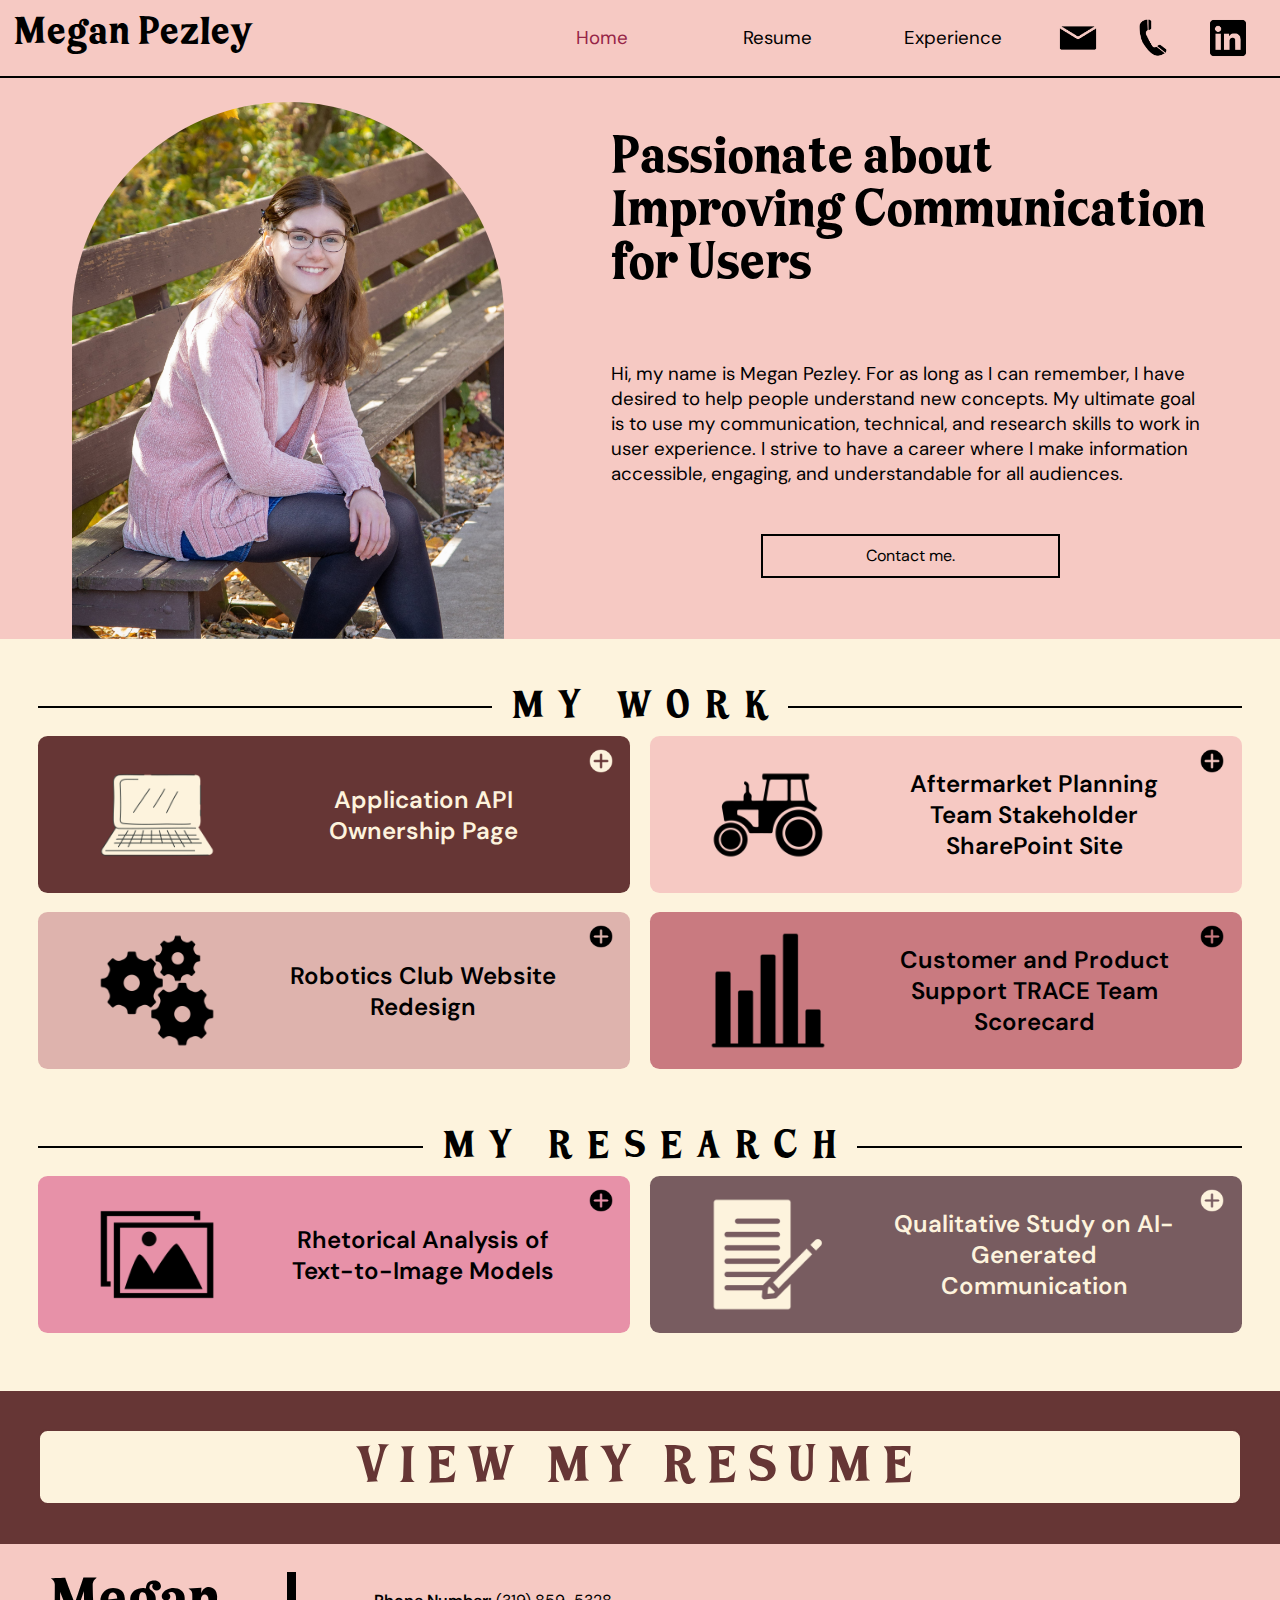
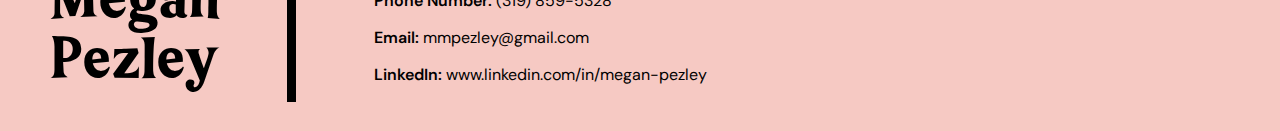
<file: index.html>
<!DOCTYPE html>
<html>
<head>
<meta charset="utf-8">
<meta content="width=device-width, initial-scale=1" name="viewport" />
<title>Megan Pezley</title>
<link href="resume\style.css" rel="stylesheet">
<script src="resume\button_actions.js"></script>
</head>
<body>


<header>
	<div class="headerName">
		<h1>Megan Pezley</h1>
	</div>
	<div class="headerNavigateHome">
		<p class="currentPage">Home</p>
	</div>
	<div class="headerNavigateResume">
		<p class="navigation"><a href="resume\resume.html" class="navigation">Resume</a> 
	</div>
	<div class="headerNavigateExperience">
		<p class="navigation"><a href="resume\experience.html" class="navigation">Experience</a></p>
	</div>
	<div class="headerEmail">
		<a href="mailto:mmpezley@gmail.com" onmouseover="hoverEmail()" onmouseout="leaveEmail()"><img src="resume\images\navigationImages\email.png" alt="Email Megan" class="navigationPhotos emailBlack" id="emailBlack"><img src="resume\images\navigationImages\emailPink.png" alt="Email Megan" class="navigationPhotos emailPink" id="emailPink"></a>
	</div>
	<div class="headerPhone">
		<a href="telto:319-859-5328" onmouseover="hoverPhone()" onmouseout="leavePhone()"><img src="resume\images\navigationImages\phone.png" alt="Call Megan" class="navigationPhotos phoneBlack" id="phoneBlack"><img src="resume\images\navigationImages\phonePink.png" alt="Call Megan" class="navigationPhotos phonePink" id="phonePink"></a>
	</div>
	<div class="headerLinkedIn">
		<a href="https://www.linkedin.com/in/megan-pezley" target="_blank"onmouseover="hoverLinkedIn()" onmouseout="leaveLinkedIn()"><img src="resume\images\navigationImages\linkedin.png" alt="Find Megan on LinkedIn" class="navigationPhotos linkedinBlack" id="linkedinBlack"><img src="resume\images\navigationImages\linkedinPink.png" alt="Call Megan" class="navigationPhotos linkedinPink" id="linkedinPink"></a>
	</div>

		
</header>

<main>
	<div class="homeTop">
		<div class="homeTop1">
			<img src="resume\images\homepageImages\MeganPezleyHeadshot4.jpg" alt="Megan Pezley" class="roundHeadshot center">
		</div>
		<div class="homeTop2a">
			<h2 id="homeTitle">Passionate about Improving Communication for Users</h2>
		</div>
		<div class="homeTop2b">
			<p class="home">Hi, my name is Megan Pezley. For as long as I can remember, I have desired to help people understand new concepts. My ultimate goal is to use my communication, technical, and research skills to work in user experience. I strive to have a career where I make information accessible, engaging, and understandable for all audiences.</p>
			<a href="mailto:mmpezley@gmail.com" class="aboutMeButton"><p class="aboutMeButton">Contact me.</p></a>
		</div>
	</div>
	
	<div class="homeExperiences">
		<div class="workExperiences">
			<div class="homeWorkExperiencesTitle">	
				<h3 class="experienceTitle">MY WORK</h3>
			</div>

			<a href="resume\apiOwnership.html" class="apiOwnership">
				<div class="apiOwnership">		
					<div class="apiOwnershipImageCol" id="apiOwnershipImageCol">
						<img src="resume\images\homepageImages\computer.png" alt="Computer" class="experiencePhoto center">
					</div>
					<div class="apiOwnershipTitleCol">
						<p class="experienceText">Application API Ownership Page</p>
					</div>
					<div class="apiOwnershipMoreCol">
						<img src="resume\images\homepageImages\ivoryMore.png" alt="Learn more about this project" class="more right">
					</div>
				</div>
			</a>
			
			<a href="resume\aftermarketsharepoint.html" class="aftermarket">
				<div class="aftermarket" onmouseover="hoverAftermarket()" onmouseout="leaveAftermarket()">
					<div class="aftermarketImageCol" id="aftermarketImageCol">
						<img src="resume\images\homepageImages\tractor.png" alt="Tractor" class="experiencePhoto center">
					</div>
					<div class="aftermarketImageColHover" id="aftermarketImageColHover">
						<img src="resume\images\homepageImages\tractorIvory.png" alt="Tractor" class="experiencePhoto center">
					</div>
					<div class="aftermarketTitleCol">
						<p class="experienceText">Aftermarket Planning Team Stakeholder SharePoint Site</p>
					</div>
					<div class="aftermarketMoreCol" id="aftermarketMoreCol">
						<img src="resume\images\homepageImages\blackMore.png" alt="Learn more about this project" class="more right">
					</div>
					<div class="aftermarketMoreColHover" id="aftermarketMoreColHover">
						<img src="resume\images\homepageImages\ivoryMore.png" alt="Learn more about this project" class="more right">
					</div>
				</div>
			</a>
			
			<a href="resume\roboticsclubwebsite.html" class="robotics">
				<div class="robotics" onmouseover="hoverRobotics()" onmouseout="leaveRobotics()">
					<div class="roboticsImageCol" id="roboticsImageCol">
						<img src="resume\images\homepageImages\gears.png" alt="Gears" class="experiencePhoto center">
					</div>
					<div class="roboticsImageColHover" id="roboticsImageColHover">
						<img src="resume\images\homepageImages\gearsIvory.png" alt="Gears" class="experiencePhoto center">
					</div>
					<div class="roboticsTitleCol">
						<p class="experienceText">Robotics Club Website Redesign</p>
					</div>
					<div class="roboticsMoreCol" id="roboticsMoreCol">
						<img src="resume\images\homepageImages\blackMore.png" alt="Learn more about this project" class="more right">
					</div>
					<div class="roboticsMoreColHover" id="roboticsMoreColHover">
						<img src="resume\images\homepageImages\ivoryMore.png" alt="Learn more about this project" class="more right">
					</div>
				</div>
			</a>
			
			<a href="resume\johndeerescorecard.html" class="cpsTrace">
				<div class="cpsTrace" onmouseover="hoverScorecard()" onmouseout="leaveScorecard()">
					<div class="cpsTraceImageCol" id="cpsTraceImageCol">
						<img src="resume\images\homepageImages\barChart.png" alt="Bar Chart" class="experiencePhoto center">
					</div>
					<div class="cpsTraceImageColHover" id="cpsTraceImageColHover">
						<img src="resume\images\homepageImages\barChartIvory.png" alt="Bar Chart" class="experiencePhoto center">
					</div>
					<div class="cpsTraceTitleCol">
						<p class="experienceText">Customer and Product Support TRACE Team Scorecard</p>
					</div>
					<div class="cpsTraceMoreCol" id="cpsTraceMoreCol">
						<img src="resume\images\homepageImages\blackMore.png" alt="Learn more about this project" class="more right">
					</div>
					<div class="cpsTraceMoreColHover" id="cpsTraceMoreColHover">
						<img src="resume\images\homepageImages\ivoryMore.png" alt="Learn more about this project" class="more right">
					</div>
				</div>
			</a>

		</div>
		<div class="researchExperiences">
			<div class="homeResearchExperiencesTitle">	
				<h3 class="experienceTitle">MY RESEARCH</h3>
			</div>
			<a href="resume\documents\research\RhetoricalCriticTextToImageModels.pdf" target="_blank" class="textToImage">
				
				<div class="textToImage" onmouseover="hoverTextToImageModel()" onmouseout="leaveTextToImageModel()">
					<div class="textToImageImageCol" id="textToImageImageCol2">
						<img src="resume\images\homepageImages\imagesIcon.png" alt="Images" class="experiencePhoto center">
					</div>
					<div class="textToImageImageColHover" id="textToImageImageColHover2">
						<img src="resume\images\homepageImages\imagesIconIvory.png" alt="Images" class="experiencePhoto center">
					</div>
					
				
					<div class="textToImageTitleCol">
						<p class="experienceText">Rhetorical Analysis of Text-to-Image Models</p>
					</div>
					<div class="textToImageMoreCol" id="textToImageMoreCol2">
						<img src="resume\images\homepageImages\blackMore.png" alt="Learn more about this project" class="more right">
					</div>
					<div class="textToImageMoreColHover" id="textToImageMoreColHover2">
						<img src="resume\images\homepageImages\ivoryMore.png" alt="Learn more about this project" class="more right">
					</div>
				</div>
			</a>
			<a href="resume\documents\research\AICommunicationBiases.pdf" target="_blank" class="aiGenerated">
				<div class="aiGenerated">
					<div class="aiGeneratedImageCol">
						<img src="resume\images\homepageImages\pencilPaper.png" alt="Pencil and Paper" class="experiencePhoto center">
					</div>
					<div class="aiGeneratedTitleCol">
						<p class="experienceText">Qualitative Study on AI-Generated Communication</p>
					</div>
					<div class="aiGeneratedMoreCol">
						<img src="resume\images\homepageImages\ivoryMore.png" alt="Learn more about this project" class="more right">
					</div>
				</div>
			</a>
		</div>
	</div>
	<div class="homeResume">	
		<a href="resume\resume.html" class="homeResumeButton"><h2 class="homeResumeButton">VIEW MY RESUME</h2></a>
	</div>
</main>

<footer>
	<div class="nameFooter">
		<h1 class="nameFooter">Megan Pezley</h1>
	</div>
	<div class="contact">
		<div class="conInfo">
			<p class="coninfo"><span class="bold">Phone Number:</span> (319) 859-5328 </p>
			<p class="coninfo"><span class="bold">Email:</span> <a href="mailto:mmpezley@gmail.com" class="footer">mmpezley@gmail.com</a></p>
			<p class="coninfo"><span class="bold">LinkedIn:</span> <a href="https://www.linkedin.com/in/megan-pezley" target="_blank" class="footer">www.linkedin.com/in/megan-pezley</a></p>
		</div>
	</div>
</footer>

</body>
</html>
</file>
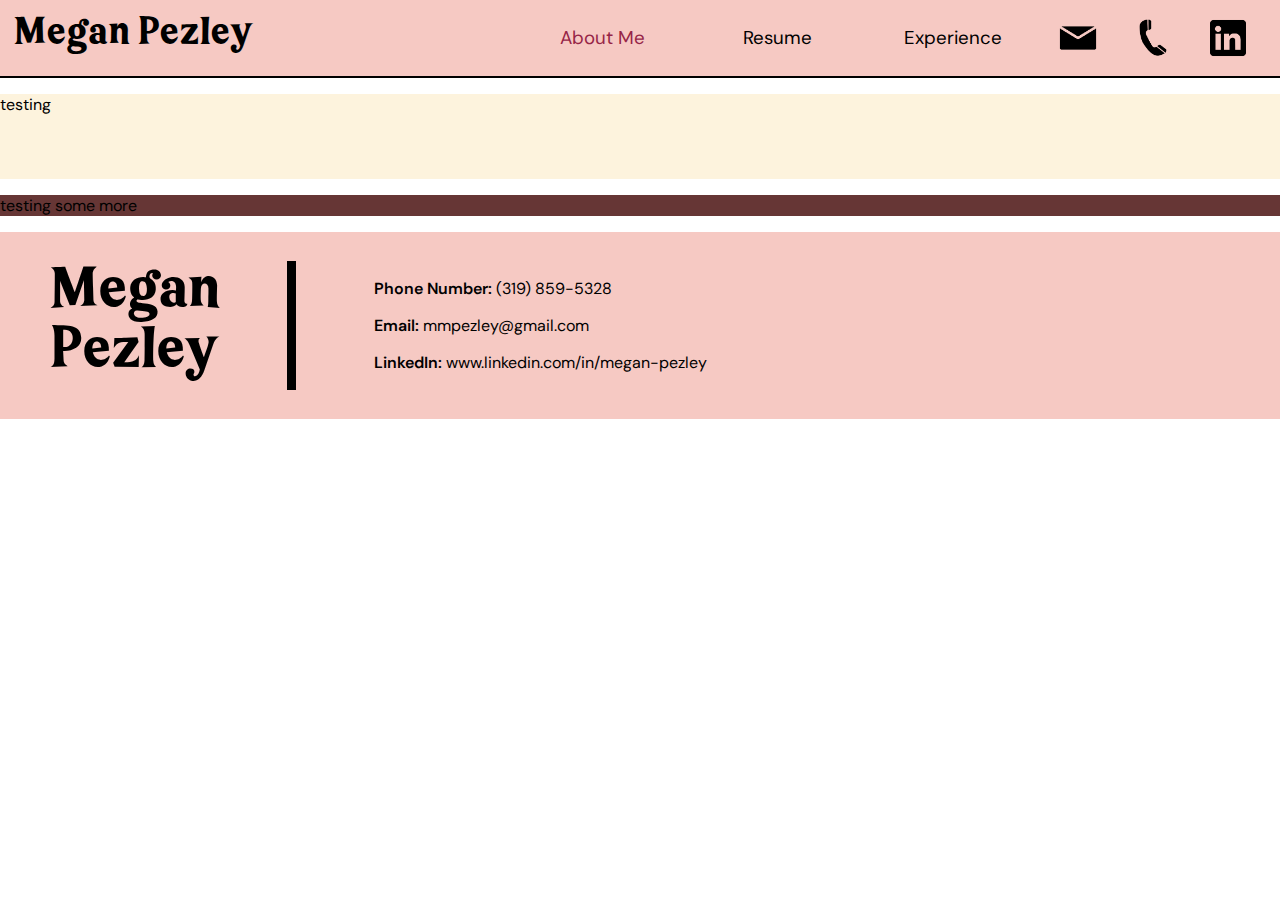
<file: resume/about.html>
<!DOCTYPE html>
<html>
<head>
<meta charset="utf-8">
<meta content="width=device-width, initial-scale=1" name="viewport" />
<title>About - Megan Pezley</title>
<link href="style.css" rel="stylesheet">
<script src="button_actions.js"></script>

</head>
<body>


<header>
	<div class="headerName">
		<a href="../index.html" class="navigationName"><h1 class="navigationName">Megan Pezley</h1></a>
	</div>
	<div class="headerNavigateResume">
		<p class="navigation"><a href="resume.html" class="navigation">Resume</a> 
	</div>
	<div class="headerNavigateExperience">
		<p class="navigation"><a href="experience.html" class="navigation">Experience</a></p>
	</div>
	<div class="headerNavigateAbout">
		<p class="currentPage">About Me</p>
	</div>
	<div class="headerEmail">
		<a href="mailto:mmpezley@gmail.com" onmouseover="hoverEmail()" onmouseout="leaveEmail()"><img src="images\navigationImages\email.png" alt="Email Megan" class="navigationPhotos emailBlack" id="emailBlack"><img src="images\navigationImages\emailPink.png" alt="Email Megan" class="navigationPhotos emailPink" id="emailPink"></a>
	</div>
	<div class="headerPhone">
		<a href="telto:319-859-5328" onmouseover="hoverPhone()" onmouseout="leavePhone()"><img src="images\navigationImages\phone.png" alt="Call Megan" class="navigationPhotos phoneBlack" id="phoneBlack"><img src="images\navigationImages\phonePink.png" alt="Call Megan" class="navigationPhotos phonePink" id="phonePink"></a>
	</div>
	<div class="headerLinkedIn">
		<a href="https://www.linkedin.com/in/megan-pezley" target="_blank"onmouseover="hoverLinkedIn()" onmouseout="leaveLinkedIn()"><img src="images\navigationImages\linkedin.png" alt="Find Megan on LinkedIn" class="navigationPhotos linkedinBlack" id="linkedinBlack"><img src="images\navigationImages\linkedinPink.png" alt="Call Megan" class="navigationPhotos linkedinPink" id="linkedinPink"></a>
	</div>

		
</header>

<main>
	
	
	<div class="homeExperiences">
		<p>testing</p>
	</div>
	
	<div class="homeResume">
		<p>testing some more</p>
	</div>
</main>

<footer>
	<div class="nameFooter">
		<a href="../index.html" class="navigationName"><h1 class="nameFooter">Megan Pezley</h1></a>
	</div>
	<div class="contact">
		<div class="conInfo">
			<p class="coninfo"><span class="bold">Phone Number:</span> (319) 859-5328 </p>
			<p class="coninfo"><span class="bold">Email:</span> <a href="mailto:mmpezley@gmail.com" class="footer">mmpezley@gmail.com</a></p>
			<p class="coninfo"><span class="bold">LinkedIn:</span> <a href="https://www.linkedin.com/in/megan-pezley" target="_blank" class="footer">www.linkedin.com/in/megan-pezley</a></p>
		</div>
	</div>
</footer>

</body>
</html>
</file>
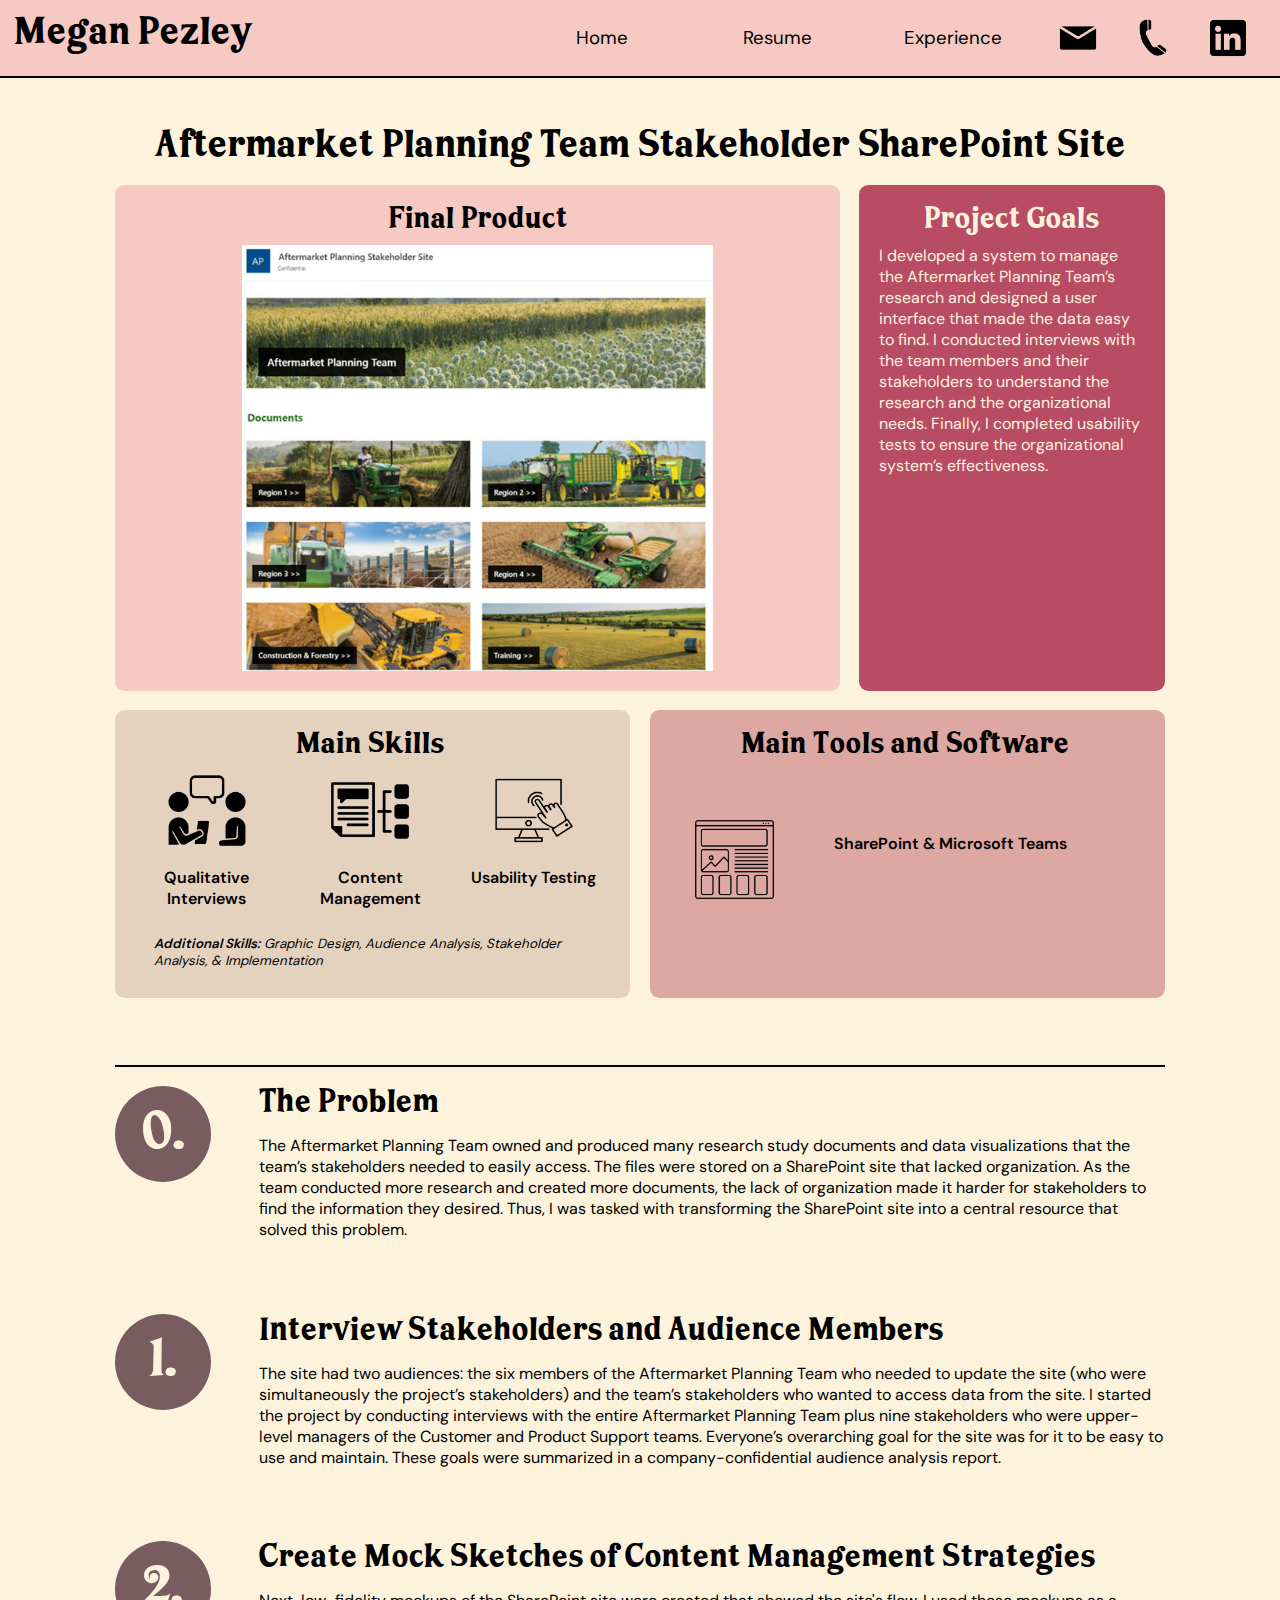
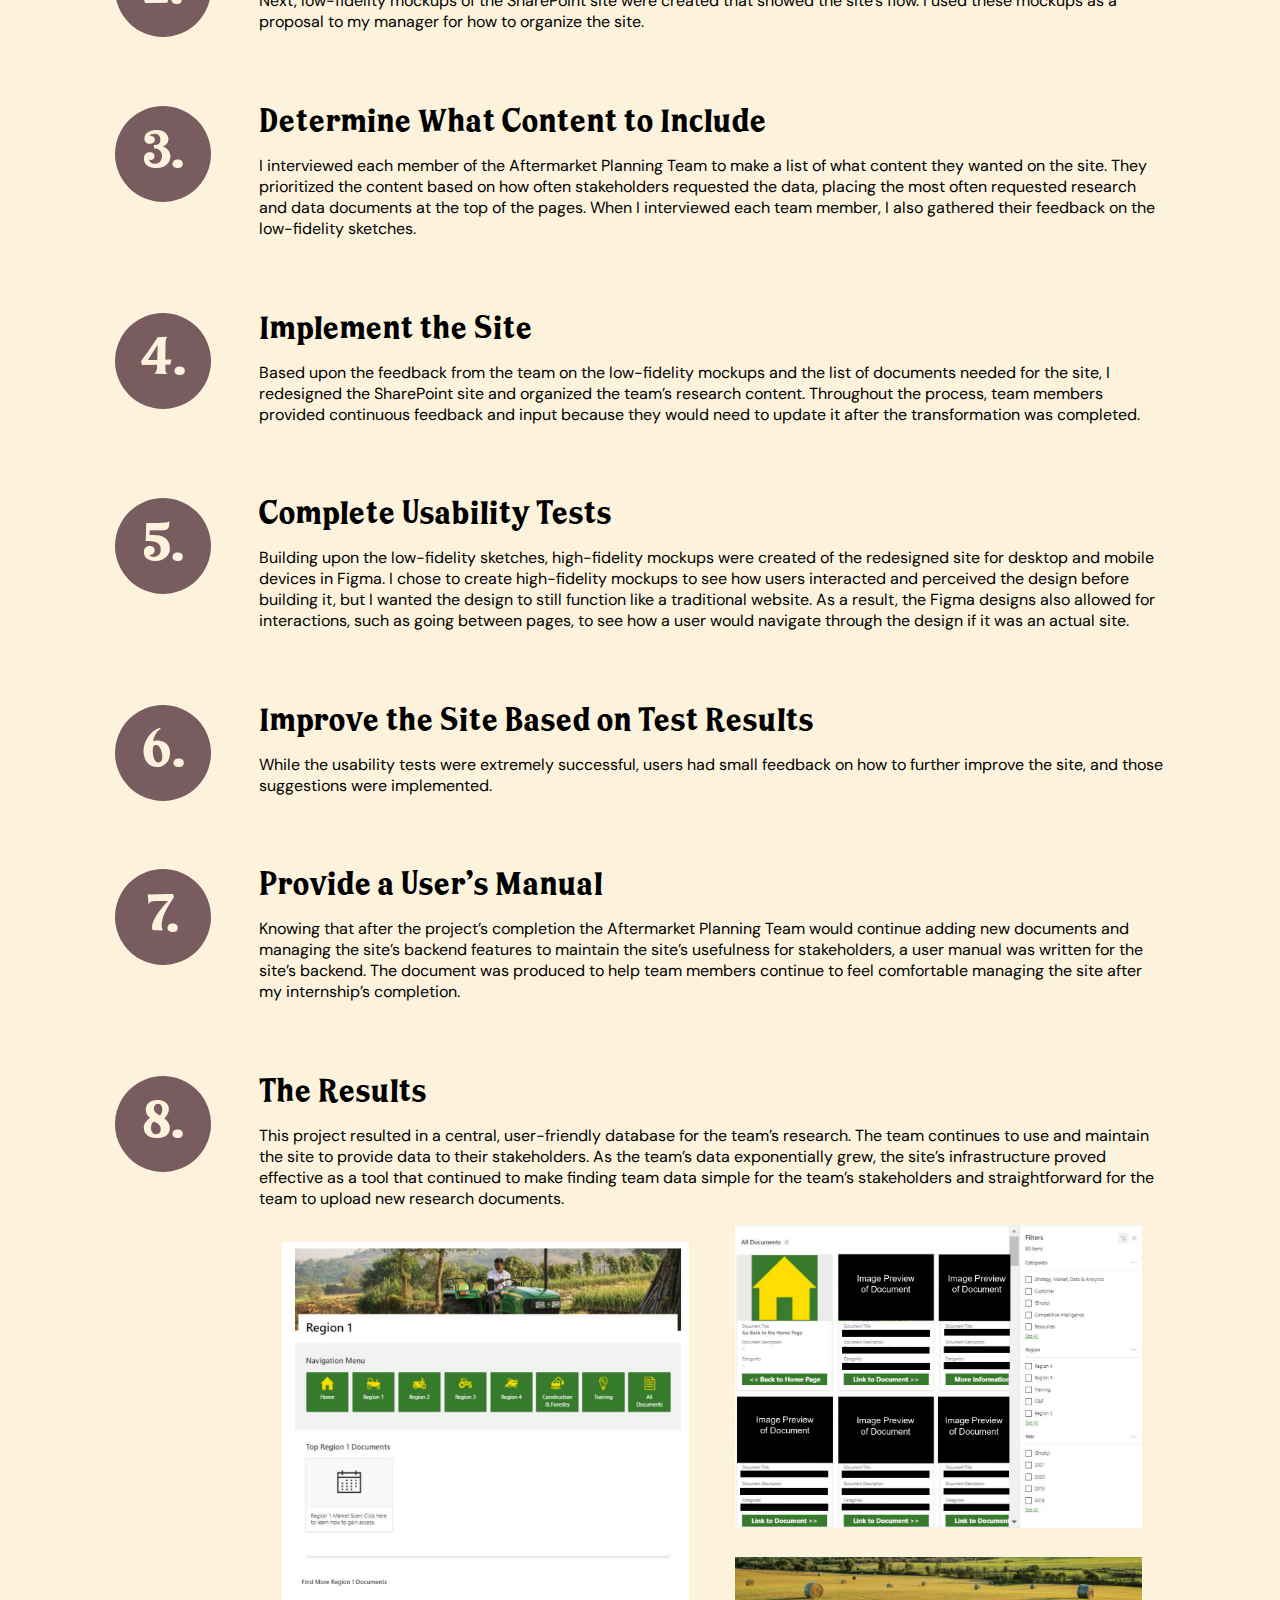
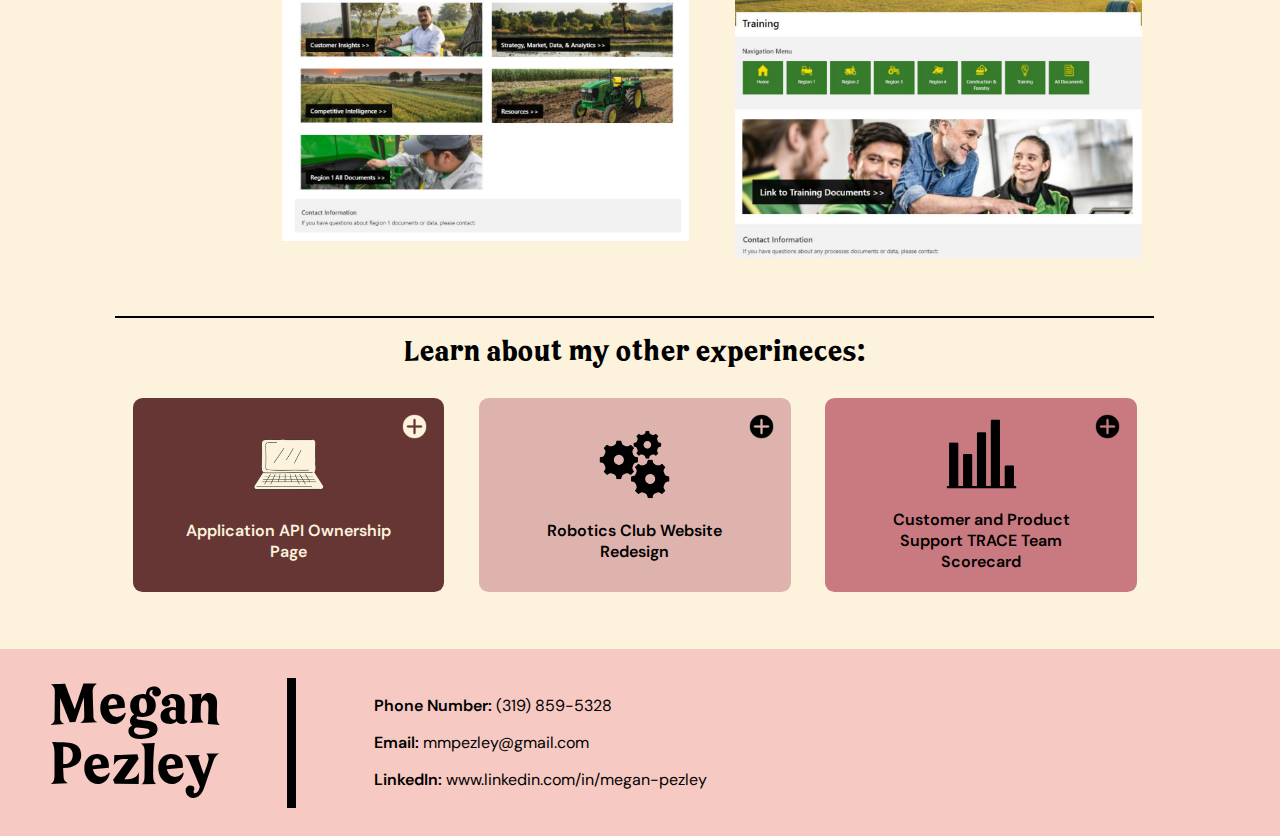
<file: resume/aftermarketsharepoint.html>
<!DOCTYPE html>
<html>
<head>
<meta charset="utf-8">
<meta content="width=device-width, initial-scale=1" name="viewport" />
<title>Aftermarket Planning Team Stakeholder SharePoint Site</title>
<link href="style.css" rel="stylesheet">
<link href="style_experiences.css" rel="stylesheet">
<script src="button_actions.js"></script>
</head>
<body>


<header>
	<div class="headerName">
		<a href="../index.html" class="navigationName"><h1 class="navigationName">Megan Pezley</h1></a>
	</div>
	<div class="headerNavigateHome">
		<p class="navigation"><a href="../index.html" class="navigation">Home</a></p>
	</div>
	<div class="headerNavigateResume">
		<p class="navigation"><a href="resume.html" class="navigation">Resume</a> 
	</div>
	<div class="headerNavigateExperience">
		<p class="navigation"><a href="experience.html" class="navigation">Experience</a></p>
	</div>
	<div class="headerEmail">
		<a href="mailto:mmpezley@gmail.com" onmouseover="hoverEmail()" onmouseout="leaveEmail()"><img src="images\navigationImages\email.png" alt="Email Megan" class="navigationPhotos emailBlack" id="emailBlack"><img src="images\navigationImages\emailPink.png" alt="Email Megan" class="navigationPhotos emailPink" id="emailPink"></a>
	</div>
	<div class="headerPhone">
		<a href="telto:319-859-5328" onmouseover="hoverPhone()" onmouseout="leavePhone()"><img src="images\navigationImages\phone.png" alt="Call Megan" class="navigationPhotos phoneBlack" id="phoneBlack"><img src="images\navigationImages\phonePink.png" alt="Call Megan" class="navigationPhotos phonePink" id="phonePink"></a>
	</div>
	<div class="headerLinkedIn">
		<a href="https://www.linkedin.com/in/megan-pezley" target="_blank"onmouseover="hoverLinkedIn()" onmouseout="leaveLinkedIn()"><img src="images\navigationImages\linkedin.png" alt="Find Megan on LinkedIn" class="navigationPhotos linkedinBlack" id="linkedinBlack"><img src="images\navigationImages\linkedinPink.png" alt="Call Megan" class="navigationPhotos linkedinPink" id="linkedinPink"></a>
	</div>

		
</header>

<main>
	<div class="experienceTitleSection">
		<h2 class="experienceExampleTitle">Aftermarket Planning Team Stakeholder SharePoint Site</h2>
	</div>
	<div class="experienceBasics">
		<div class="finalProduct">
			<h3 class="basicsTitle">Final Product</h3>
			<img src="images\aftermarket\JohnDeere_2021.png" alt="Aftermarket Planning Team Stakeholder SharePoint Site Homepage"  class="experiencePhotoMedium center aftermarketFinal">
		</div>
		<div class="productGoals">
			<h3 class="basicsTitle">Project Goals</h3>
			<p class="goalsParagraph">I developed a system to manage the Aftermarket Planning Team’s research and designed a user interface that made the data easy to find.  I conducted interviews with the team members and their stakeholders to understand the research and the organizational needs. Finally, I completed usability tests to ensure the organizational system’s effectiveness.</p>
		</div>
		<div class="mainSkills">
			<div class="mainSkillsTitle">
				<h3 class="basicsTitle">Main Skills</h3>
			</div>
			<div class="mainSkills1a">
				<img src="images\skillsToolsIcons\interviews.png" alt="Qualitative Interviews" class="basicsPhotos center">
			</div>
			<div class="mainSkills1b">
				<p class="basicsLabelsSkills bold">Qualitative Interviews</p>
			</div>
			<div class="mainSkills2a">
				<img src="images\skillsToolsIcons\contentManagement.png" alt="Content Management" class="basicsPhotos center">
			</div>
			<div class="mainSkills2b">
				<p class="basicsLabelsSkills bold">Content Management</p>
			</div>
			<div class="mainSkills3a">
				<img src="images\skillsToolsIcons\usabilityTesting.png" alt="Usability Testing" class="basicsPhotos center">
			</div>
			<div class="mainSkills3b">
				<p class="basicsLabelsSkills bold">Usability Testing</p>
			</div>
			<div class="mainSkillsOther">
				<p class="italic basicsOther"><span class="bold">Additional Skills:</span> Graphic Design, Audience Analysis, Stakeholder Analysis, & Implementation</p>
			</div>
		</div>
		<div class="mainToolsSoftware">
			<div class="mainToolsSoftwareTitle">
				<h3 class="basicsTitle">Main Tools and Software</h3>
			</div>
			<div class="mainToolsSoftware1">
				<img src="images\skillsToolsIcons\roboticsTools.png" alt="Main Tools for the the Robotics Club Website Redesign" class="basicsPhotos center">
			</div>
			<div class="mainToolsSoftware2">
				<p class="basicsLabelsTools bold">SharePoint & Microsoft Teams</p>
			</div>
		</div>
	</div>
	<div class="experienceDetails">
		<div class="step0 step">
			<div class="stepCircle0 stepCircle">
				<div class="stepNumber0">
					<h2 class="stepNumber">0.</h2>
				</div>
			</div>
			<div class="stepTitle0">
				<h2 class="experienceHead">The Problem</h3>
			</div>
			<div class="stepContent0">
				<p class="experienceTextContent">The Aftermarket Planning Team owned and produced many research study documents and data visualizations that the team’s stakeholders needed to easily access.  The files were stored on a SharePoint site that lacked organization.  As the team conducted more research and created more documents, the lack of organization made it harder for stakeholders to find the information they desired.  Thus, I was tasked with transforming the SharePoint site into a central resource that solved this problem.</p>
	
			</div>
		</div>
		<div class="step1 step">
			<div class="stepCircle1 stepCircle">
				<div class="stepNumber1">
					<h2 class="stepNumber">1.</h2>
				</div>
			</div>
			<div class="stepTitle1">
				<h2 class="experienceHead">Interview Stakeholders and Audience Members</h3>
			</div>
			<div class="stepContent1">
				<p class="experienceTextContent">The site had two audiences: the six members of the Aftermarket Planning Team who needed to update the site (who were simultaneously the project’s stakeholders) and the team’s stakeholders who wanted to access data from the site.  I started the project by conducting interviews with the entire Aftermarket Planning Team plus nine stakeholders who were upper-level managers of the Customer and Product Support teams.  Everyone’s overarching goal for the site was for it to be easy to use and maintain.  These goals were summarized in a company-confidential audience analysis report.</p>
			</div>
		</div>
		
		<div class="step2 step">
			<div class="stepCircle2 stepCircle">
				<div class="stepNumber2">
					<h2 class="stepNumber">2.</h2>
				</div>
			</div>
			<div class="stepTitle2">
				<h2 class="experienceHead">Create Mock Sketches of Content Management Strategies</h3>
			</div>
			<div class="stepContent2">
				<p class="experienceTextContent">Next, low-fidelity mockups of the SharePoint site were created that showed the site's flow. I used these mockups as a proposal to my manager for how to organize the site.</p> 
			</div>
		</div>
		
		<div class="step3 step">
			<div class="stepCircle3 stepCircle">
				<div class="stepNumber3">
					<h2 class="stepNumber">3.</h2>
				</div>
			</div>
			<div class="stepTitle3">
				<h2 class="experienceHead">Determine What Content to Include</h3>
			</div>
			<div class="stepContent3">
				<p class="experienceTextContent">I interviewed each member of the Aftermarket Planning Team to make a list of what content they wanted on the site.  They prioritized the content based on how often stakeholders requested the data, placing the most often requested research and data documents at the top of the pages.  When I interviewed each team member, I also gathered their feedback on the low-fidelity sketches.</p>
			</div>
		</div>
		
		
		<div class="step4 step">
			<div class="stepCircle4 stepCircle">
				<div class="stepNumber4">
					<h2 class="stepNumber">4.</h2>
				</div>
			</div>
			<div class="stepTitle4">
				<h2 class="experienceHead">Implement the Site</h3>
			</div>
			<div class="stepContent4">
				<p class="experienceTextContent">Based upon the feedback from the team on the low-fidelity mockups and the list of documents needed for the site, I redesigned the SharePoint site and organized the team’s research content.  Throughout the process, team members provided continuous feedback and input because they would need to update it after the transformation was completed.</p>
			</div>
		</div>
		
		<div class="step5 step">
			<div class="stepCircle5 stepCircle">
				<div class="stepNumber5">
					<h2 class="stepNumber">5.</h2>
				</div>
			</div>
			<div class="stepTitle5">
				<h2 class="experienceHead">Complete Usability Tests</h3>
			</div>
			<div class="stepContent5">
				<p class="experienceTextContent">Building upon the low-fidelity sketches, high-fidelity mockups were created of the redesigned site for desktop and mobile devices in Figma.  I chose to create high-fidelity mockups to see how users interacted and perceived the design before building it, but I wanted the design to still function like a traditional website.  As a result, the Figma designs also allowed for interactions, such as going between pages, to see how a user would navigate through the design if it was an actual site.</p>
			</div>
		</div>
		
		<div class="step6 step">
			<div class="stepCircle6 stepCircle">
				<div class="stepNumber6">
					<h2 class="stepNumber">6.</h2>
				</div>
			</div>
			<div class="stepTitle6">
				<h2 class="experienceHead">Improve the Site Based on Test Results</h3>
			</div>
			<div class="stepContent6">
				<p class="experienceTextContent">While the usability tests were extremely successful, users had small feedback on how to further improve the site, and those suggestions were implemented.</p>
			</div>
		</div>
		
		<div class="step7 step">
			<div class="stepCircle7 stepCircle">
				<div class="stepNumber7">
					<h2 class="stepNumber">7.</h2>
				</div>
			</div>
			<div class="stepTitle7">
				<h2 class="experienceHead">Provide a User’s Manual</h3>
			</div>
			<div class="stepContent7">
				<p class="experienceTextContent">Knowing that after the project’s completion the Aftermarket Planning Team would continue adding new documents and managing the site’s backend features to maintain the site’s usefulness for stakeholders, a user manual was written for the site’s backend.  The document was produced to help team members continue to feel comfortable managing the site after my internship’s completion.</p>
			</div>
		</div>
		
		<div class="step8 step">
			<div class="stepCircle8 stepCircle">
				<div class="stepNumber8">
					<h2 class="stepNumber">8.</h2>
				</div>
			</div>
			<div class="stepTitle8">
				<h2 class="experienceHead">The Results</h3>
			</div>
			<div class="stepContent8">
				<p class="experienceTextContent">This project resulted in a central, user-friendly database for the team’s research.  The team continues to use and maintain the site to provide data to their stakeholders.  As the team’s data exponentially grew, the site’s infrastructure proved effective as a tool that continued to make finding team data simple for the team’s stakeholders and straightforward for the team to upload new research documents.</p>
			</div>
			<div class="stepImages8">
				<div class="AftermarketStep8">
					<div class="AftermarketStep8a">
						<img src="images\aftermarket\SharePoint_Region1.png" alt="Persona Page 1" class="experiencePhotoExtraLarge center">
					</div>
					<div class="AftermarketStep8b">
						<img src="images\aftermarket\SharePoint_AllDocuments.png" alt="Persona Page 2"  class="experiencePhotoExtraLarge center APIPhotosStep2">
						<img src="images\aftermarket\SharePoint_Training.png" alt="Persona Page 2"  class="experiencePhotoExtraLarge center">
					</div>
				</div>

			</div>
			
		</div>

	</div>	
	
	<div class="navExperienceAftermarket otherExperiences">
		<div class="navTitle">
			<h3 class="otherExperienceTitle">Learn about my other experineces:</h3>
		</div>
		<a href="apiOwnership.html" class="apiLink experienceColumn">
			<div>
				<img src="images\homepageImages\ivoryMore.png" alt="Learn more about this project" class="navigateLearnMore right">
				<img src="images\homepageImages\computer.png" alt="Application API Ownership Page" class="navigationPhoto center">
				<p class="experienceNavBottom">Application API Ownership Page</p>
			</div>
		</a>
		<a href="roboticsclubwebsite.html" class="roboticsLink experienceColumn" id="roboticsLinkExperiences" onmouseover="hoverRoboticsExperiences()" onmouseout="leaveRoboticsExperiences()">
			<div>
				<img src="images\homepageImages\blackMore.png" alt="Learn more about this project" class="navigateLearnMore right roboticsLinkExperiencesMore" id="roboticsLinkExperiencesMore">
				<img src="images\homepageImages\ivoryMore.png" alt="Learn more about this project" class="navigateLearnMore right roboticsLinkExperiencesMoreHover" id="roboticsLinkExperiencesMoreHover">
				<img src="images\homepageImages\gears.png" alt="Robotics Club Website Redesign" class="navigationPhoto center roboticsLinkExperiencesImage" id="roboticsLinkExperiencesImage">
				<img src="images\homepageImages\gearsIvory.png" alt="Robotics Club Website Redesign" class="navigationPhoto center roboticsLinkExperiencesImageHover" id="roboticsLinkExperiencesImageHover">
				<p class="experienceNavBottom">Robotics Club Website Redesign</p>
			</div>
		</a>
		<a href="johndeerescorecard.html" class="scorecardLink experienceColumn" id="scorecardLinkExperiences" onmouseover="hoverScorecardExperiences()" onmouseout="leaveScorecardExperiences()">
			<div>
				<img src="images\homepageImages\blackMore.png" alt="Learn more about this project" class="navigateLearnMore right scorecardLinkExperiencesMore" id="scorecardLinkExperiencesMore">
				<img src="images\homepageImages\ivoryMore.png" alt="Learn more about this project" class="navigateLearnMore right scorecardLinkExperiencesMoreHover" id="scorecardLinkExperiencesMoreHover">
				<img src="images\homepageImages\barChart.png" alt="Customer and Product Support TRACE Team Scorecard" class="navigationPhoto center scorecardLinkExperiencesImage" id="scorecardLinkExperiencesImage">
				<img src="images\homepageImages\barChartIvory.png" alt="Customer and Product Support TRACE Team Scorecard" class="navigationPhoto center scorecardLinkExperiencesImageHover" id="scorecardLinkExperiencesImageHover">
				<p class="experienceNavBottom">Customer and Product Support TRACE Team Scorecard</p>
			</div>
		</a>
		
	</div>
	
</main>

<footer>
	<div class="nameFooter">
		<a href="../index.html" class="navigationName"><h1 class="nameFooter">Megan Pezley</h1></a>
	</div>
	<div class="contact">
		<div class="conInfo">
			<p class="coninfo"><span class="bold">Phone Number:</span> (319) 859-5328 </p>
			<p class="coninfo"><span class="bold">Email:</span> <a href="mailto:mmpezley@gmail.com" class="footer">mmpezley@gmail.com</a></p>
			<p class="coninfo"><span class="bold">LinkedIn:</span> <a href="https://www.linkedin.com/in/megan-pezley" target="_blank" class="footer">www.linkedin.com/in/megan-pezley</a></p>
		</div>
	</div>
</footer>

</body>
</html>
</file>
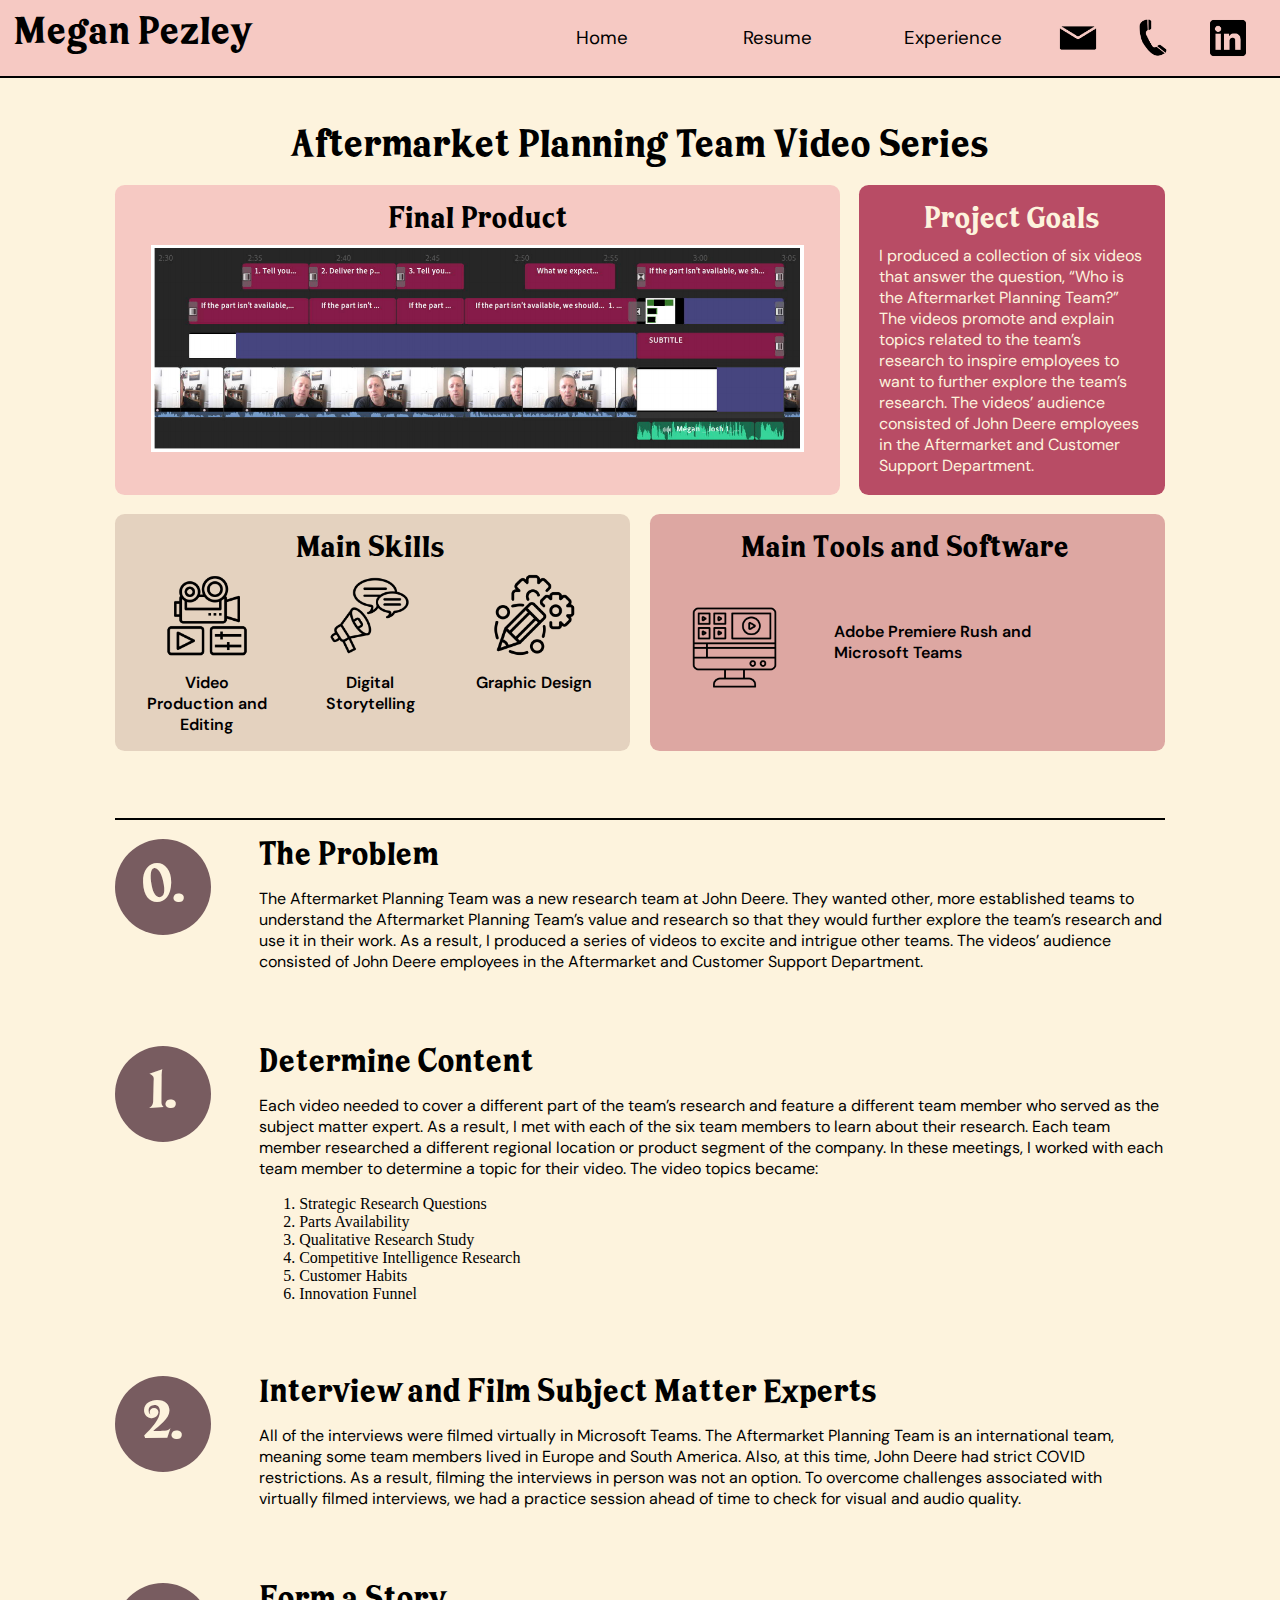
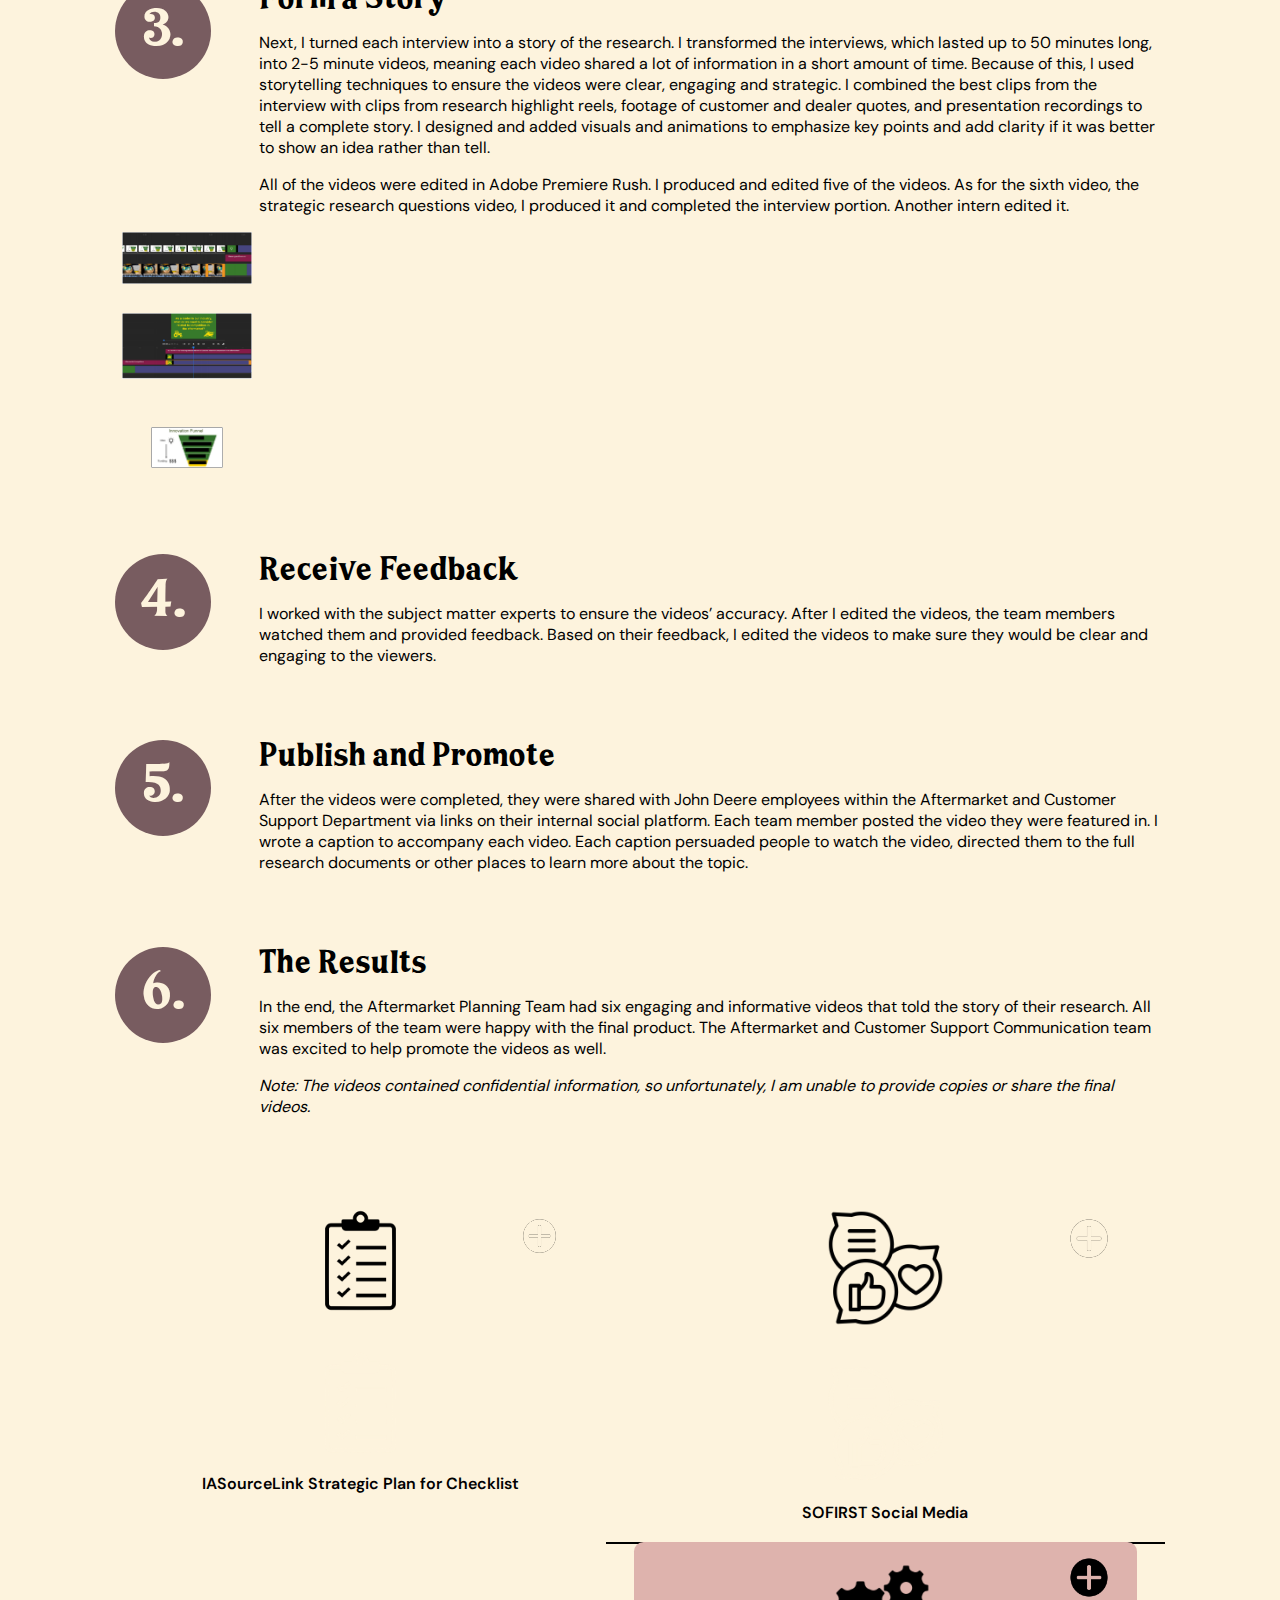
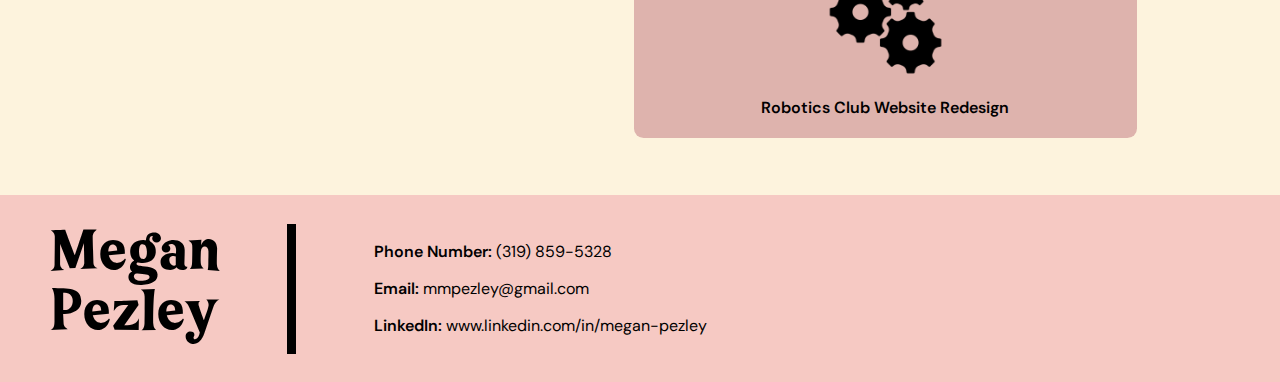
<file: resume/aftermarketvideos.html>
<!DOCTYPE html>
<html>
<head>
<meta charset="utf-8">
<meta content="width=device-width, initial-scale=1" name="viewport" />
<title>Aftermarket Planning Team Video Series</title>
<link href="style.css" rel="stylesheet">
<link href="style_experiences.css" rel="stylesheet">
<script src="button_actions.js"></script>

</head>
<body>


<header>
	<div class="headerName">
		<a href="../index.html" class="navigationName"><h1 class="navigationName">Megan Pezley</h1></a>
	</div>
	<div class="headerNavigateHome">
		<p class="navigation"><a href="../index.html" class="navigation">Home</a></p>
	</div>
	<div class="headerNavigateResume">
		<p class="navigation"><a href="resume.html" class="navigation">Resume</a> 
	</div>
	<div class="headerNavigateExperience">
		<p class="navigation"><a href="experience.html" class="navigation">Experience</a></p>
	</div>
	<div class="headerEmail">
		<a href="mailto:mmpezley@gmail.com" onmouseover="hoverEmail()" onmouseout="leaveEmail()"><img src="images\navigationImages\email.png" alt="Email Megan" class="navigationPhotos emailBlack" id="emailBlack"><img src="images\navigationImages\emailPink.png" alt="Email Megan" class="navigationPhotos emailPink" id="emailPink"></a>
	</div>
	<div class="headerPhone">
		<a href="telto:319-859-5328" onmouseover="hoverPhone()" onmouseout="leavePhone()"><img src="images\navigationImages\phone.png" alt="Call Megan" class="navigationPhotos phoneBlack" id="phoneBlack"><img src="images\navigationImages\phonePink.png" alt="Call Megan" class="navigationPhotos phonePink" id="phonePink"></a>
	</div>
	<div class="headerLinkedIn">
		<a href="https://www.linkedin.com/in/megan-pezley" target="_blank"onmouseover="hoverLinkedIn()" onmouseout="leaveLinkedIn()"><img src="images\navigationImages\linkedin.png" alt="Find Megan on LinkedIn" class="navigationPhotos linkedinBlack" id="linkedinBlack"><img src="images\navigationImages\linkedinPink.png" alt="Call Megan" class="navigationPhotos linkedinPink" id="linkedinPink"></a>
	</div>

		
</header>

<main>
	<div class="experienceTitleSection">
		<h2 class="experienceExampleTitle">Aftermarket Planning Team Video Series</h2>
	</div>
	<div class="experienceBasics">
		<div class="finalProduct">
			<h3 class="basicsTitle">Final Product</h3>
			<img src="images\aftermarketVideos\FinalProduct.png" alt="Editing"  class="experiencePhotoExtraLarge center roboticsClubWebsiteFinal">
		</div>
		<div class="productGoals">
			<h3 class="basicsTitle">Project Goals</h3>
			<p class="goalsParagraph">I produced a collection of six videos that answer the question, “Who is the Aftermarket Planning Team?” The videos promote and explain topics related to the team’s research to inspire employees to want to further explore the team’s research. The videos’ audience consisted of John Deere employees in the Aftermarket and Customer Support Department.</p>
		</div>
		<div class="mainSkills">
			<div class="mainSkillsTitle">
				<h3 class="basicsTitle">Main Skills</h3>
			</div>

			<div class="mainSkills1a">
				<img src="images\skillsToolsIcons\videoEditing.png" alt="Video Production and Editing" class="basicsPhotos center">
			</div>
			<div class="mainSkills1b">
				<p class="basicsLabelsSkills bold">Video Production and Editing</p>
			</div>
			<div class="mainSkills2a">
				<img src="images\skillsToolsIcons\digitalStorytelling.png" alt="Digital Storytelling" class="basicsPhotos center">
			</div>
			<div class="mainSkills2b">
				<p class="basicsLabelsSkills bold">Digital Storytelling</p>
			</div>
			<div class="mainSkills3a">
				<img src="images\skillsToolsIcons\graphicDesign.png" alt="Graphic Design" class="basicsPhotos center">
			</div>
			<div class="mainSkills3b">
				<p class="basicsLabelsSkills bold">Graphic Design</p>
			</div>
		</div>
		<div class="mainToolsSoftware">
			<div class="mainToolsSoftwareTitle">
				<h3 class="basicsTitle">Main Tools and Software</h3>
			</div>
			<div class="mainToolsSoftware1">
				<img src="images\skillsToolsIcons\videoTools.png" alt="Main Tools for the Aftermarketing Planning Team Video Series" class="basicsPhotos center">
			</div>
			<div class="mainToolsSoftware2">
				<p class="basicsLabelsTools bold">Adobe Premiere Rush and Microsoft Teams</p>
			</div>
		</div>
	</div>
	<div class="experienceDetails">
		<div class="step0 step">
			<div class="stepCircle0 stepCircle">
				<div class="stepNumber0">
					<h2 class="stepNumber">0.</h2>
				</div>
			</div>
			<div class="stepTitle0">
				<h2 class="experienceHead">The Problem</h3>
			</div>
			<div class="stepContent0">
				<p class="experienceTextContent">The Aftermarket Planning Team was a new research team at John Deere. They wanted other, more established teams to understand the Aftermarket Planning Team’s value and research so that they would further explore the team’s research and use it in their work. As a result, I produced a series of videos to excite and intrigue other teams. The videos’ audience consisted of John Deere employees in the Aftermarket and Customer Support Department. </p>
			</div>
		</div>
		<div class="step1 step">
			<div class="stepCircle1 stepCircle">
				<div class="stepNumber1">
					<h2 class="stepNumber">1.</h2>
				</div>
			</div>
			<div class="stepTitle1">
				<h2 class="experienceHead">Determine Content</h3>
			</div>
			<div class="stepContent1">
				<p class="experienceTextContent">Each video needed to cover a different part of the team’s research and feature a different team member who served as the subject matter expert. As a result, I met with each of the six team members to learn about their research. Each team member researched a different regional location or product segment of the company. In these meetings, I worked with each team member to determine a topic for their video. The video topics became:</p>
				<ol>
					<li>Strategic Research Questions</li>
					<li>Parts Availability</li>
					<li>Qualitative Research Study</li>
					<li>Competitive Intelligence Research</li>
					<li>Customer Habits</li>
					<li>Innovation Funnel</li>
				</ol>
			</div>
		</div>
		
		<div class="step2 step">
			<div class="stepCircle2 stepCircle">
				<div class="stepNumber2">
					<h2 class="stepNumber">2.</h2>
				</div>
			</div>
			<div class="stepTitle2">
				<h2 class="experienceHead">Interview and Film Subject Matter Experts</h3>
			</div>
			<div class="stepContent2">
				<p class="experienceTextContent">All of the interviews were filmed virtually in Microsoft Teams. The Aftermarket Planning Team is an international team, meaning some team members lived in Europe and South America. Also, at this time, John Deere had strict COVID restrictions. As a result, filming the interviews in person was not an option. To overcome challenges associated with virtually filmed interviews, we had a practice session ahead of time to check for visual and audio quality.</p> 
			</div>
		</div>
		
		<div class="step3 step">
			<div class="stepCircle3 stepCircle">
				<div class="stepNumber3">
					<h2 class="stepNumber">3.</h2>
				</div>
			</div>
			<div class="stepTitle3">
				<h2 class="experienceHead">Form a Story</h3>
			</div>
			<div class="stepContent3">
				<p class="experienceTextContent">Next, I turned each interview into a story of the research. I transformed the interviews, which lasted up to 50 minutes long, into 2-5 minute videos, meaning each video shared a lot of information in a short amount of time. Because of this, I used storytelling techniques to ensure the videos were clear, engaging and strategic. I combined the best clips from the interview with clips from research highlight reels, footage of customer and dealer quotes, and presentation recordings to tell a complete story. I designed and added visuals and animations to emphasize key points and add clarity if it was better to show an idea rather than tell. </p>
				<p class="experienceTextContent">All of the videos were edited in Adobe Premiere Rush. I produced and edited five of the videos. As for the sixth video, the strategic research questions video, I produced it and completed the interview portion. Another intern edited it.</p>
			</div>
			<div class="stepImages3">
				<div class="VideosPhotoColumnsStep3">
					<div class="VideosPhotoColumnsStep3a">
						<img src="images\aftermarketVideos\Editing.png" alt="API Owners Drawing 1" class="APIPhotosStep2 experiencePhotoExtraLarge center">
					</div>
					<div class="VideosPhotoColumnsStep3b">
						<img src="images\aftermarketVideos\CompetitionGraphic.png" alt="API Owners Drawing 1" class="APIPhotosStep2 experiencePhotoExtraLarge center">
					</div>
				</div>
				<div class="VideosPhotoColumnsStep3c">
					<img src="images\aftermarketVideos\InnovationFunnel.png" alt="API Owners Drawing 1" class="APIPhotosStep2 experiencePhoto center">
				</div>
			</div>
		</div>
		
		
		<div class="step4 step">
			<div class="stepCircle4 stepCircle">
				<div class="stepNumber4">
					<h2 class="stepNumber">4.</h2>
				</div>
			</div>
			<div class="stepTitle4">
				<h2 class="experienceHead">Receive Feedback</h3>
			</div>
			<div class="stepContent4">
				<p class="experienceTextContent">I worked with the subject matter experts to ensure the videos’ accuracy. After I edited the videos, the team members watched them and provided feedback. Based on their feedback, I edited the videos to make sure they would be clear and engaging to the viewers.</p>
			</div>
		</div>
		
		<div class="step5 step">
			<div class="stepCircle5 stepCircle">
				<div class="stepNumber5">
					<h2 class="stepNumber">5.</h2>
				</div>
			</div>
			<div class="stepTitle5">
				<h2 class="experienceHead">Publish and Promote</h3>
			</div>
			<div class="stepContent5">
				<p class="experienceTextContent">After the videos were completed, they were shared with John Deere employees within the Aftermarket and Customer Support Department via links on their internal social platform.  Each team member posted the video they were featured in. I wrote a caption to accompany each video. Each caption persuaded people to watch the video, directed them to the full research documents or other places to learn more about the topic.</p>
			</div>
		</div>
		
		<div class="step6 step">
			<div class="stepCircle6 stepCircle">
				<div class="stepNumber6">
					<h2 class="stepNumber">6.</h2>
				</div>
			</div>
			<div class="stepTitle6">
				<h2 class="experienceHead">The Results</h3>
			</div>
			<div class="stepContent6">
				<p class="experienceTextContent">In the end, the Aftermarket Planning Team had six engaging and informative videos that told the story of their research. All six members of the team were happy with the final product. The Aftermarket and Customer Support Communication team was excited to help promote the videos as well.</p>
				<p class="experienceTextContent italic">Note: The videos contained confidential information, so unfortunately, I am unable to provide copies or share the final videos.</p>
			</div>
		</div>
		
	</div>	

	
	<div class="navExperienceAftermarketVideo otherExperiences">
		<div class="navTitle">
			<h3 class="otherExperienceTitle">Learn about my other experineces:</h3>
		</div>
		<a href="iasourcelinkchecklist.html" class="iasourcelinkChecklistLink experienceColumn" id="iasourcelinkChecklistLinkExperiences" onmouseover="hoverIASourceLinkChecklistExperiences()" onmouseout="leaveIASourceLinkChecklistExperiences()">
			<div>
				<img src="images\homepageImages\blackMore.png" alt="Learn more about this project" class="navigateLearnMore right iasourcelinkChecklistExperiencesMore" id="iasourcelinkChecklistExperiencesMore">
				<img src="images\homepageImages\ivoryMore.png" alt="Learn more about this project" class="navigateLearnMore right iasourcelinkChecklistExperiencesMoreHover" id="iasourcelinkChecklistExperiencesMoreHover">
				<img src="images\homepageImages\iasourcelinkChecklistIcon.png" alt="IASourceLink Strategic Plan for Checklist" class="navigationPhoto center iasourcelinkChecklistExperiencesImage" id="iasourcelinkChecklistExperiencesImage">
				<img src="images\homepageImages\iasourcelinkChecklistIconIvory.png" alt="IASourceLink Strategic Plan for Checklist" class="navigationPhoto center iasourcelinkChecklistExperiencesImageHover" id="iasourcelinkChecklistExperiencesImageHover">
				<p class="experienceNavBottom">IASourceLink Strategic Plan for Checklist</p>
			</div>
		</a>
		<a href="sofirstsocialmedia.html" class="sofirstSocialMediaLink experienceColumn" id="sofirstSocialMediaLinkExperiences" onmouseover="hoverSOFIRSTSocialMediaExperiences()" onmouseout="leaveSOFIRSTSocialMediaExperiences()">
			<div>
				<img src="images\homepageImages\blackMore.png" alt="Learn more about this project" class="navigateLearnMore right sofirstSocialMediaExperiencesMore" id="sofirstSocialMediaExperiencesMore">
				<img src="images\homepageImages\ivoryMore.png" alt="Learn more about this project" class="navigateLearnMore right sofirstSocialMediaExperiencesMoreHover" id="sofirstSocialMediaExperiencesMoreHover">
				<img src="images\homepageImages\sofirstSocialMedia.png" alt="SOFIRST Social Media" class="navigationPhoto center sofirstSocialMediaExperiencesImage" id="sofirstSocialMediaExperiencesImage">
				<img src="images\homepageImages\sofirstSocialMediaIvory.png" alt="SOFIRST Social Media" class="navigationPhoto center sofirstSocialMediaExperiencesImageHover" id="sofirstSocialMediaExperiencesImageHover">
				<p class="experienceNavBottom">SOFIRST Social Media</p>
			</div>
		</a>
		<a href="roboticsclubwebsite.html" class="roboticsLink experienceColumn" id="roboticsLinkExperiences" onmouseover="hoverRoboticsExperiences()" onmouseout="leaveRoboticsExperiences()">
			<div>
				<img src="images\homepageImages\blackMore.png" alt="Learn more about this project" class="navigateLearnMore right roboticsLinkExperiencesMore" id="roboticsLinkExperiencesMore">
				<img src="images\homepageImages\ivoryMore.png" alt="Learn more about this project" class="navigateLearnMore right roboticsLinkExperiencesMoreHover" id="roboticsLinkExperiencesMoreHover">
				<img src="images\homepageImages\gears.png" alt="Robotics Club Website Redesign" class="navigationPhoto center roboticsLinkExperiencesImage" id="roboticsLinkExperiencesImage">
				<img src="images\homepageImages\gearsIvory.png" alt="Robotics Club Website Redesign" class="navigationPhoto center roboticsLinkExperiencesImageHover" id="roboticsLinkExperiencesImageHover">
				<p class="experienceNavBottom roboticsExperienceNavButtom">Robotics Club Website Redesign</p>
			</div>
		</a>
	</div>
	
</main>

<footer>
	<div class="nameFooter">
		<a href="../index.html" class="navigationName"><h1 class="nameFooter">Megan Pezley</h1></a>
	</div>
	<div class="contact">
		<div class="conInfo">
			<p class="coninfo"><span class="bold">Phone Number:</span> (319) 859-5328 </p>
			<p class="coninfo"><span class="bold">Email:</span> <a href="mailto:mmpezley@gmail.com" class="footer">mmpezley@gmail.com</a></p>
			<p class="coninfo"><span class="bold">LinkedIn:</span> <a href="https://www.linkedin.com/in/megan-pezley" target="_blank" class="footer">www.linkedin.com/in/megan-pezley</a></p>
		</div>
	</div>
</footer>

</body>
</html>
</file>
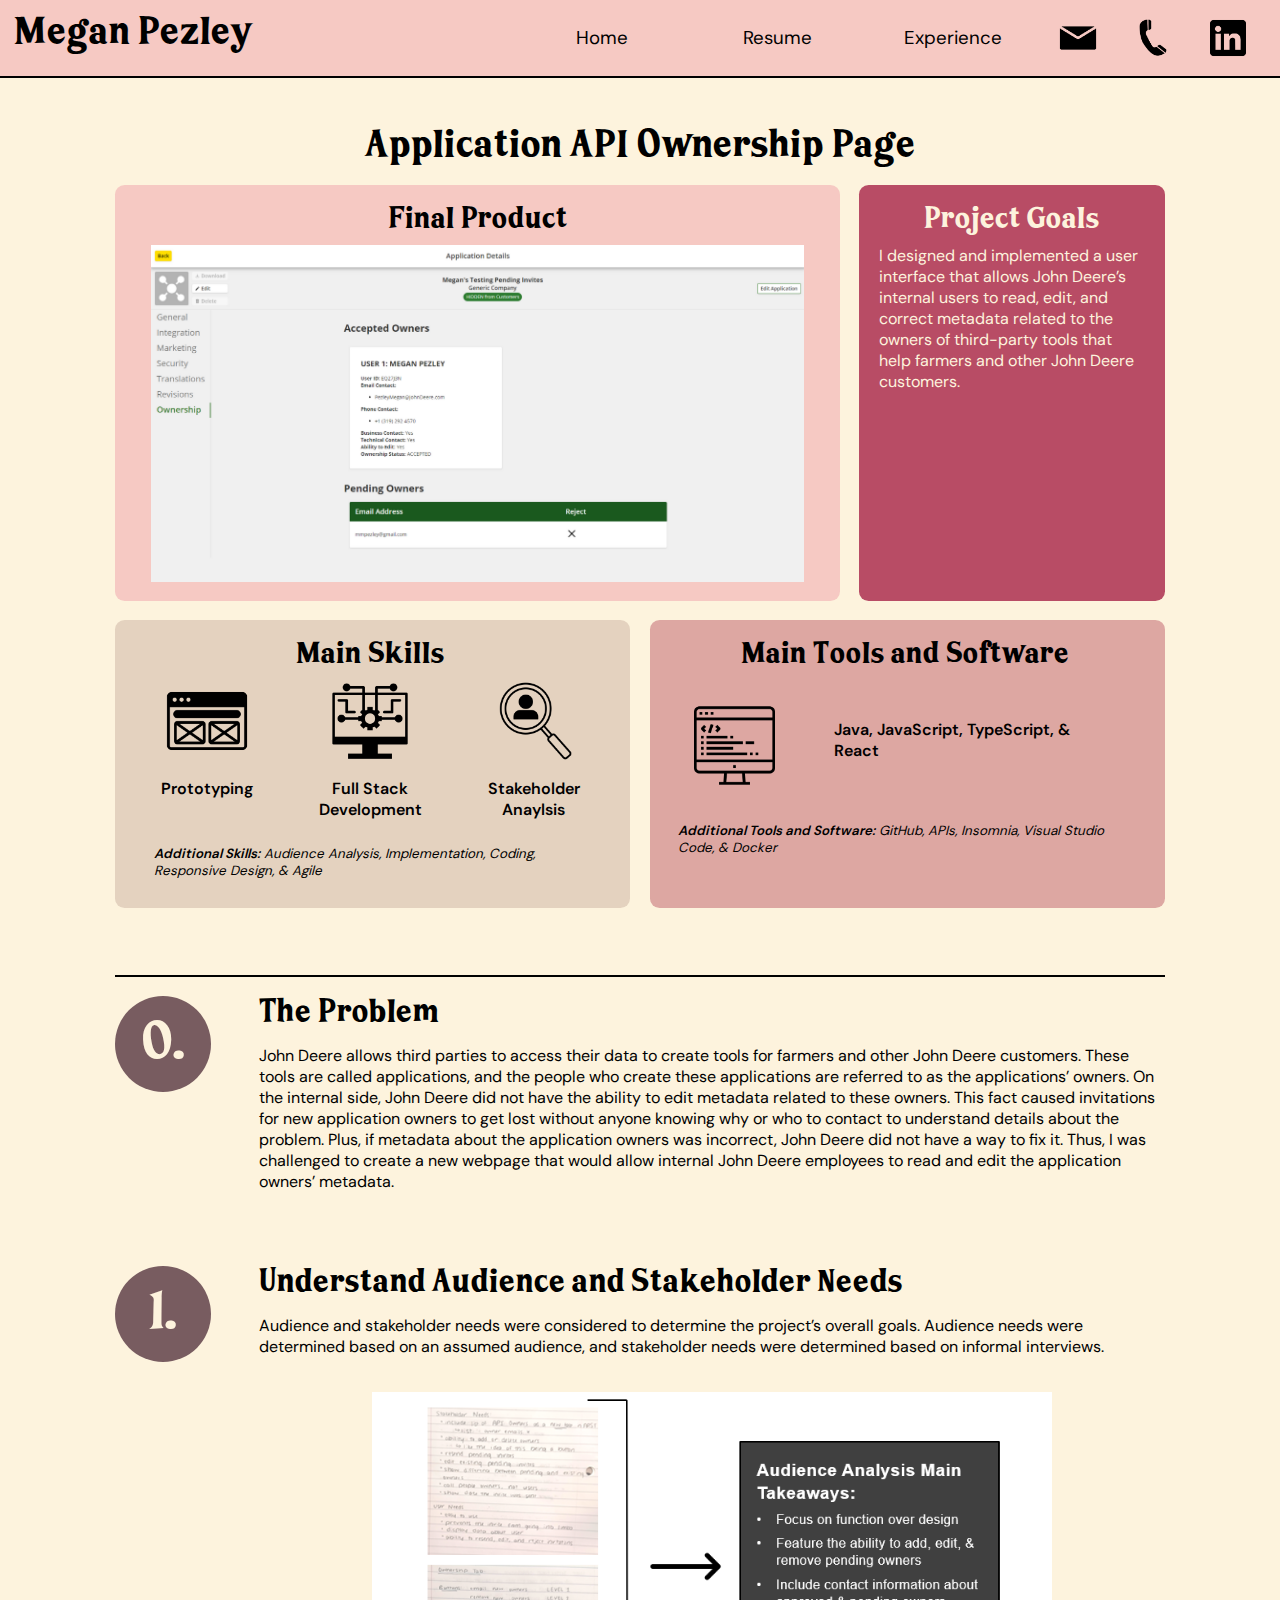
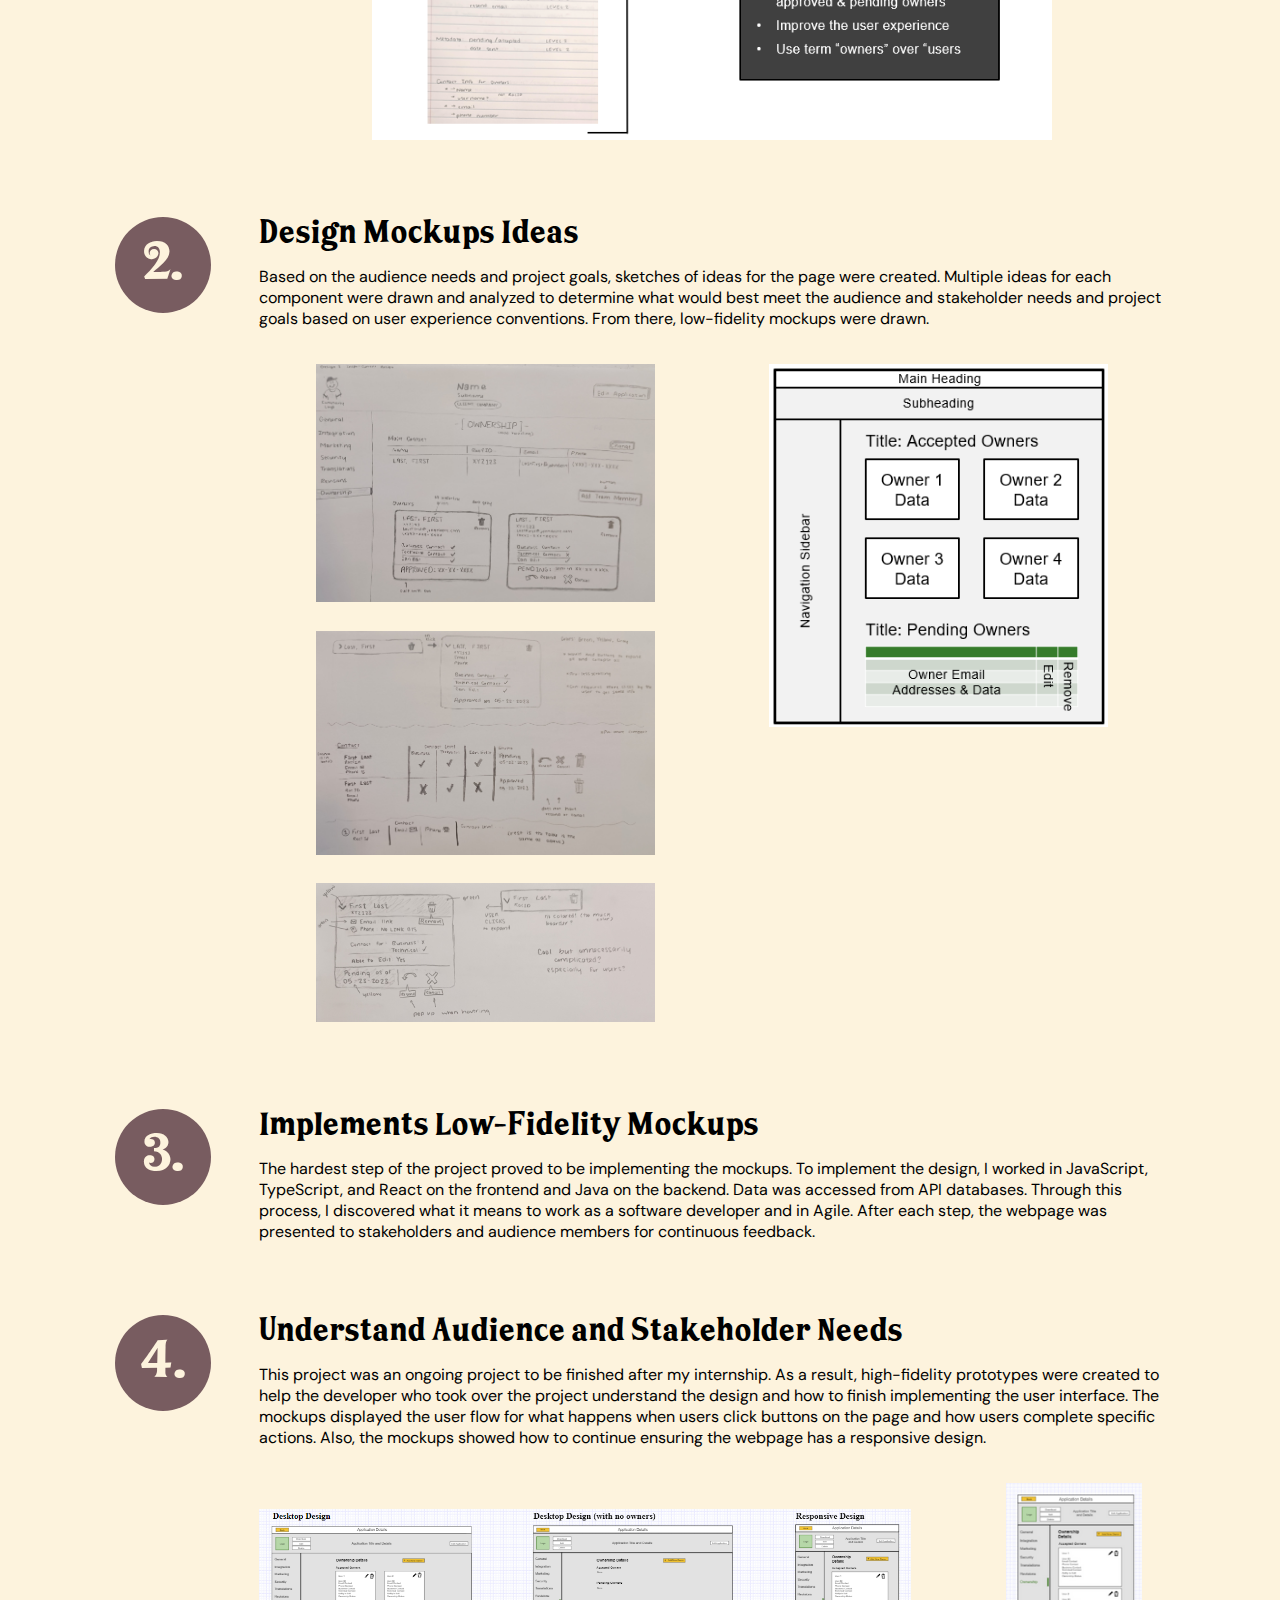
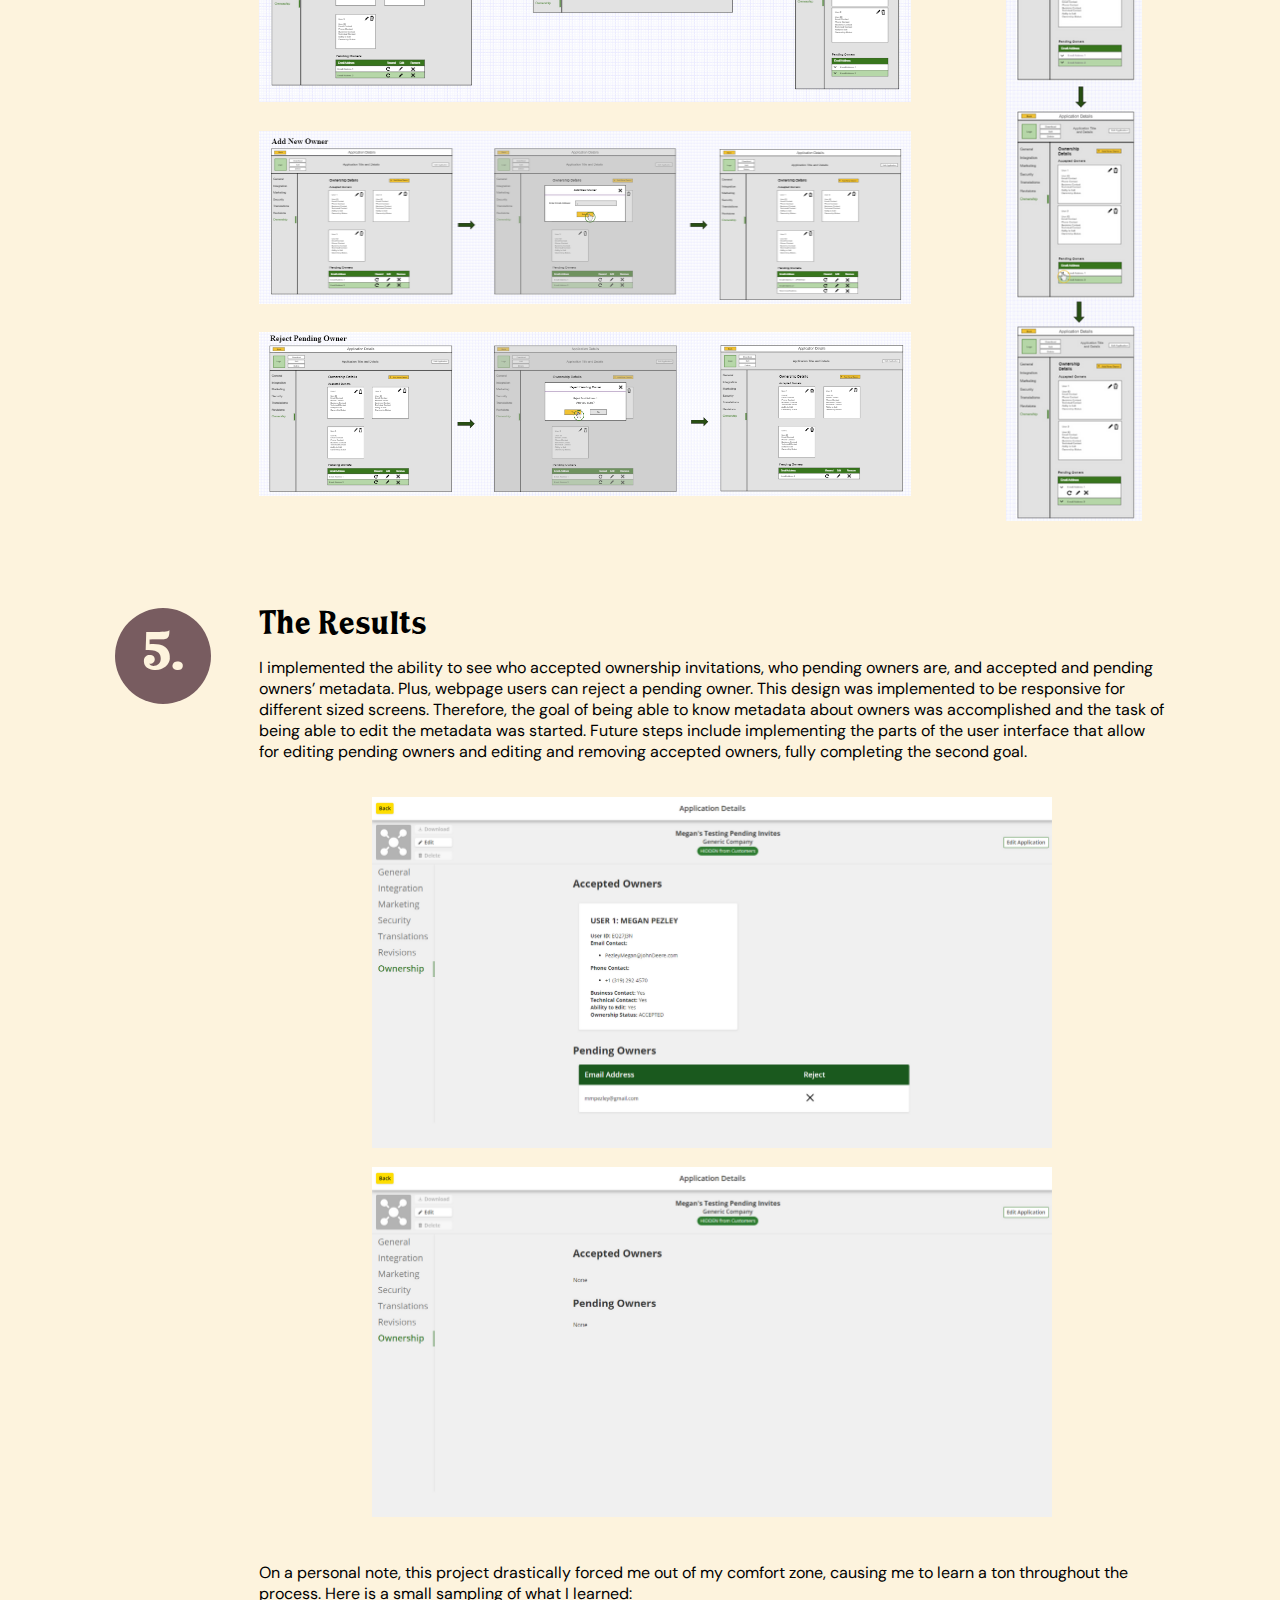
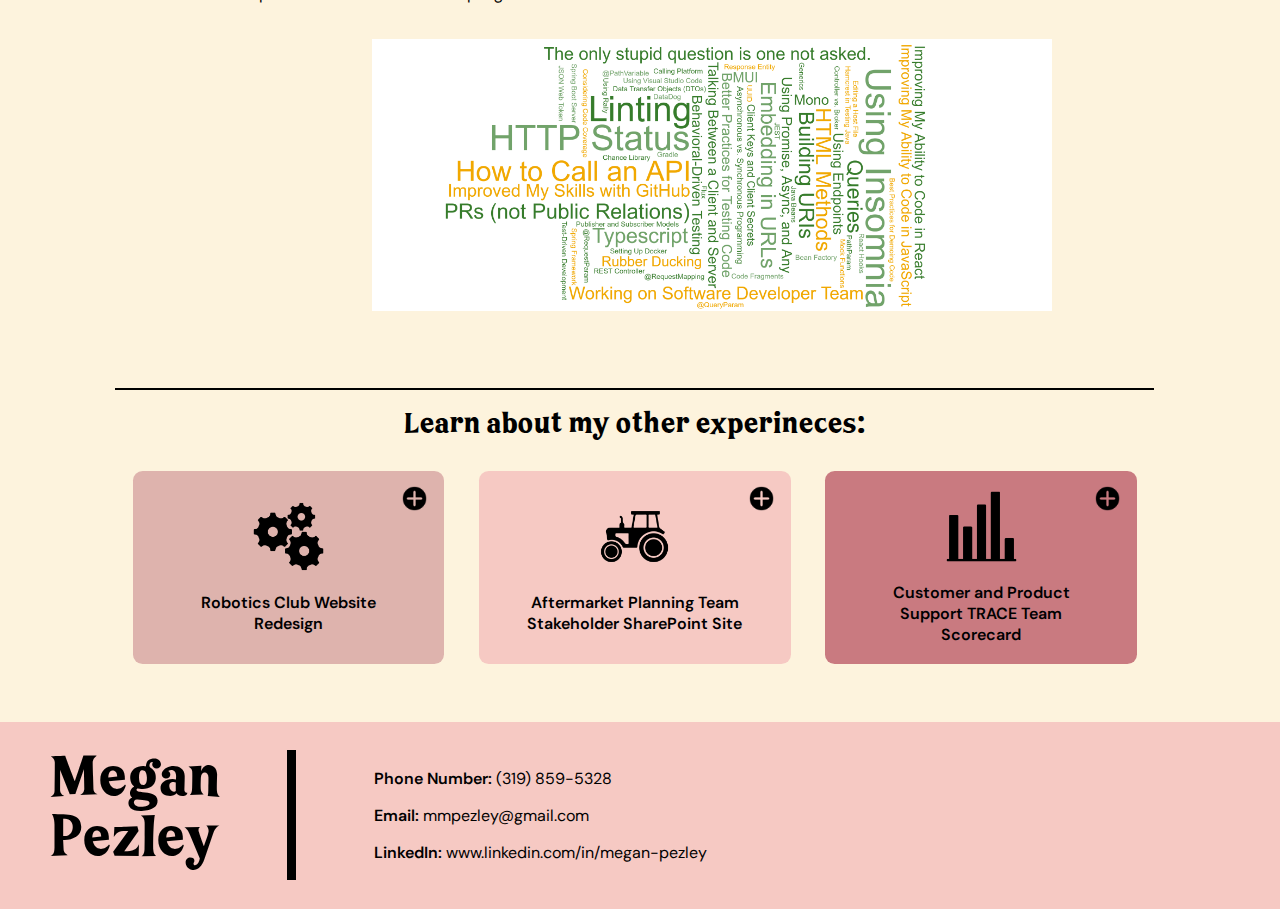
<file: resume/apiOwnership.html>
<!DOCTYPE html>
<html>
<head>
<meta charset="utf-8">
<meta content="width=device-width, initial-scale=1" name="viewport" />
<title>Application API Ownership Page</title>
<link href="style.css" rel="stylesheet">
<link href="style_experiences.css" rel="stylesheet">
<script src="button_actions.js"></script>

</head>
<body>


<header>
	<div class="headerName">
		<a href="../index.html" class="navigationName"><h1 class="navigationName">Megan Pezley</h1></a>
	</div>
	<div class="headerNavigateHome">
		<p class="navigation"><a href="../index.html" class="navigation">Home</a></p>
	</div>
	<div class="headerNavigateResume">
		<p class="navigation"><a href="resume.html" class="navigation">Resume</a> 
	</div>
	<div class="headerNavigateExperience">
		<p class="navigation"><a href="experience.html" class="navigation">Experience</a></p>
	</div>
	<div class="headerEmail">
		<a href="mailto:mmpezley@gmail.com" onmouseover="hoverEmail()" onmouseout="leaveEmail()"><img src="images\navigationImages\email.png" alt="Email Megan" class="navigationPhotos emailBlack" id="emailBlack"><img src="images\navigationImages\emailPink.png" alt="Email Megan" class="navigationPhotos emailPink" id="emailPink"></a>
	</div>
	<div class="headerPhone">
		<a href="telto:319-859-5328" onmouseover="hoverPhone()" onmouseout="leavePhone()"><img src="images\navigationImages\phone.png" alt="Call Megan" class="navigationPhotos phoneBlack" id="phoneBlack"><img src="images\navigationImages\phonePink.png" alt="Call Megan" class="navigationPhotos phonePink" id="phonePink"></a>
	</div>
	<div class="headerLinkedIn">
		<a href="https://www.linkedin.com/in/megan-pezley" target="_blank"onmouseover="hoverLinkedIn()" onmouseout="leaveLinkedIn()"><img src="images\navigationImages\linkedin.png" alt="Find Megan on LinkedIn" class="navigationPhotos linkedinBlack" id="linkedinBlack"><img src="images\navigationImages\linkedinPink.png" alt="Call Megan" class="navigationPhotos linkedinPink" id="linkedinPink"></a>
	</div>

		
</header>

<main>
	<div class="experienceTitleSection">
		<h2 class="experienceExampleTitle">Application API Ownership Page</h2>
	</div>
	<div class="experienceBasics">
		<div class="finalProduct">
			<h3 class="basicsTitle">Final Product</h3>
			<img src="images\apiOwnershipImages\APIOwnersPage.png" alt="Robotics Club Website"  class="experiencePhotoExtraLarge center roboticsClubWebsiteFinal">
		</div>
		<div class="productGoals">
			<h3 class="basicsTitle">Project Goals</h3>
			<p class="goalsParagraph">I designed and implemented a user interface that allows John Deere’s internal users to read, edit, and correct metadata related to the owners of third-party tools that help farmers and other John Deere customers.</p>
		</div>
		<div class="mainSkills">
			<div class="mainSkillsTitle">
				<h3 class="basicsTitle">Main Skills</h3>
			</div>
			<div class="mainSkills1a">
				<img src="images\skillsToolsIcons\prototyping.png" alt="Prototyping" class="basicsPhotos center">
			</div>
			<div class="mainSkills1b">
				<p class="basicsLabelsSkills bold">Prototyping</p>
			</div>
			<div class="mainSkills2a">
				<img src="images\skillsToolsIcons\fullStackDevelopment.png" alt="Full Stack Development" class="basicsPhotos center">
			</div>
			<div class="mainSkills2b">
				<p class="basicsLabelsSkills bold">Full Stack Development</p>
			</div>
			<div class="mainSkills3a">
				<img src="images\skillsToolsIcons\stakeholderAnaylsis.png" alt="Stakeholder Analysis" class="basicsPhotos center">
			</div>
			<div class="mainSkills3b">
				<p class="basicsLabelsSkills bold">Stakeholder Anaylsis</p>
			</div>
			<div class="mainSkillsOther">
				<p class="italic basicsOther"><span class="bold">Additional Skills:</span> Audience Analysis, Implementation, Coding, Responsive Design, & Agile</p>
			</div>
		</div>
		<div class="mainToolsSoftware">
			<div class="mainToolsSoftwareTitle">
				<h3 class="basicsTitle">Main Tools and Software</h3>
			</div>
			<div class="mainToolsSoftware1">
				<img src="images\skillsToolsIcons\apiTools.png" alt="Main Tools for the API Ownership Project" class="basicsPhotos center">
			</div>
			<div class="mainToolsSoftware2">
				<p class="basicsLabelsTools bold">Java, JavaScript, TypeScript, & React</p>
			</div>
			<div class="mainToolsSoftwareOther">
				<p class="italic basicsOther"><span class="bold">Additional Tools and Software:</span> GitHub, APIs, Insomnia, Visual Studio Code, & Docker</p>
			</div>
		</div>
	</div>
	<div class="experienceDetails">
		<div class="step0 step">
			<div class="stepCircle0 stepCircle">
				<div class="stepNumber0">
					<h2 class="stepNumber">0.</h2>
				</div>
			</div>
			<div class="stepTitle0">
				<h2 class="experienceHead">The Problem</h3>
			</div>
			<div class="stepContent0">
				<p class="experienceTextContent">John Deere allows third parties to access their data to create tools for farmers and other John Deere customers.  These tools are called applications, and the people who create these applications are referred to as the applications’ owners.  On the internal side, John Deere did not have the ability to edit metadata related to these owners.  This fact caused invitations for new application owners to get lost without anyone knowing why or who to contact to understand details about the problem.  Plus, if metadata about the application owners was incorrect, John Deere did not have a way to fix it.  Thus, I was challenged to create a new webpage that would allow internal John Deere employees to read and edit the application owners’ metadata. </p>
			</div>
		</div>
		<div class="step1 step">
			<div class="stepCircle1 stepCircle">
				<div class="stepNumber1">
					<h2 class="stepNumber">1.</h2>
				</div>
			</div>
			<div class="stepTitle1">
				<h2 class="experienceHead">Understand Audience and Stakeholder Needs</h3>
			</div>
			<div class="stepContent1">
				<p class="experienceTextContent">Audience and stakeholder needs were considered to determine the project’s overall goals. Audience needs were determined based on an assumed audience, and stakeholder needs were determined based on informal interviews.</p>
			</div>
			<div class="stepImages1">
				<img src="images\apiOwnershipImages\APIOwnershipProblem.png" alt="Audience Analysis for API Ownership Page" class="APIPhotosStep1 experiencePhotoLarge center">
			</div>
		</div>
		
		<div class="step2 step">
			<div class="stepCircle2 stepCircle">
				<div class="stepNumber2">
					<h2 class="stepNumber">2.</h2>
				</div>
			</div>
			<div class="stepTitle2">
				<h2 class="experienceHead">Design Mockups Ideas</h3>
			</div>
			<div class="stepContent2">
				<p class="experienceTextContent">Based on the audience needs and project goals, sketches of ideas for the page were created.  Multiple ideas for each component were drawn and analyzed to determine what would best meet the audience and stakeholder needs and project goals based on user experience conventions.  From there, low-fidelity mockups were drawn.</p> 
			</div>
			<div class="stepImages2">
				<div class="APIPhotoColumnsStep2">
					<div class="APIOwnersPhotoStep2a">
						<img src="images\apiOwnershipImages\APIOwnersPrototype2.jpg" alt="API Owners Drawing 1" class="APIPhotosStep2 experiencePhotoLarge center">
						<img src="images\apiOwnershipImages\APIOwnersPrototype3.jpg" alt="API Owners Drawing 2" class="APIPhotosStep2 experiencePhotoLarge center">
						<img src="images\apiOwnershipImages\APIOwnersPrototype1.jpg" alt="API Owners Drawing 3"  class="APIPhotosStep2 experiencePhotoLarge center">
					</div>
					<div class="APIOwnersPhotoStep2b">
						<img src="images\apiOwnershipImages\APIOwnersPrototype4.png" alt="API Owners Low-Fiedelity Mockup"  class="experiencePhotoLarge center">
					</div>
				</div>	
			</div>
		</div>
		
		<div class="step3 step">
			<div class="stepCircle3 stepCircle">
				<div class="stepNumber3">
					<h2 class="stepNumber">3.</h2>
				</div>
			</div>
			<div class="stepTitle3">
				<h2 class="experienceHead">Implements Low-Fidelity Mockups</h3>
			</div>
			<div class="stepContent3">
				<p class="experienceTextContent">The hardest step of the project proved to be implementing the mockups.  To implement the design, I worked in JavaScript, TypeScript, and React on the frontend and Java on the backend.  Data was accessed from API databases.  Through this process, I discovered what it means to work as a software developer and in Agile.  After each step, the webpage was presented to stakeholders and audience members for continuous feedback.</p>
			</div>
		</div>
		
		
		<div class="step4 step">
			<div class="stepCircle4 stepCircle">
				<div class="stepNumber4">
					<h2 class="stepNumber">4.</h2>
				</div>
			</div>
			<div class="stepTitle4">
				<h2 class="experienceHead">Understand Audience and Stakeholder Needs</h3>
			</div>
			<div class="stepContent4">
				<p class="experienceTextContent">This project was an ongoing project to be finished after my internship.  As a result, high-fidelity prototypes were created to help the developer who took over the project understand the design and how to finish implementing the user interface.  The mockups displayed the user flow for what happens when users click buttons on the page and how users complete specific actions.  Also, the mockups showed how to continue ensuring the webpage has a responsive design.</p>
			</div>
			<div class="stepImages4">
				<div class="APIPhotoColumnsStep4">
					<div class="APIOwnersPhotoStep4a">
						<img src="images\apiOwnershipImages\APIOwnershipMockup1.png" alt="API Owners Drawing 1" class="APIPhotosStep2  APIPhotosStep4 experiencePhotoExtraLarge">
						<img src="images\apiOwnershipImages\APIOwnershipMockup2.png" alt="API Owners Drawing 2" class="APIPhotosStep2 APIPhotosStep4 experiencePhotoExtraLarge">
						<img src="images\apiOwnershipImages\APIOwnershipMockup5.png" alt="API Owners Drawing 2" class="APIPhotosStep2 APIPhotosStep4 experiencePhotoExtraLarge">
					</div>
					<div class="APIOwnersPhotoStep4b">
						<img src="images\apiOwnershipImages\APIOwnershipPageResponsive.png" alt="API Owners Low-Fiedelity Mockup"  class="APIPhotosStep2 experiencePhotoLarge center">
					</div>
				</div>
			</div>
		</div>
		
		<div class="step5 step">
			<div class="stepCircle5 stepCircle">
				<div class="stepNumber5">
					<h2 class="stepNumber">5.</h2>
				</div>
			</div>
			<div class="stepTitle5">
				<h2 class="experienceHead">The Results</h3>
			</div>
			<div class="stepContent5">
				<p class="experienceTextContent">I implemented the ability to see who accepted ownership invitations, who pending owners are, and accepted and pending owners’ metadata.  Plus, webpage users can reject a pending owner.  This design was implemented to be responsive for different sized screens.  Therefore, the goal of being able to know metadata about owners was accomplished and the task of being able to edit the metadata was started.  Future steps include implementing the parts of the user interface that allow for editing pending owners and editing and removing accepted owners, fully completing the second goal.</p>
			</div>
			<div class="stepImages5">
				<img src="images\apiOwnershipImages\APIOwnersPage.png" alt="API Owners Webpage" class="APIPhotosStep1 experiencePhotoLarge center">
				<img src="images\apiOwnershipImages\APIOwnersPageNoOwners.png" alt="API Owners Webpage without owners"  class="APIPhotosStep2 experiencePhotoLarge center">

				<p>On a personal note, this project drastically forced me out of my comfort zone, causing me to learn a ton throughout the process.  Here is a small sampling of what I learned: </p>
				<img src="images\apiOwnershipImages\LearningsWordCloud.png" alt="Word Cloud with Project Learnings" class="APIPhotosStep1 experiencePhotoLarge center">
			</div>
		</div>
		
	</div>	

	
	<div class="navExperienceAPIOwnership otherExperiences">
		<div class="navTitle">
			<h3 class="otherExperienceTitle">Learn about my other experineces:</h3>
		</div>
		<a href="roboticsclubwebsite.html" class="roboticsLink experienceColumn" id="roboticsLinkExperiences" onmouseover="hoverRoboticsExperiences()" onmouseout="leaveRoboticsExperiences()">
			<div>
				<img src="images\homepageImages\blackMore.png" alt="Learn more about this project" class="navigateLearnMore right roboticsLinkExperiencesMore" id="roboticsLinkExperiencesMore">
				<img src="images\homepageImages\ivoryMore.png" alt="Learn more about this project" class="navigateLearnMore right roboticsLinkExperiencesMoreHover" id="roboticsLinkExperiencesMoreHover">
				<img src="images\homepageImages\gears.png" alt="Robotics Club Website Redesign" class="navigationPhoto center roboticsLinkExperiencesImage" id="roboticsLinkExperiencesImage">
				<img src="images\homepageImages\gearsIvory.png" alt="Robotics Club Website Redesign" class="navigationPhoto center roboticsLinkExperiencesImageHover" id="roboticsLinkExperiencesImageHover">
				<p class="experienceNavBottom roboticsExperienceNavButtom">Robotics Club Website Redesign</p>
			</div>
		</a>
		<a href="aftermarketsharepoint.html" class="aftermarketLink experienceColumn" id="aftermarketLinkExperiences" onmouseover="hoverAftermarketExperiences()" onmouseout="leaveAftermarketExperiences()">
			<div>
				<img src="images\homepageImages\blackMore.png" alt="Learn more about this project" class="navigateLearnMore right aftermarketLinkExperiencesMore" id="aftermarketLinkExperiencesMore">
				<img src="images\homepageImages\ivoryMore.png" alt="Learn more about this project" class="navigateLearnMore right aftermarketLinkExperiencesMoreHover" id="aftermarketLinkExperiencesMoreHover">
				<img src="images\homepageImages\tractor.png" alt="Aftermarket Planning Team Stakeholder SharePoint Site" class="navigationPhoto center aftermarketLinkExperiencesImage" id="aftermarketLinkExperiencesImage">
				<img src="images\homepageImages\tractorIvory.png" alt="Aftermarket Planning Team Stakeholder SharePoint Site" class="navigationPhoto center aftermarketLinkExperiencesImageHover" id="aftermarketLinkExperiencesImageHover">
				<p class="experienceNavBottom">Aftermarket Planning Team Stakeholder SharePoint Site</p>
			</div>
		</a>
		<a href="johndeerescorecard.html" class="scorecardLink experienceColumn" id="scorecardLinkExperiences" onmouseover="hoverScorecardExperiences()" onmouseout="leaveScorecardExperiences()">
			<div>
				<img src="images\homepageImages\blackMore.png" alt="Learn more about this project" class="navigateLearnMore right scorecardLinkExperiencesMore" id="scorecardLinkExperiencesMore">
				<img src="images\homepageImages\ivoryMore.png" alt="Learn more about this project" class="navigateLearnMore right scorecardLinkExperiencesMoreHover" id="scorecardLinkExperiencesMoreHover">
				<img src="images\homepageImages\barChart.png" alt="Customer and Product Support TRACE Team Scorecard" class="navigationPhoto center scorecardLinkExperiencesImage" id="scorecardLinkExperiencesImage">
				<img src="images\homepageImages\barChartIvory.png" alt="Customer and Product Support TRACE Team Scorecard" class="navigationPhoto center scorecardLinkExperiencesImageHover" id="scorecardLinkExperiencesImageHover">
				<p class="experienceNavBottom">Customer and Product Support TRACE Team Scorecard</p>
			</div>
		</a>
	</div>
	
</main>

<footer>
	<div class="nameFooter">
		<a href="../index.html" class="navigationName"><h1 class="nameFooter">Megan Pezley</h1></a>
	</div>
	<div class="contact">
		<div class="conInfo">
			<p class="coninfo"><span class="bold">Phone Number:</span> (319) 859-5328 </p>
			<p class="coninfo"><span class="bold">Email:</span> <a href="mailto:mmpezley@gmail.com" class="footer">mmpezley@gmail.com</a></p>
			<p class="coninfo"><span class="bold">LinkedIn:</span> <a href="https://www.linkedin.com/in/megan-pezley" target="_blank" class="footer">www.linkedin.com/in/megan-pezley</a></p>
		</div>
	</div>
</footer>

</body>
</html>
</file>
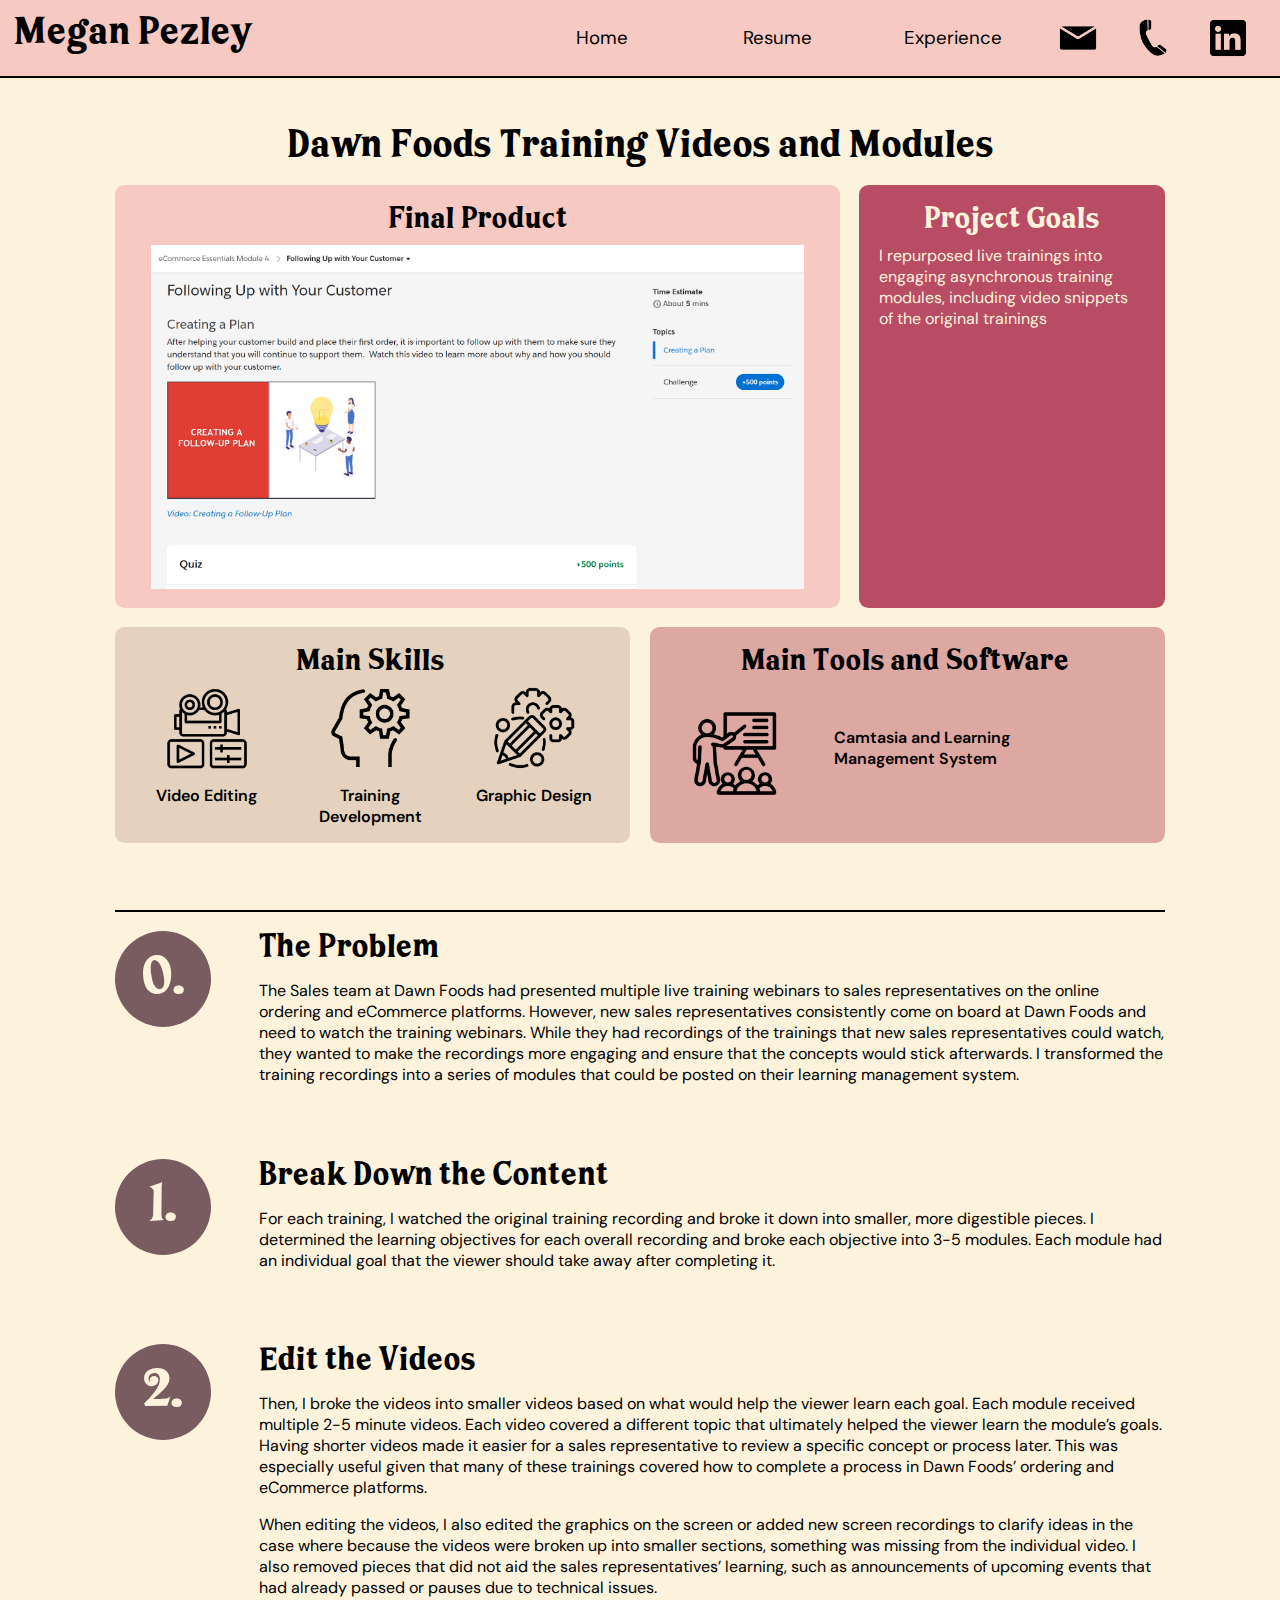
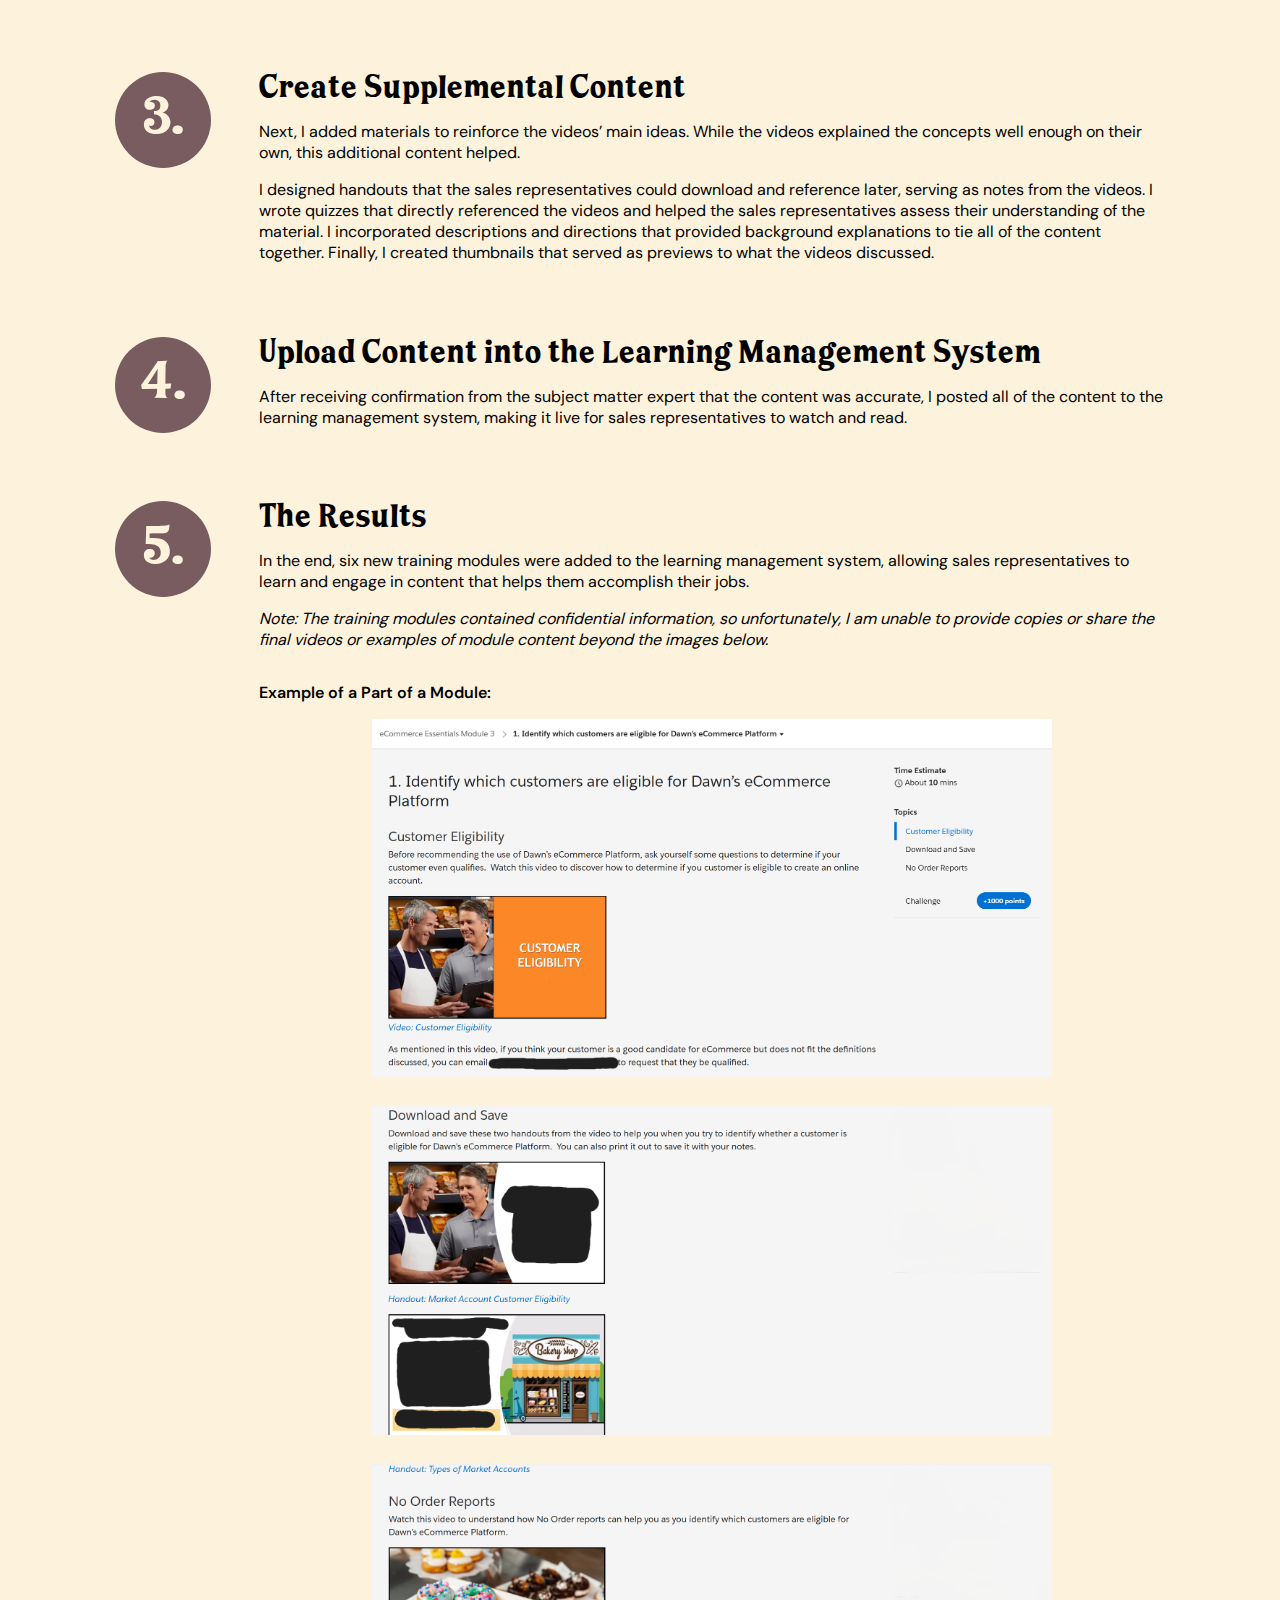
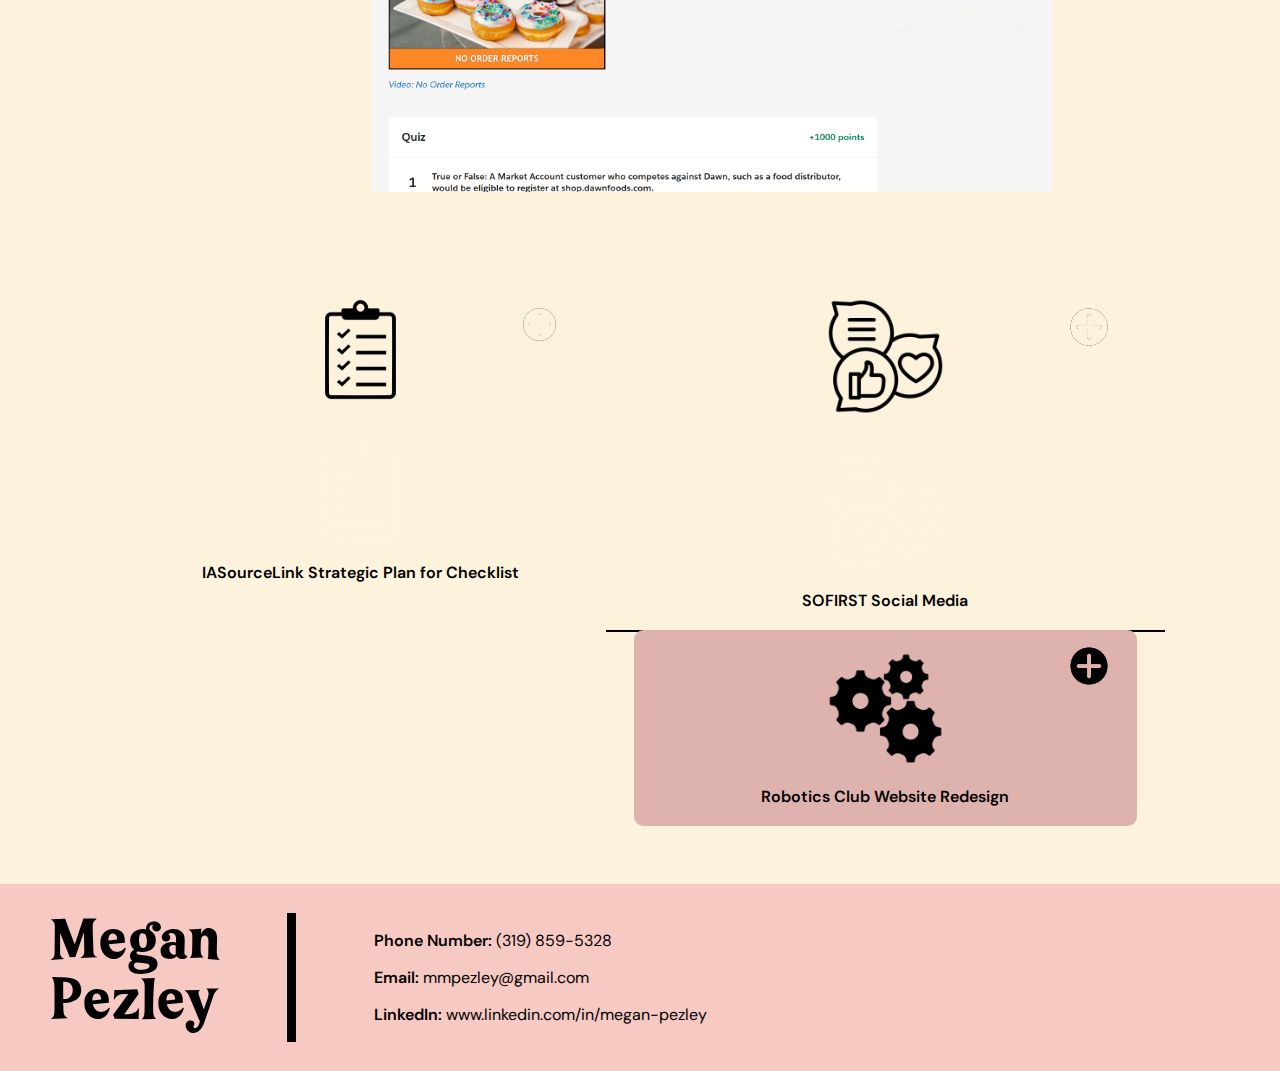
<file: resume/dawntraining.html>
<!DOCTYPE html>
<html>
<head>
<meta charset="utf-8">
<meta content="width=device-width, initial-scale=1" name="viewport" />
<title>Dawn Foods Training Videos and Modules</title>
<link href="style.css" rel="stylesheet">
<link href="style_experiences.css" rel="stylesheet">
<script src="button_actions.js"></script>

</head>
<body>


<header>
	<div class="headerName">
		<a href="../index.html" class="navigationName"><h1 class="navigationName">Megan Pezley</h1></a>
	</div>
	<div class="headerNavigateHome">
		<p class="navigation"><a href="../index.html" class="navigation">Home</a></p>
	</div>
	<div class="headerNavigateResume">
		<p class="navigation"><a href="resume.html" class="navigation">Resume</a> 
	</div>
	<div class="headerNavigateExperience">
		<p class="navigation"><a href="experience.html" class="navigation">Experience</a></p>
	</div>
	<div class="headerEmail">
		<a href="mailto:mmpezley@gmail.com" onmouseover="hoverEmail()" onmouseout="leaveEmail()"><img src="images\navigationImages\email.png" alt="Email Megan" class="navigationPhotos emailBlack" id="emailBlack"><img src="images\navigationImages\emailPink.png" alt="Email Megan" class="navigationPhotos emailPink" id="emailPink"></a>
	</div>
	<div class="headerPhone">
		<a href="telto:319-859-5328" onmouseover="hoverPhone()" onmouseout="leavePhone()"><img src="images\navigationImages\phone.png" alt="Call Megan" class="navigationPhotos phoneBlack" id="phoneBlack"><img src="images\navigationImages\phonePink.png" alt="Call Megan" class="navigationPhotos phonePink" id="phonePink"></a>
	</div>
	<div class="headerLinkedIn">
		<a href="https://www.linkedin.com/in/megan-pezley" target="_blank"onmouseover="hoverLinkedIn()" onmouseout="leaveLinkedIn()"><img src="images\navigationImages\linkedin.png" alt="Find Megan on LinkedIn" class="navigationPhotos linkedinBlack" id="linkedinBlack"><img src="images\navigationImages\linkedinPink.png" alt="Call Megan" class="navigationPhotos linkedinPink" id="linkedinPink"></a>
	</div>

		
</header>

<main>
	<div class="experienceTitleSection">
		<h2 class="experienceExampleTitle">Dawn Foods Training Videos and Modules</h2>
	</div>
	<div class="experienceBasics">
		<div class="finalProduct">
			<h3 class="basicsTitle">Final Product</h3>
			<img src="images\dawnvideos\CustomerPlan.png" alt="Editing"  class="experiencePhotoExtraLarge center roboticsClubWebsiteFinal">
		</div>
		<div class="productGoals">
			<h3 class="basicsTitle">Project Goals</h3>
			<p class="goalsParagraph">I repurposed live trainings into engaging asynchronous training modules, including video snippets of the original trainings
</p>
		</div>
		<div class="mainSkills">
			<div class="mainSkillsTitle">
				<h3 class="basicsTitle">Main Skills</h3>
			</div>

			<div class="mainSkills1a">
				<img src="images\skillsToolsIcons\videoEditing.png" alt="Video Editing" class="basicsPhotos center">
			</div>
			<div class="mainSkills1b">
				<p class="basicsLabelsSkills bold">Video Editing</p>
			</div>
			<div class="mainSkills2a">
				<img src="images\skillsToolsIcons\trainingDevelopment.png" alt="Training Development" class="basicsPhotos center">
			</div>
			<div class="mainSkills2b">
				<p class="basicsLabelsSkills bold">Training Development</p>
			</div>
			<div class="mainSkills3a">
				<img src="images\skillsToolsIcons\graphicDesign.png" alt="Graphic Design" class="basicsPhotos center">
			</div>
			<div class="mainSkills3b">
				<p class="basicsLabelsSkills bold">Graphic Design</p>
			</div>
		</div>
		<div class="mainToolsSoftware">
			<div class="mainToolsSoftwareTitle">
				<h3 class="basicsTitle">Main Tools and Software</h3>
			</div>
			<div class="mainToolsSoftware1">
				<img src="images\skillsToolsIcons\trainingTools.png" alt="Main Tools for Dawn Foods Training Videos and Modules" class="basicsPhotos center">
			</div>
			<div class="mainToolsSoftware2">
				<p class="basicsLabelsTools bold">Camtasia and Learning Management System</p>
			</div>
		</div>
	</div>
	<div class="experienceDetails">
		<div class="step0 step">
			<div class="stepCircle0 stepCircle">
				<div class="stepNumber0">
					<h2 class="stepNumber">0.</h2>
				</div>
			</div>
			<div class="stepTitle0">
				<h2 class="experienceHead">The Problem</h3>
			</div>
			<div class="stepContent0">
				<p class="experienceTextContent">The Sales team at Dawn Foods had presented multiple live training webinars to sales representatives on the online ordering and eCommerce platforms. However, new sales representatives consistently come on board at Dawn Foods and need to watch the training webinars. While they had recordings of the trainings that new sales representatives could watch, they wanted to make the recordings more engaging and ensure that the concepts would stick afterwards. I transformed the training recordings into a series of modules that could be posted on their learning management system.</p>
			</div>
		</div>
		<div class="step1 step">
			<div class="stepCircle1 stepCircle">
				<div class="stepNumber1">
					<h2 class="stepNumber">1.</h2>
				</div>
			</div>
			<div class="stepTitle1">
				<h2 class="experienceHead">Break Down the Content</h3>
			</div>
			<div class="stepContent1">
				<p class="experienceTextContent">For each training, I watched the original training recording and broke it down into smaller, more digestible pieces. I determined the learning objectives for each overall recording and broke each objective into 3-5 modules. Each module had an individual goal that the viewer should take away after completing it.</p>
			</div>
		</div>
		
		<div class="step2 step">
			<div class="stepCircle2 stepCircle">
				<div class="stepNumber2">
					<h2 class="stepNumber">2.</h2>
				</div>
			</div>
			<div class="stepTitle2">
				<h2 class="experienceHead">Edit the Videos</h3>
			</div>
			<div class="stepContent2">
				<p class="experienceTextContent">Then, I broke the videos into smaller videos based on what would help the viewer learn each goal. Each module received multiple 2-5 minute videos. Each video covered a different topic that ultimately helped the viewer learn the module’s goals. Having shorter videos made it easier for a sales representative to review a specific concept or process later. This was especially useful given that many of these trainings covered how to complete a process in Dawn Foods’ ordering and eCommerce platforms.</p>
				
				<p class="experienceTextContent">When editing the videos, I also edited the graphics on the screen or added new screen recordings to clarify ideas in the case where because the videos were broken up into smaller sections, something was missing from the individual video. I also removed pieces that did not aid the sales representatives’ learning, such as announcements of upcoming events that had already passed or pauses due to technical issues.</p> 
			</div>
		</div>
		
		<div class="step3 step">
			<div class="stepCircle3 stepCircle">
				<div class="stepNumber3">
					<h2 class="stepNumber">3.</h2>
				</div>
			</div>
			<div class="stepTitle3">
				<h2 class="experienceHead">Create Supplemental Content</h3>
			</div>
			<div class="stepContent3">
				<p class="experienceTextContent">Next, I added materials to reinforce the videos’ main ideas. While the videos explained the concepts well enough on their own, this additional content helped.</p>
				<p class="experienceTextContent">I designed handouts that the sales representatives could download and reference later, serving as notes from the videos. I wrote quizzes that directly referenced the videos and helped the sales representatives assess their understanding of the material. I incorporated descriptions and directions that provided background explanations to tie all of the content together. Finally, I created thumbnails that served as previews to what the videos discussed.</p>
			</div>
		</div>
		
		
		<div class="step4 step">
			<div class="stepCircle4 stepCircle">
				<div class="stepNumber4">
					<h2 class="stepNumber">4.</h2>
				</div>
			</div>
			<div class="stepTitle4">
				<h2 class="experienceHead">Upload Content into the Learning Management System</h3>
			</div>
			<div class="stepContent4">
				<p class="experienceTextContent">After receiving confirmation from the subject matter expert that the content was accurate, I posted all of the content to the learning management system, making it live for sales representatives to watch and read.</p>
			</div>
		</div>
		
		<div class="step5 step">
			<div class="stepCircle5 stepCircle">
				<div class="stepNumber5">
					<h2 class="stepNumber">5.</h2>
				</div>
			</div>
			<div class="stepTitle5">
				<h2 class="experienceHead">The Results</h3>
			</div>
			<div class="stepContent5">
				<p class="experienceTextContent">In the end, six new training modules were added to the learning management system, allowing sales representatives to learn and engage in content that helps them accomplish their jobs.</p>
				<p class="experienceTextContent italic">Note: The training modules contained confidential information, so unfortunately, I am unable to provide copies or share the final videos or examples of module content beyond the images below.</p>
				
			</div>
			<div class="stepImages5">
				<div class="dawnTrainingImages">
						<p class="experienceTextContent bold dawnTrainingHeading">Example of a Part of a Module:</p>
					
						<img src="images\dawnvideos\CustomerEligibility.png" alt="Customer Eligibility Module Part 1" class="APIPhotosStep2 experiencePhotoLarge center dawnTrainingImages1">
					
						<img src="images\dawnvideos\CustomerEligibility2b.png" alt="Customer Eligibility Module Part 2" class="APIPhotosStep2 experiencePhotoLarge center dawnTrainingImages2">
					
						<img src="images\dawnvideos\CustomerEligibility3b.png" alt="Customer Eligibility Module Part 3" class="APIPhotosStep2 experiencePhotoLarge center dawnTrainingImages3">
				</div>
			</div>
		</div>		
	</div>	

	
	<div class="navExperienceDawnTraining otherExperiences">
		<div class="navTitle">
			<h3 class="otherExperienceTitle">Learn about my other experineces:</h3>
		</div>
		<a href="iasourcelinkchecklist.html" class="iasourcelinkChecklistLink experienceColumn" id="iasourcelinkChecklistLinkExperiences" onmouseover="hoverIASourceLinkChecklistExperiences()" onmouseout="leaveIASourceLinkChecklistExperiences()">
			<div>
				<img src="images\homepageImages\blackMore.png" alt="Learn more about this project" class="navigateLearnMore right iasourcelinkChecklistExperiencesMore" id="iasourcelinkChecklistExperiencesMore">
				<img src="images\homepageImages\ivoryMore.png" alt="Learn more about this project" class="navigateLearnMore right iasourcelinkChecklistExperiencesMoreHover" id="iasourcelinkChecklistExperiencesMoreHover">
				<img src="images\homepageImages\iasourcelinkChecklistIcon.png" alt="IASourceLink Strategic Plan for Checklist" class="navigationPhoto center iasourcelinkChecklistExperiencesImage" id="iasourcelinkChecklistExperiencesImage">
				<img src="images\homepageImages\iasourcelinkChecklistIconIvory.png" alt="IASourceLink Strategic Plan for Checklist" class="navigationPhoto center iasourcelinkChecklistExperiencesImageHover" id="iasourcelinkChecklistExperiencesImageHover">
				<p class="experienceNavBottom">IASourceLink Strategic Plan for Checklist</p>
			</div>
		</a>
		<a href="sofirstsocialmedia.html" class="sofirstSocialMediaLink experienceColumn" id="sofirstSocialMediaLinkExperiences" onmouseover="hoverSOFIRSTSocialMediaExperiences()" onmouseout="leaveSOFIRSTSocialMediaExperiences()">
			<div>
				<img src="images\homepageImages\blackMore.png" alt="Learn more about this project" class="navigateLearnMore right sofirstSocialMediaExperiencesMore" id="sofirstSocialMediaExperiencesMore">
				<img src="images\homepageImages\ivoryMore.png" alt="Learn more about this project" class="navigateLearnMore right sofirstSocialMediaExperiencesMoreHover" id="sofirstSocialMediaExperiencesMoreHover">
				<img src="images\homepageImages\sofirstSocialMedia.png" alt="SOFIRST Social Media" class="navigationPhoto center sofirstSocialMediaExperiencesImage" id="sofirstSocialMediaExperiencesImage">
				<img src="images\homepageImages\sofirstSocialMediaIvory.png" alt="SOFIRST Social Media" class="navigationPhoto center sofirstSocialMediaExperiencesImageHover" id="sofirstSocialMediaExperiencesImageHover">
				<p class="experienceNavBottom">SOFIRST Social Media</p>
			</div>
		</a>
		<a href="roboticsclubwebsite.html" class="roboticsLink experienceColumn" id="roboticsLinkExperiences" onmouseover="hoverRoboticsExperiences()" onmouseout="leaveRoboticsExperiences()">
			<div>
				<img src="images\homepageImages\blackMore.png" alt="Learn more about this project" class="navigateLearnMore right roboticsLinkExperiencesMore" id="roboticsLinkExperiencesMore">
				<img src="images\homepageImages\ivoryMore.png" alt="Learn more about this project" class="navigateLearnMore right roboticsLinkExperiencesMoreHover" id="roboticsLinkExperiencesMoreHover">
				<img src="images\homepageImages\gears.png" alt="Robotics Club Website Redesign" class="navigationPhoto center roboticsLinkExperiencesImage" id="roboticsLinkExperiencesImage">
				<img src="images\homepageImages\gearsIvory.png" alt="Robotics Club Website Redesign" class="navigationPhoto center roboticsLinkExperiencesImageHover" id="roboticsLinkExperiencesImageHover">
				<p class="experienceNavBottom roboticsExperienceNavButtom">Robotics Club Website Redesign</p>
			</div>
		</a>
	</div>
	
</main>

<footer>
	<div class="nameFooter">
		<a href="../index.html" class="navigationName"><h1 class="nameFooter">Megan Pezley</h1></a>
	</div>
	<div class="contact">
		<div class="conInfo">
			<p class="coninfo"><span class="bold">Phone Number:</span> (319) 859-5328 </p>
			<p class="coninfo"><span class="bold">Email:</span> <a href="mailto:mmpezley@gmail.com" class="footer">mmpezley@gmail.com</a></p>
			<p class="coninfo"><span class="bold">LinkedIn:</span> <a href="https://www.linkedin.com/in/megan-pezley" target="_blank" class="footer">www.linkedin.com/in/megan-pezley</a></p>
		</div>
	</div>
</footer>

</body>
</html>
</file>
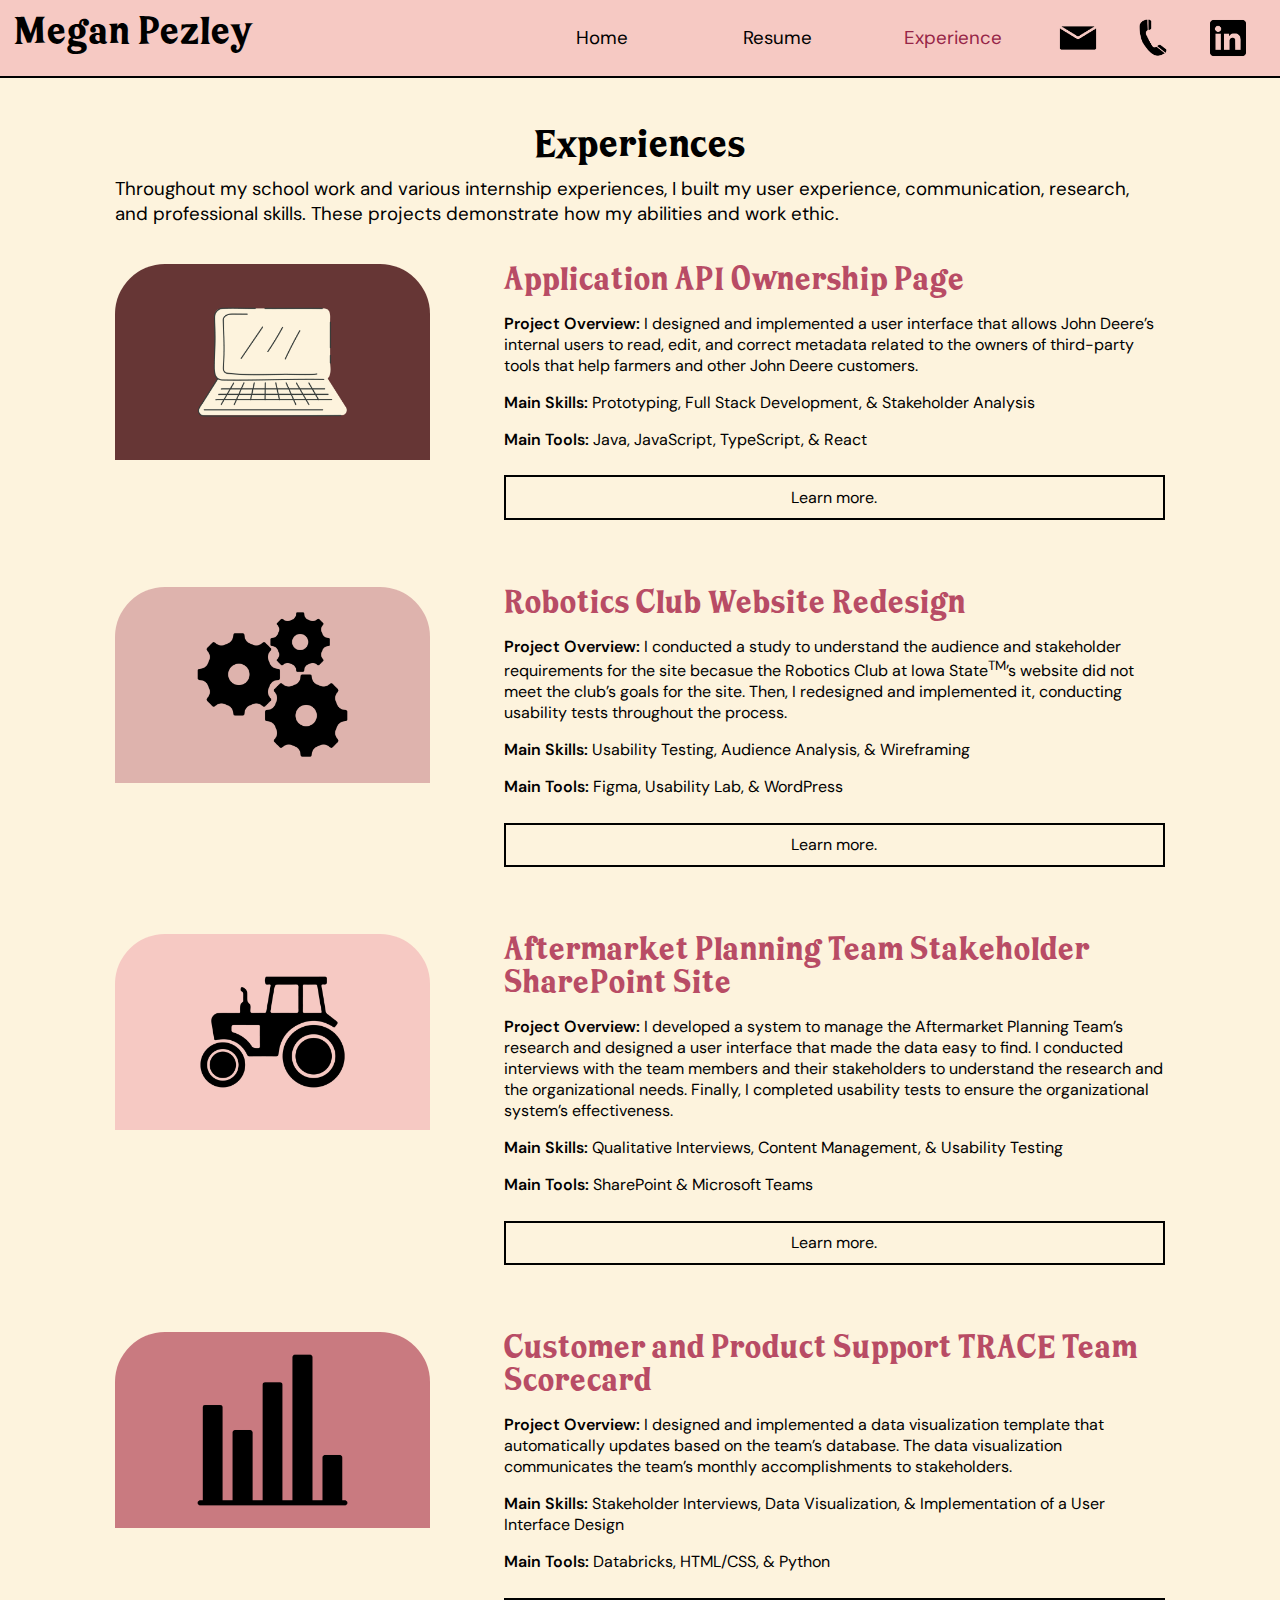
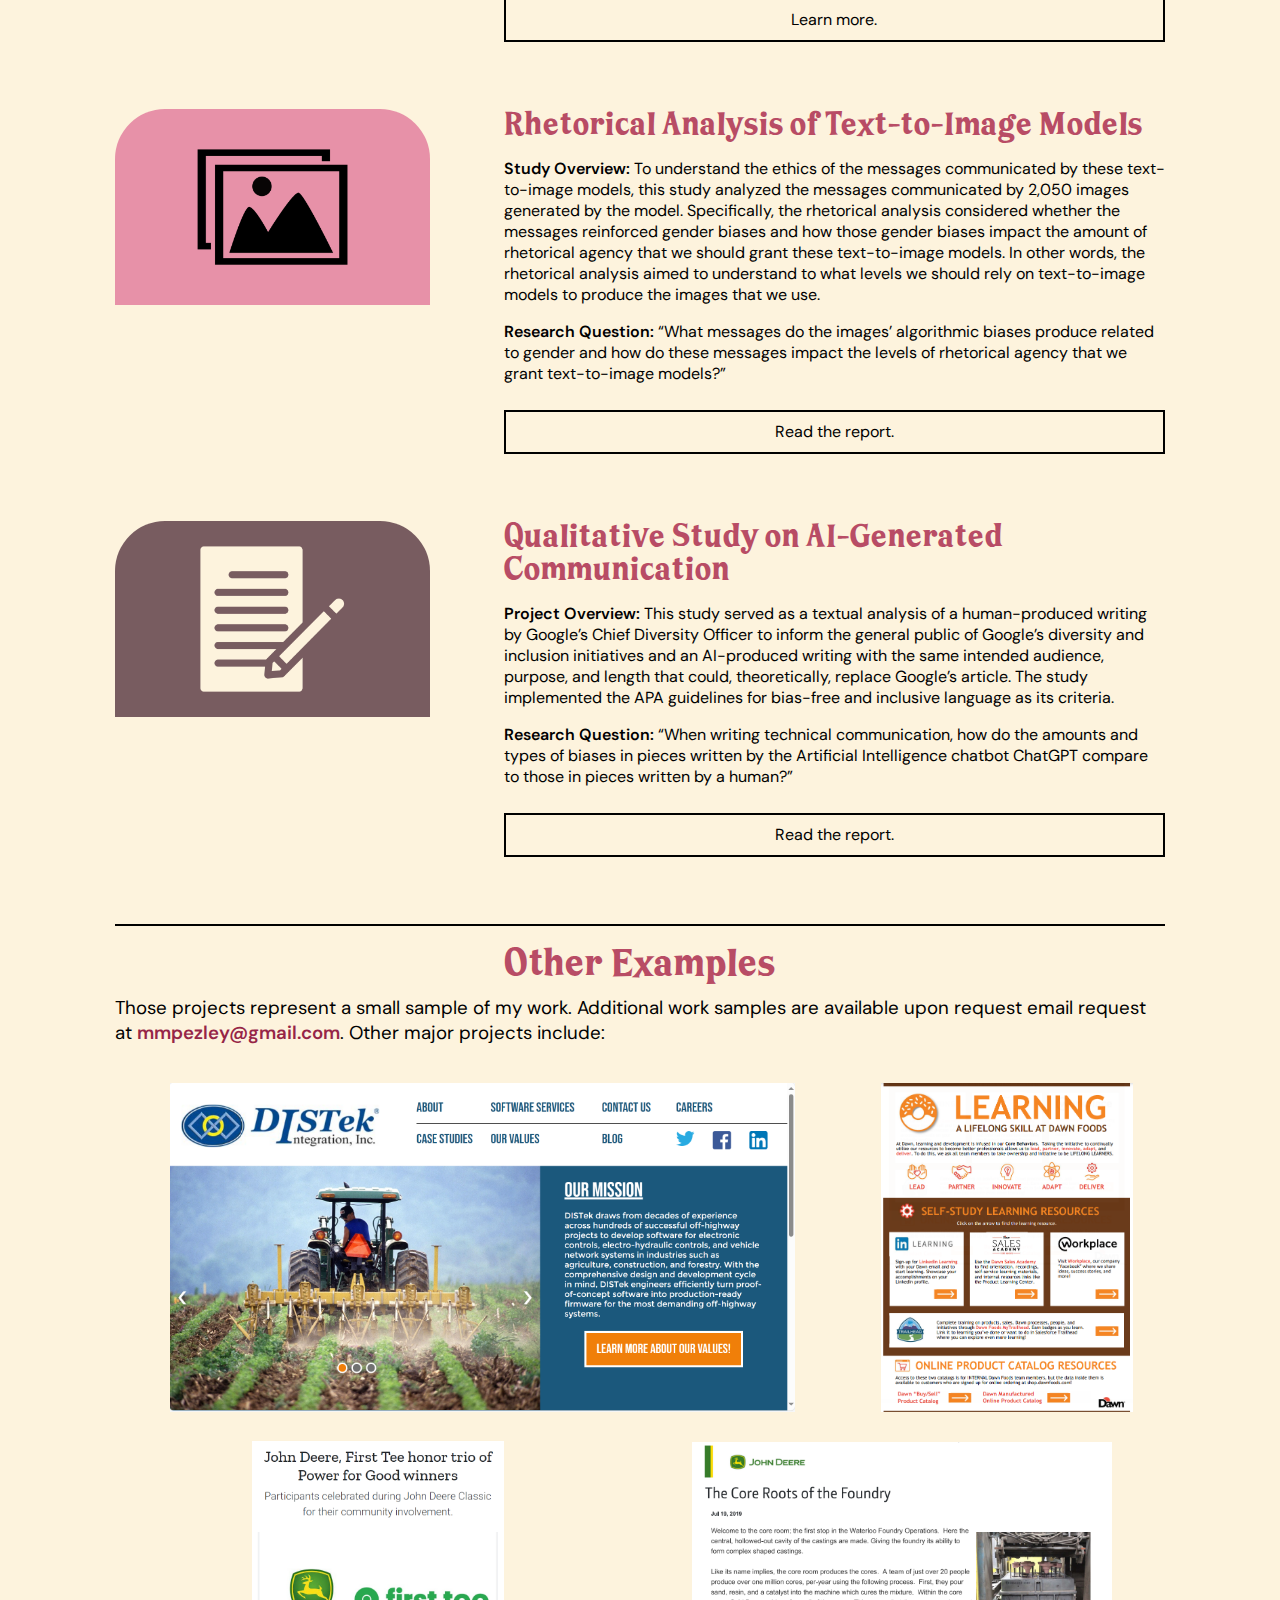
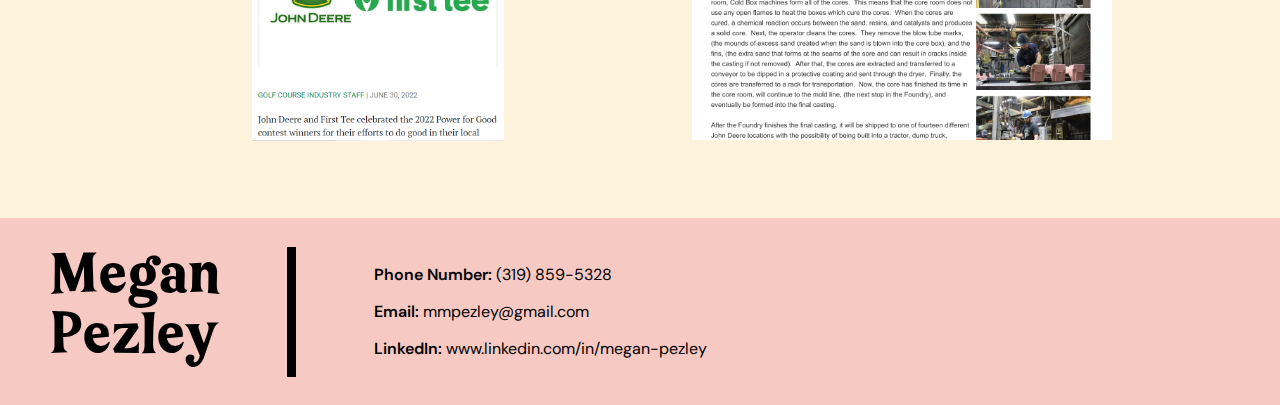
<file: resume/experience.html>
<!DOCTYPE html>
<html>
<head>
<meta charset="utf-8">
<meta content="width=device-width, initial-scale=1" name="viewport" />
<title>Experiences - Megan Pezley</title>
<link href="style.css" rel="stylesheet">
<link href="style_experiences_top.css" rel="stylesheet">
<script src="button_actions.js"></script>

</head>
<body>


<header>
	<div class="headerName">
		<a href="../index.html" class="navigationName"><h1 class="navigationName">Megan Pezley</h1></a>
	</div>
	<div class="headerNavigateHome">
		<p class="navigation"><a href="../index.html" class="navigation">Home</a></p>
	</div>
	<div class="headerNavigateResume">
		<p class="navigation"><a href="resume.html" class="navigation">Resume</a> 
	</div>
	<div class="headerNavigateExperience">
		<p class="currentPage">Experience</p>
	</div>
	<div class="headerEmail">
		<a href="mailto:mmpezley@gmail.com" onmouseover="hoverEmail()" onmouseout="leaveEmail()"><img src="images\navigationImages\email.png" alt="Email Megan" class="navigationPhotos emailBlack" id="emailBlack"><img src="images\navigationImages\emailPink.png" alt="Email Megan" class="navigationPhotos emailPink" id="emailPink"></a>
	</div>
	<div class="headerPhone">
		<a href="telto:319-859-5328" onmouseover="hoverPhone()" onmouseout="leavePhone()"><img src="images\navigationImages\phone.png" alt="Call Megan" class="navigationPhotos phoneBlack" id="phoneBlack"><img src="images\navigationImages\phonePink.png" alt="Call Megan" class="navigationPhotos phonePink" id="phonePink"></a>
	</div>
	<div class="headerLinkedIn">
		<a href="https://www.linkedin.com/in/megan-pezley" target="_blank"onmouseover="hoverLinkedIn()" onmouseout="leaveLinkedIn()"><img src="images\navigationImages\linkedin.png" alt="Find Megan on LinkedIn" class="navigationPhotos linkedinBlack" id="linkedinBlack"><img src="images\navigationImages\linkedinPink.png" alt="Call Megan" class="navigationPhotos linkedinPink" id="linkedinPink"></a>
	</div>

		
</header>

<main>
	
	
	<div class="experienceTitleSection">
		<h2 class="experienceExampleTitle">Experiences</h2>
	</div>
	
	<div class="experienceTopParagraph">
		<p class="experienceTopParagraph">Throughout my school work and various internship experiences, I built my user experience, communication, research, and professional skills.  These projects demonstrate how my abilities and work ethic. </p>
	</div>
	
	<div class="experienceExamples">
		
		<div class="apiExample exampleExperiencesColumns">
			<div class="apiExampleImage">
				<div class="experienceExampleImageBackgrounds apiExampleImageBackground">
					<img src="images\homepageImages\computer.png" alt="Computer" class="experiencePhoto center apiExampleImage">
				</div>
			</div>
			<div class="experienceExampleTitle apiExampleTitle">
				<h3 class="experienceExampleHeading">Application API Ownership Page</h3>
			</div>
			<div class="experienceExampleText apiExampleText">
				<p class="experienceExampleOverview"><span class="bold">Project Overview:</span> I designed and implemented a user interface that allows John Deere’s internal users to read, edit, and correct metadata related to the owners of third-party tools that help farmers and other John Deere customers.</p>
				<p class="experienceExampleSkills"><span class="bold">Main Skills:</span> Prototyping, Full Stack Development, & Stakeholder Analysis</p>
				<p class="experienceExampleTools"><span class="bold">Main Tools:</span> Java, JavaScript, TypeScript, & React</p>
			</div>
			<div class="experienceExampleButton apiExampleButton">
				<a href="apiOwnership.html"><p class="experienceExampleButton">Learn more.</p></a>
			</div>
		</div>
		
		<div class="roboticsExample exampleExperiencesColumns">
			<div class="roboticsExampleImage">
				<div class="experienceExampleImageBackgrounds roboticsExampleImageBackgrounds">
					<img src="images\homepageImages\gears.png" alt="Gears" class="experiencePhoto center">
				</div>
			</div>
			<div class="experienceExampleTitle roboticsExampleTitle">
				<h3 class="experienceExampleHeading">Robotics Club Website Redesign</h3>
			</div>
			<div class="experienceExampleText roboticsExampleText">
				<p class="experienceExampleOverview"><span class="bold">Project Overview:</span> I conducted a study to understand the audience and stakeholder requirements for the site becasue the Robotics Club at Iowa State<sup>TM</sup>’s website did not meet the club’s goals for the site. Then, I redesigned and implemented it, conducting usability tests throughout the process. </p>
				<p class="experienceExampleSkills"><span class="bold">Main Skills:</span> Usability Testing, Audience Analysis, & Wireframing</p>
				<p class="experienceExampleTools"><span class="bold">Main Tools:</span> Figma, Usability Lab, & WordPress</p>
			</div>
			<div class="experienceExampleButton roboticsExampleButton">
				<a href="roboticsclubwebsite.html"><p class="experienceExampleButton">Learn more.</p></a>
			</div>
		</div>
		
		<div class="aftermarketExample exampleExperiencesColumns">
			<div class="aftermarketExampleImage">
				<div class="experienceExampleImageBackgrounds aftermarketExampleImageBackgrounds">
					<img src="images\homepageImages\tractor.png" alt="Tractor" class="experiencePhoto center">
				</div>
			</div>
			<div class="experienceExampleTitle aftermarketExampleTitle">
				<h3 class="experienceExampleHeading">Aftermarket Planning Team Stakeholder SharePoint Site</h3>
			</div>
			<div class="experienceExampleText aftermarketExampleText">
				<p class="experienceExampleOverview"><span class="bold">Project Overview:</span> I developed a system to manage the Aftermarket Planning Team’s research and designed a user interface that made the data easy to find.  I conducted interviews with the team members and their stakeholders to understand the research and the organizational needs. Finally, I completed usability tests to ensure the organizational system’s effectiveness.</p>
				<p class="experienceExampleSkills"><span class="bold">Main Skills:</span> Qualitative Interviews, Content Management, & Usability Testing</p>
				<p class="experienceExampleTools"><span class="bold">Main Tools:</span> SharePoint & Microsoft Teams</p>
			</div>
			<div class="experienceExampleButton aftermarketExampleButton">
				<a href="aftermarketsharepoint.html"><p class="experienceExampleButton">Learn more.</p></a>
			</div>
		</div>
		
		<div class="cpsExample exampleExperiencesColumns">
			<div class="cpsExampleImage">
				<div class="experienceExampleImageBackgrounds cpsExampleImageBackgrounds">
					<img src="images\homepageImages\barChart.png" alt="Bar Chart" class="experiencePhoto center">
				</div>
			</div>
			<div class="experienceExampleTitle cpsExampleTitle">
				<h3 class="experienceExampleHeading">Customer and Product Support TRACE Team Scorecard</h3>
			</div>
			<div class="experienceExampleText cpsExampleText">
				<p class="experienceExampleOverview"><span class="bold">Project Overview:</span> I designed and implemented a data visualization template that automatically updates based on the team’s database. The data visualization communicates the team’s monthly accomplishments to stakeholders.</p>
				<p class="experienceExampleSkills"><span class="bold">Main Skills:</span> Stakeholder Interviews, Data Visualization, & Implementation of a User Interface Design</p>
				<p class="experienceExampleTools"><span class="bold">Main Tools:</span> Databricks, HTML/CSS, & Python</p>
			</div>
			<div class="experienceExampleButton cpsExampleButton">
				<a href="johndeerescorecard.html"><p class="experienceExampleButton">Learn more.</p></a>
			</div>
		</div>
		<div class="textToImageExample exampleExperiencesColumns">
			<div class="textToImageExampleImage">
				<div class="experienceExampleImageBackgrounds texToImageExampleImageBackgrounds">
					<img src="images\homepageImages\imagesIcon.png" alt="Images" class="experiencePhoto center">
				</div>
			</div>
			<div class="experienceExampleTitle textToImageExampleTitle">
				<h3 class="experienceExampleHeading">Rhetorical Analysis of Text-to-Image Models</h3>
			</div>
			<div class="experienceExampleText textToImageExampleText">
				<p class="experienceExampleOverview"><span class="bold">Study Overview:</span>  To understand the ethics of the messages communicated by these text-to-image models, this study analyzed the messages communicated by 2,050 images generated by the model. Specifically, the rhetorical analysis considered whether the messages reinforced gender biases and how those gender biases impact the amount of rhetorical agency that we should grant these text-to-image models.  In other words, the rhetorical analysis aimed to understand to what levels we should rely on text-to-image models to produce the images that we use.</p>
				<p class="experienceExampleRQ"><span class="bold">Research Question:</span> “What messages do the images’ algorithmic biases produce related to gender and how do these messages impact the levels of rhetorical agency that we grant text-to-image models?”</p>
			</div>
			<div class="experienceExampleButton textToImageExampleButton">
				<a href="documents\research\RhetoricalCriticTextToImageModels.pdf"target="_blank"><p class="experienceExampleButton">Read the report.</p></a>
			</div>
		</div>
		<div class="aiExample exampleExperiencesColumns">
			<div class="aiExampleImage">
				<div class="experienceExampleImageBackgrounds aiExampleImageBackgrounds">
					<img src="images\homepageImages\pencilPaper.png" alt="Pencil and Paper" class="experiencePhoto center">
				</div>
			</div>
			<div class="experienceExampleTitle aiExampleTitle">
				<h3 class="experienceExampleHeading">Qualitative Study on AI-Generated Communication</h3>
			</div>
			<div class="experienceExampleText aiExampleText">
				<p class="experienceExampleOverview"><span class="bold">Project Overview:</span> This study served as a textual analysis of a human-produced writing by Google’s Chief Diversity Officer to inform the general public of Google’s diversity and inclusion initiatives and an AI-produced writing with the same intended audience, purpose, and length that could, theoretically, replace Google’s article. The study implemented the APA guidelines for bias-free and inclusive language as its criteria.</p>
				<p class="experienceExampleRQ"><span class="bold">Research Question:</span> “When writing technical communication, how do the amounts and types of biases in pieces written by the Artificial Intelligence chatbot ChatGPT compare to those in pieces written by a human?”</p>
			</div>
			<div class="experienceExampleButton aiExampleButton">
				<a href="documents\research\AICommunicationBiases.pdf" target="_blank"><p class="experienceExampleButton">Read the report.</p></a>
			</div>
		</div>
	</div>
	<div class="experienceOtherExamples">
		<h2 class="otherExperienceExampleTitle">Other Examples</h2>
		<p class="experienceOtherParagraph">Those projects represent a small sample of my work.  Additional work samples are available upon request email request at <a href="mailto:mmpezley@gmail.com" class="emailInParagraph"><span class="bold">mmpezley@gmail.com</span></a>.  Other major projects include:</p>
		<div class="experienceOtherExampleImages">
			<div class="distekExampleImage">
				<img src="images\otherExperiences\DISTekWebsite.PNG" class="distekExampleImage center">
			</div>
			<div class="dawnExampleImage">
				<img src="images\otherExperiences\DawnLearningResources.PNG" class="dawnExampleImage center">
			</div>
			<div class="PRImage">
				<img src="images\otherExperiences\FirstTee2.PNG" class="PRImage center">
			</div>
			<div class="communicationImage">
				<img src="images\otherExperiences\corefoundryarticle.PNG" class="communicationImage center">
			</div>
		</div>
	</div>

</main>

<footer>
	<div class="nameFooter">
		<a href="../index.html" class="navigationName"><h1 class="nameFooter">Megan Pezley</h1></a>
	</div>
	<div class="contact">
		<div class="conInfo">
			<p class="coninfo"><span class="bold">Phone Number:</span> (319) 859-5328 </p>
			<p class="coninfo"><span class="bold">Email:</span> <a href="mailto:mmpezley@gmail.com" class="footer">mmpezley@gmail.com</a></p>
			<p class="coninfo"><span class="bold">LinkedIn:</span> <a href="https://www.linkedin.com/in/megan-pezley" target="_blank" class="footer">www.linkedin.com/in/megan-pezley</a></p>
		</div>
	</div>
</footer>

</body>
</html>
</file>
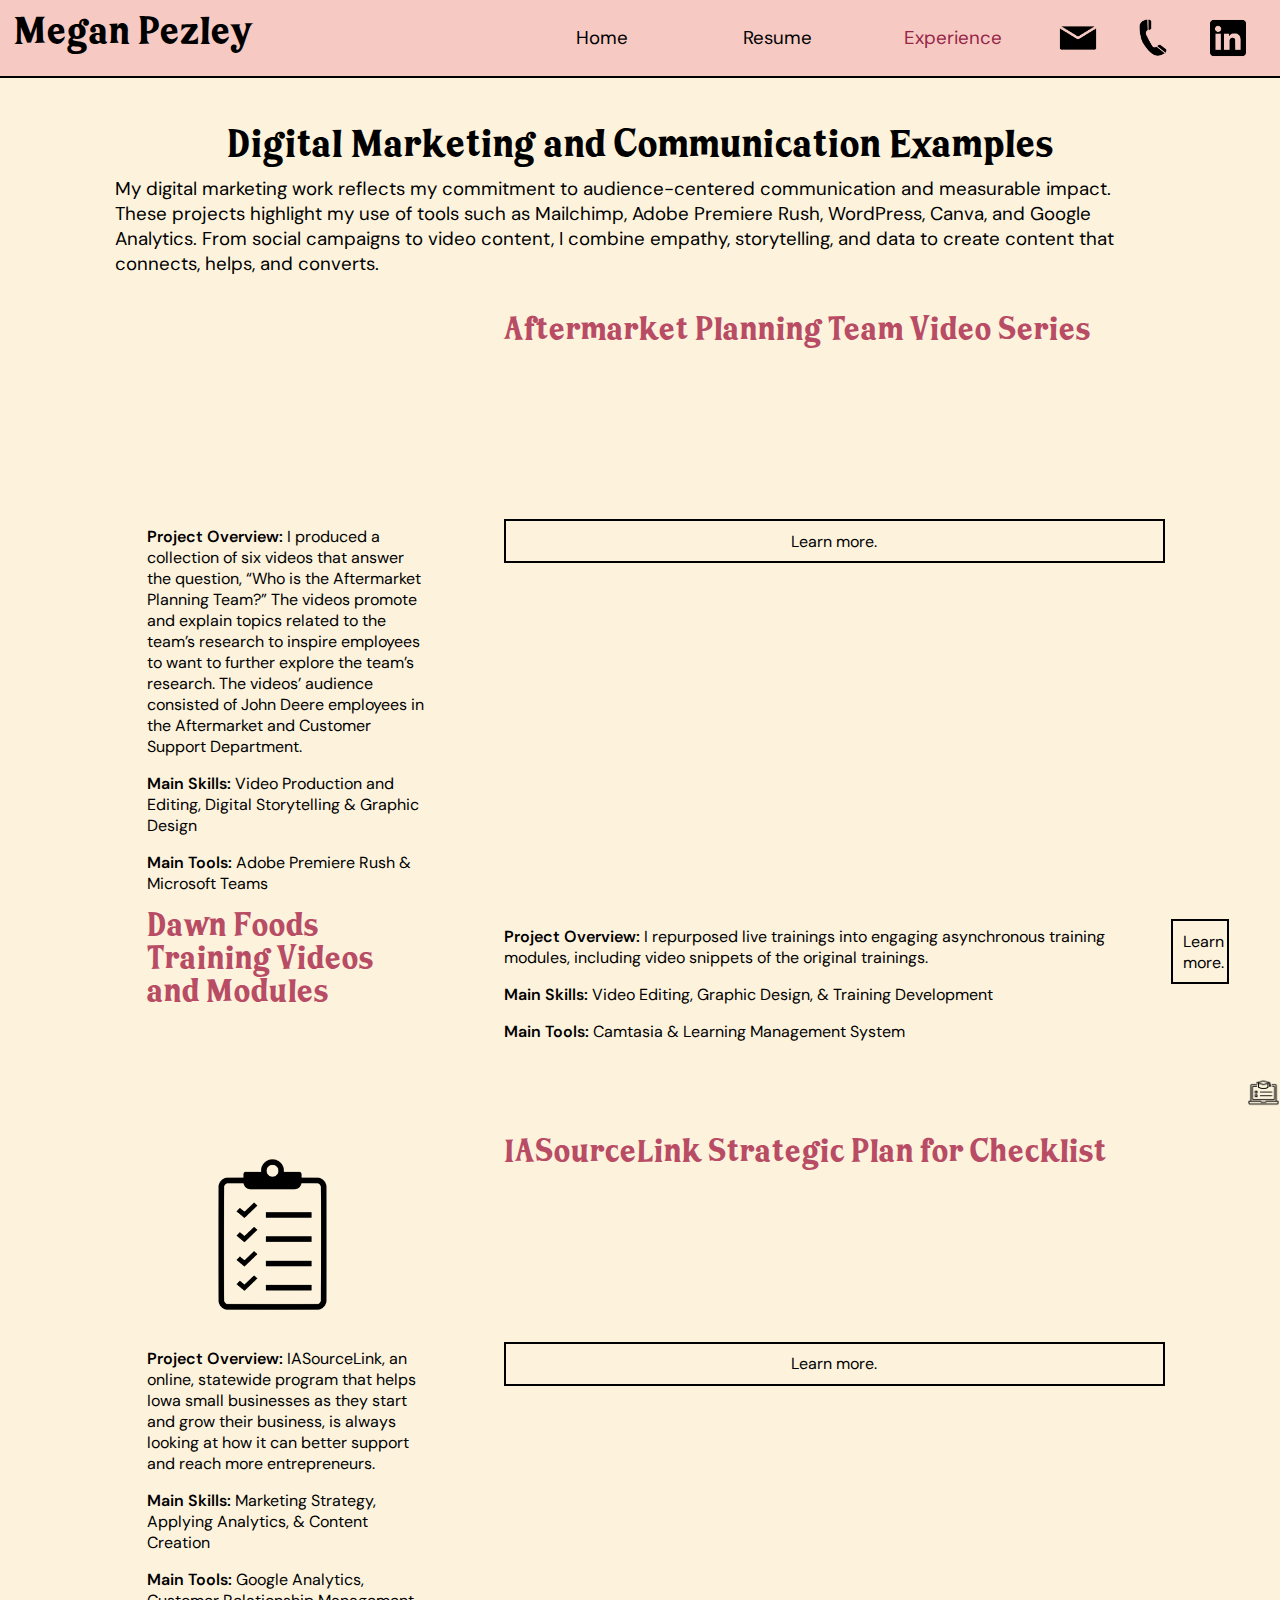
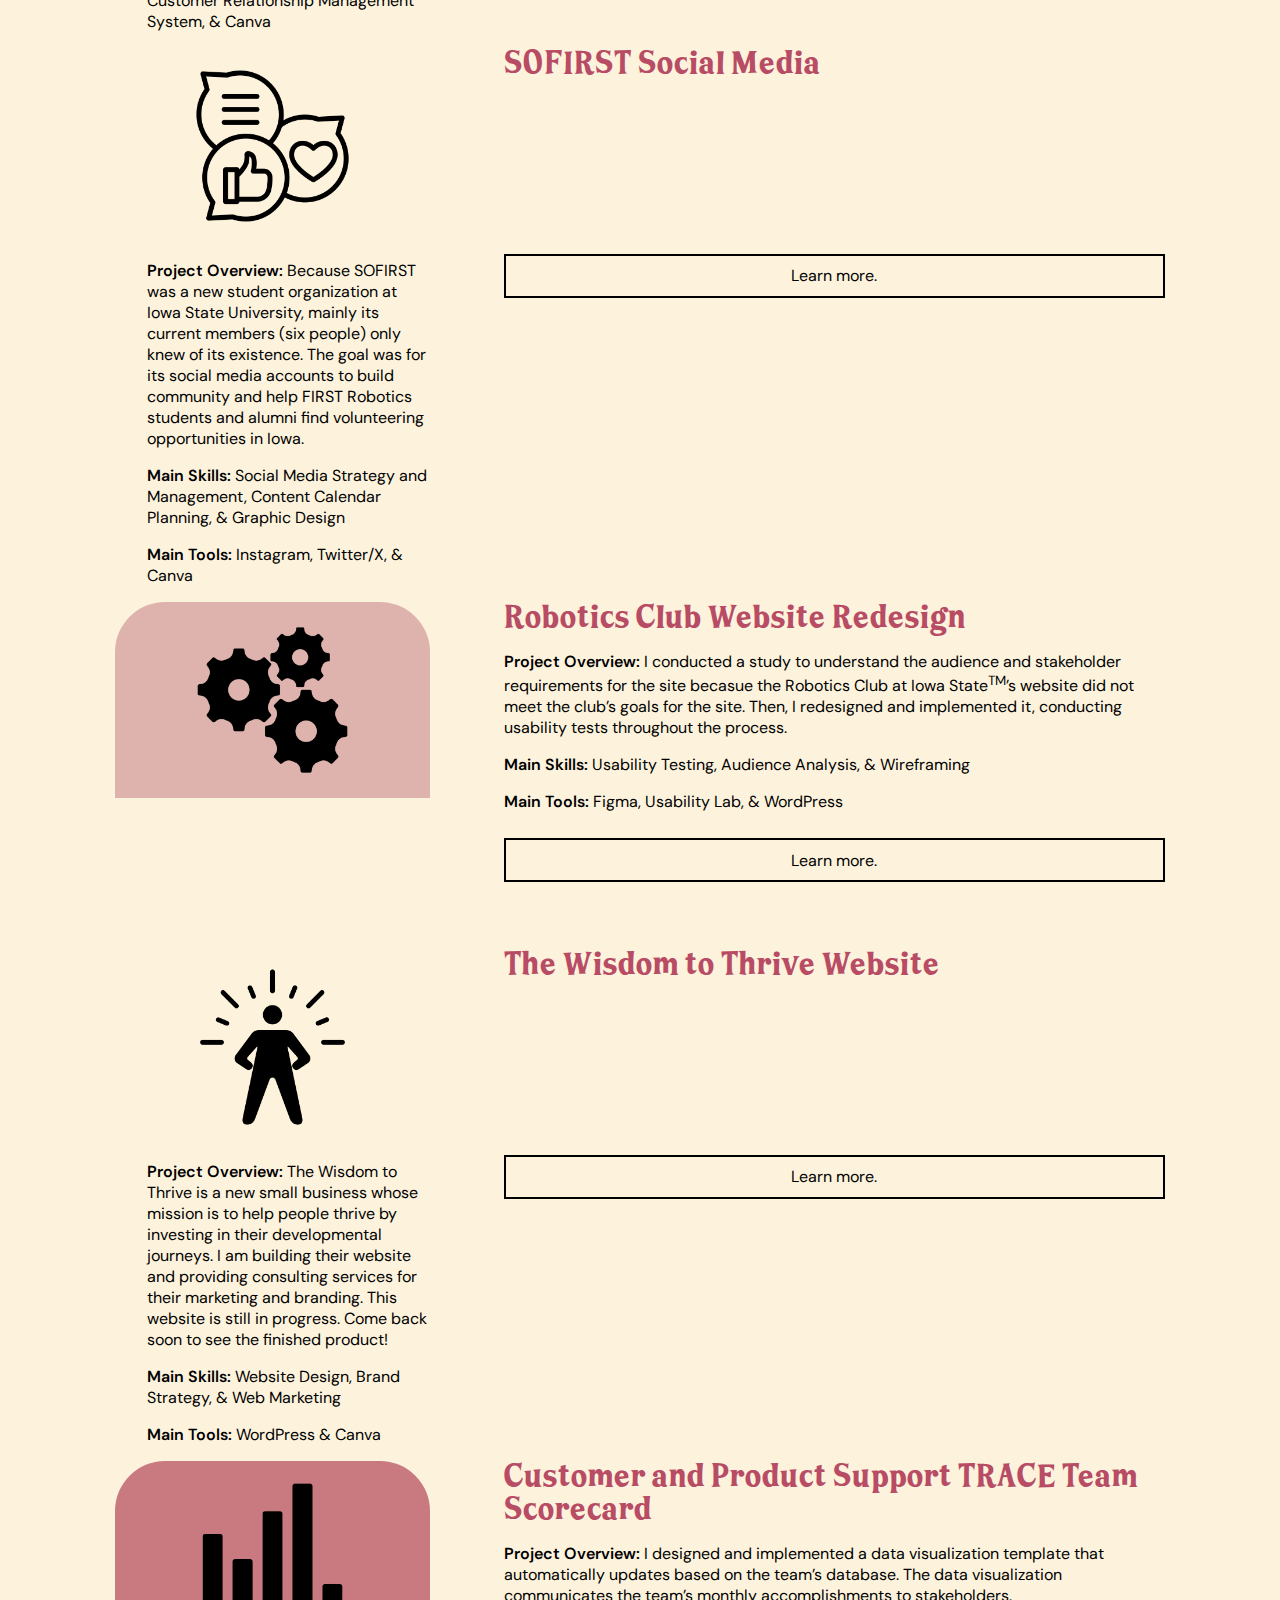
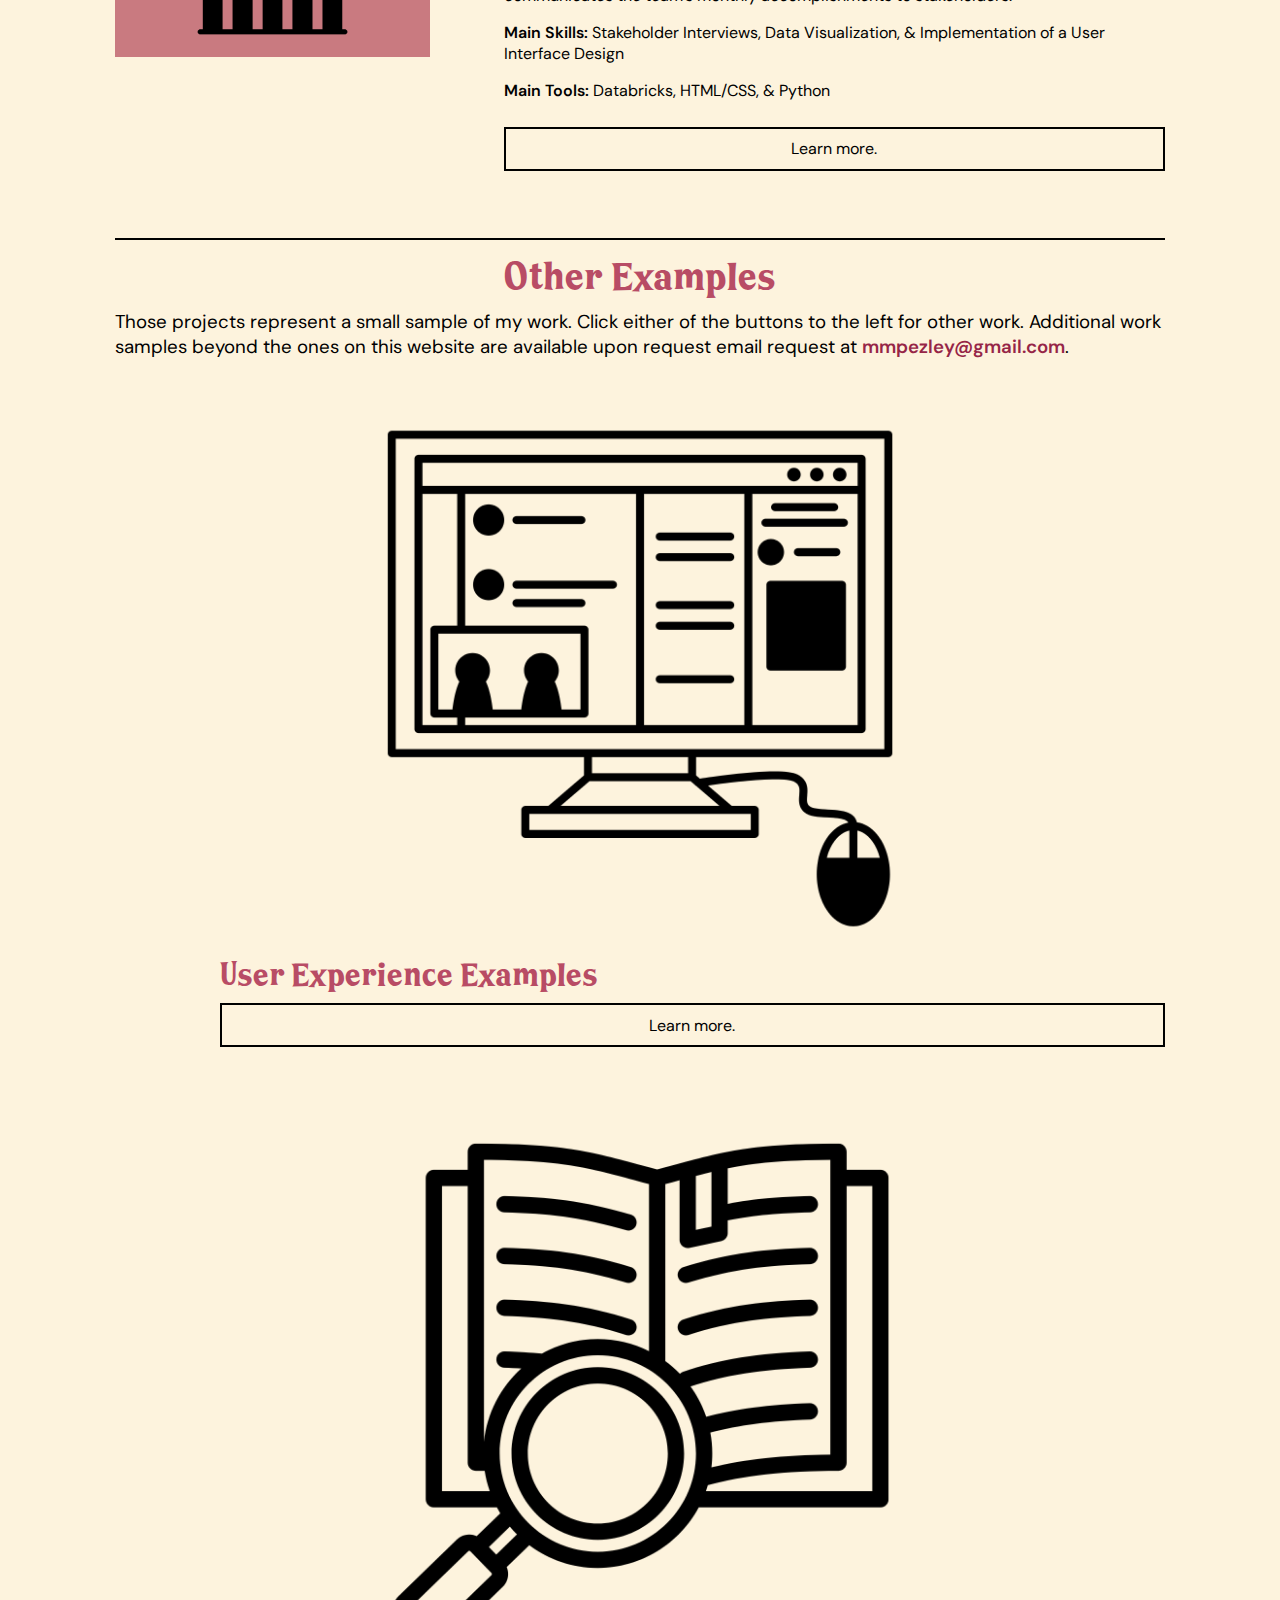
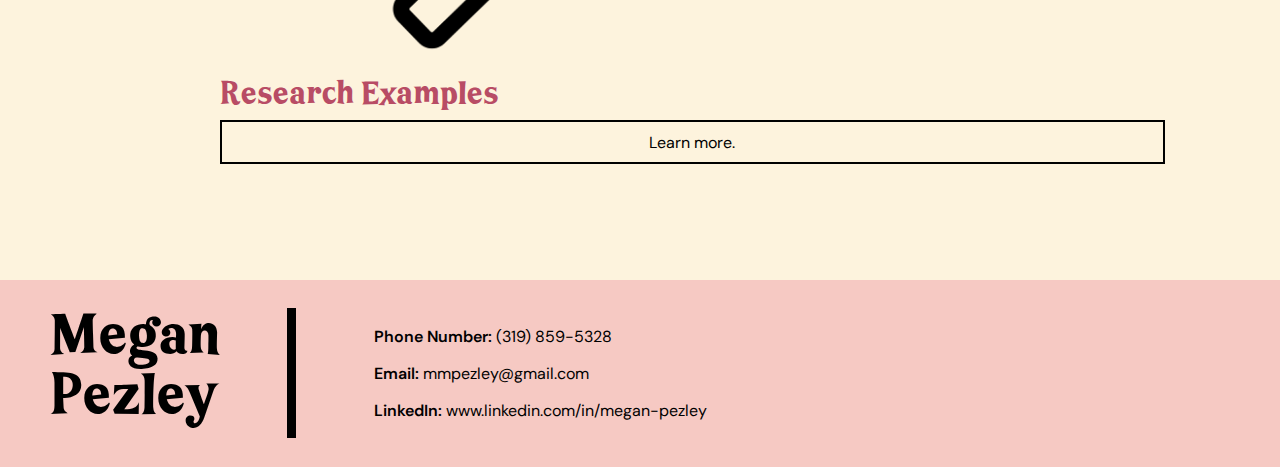
<file: resume/experiencemarketing.html>
<!DOCTYPE html>
<html>
<head>
<meta charset="utf-8">
<meta content="width=device-width, initial-scale=1" name="viewport" />
<title>Digital Marketing and Communication Examples - Megan Pezley</title>
<link href="style.css" rel="stylesheet">
<link href="style_experiences_top.css" rel="stylesheet">
<script src="button_actions.js"></script>

</head>
<body>


<header>
	<div class="headerName">
		<a href="../index.html" class="navigationName"><h1 class="navigationName">Megan Pezley</h1></a>
	</div>
	<div class="headerNavigateHome">
		<p class="navigation"><a href="../index.html" class="navigation">Home</a></p>
	</div>
	<div class="headerNavigateResume">
		<p class="navigation"><a href="resume.html" class="navigation">Resume</a> 
	</div>
	<div class="headerNavigateExperience">
		<p class="currentPage">Experience</p>
	</div>
	<div class="headerEmail">
		<a href="mailto:mmpezley@gmail.com" onmouseover="hoverEmail()" onmouseout="leaveEmail()"><img src="images\navigationImages\email.png" alt="Email Megan" class="navigationPhotos emailBlack" id="emailBlack"><img src="images\navigationImages\emailPink.png" alt="Email Megan" class="navigationPhotos emailPink" id="emailPink"></a>
	</div>
	<div class="headerPhone">
		<a href="telto:319-859-5328" onmouseover="hoverPhone()" onmouseout="leavePhone()"><img src="images\navigationImages\phone.png" alt="Call Megan" class="navigationPhotos phoneBlack" id="phoneBlack"><img src="images\navigationImages\phonePink.png" alt="Call Megan" class="navigationPhotos phonePink" id="phonePink"></a>
	</div>
	<div class="headerLinkedIn">
		<a href="https://www.linkedin.com/in/megan-pezley" target="_blank"onmouseover="hoverLinkedIn()" onmouseout="leaveLinkedIn()"><img src="images\navigationImages\linkedin.png" alt="Find Megan on LinkedIn" class="navigationPhotos linkedinBlack" id="linkedinBlack"><img src="images\navigationImages\linkedinPink.png" alt="Call Megan" class="navigationPhotos linkedinPink" id="linkedinPink"></a>
	</div>

		
</header>

<main>
	
	
	<div class="experienceTitleSection">
		<h2 class="experienceExampleTitle">Digital Marketing and Communication Examples</h2>
	</div>
	
	<div class="experienceTopParagraph">
		<p class="experienceTopParagraph">My digital marketing work reflects my commitment to audience-centered communication and measurable impact. These projects highlight my use of tools such as Mailchimp, Adobe Premiere Rush, WordPress, Canva, and Google Analytics. From social campaigns to video content, I combine empathy, storytelling, and data to create content that connects, helps, and converts.</p>
	</div>
	
	<div class="experienceExamples marketingExpereinces">
		<div class="aftermarketVideoExample exampleExperiencesColumns">
			<div class="aftermarketVideoExampleImage">
				<div class="experienceExampleImageBackgrounds aftermarketVideoExampleImageBackgrounds">
					<img src="images\homepageImages\johnDeereVideos.png" alt="Video" class="experiencePhoto center">
				</div>
			</div>
			<div class="experienceExampleTitle aftermarketVideoExampleTitle">
				<h3 class="experienceExampleHeading">Aftermarket Planning Team Video Series</h3>
			</div>
			<div class="experienceExampleText aftermarketVideoExampleText">
				<p class="experienceExampleOverview"><span class="bold">Project Overview:</span> I produced a collection of six videos that answer the question, “Who is the Aftermarket Planning Team?” The videos promote and explain topics related to the team’s research to inspire employees to want to further explore the team’s research. The videos’ audience consisted of John Deere employees in the Aftermarket and Customer Support Department.</p>
				<p class="experienceExampleSkills"><span class="bold">Main Skills:</span> Video Production and Editing, Digital Storytelling & Graphic Design</p>
				<p class="experienceExampleTools"><span class="bold">Main Tools:</span> Adobe Premiere Rush & Microsoft Teams</p>
			</div>
			<div class="experienceExampleButton aftermarketVideoExampleButton">
				<a href="aftermarketvideos.html"><p class="experienceExampleButton">Learn more.</p></a>
			</div>
		</div>
		
		<div class="dawnExample exampleExperiencesColumns">
			<div class="dawnExampleImage">
				<div class="experienceExampleImageBackgrounds dawnExampleImageBackgrounds">
					<img src="images\homepageImages\dawnTrainingModule.png" alt="Training Videos and Modules" class="experiencePhoto center dawnExampleImage">
				</div>
			</div>
			<div class="experienceExampleTitle dawnExampleTitle">
				<h3 class="experienceExampleHeading">Dawn Foods Training Videos and Modules</h3>
			</div>
			<div class="experienceExampleText dawnExampleText">
				<p class="experienceExampleOverview"><span class="bold">Project Overview:</span> I repurposed live trainings into engaging asynchronous training modules, including video snippets of the original trainings.</p>
				<p class="experienceExampleSkills"><span class="bold">Main Skills:</span> Video Editing, Graphic Design, & Training Development</p>
				<p class="experienceExampleTools"><span class="bold">Main Tools:</span> Camtasia & Learning Management System</p>
			</div>
			<div class="experienceExampleButton dawnExampleButton">
				<a href="dawntraining.html"><p class="experienceExampleButton">Learn more.</p></a>
			</div>
		</div>
		
		<div class="checklistExample exampleExperiencesColumns">
			<div class="checklistExampleImage">
				<div class="experienceExampleImageBackgrounds checklistExampleImageBackgrounds">
					<img src="images\homepageImages\iasourcelinkChecklistIcon.png" alt="IASourceLink Checklist" class="experiencePhoto center">
				</div>
			</div>
			<div class="experienceExampleTitle checklistExampleTitle">
				<h3 class="experienceExampleHeading">IASourceLink Strategic Plan for Checklist</h3>
			</div>
			<div class="experienceExampleText checklistExampleText">
				<p class="experienceExampleOverview"><span class="bold">Project Overview:</span> IASourceLink, an online, statewide program that helps Iowa small businesses as they start and grow their business, is always looking at how it can better support and reach more entrepreneurs.</p>
				<p class="experienceExampleSkills"><span class="bold">Main Skills:</span> Marketing Strategy, Applying Analytics, & Content Creation</p>
				<p class="experienceExampleTools"><span class="bold">Main Tools:</span> Google Analytics, Customer Relationship Management System, & Canva</p>
			</div>
			<div class="experienceExampleButton checklistExampleButton">
				<a href="iasourcelinkchecklist.html"><p class="experienceExampleButton">Learn more.</p></a>
			</div>
		</div>
		
		<div class="sofirstExample exampleExperiencesColumns">
			<div class="sofirstExampleImage">
				<div class="experienceExampleImageBackgrounds sofirstExampleImageBackgrounds">
					<img src="images\homepageImages\sofirstSocialMedia.png" alt="SOFIRST Social Media" class="experiencePhoto center">
				</div>
			</div>
			<div class="experienceExampleTitle sofirstExampleTitle">
				<h3 class="experienceExampleHeading">SOFIRST Social Media</h3>
			</div>
			<div class="experienceExampleText sofirstExampleText">
				<p class="experienceExampleOverview"><span class="bold">Project Overview:</span> Because SOFIRST was a new student organization at Iowa State University, mainly its current members (six people) only knew of its existence. The goal was for its social media accounts to build community and help <span class="italic">FIRST</span> Robotics students and alumni find volunteering opportunities in Iowa.</p>
				<p class="experienceExampleSkills"><span class="bold">Main Skills:</span> Social Media Strategy and Management, Content Calendar Planning, & Graphic Design</p>
				<p class="experienceExampleTools"><span class="bold">Main Tools:</span> Instagram, Twitter/X, & Canva</p>
			</div>
			<div class="experienceExampleButton sofirstExampleButton">
				<a href="sofirstsocialmedia.html"><p class="experienceExampleButton">Learn more.</p></a>
			</div>
		</div>
		
		<div class="roboticsExample exampleExperiencesColumns">
			<div class="roboticsExampleImage">
				<div class="experienceExampleImageBackgrounds roboticsExampleImageBackgrounds">
					<img src="images\homepageImages\gears.png" alt="Gears" class="experiencePhoto center">
				</div>
			</div>
			<div class="experienceExampleTitle roboticsExampleTitle">
				<h3 class="experienceExampleHeading">Robotics Club Website Redesign</h3>
			</div>
			<div class="experienceExampleText roboticsExampleText">
				<p class="experienceExampleOverview"><span class="bold">Project Overview:</span> I conducted a study to understand the audience and stakeholder requirements for the site becasue the Robotics Club at Iowa State<sup>TM</sup>’s website did not meet the club’s goals for the site. Then, I redesigned and implemented it, conducting usability tests throughout the process. </p>
				<p class="experienceExampleSkills"><span class="bold">Main Skills:</span> Usability Testing, Audience Analysis, & Wireframing</p>
				<p class="experienceExampleTools"><span class="bold">Main Tools:</span> Figma, Usability Lab, & WordPress</p>
			</div>
			<div class="experienceExampleButton roboticsExampleButton">
				<a href="roboticsclubwebsite.html"><p class="experienceExampleButton">Learn more.</p></a>
			</div>
		</div>
		
		<div class="wisdomThriveExample exampleExperiencesColumns">
			<div class="wisdomThriveExampleImage">
				<div class="experienceExampleImageBackgrounds wisdomThriveExampleImageBackgrounds">
					<img src="images\homepageImages\wisdomToThrive.png" alt="The Wisdom to Thrive" class="experiencePhoto center">
				</div>
			</div>
			<div class="experienceExampleTitle wisdomThriveExampleTitle">
				<h3 class="experienceExampleHeading">The Wisdom to Thrive Website</h3>
			</div>
			<div class="experienceExampleText wisdomThriveExampleText">
				<p class="experienceExampleOverview"><span class="bold">Project Overview:</span> The Wisdom to Thrive is a new small business whose mission is to help people thrive by investing in their developmental journeys. I am building their website and providing consulting services for their marketing and branding. This website is still in progress. Come back soon to see the finished product!</p>
				<p class="experienceExampleSkills"><span class="bold">Main Skills:</span> Website Design, Brand Strategy, & Web Marketing</p>
				<p class="experienceExampleTools"><span class="bold">Main Tools:</span> WordPress & Canva</p>
			</div>
			<div class="experienceExampleButton wisdomThriveExampleButton">
				<a href="thewisdomtothrivewebsite.html"><p class="experienceExampleButton">Learn more.</p></a>
			</div>
		</div>
		
		<div class="cpsExample exampleExperiencesColumns">
			<div class="cpsExampleImage">
				<div class="experienceExampleImageBackgrounds cpsExampleImageBackgrounds">
					<img src="images\homepageImages\barChart.png" alt="Bar Chart" class="experiencePhoto center">
				</div>
			</div>
			<div class="experienceExampleTitle cpsExampleTitle">
				<h3 class="experienceExampleHeading">Customer and Product Support TRACE Team Scorecard</h3>
			</div>
			<div class="experienceExampleText cpsExampleText">
				<p class="experienceExampleOverview"><span class="bold">Project Overview:</span> I designed and implemented a data visualization template that automatically updates based on the team’s database. The data visualization communicates the team’s monthly accomplishments to stakeholders.</p>
				<p class="experienceExampleSkills"><span class="bold">Main Skills:</span> Stakeholder Interviews, Data Visualization, & Implementation of a User Interface Design</p>
				<p class="experienceExampleTools"><span class="bold">Main Tools:</span> Databricks, HTML/CSS, & Python</p>
			</div>
			<div class="experienceExampleButton cpsExampleButton">
				<a href="johndeerescorecard.html"><p class="experienceExampleButton">Learn more.</p></a>
			</div>
		</div>
	</div>
	<div class="experienceOtherExamples">
		<h2 class="otherExperienceExampleTitle">Other Examples</h2>
		<div class="otherExperienceMarketingSubpage generalExperienceExamples">
			<div class="otherExamplesStatement generalExperienceColumn">
				<p class="experienceOtherParagraph">Those projects represent a small sample of my work. Click either of the buttons to the left for other work. Additional work samples beyond the ones on this website are available upon request email request at <a href="mailto:mmpezley@gmail.com" class="emailInParagraph"><span class="bold">mmpezley@gmail.com</span></a>.</p>
			</div>
			<a href="experienceux.html" >
				<div class="uxExample generalExperienceColumn">
					<div class="uxExampleImage uxExampleTwoCol">
						<div class="experienceExampleImageBackgrounds uxExampleImageBackground">
							<img src="images\homepageImages\userExperience.png" alt="User Experience" class="experiencePhoto center">
						</div>
					</div>
					<div class="experienceExampleTitle uxExampleTitle">
						<h3 class="experienceExampleHeading generalExperienceHeading">User Experience Examples</h3>
					</div>
					<div class="experienceExampleButton uxExampleButton">
						<a href="experienceux.html"><p class="experienceExampleButton">Learn more.</p></a>
					</div>
				</div>
			</a>
			<a href="experienceresearch.html" >
				<div class="researchExample generalExperienceColumn">
					<div class="researchExampleImage researchExampleTwoCol">
						<div class="experienceExampleImageBackgrounds researchExampleImageBackground">
							<img src="images\homepageImages\research.png" alt="Research" class="experiencePhoto center">
						</div>
					</div>
					<div class="experienceExampleTitle researchExampleTitle">
						<h3 class="experienceExampleHeading generalExperienceHeading">Research Examples</h3>
					</div>
					<div class="experienceExampleButton researchExampleButton">
						<a href="experienceresearch.html"><p class="experienceExampleButton">Learn more.</p></a>
					</div>
				</div>
			</a>

		</div>
	</div>

</main>

<footer>
	<div class="nameFooter">
		<a href="../index.html" class="navigationName"><h1 class="nameFooter">Megan Pezley</h1></a>
	</div>
	<div class="contact">
		<div class="conInfo">
			<p class="coninfo"><span class="bold">Phone Number:</span> (319) 859-5328 </p>
			<p class="coninfo"><span class="bold">Email:</span> <a href="mailto:mmpezley@gmail.com" class="footer">mmpezley@gmail.com</a></p>
			<p class="coninfo"><span class="bold">LinkedIn:</span> <a href="https://www.linkedin.com/in/megan-pezley" target="_blank" class="footer">www.linkedin.com/in/megan-pezley</a></p>
		</div>
	</div>
</footer>

</body>
</html>
</file>
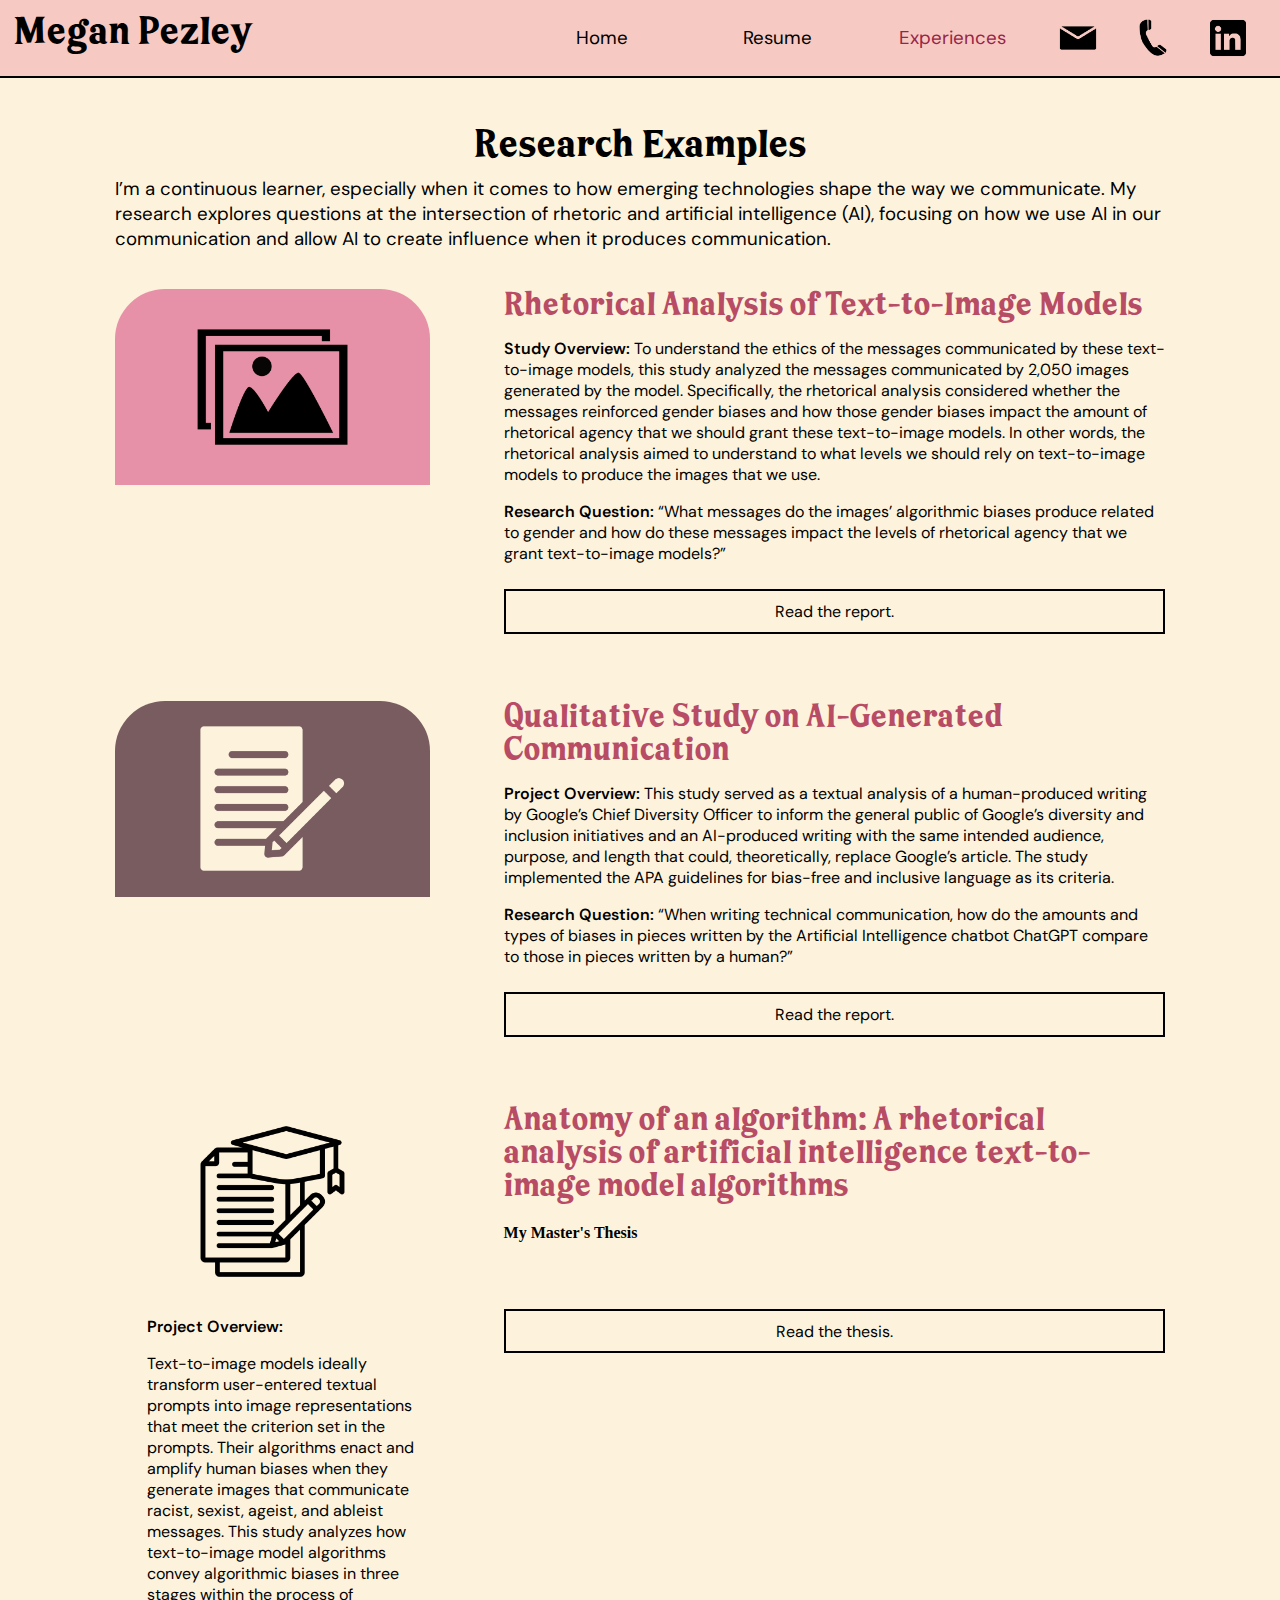
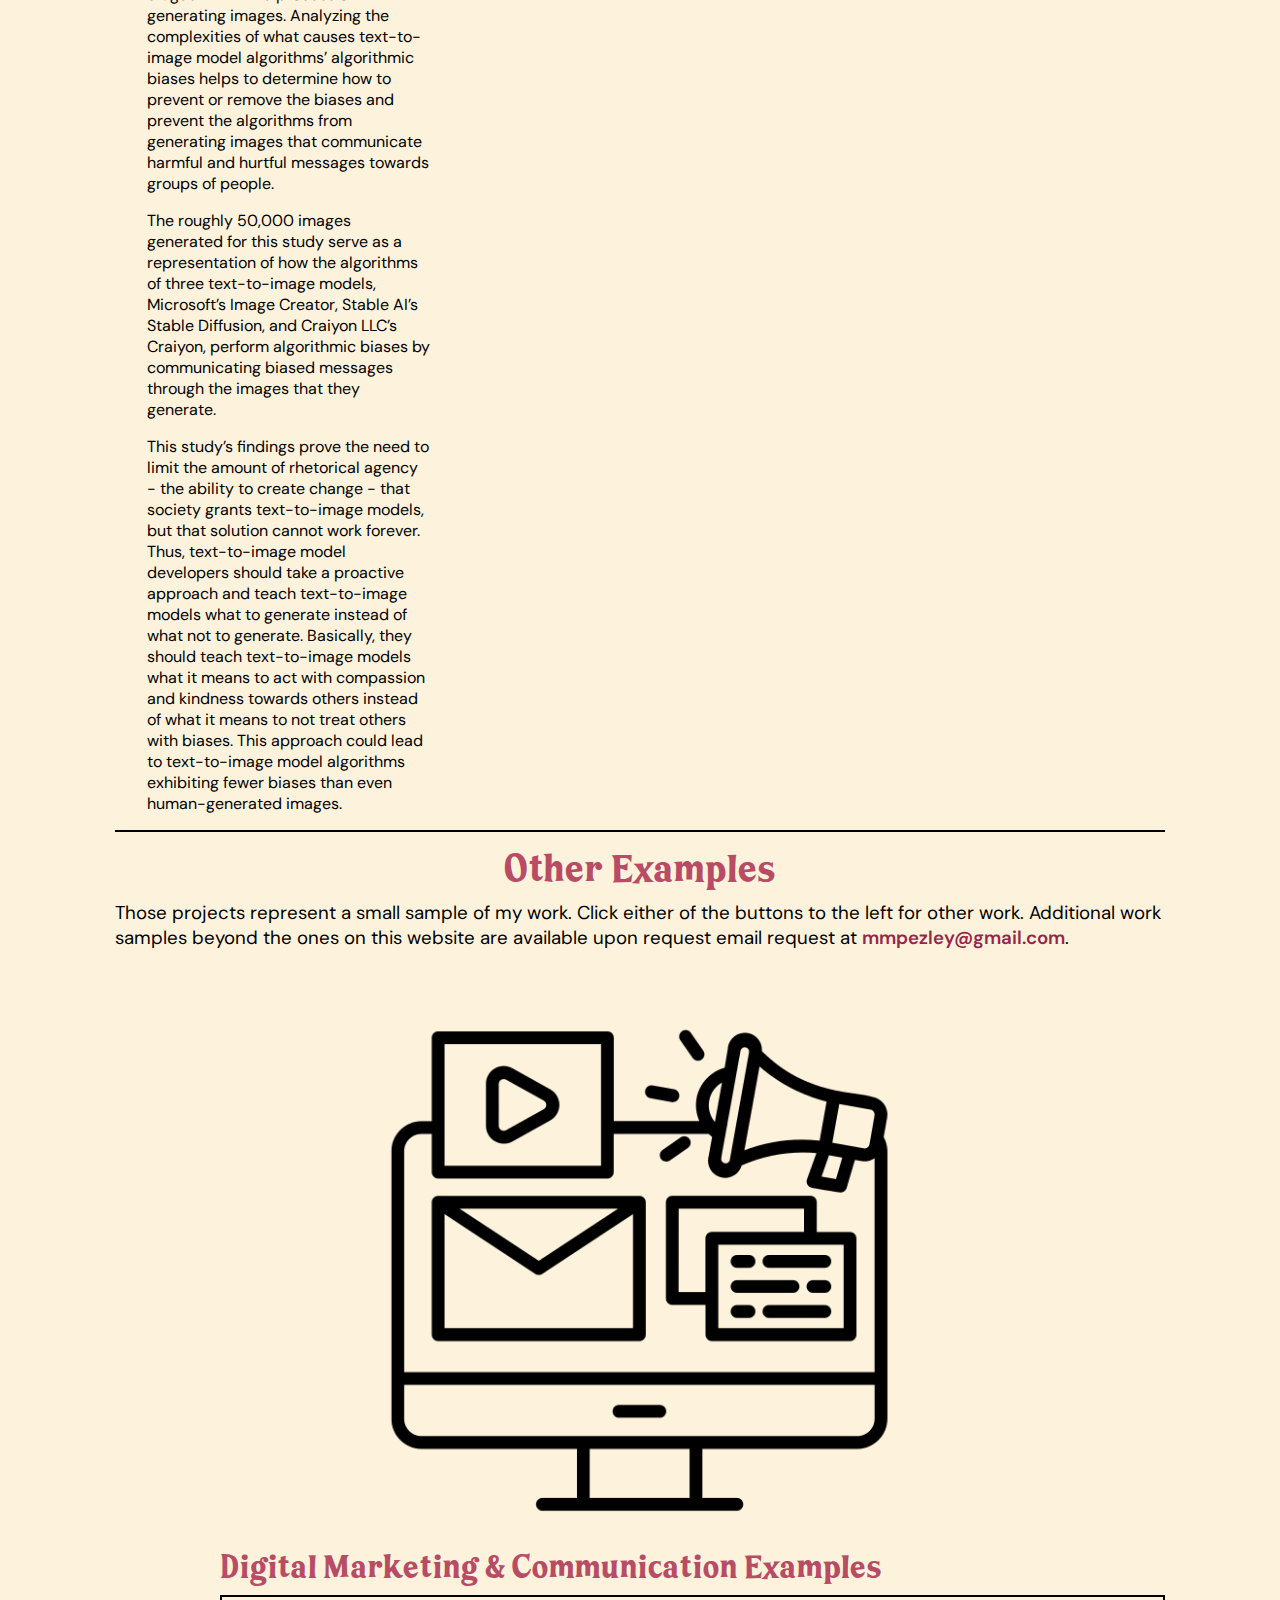
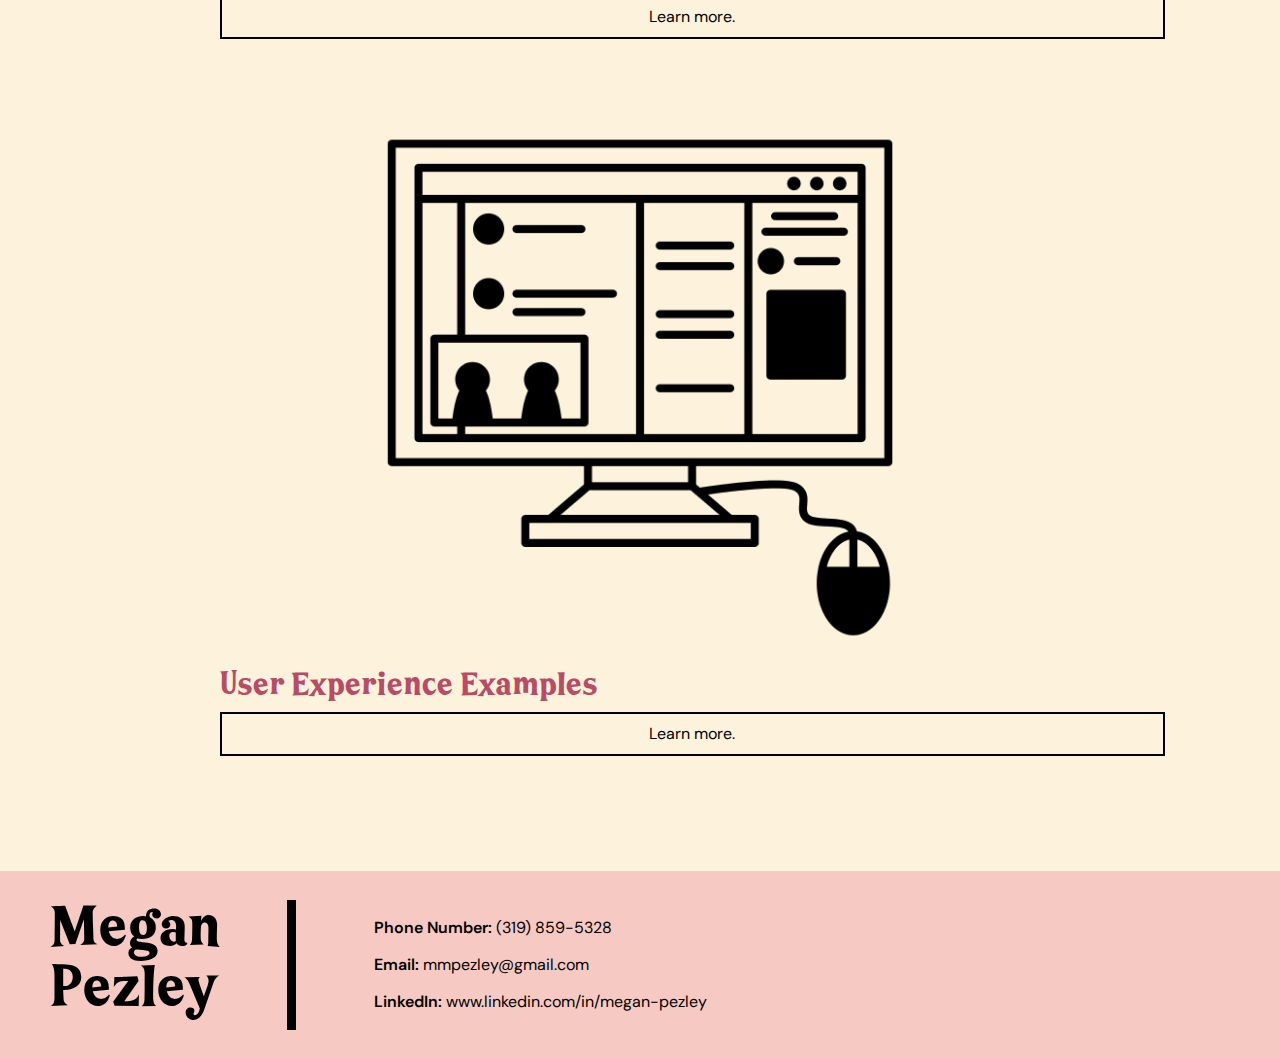
<file: resume/experienceresearch.html>
<!DOCTYPE html>
<html>
<head>
<meta charset="utf-8">
<meta content="width=device-width, initial-scale=1" name="viewport" />
<title>Research Examples - Megan Pezley</title>
<link href="style.css" rel="stylesheet">
<link href="style_experiences_top.css" rel="stylesheet">
<script src="button_actions.js"></script>

</head>
<body>


<header>
	<div class="headerName">
		<a href="../index.html" class="navigationName"><h1 class="navigationName">Megan Pezley</h1></a>
	</div>
	<div class="headerNavigateHome">
		<p class="navigation"><a href="../index.html" class="navigation">Home</a></p>
	</div>
	<div class="headerNavigateResume">
		<p class="navigation"><a href="resume.html" class="navigation">Resume</a> 
	</div>
	<div class="headerNavigateExperience">
		<p class="currentPage">Experiences</p>
	</div>
	<div class="headerEmail">
		<a href="mailto:mmpezley@gmail.com" onmouseover="hoverEmail()" onmouseout="leaveEmail()"><img src="images\navigationImages\email.png" alt="Email Megan" class="navigationPhotos emailBlack" id="emailBlack"><img src="images\navigationImages\emailPink.png" alt="Email Megan" class="navigationPhotos emailPink" id="emailPink"></a>
	</div>
	<div class="headerPhone">
		<a href="telto:319-859-5328" onmouseover="hoverPhone()" onmouseout="leavePhone()"><img src="images\navigationImages\phone.png" alt="Call Megan" class="navigationPhotos phoneBlack" id="phoneBlack"><img src="images\navigationImages\phonePink.png" alt="Call Megan" class="navigationPhotos phonePink" id="phonePink"></a>
	</div>
	<div class="headerLinkedIn">
		<a href="https://www.linkedin.com/in/megan-pezley" target="_blank"onmouseover="hoverLinkedIn()" onmouseout="leaveLinkedIn()"><img src="images\navigationImages\linkedin.png" alt="Find Megan on LinkedIn" class="navigationPhotos linkedinBlack" id="linkedinBlack"><img src="images\navigationImages\linkedinPink.png" alt="Call Megan" class="navigationPhotos linkedinPink" id="linkedinPink"></a>
	</div>

		
</header>

<main>
	
	
	<div class="experienceTitleSection">
		<h2 class="experienceExampleTitle">Research Examples</h2>
	</div>
	
	<div class="experienceTopParagraph">
		<p class="experienceTopParagraph">I’m a continuous learner, especially when it comes to how emerging technologies shape the way we communicate. My research explores questions at the intersection of rhetoric and artificial intelligence (AI), focusing on how we use AI in our communication and allow AI to create influence when it produces communication.</p>
	</div>
	
	<div class="experienceExamples">
		<div class="textToImageExample exampleExperiencesColumns">
			<div class="textToImageExampleImage">
				<div class="experienceExampleImageBackgrounds texToImageExampleImageBackgrounds">
					<img src="images\homepageImages\imagesIcon.png" alt="Images" class="experiencePhoto center">
				</div>
			</div>
			<div class="experienceExampleTitle textToImageExampleTitle">
				<h3 class="experienceExampleHeading">Rhetorical Analysis of Text-to-Image Models</h3>
			</div>
			<div class="experienceExampleText textToImageExampleText">
				<p class="experienceExampleOverview"><span class="bold">Study Overview:</span>  To understand the ethics of the messages communicated by these text-to-image models, this study analyzed the messages communicated by 2,050 images generated by the model. Specifically, the rhetorical analysis considered whether the messages reinforced gender biases and how those gender biases impact the amount of rhetorical agency that we should grant these text-to-image models.  In other words, the rhetorical analysis aimed to understand to what levels we should rely on text-to-image models to produce the images that we use.</p>
				<p class="experienceExampleRQ"><span class="bold">Research Question:</span> “What messages do the images’ algorithmic biases produce related to gender and how do these messages impact the levels of rhetorical agency that we grant text-to-image models?”</p>
			</div>
			<div class="experienceExampleButton textToImageExampleButton">
				<a href="documents\research\RhetoricalCriticTextToImageModels.pdf"target="_blank"><p class="experienceExampleButton">Read the report.</p></a>
			</div>
		</div>
		<div class="aiExample exampleExperiencesColumns">
			<div class="aiExampleImage">
				<div class="experienceExampleImageBackgrounds aiExampleImageBackgrounds">
					<img src="images\homepageImages\pencilPaper.png" alt="Pencil and Paper" class="experiencePhoto center">
				</div>
			</div>
			<div class="experienceExampleTitle aiExampleTitle">
				<h3 class="experienceExampleHeading">Qualitative Study on AI-Generated Communication</h3>
			</div>
			<div class="experienceExampleText aiExampleText">
				<p class="experienceExampleOverview"><span class="bold">Project Overview:</span> This study served as a textual analysis of a human-produced writing by Google’s Chief Diversity Officer to inform the general public of Google’s diversity and inclusion initiatives and an AI-produced writing with the same intended audience, purpose, and length that could, theoretically, replace Google’s article. The study implemented the APA guidelines for bias-free and inclusive language as its criteria.</p>
				<p class="experienceExampleRQ"><span class="bold">Research Question:</span> “When writing technical communication, how do the amounts and types of biases in pieces written by the Artificial Intelligence chatbot ChatGPT compare to those in pieces written by a human?”</p>
			</div>
			<div class="experienceExampleButton aiExampleButton">
				<a href="documents\research\AICommunicationBiases.pdf" target="_blank"><p class="experienceExampleButton">Read the report.</p></a>
			</div>
		</div>
		
		<div class="thesisExample exampleExperiencesColumns">
			<div class="thesisExampleImage">
				<div class="experienceExampleImageBackgrounds thesisExampleImageBackgrounds">
					<img src="images\homepageImages\thesis.png" alt="Pencil and Paper" class="experiencePhoto center">
				</div>
			</div>
			<div class="experienceExampleTitle thesisExampleTitle">
				<h3 class="experienceExampleHeading">Anatomy of an algorithm: A rhetorical analysis of artificial intelligence text-to-image model algorithms</h3>
				<h4 class="experienceExampleSubheading">My Master's Thesis</h4>
			</div>
			<div class="experienceExampleText thesisExampleText">
				<p class="experienceExampleOverview bold">Project Overview:</p> 
				<p class="experienceExampleOverview">Text-to-image models ideally transform user-entered textual prompts into image representations that meet the criterion set in the prompts. Their algorithms enact and amplify human biases when they generate images that communicate racist, sexist, ageist, and ableist messages. This study analyzes how text-to-image model algorithms convey algorithmic biases in three stages within the process of generating images. Analyzing the complexities of what causes text-to-image model algorithms’ algorithmic biases helps to determine how to prevent or remove the biases and prevent the algorithms from generating images that communicate harmful and hurtful messages towards groups of people. </p>
				<p class="expereinceExampleOverview">The roughly 50,000 images generated for this study serve as a representation of how the algorithms of three text-to-image models, Microsoft’s Image Creator, Stable AI’s Stable Diffusion, and Craiyon LLC’s Craiyon, perform algorithmic biases by communicating biased messages through the images that they generate. </p>
				<p class="expereinceExampleOverview">This study’s findings prove the need to limit the amount of rhetorical agency - the ability to create change - that society grants text-to-image models, but that solution cannot work forever. Thus, text-to-image model developers should take a proactive approach and teach text-to-image models what to generate instead of what not to generate. Basically, they should teach text-to-image models what it means to act with compassion and kindness towards others instead of what it means to not treat others with biases. This approach could lead to text-to-image model algorithms exhibiting fewer biases than even human-generated images.</p>
			</div>
			<div class="experienceExampleButton thesisExampleButton">
				<a href="https://dr.lib.iastate.edu/entities/publication/796bf635-f628-4f8e-a7f3-6b08eb338152" target="_blank"><p class="experienceExampleButton">Read the thesis.</p></a>
			</div>
		</div>
	</div>
	<div class="experienceOtherExamples">
		<h2 class="otherExperienceExampleTitle">Other Examples</h2>
		<div class="otherExperienceResearchSubpage generalExperienceExamples">
			<div class="otherExamplesStatement generalExperienceColumn">
				<p class="experienceOtherParagraph">Those projects represent a small sample of my work. Click either of the buttons to the left for other work. Additional work samples beyond the ones on this website are available upon request email request at <a href="mailto:mmpezley@gmail.com" class="emailInParagraph"><span class="bold">mmpezley@gmail.com</span></a>.</p>
			</div>
			<a href="experiencemarketing.html" >
				<div class="marketingExample generalExperienceColumn">
					<div class="marketingExampleImage marketingExampleTwoCol">
						<div class="experienceExampleImageBackgrounds marketingExampleImageBackground">
							<img src="images\homepageImages\digitalMarketing.png" alt="Digital Marketing and Communication" class="experiencePhoto center marketingExampleImage">
						</div>
					</div>
					<div class="experienceExampleTitle marketingExampleTitle">
						<h3 class="experienceExampleHeading generalExperienceHeading">Digital Marketing & Communication Examples</h3>
					</div>
					<div class="experienceExampleButton marketingExampleButton">
						<a href="experiencemarketing.html"><p class="experienceExampleButton">Learn more.</p></a>
					</div>
				</div> 
			</a>
			<a href="experienceux.html" >
				<div class="uxExample generalExperienceColumn">
					<div class="uxExampleImage uxExampleTwoCol">
						<div class="experienceExampleImageBackgrounds uxExampleImageBackground">
							<img src="images\homepageImages\userExperience.png" alt="User Experience" class="experiencePhoto center">
						</div>
					</div>
					<div class="experienceExampleTitle uxExampleTitle">
						<h3 class="experienceExampleHeading generalExperienceHeading">User Experience Examples</h3>
					</div>
					<div class="experienceExampleButton uxExampleButton">
						<a href="experienceux.html"><p class="experienceExampleButton">Learn more.</p></a>
					</div>
				</div>
			</a>

		</div>
		
	</div>

</main>

<footer>
	<div class="nameFooter">
		<a href="../index.html" class="navigationName"><h1 class="nameFooter">Megan Pezley</h1></a>
	</div>
	<div class="contact">
		<div class="conInfo">
			<p class="coninfo"><span class="bold">Phone Number:</span> (319) 859-5328 </p>
			<p class="coninfo"><span class="bold">Email:</span> <a href="mailto:mmpezley@gmail.com" class="footer">mmpezley@gmail.com</a></p>
			<p class="coninfo"><span class="bold">LinkedIn:</span> <a href="https://www.linkedin.com/in/megan-pezley" target="_blank" class="footer">www.linkedin.com/in/megan-pezley</a></p>
		</div>
	</div>
</footer>

</body>
</html>
</file>
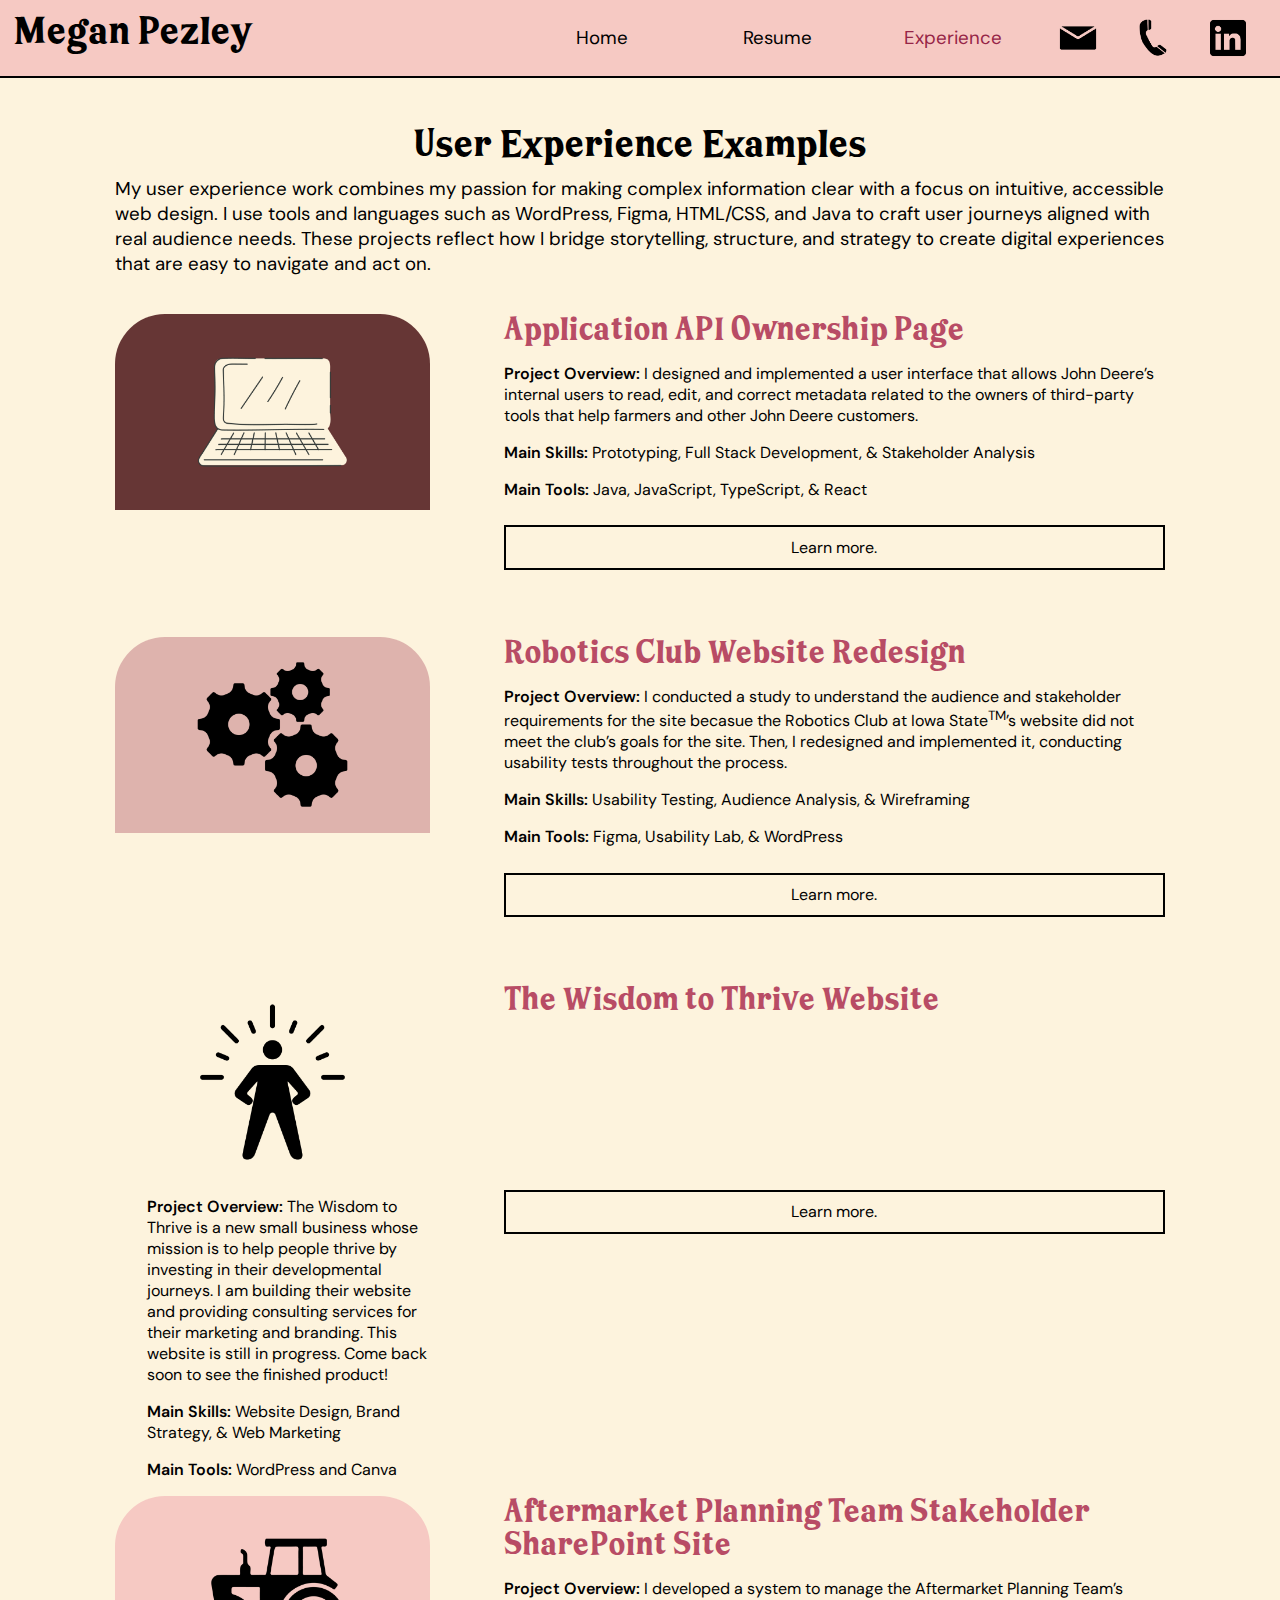
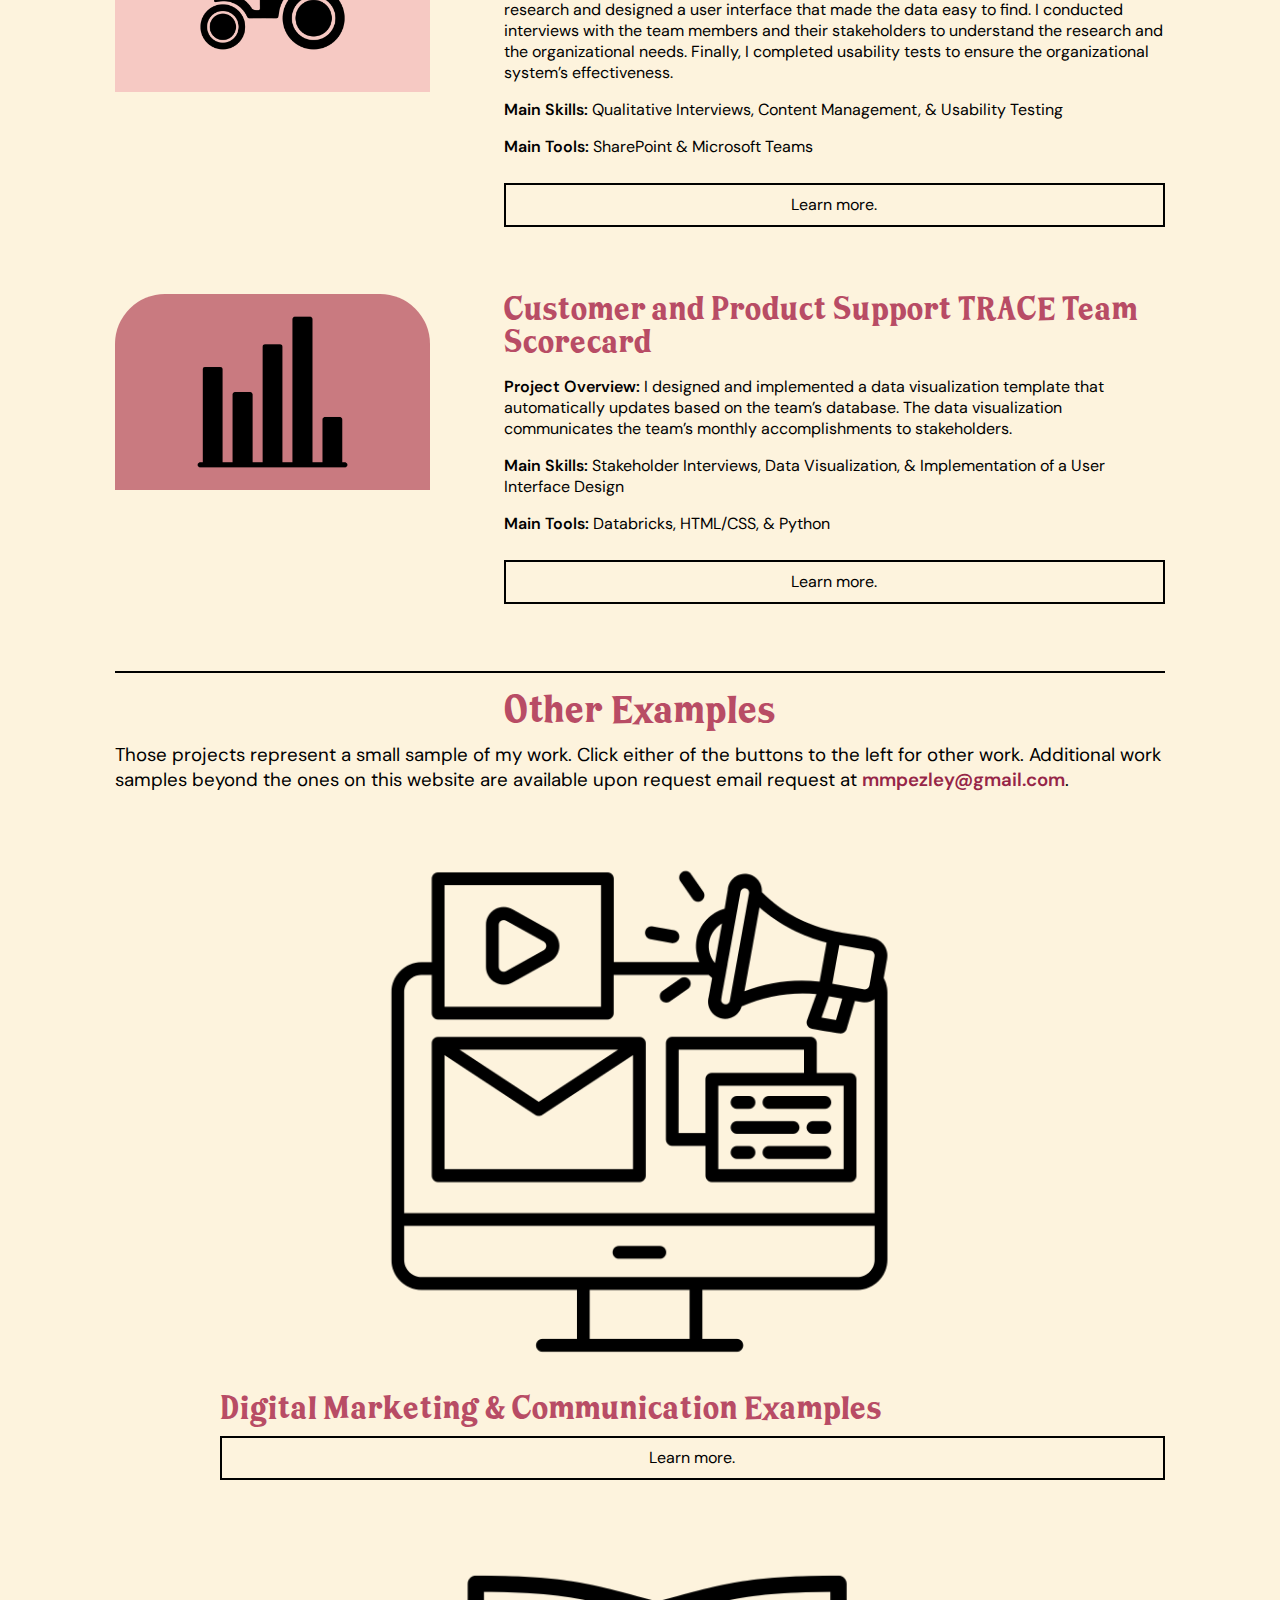
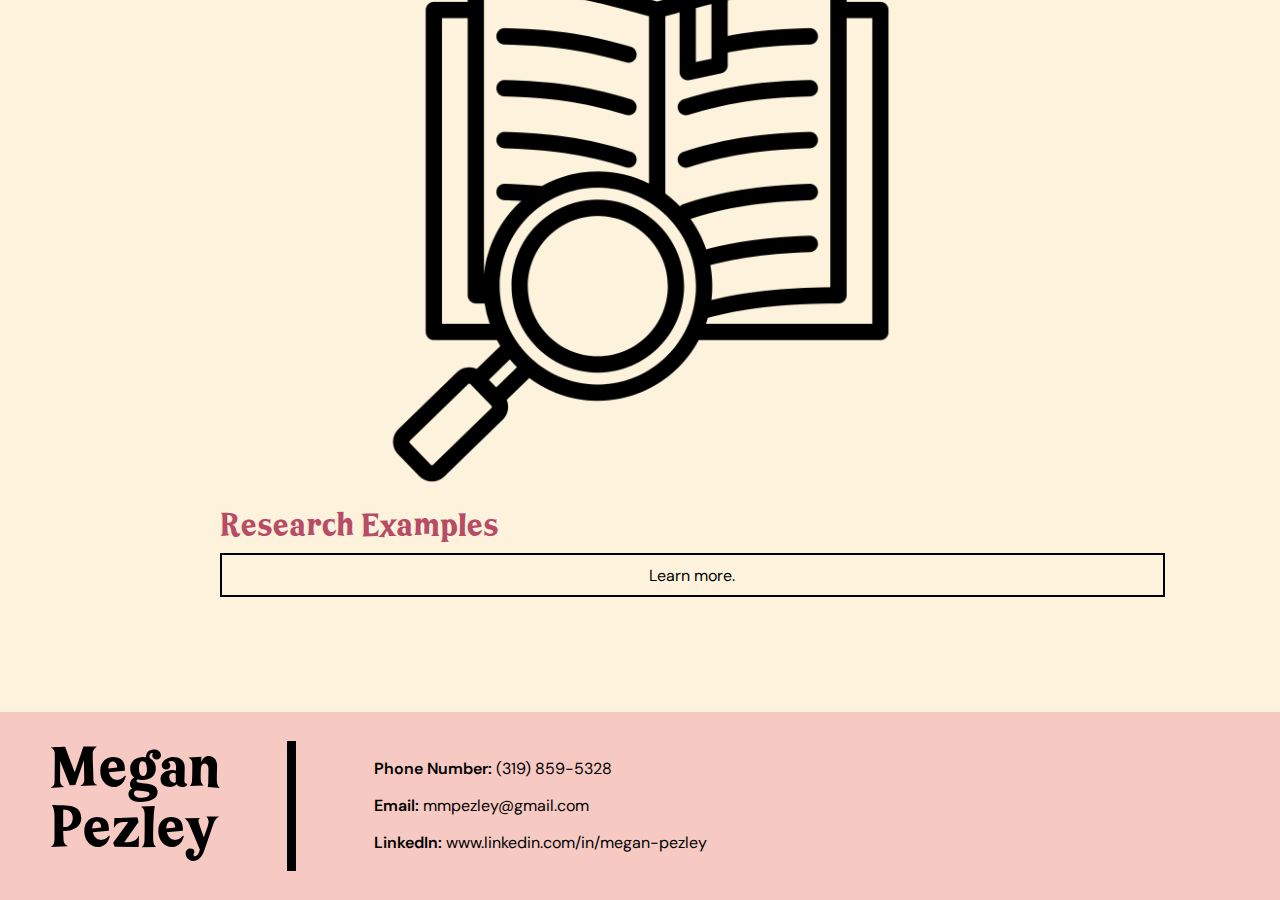
<file: resume/experienceux.html>
<!DOCTYPE html>
<html>
<head>
<meta charset="utf-8">
<meta content="width=device-width, initial-scale=1" name="viewport" />
<title>User Experience Examples - Megan Pezley</title>
<link href="style.css" rel="stylesheet">
<link href="style_experiences_top.css" rel="stylesheet">
<script src="button_actions.js"></script>

</head>
<body>


<header>
	<div class="headerName">
		<a href="../index.html" class="navigationName"><h1 class="navigationName">Megan Pezley</h1></a>
	</div>
	<div class="headerNavigateHome">
		<p class="navigation"><a href="../index.html" class="navigation">Home</a></p>
	</div>
	<div class="headerNavigateResume">
		<p class="navigation"><a href="resume.html" class="navigation">Resume</a> 
	</div>
	<div class="headerNavigateExperience">
		<p class="currentPage">Experience</p>
	</div>
	<div class="headerEmail">
		<a href="mailto:mmpezley@gmail.com" onmouseover="hoverEmail()" onmouseout="leaveEmail()"><img src="images\navigationImages\email.png" alt="Email Megan" class="navigationPhotos emailBlack" id="emailBlack"><img src="images\navigationImages\emailPink.png" alt="Email Megan" class="navigationPhotos emailPink" id="emailPink"></a>
	</div>
	<div class="headerPhone">
		<a href="telto:319-859-5328" onmouseover="hoverPhone()" onmouseout="leavePhone()"><img src="images\navigationImages\phone.png" alt="Call Megan" class="navigationPhotos phoneBlack" id="phoneBlack"><img src="images\navigationImages\phonePink.png" alt="Call Megan" class="navigationPhotos phonePink" id="phonePink"></a>
	</div>
	<div class="headerLinkedIn">
		<a href="https://www.linkedin.com/in/megan-pezley" target="_blank"onmouseover="hoverLinkedIn()" onmouseout="leaveLinkedIn()"><img src="images\navigationImages\linkedin.png" alt="Find Megan on LinkedIn" class="navigationPhotos linkedinBlack" id="linkedinBlack"><img src="images\navigationImages\linkedinPink.png" alt="Call Megan" class="navigationPhotos linkedinPink" id="linkedinPink"></a>
	</div>

		
</header>

<main>
	
	
	<div class="experienceTitleSection">
		<h2 class="experienceExampleTitle">User Experience Examples</h2>
	</div>
	
	<div class="experienceTopParagraph">
		<p class="experienceTopParagraph">My user experience work combines my passion for making complex information clear with a focus on intuitive, accessible web design. I use tools and languages such as WordPress, Figma, HTML/CSS, and Java to craft user journeys aligned with real audience needs. These projects reflect how I bridge storytelling, structure, and strategy to create digital experiences that are easy to navigate and act on.</p>
	</div>
	
	<div class="experienceExamples">
		<div class="apiExample exampleExperiencesColumns">
			<div class="apiExampleImage">
				<div class="experienceExampleImageBackgrounds apiExampleImageBackground">
					<img src="images\homepageImages\computer.png" alt="Computer" class="experiencePhoto center apiExampleImage">
				</div>
			</div>
			<div class="experienceExampleTitle apiExampleTitle">
				<h3 class="experienceExampleHeading">Application API Ownership Page</h3>
			</div>
			<div class="experienceExampleText apiExampleText">
				<p class="experienceExampleOverview"><span class="bold">Project Overview:</span> I designed and implemented a user interface that allows John Deere’s internal users to read, edit, and correct metadata related to the owners of third-party tools that help farmers and other John Deere customers.</p>
				<p class="experienceExampleSkills"><span class="bold">Main Skills:</span> Prototyping, Full Stack Development, & Stakeholder Analysis</p>
				<p class="experienceExampleTools"><span class="bold">Main Tools:</span> Java, JavaScript, TypeScript, & React</p>
			</div>
			<div class="experienceExampleButton apiExampleButton">
				<a href="apiOwnership.html"><p class="experienceExampleButton">Learn more.</p></a>
			</div>
		</div>
		
		<div class="roboticsExample exampleExperiencesColumns">
			<div class="roboticsExampleImage">
				<div class="experienceExampleImageBackgrounds roboticsExampleImageBackgrounds">
					<img src="images\homepageImages\gears.png" alt="Gears" class="experiencePhoto center">
				</div>
			</div>
			<div class="experienceExampleTitle roboticsExampleTitle">
				<h3 class="experienceExampleHeading">Robotics Club Website Redesign</h3>
			</div>
			<div class="experienceExampleText roboticsExampleText">
				<p class="experienceExampleOverview"><span class="bold">Project Overview:</span> I conducted a study to understand the audience and stakeholder requirements for the site becasue the Robotics Club at Iowa State<sup>TM</sup>’s website did not meet the club’s goals for the site. Then, I redesigned and implemented it, conducting usability tests throughout the process. </p>
				<p class="experienceExampleSkills"><span class="bold">Main Skills:</span> Usability Testing, Audience Analysis, & Wireframing</p>
				<p class="experienceExampleTools"><span class="bold">Main Tools:</span> Figma, Usability Lab, & WordPress</p>
			</div>
			<div class="experienceExampleButton roboticsExampleButton">
				<a href="roboticsclubwebsite.html"><p class="experienceExampleButton">Learn more.</p></a>
			</div>
		</div>
		
		<div class="wisdomThriveExample exampleExperiencesColumns">
			<div class="wisdomThriveExampleImage">
				<div class="experienceExampleImageBackgrounds wisdomThriveExampleImageBackgrounds">
					<img src="images\homepageImages\wisdomToThrive.png" alt="The Wisdom to Thrive" class="experiencePhoto center">
				</div>
			</div>
			<div class="experienceExampleTitle wisdomThriveExampleTitle">
				<h3 class="experienceExampleHeading">The Wisdom to Thrive Website</h3>
			</div>
			<div class="experienceExampleText wisdomThriveExampleText">
				<p class="experienceExampleOverview"><span class="bold">Project Overview:</span> The Wisdom to Thrive is a new small business whose mission is to help people thrive by investing in their developmental journeys. I am building their website and providing consulting services for their marketing and branding. This website is still in progress. Come back soon to see the finished product!</p>
				<p class="experienceExampleSkills"><span class="bold">Main Skills:</span> Website Design, Brand Strategy, & Web Marketing</p>
				<p class="experienceExampleTools"><span class="bold">Main Tools:</span> WordPress and Canva</p>
			</div>
			<div class="experienceExampleButton wisdomThriveExampleButton">
				<a href="thewisdomtothrivewebsite.html"><p class="experienceExampleButton">Learn more.</p></a>
			</div>
		</div>
		
		<div class="aftermarketExample exampleExperiencesColumns">
			<div class="aftermarketExampleImage">
				<div class="experienceExampleImageBackgrounds aftermarketExampleImageBackgrounds">
					<img src="images\homepageImages\tractor.png" alt="Tractor" class="experiencePhoto center">
				</div>
			</div>
			<div class="experienceExampleTitle aftermarketExampleTitle">
				<h3 class="experienceExampleHeading">Aftermarket Planning Team Stakeholder SharePoint Site</h3>
			</div>
			<div class="experienceExampleText aftermarketExampleText">
				<p class="experienceExampleOverview"><span class="bold">Project Overview:</span> I developed a system to manage the Aftermarket Planning Team’s research and designed a user interface that made the data easy to find.  I conducted interviews with the team members and their stakeholders to understand the research and the organizational needs. Finally, I completed usability tests to ensure the organizational system’s effectiveness.</p>
				<p class="experienceExampleSkills"><span class="bold">Main Skills:</span> Qualitative Interviews, Content Management, & Usability Testing</p>
				<p class="experienceExampleTools"><span class="bold">Main Tools:</span> SharePoint & Microsoft Teams</p>
			</div>
			<div class="experienceExampleButton aftermarketExampleButton">
				<a href="aftermarketsharepoint.html"><p class="experienceExampleButton">Learn more.</p></a>
			</div>
		</div>
		
		<div class="cpsExample exampleExperiencesColumns">
			<div class="cpsExampleImage">
				<div class="experienceExampleImageBackgrounds cpsExampleImageBackgrounds">
					<img src="images\homepageImages\barChart.png" alt="Bar Chart" class="experiencePhoto center">
				</div>
			</div>
			<div class="experienceExampleTitle cpsExampleTitle">
				<h3 class="experienceExampleHeading">Customer and Product Support TRACE Team Scorecard</h3>
			</div>
			<div class="experienceExampleText cpsExampleText">
				<p class="experienceExampleOverview"><span class="bold">Project Overview:</span> I designed and implemented a data visualization template that automatically updates based on the team’s database. The data visualization communicates the team’s monthly accomplishments to stakeholders.</p>
				<p class="experienceExampleSkills"><span class="bold">Main Skills:</span> Stakeholder Interviews, Data Visualization, & Implementation of a User Interface Design</p>
				<p class="experienceExampleTools"><span class="bold">Main Tools:</span> Databricks, HTML/CSS, & Python</p>
			</div>
			<div class="experienceExampleButton cpsExampleButton">
				<a href="johndeerescorecard.html"><p class="experienceExampleButton">Learn more.</p></a>
			</div>
		</div>	
	</div>
	<div class="experienceOtherExamples">
		<h2 class="otherExperienceExampleTitle">Other Examples</h2>
		<div class="otherExperienceUXSubpage generalExperienceExamples">
			<div class="otherExamplesStatement generalExperienceColumn">
				<p class="experienceOtherParagraph">Those projects represent a small sample of my work. Click either of the buttons to the left for other work. Additional work samples beyond the ones on this website are available upon request email request at <a href="mailto:mmpezley@gmail.com" class="emailInParagraph"><span class="bold">mmpezley@gmail.com</span></a>.</p>
			</div>
			<a href="experiencemarketing.html" >
				<div class="marketingExample generalExperienceColumn">
					<div class="marketingExampleImage marketingExampleTwoCol">
						<div class="experienceExampleImageBackgrounds marketingExampleImageBackground">
							<img src="images\homepageImages\digitalMarketing.png" alt="Digital Marketing and Communication" class="experiencePhoto center marketingExampleImage">
						</div>
					</div>
					<div class="experienceExampleTitle marketingExampleTitle">
						<h3 class="experienceExampleHeading generalExperienceHeading">Digital Marketing & Communication Examples</h3>
					</div>
					<div class="experienceExampleButton marketingExampleButton">
						<a href="experiencemarketing.html"><p class="experienceExampleButton">Learn more.</p></a>
					</div>
				</div> 
			</a>
			<a href="experienceresearch.html" >
				<div class="researchExample generalExperienceColumn">
					<div class="researchExampleImage researchExampleTwoCol">
						<div class="experienceExampleImageBackgrounds researchExampleImageBackground">
							<img src="images\homepageImages\research.png" alt="Research" class="experiencePhoto center">
						</div>
					</div>
					<div class="experienceExampleTitle researchExampleTitle">
						<h3 class="experienceExampleHeading generalExperienceHeading">Research Examples</h3>
					</div>
					<div class="experienceExampleButton researchExampleButton">
						<a href="experienceresearch.html"><p class="experienceExampleButton">Learn more.</p></a>
					</div>
				</div>
			</a>

		</div>
	</div>

</main>

<footer>
	<div class="nameFooter">
		<a href="../index.html" class="navigationName"><h1 class="nameFooter">Megan Pezley</h1></a>
	</div>
	<div class="contact">
		<div class="conInfo">
			<p class="coninfo"><span class="bold">Phone Number:</span> (319) 859-5328 </p>
			<p class="coninfo"><span class="bold">Email:</span> <a href="mailto:mmpezley@gmail.com" class="footer">mmpezley@gmail.com</a></p>
			<p class="coninfo"><span class="bold">LinkedIn:</span> <a href="https://www.linkedin.com/in/megan-pezley" target="_blank" class="footer">www.linkedin.com/in/megan-pezley</a></p>
		</div>
	</div>
</footer>

</body>
</html>
</file>
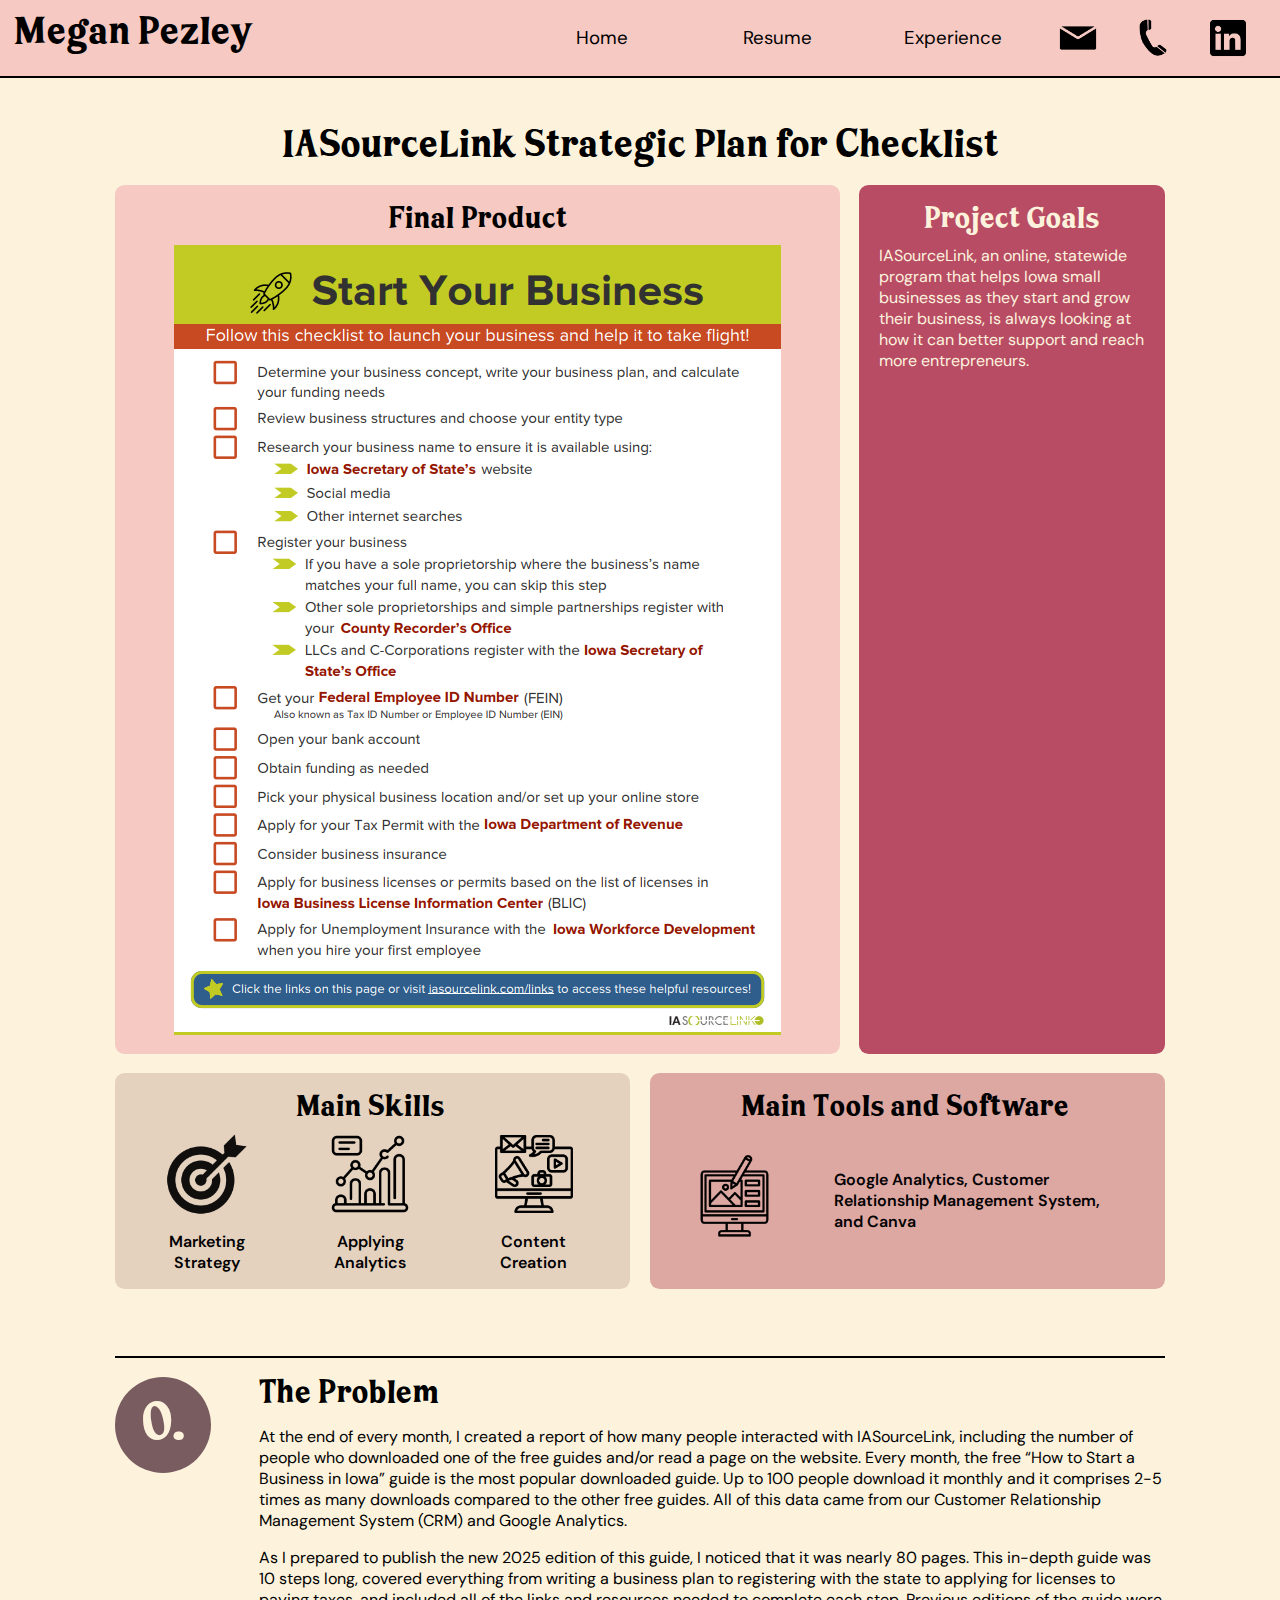
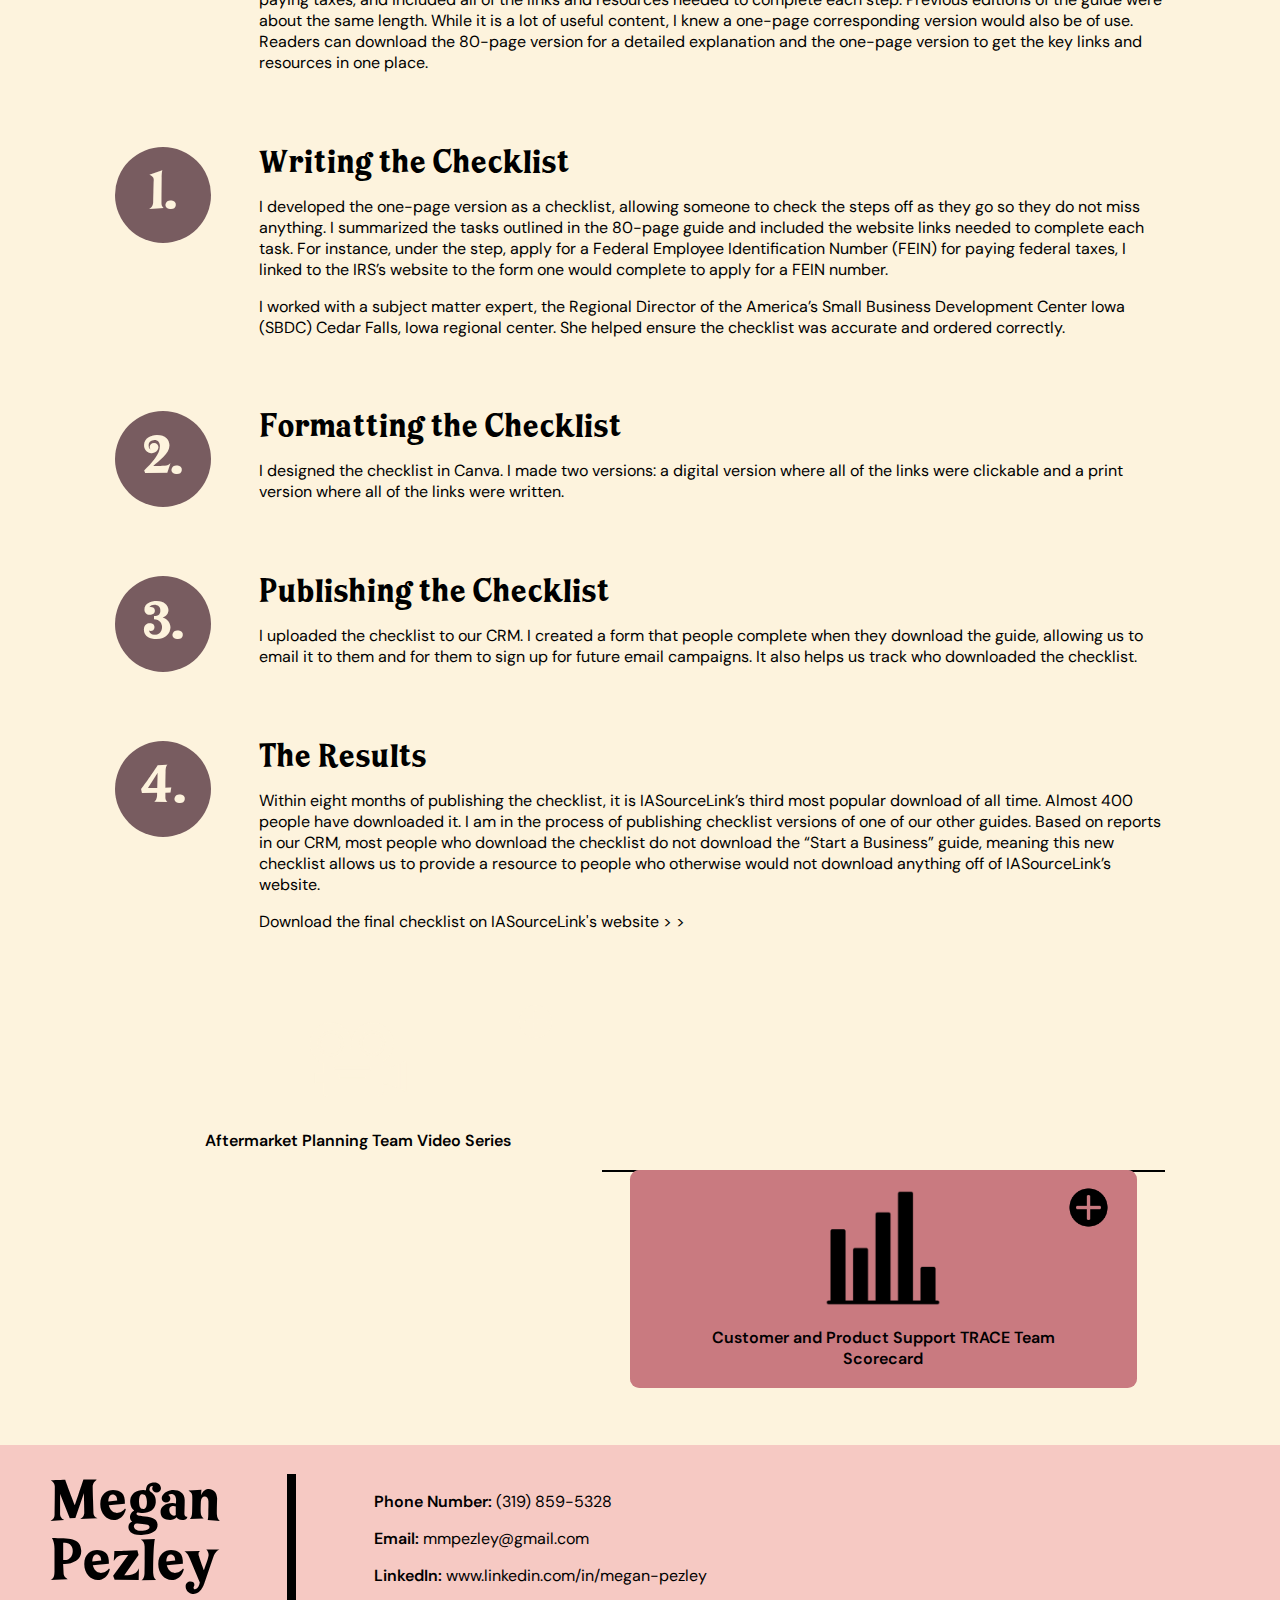
<file: resume/iasourcelinkchecklist.html>
<!DOCTYPE html>
<html>
<head>
<meta charset="utf-8">
<meta content="width=device-width, initial-scale=1" name="viewport" />
<title>IASourceLink Strategic Plan for Checklist</title>
<link href="style.css" rel="stylesheet">
<link href="style_experiences.css" rel="stylesheet">
<script src="button_actions.js"></script>
</head>
<body>


<header>
	<div class="headerName">
		<a href="../index.html" class="navigationName"><h1 class="navigationName">Megan Pezley</h1></a>
	</div>
	<div class="headerNavigateHome">
		<p class="navigation"><a href="../index.html" class="navigation">Home</a></p>
	</div>
	<div class="headerNavigateResume">
		<p class="navigation"><a href="resume.html" class="navigation">Resume</a> 
	</div>
	<div class="headerNavigateExperience">
		<p class="navigation"><a href="experience.html" class="navigation">Experience</a></p>
	</div>
	<div class="headerEmail">
		<a href="mailto:mmpezley@gmail.com" onmouseover="hoverEmail()" onmouseout="leaveEmail()"><img src="images\navigationImages\email.png" alt="Email Megan" class="navigationPhotos emailBlack" id="emailBlack"><img src="images\navigationImages\emailPink.png" alt="Email Megan" class="navigationPhotos emailPink" id="emailPink"></a>
	</div>
	<div class="headerPhone">
		<a href="telto:319-859-5328" onmouseover="hoverPhone()" onmouseout="leavePhone()"><img src="images\navigationImages\phone.png" alt="Call Megan" class="navigationPhotos phoneBlack" id="phoneBlack"><img src="images\navigationImages\phonePink.png" alt="Call Megan" class="navigationPhotos phonePink" id="phonePink"></a>
	</div>
	<div class="headerLinkedIn">
		<a href="https://www.linkedin.com/in/megan-pezley" target="_blank"onmouseover="hoverLinkedIn()" onmouseout="leaveLinkedIn()"><img src="images\navigationImages\linkedin.png" alt="Find Megan on LinkedIn" class="navigationPhotos linkedinBlack" id="linkedinBlack"><img src="images\navigationImages\linkedinPink.png" alt="Call Megan" class="navigationPhotos linkedinPink" id="linkedinPink"></a>
	</div>

		
</header>

<main>
	<div class="experienceTitleSection">
		<h2 class="experienceExampleTitle">IASourceLink Strategic Plan for Checklist</h2>
	</div>
	<div class="experienceBasics">
		<div class="finalProduct">
			<h3 class="basicsTitle">Final Product</h3>
			<img src="images\iasourcelinkChecklist\finalChecklist.png" alt="Aftermarket Planning Team Stakeholder SharePoint Site Homepage"  class="experiencePhotoExtraSmall center aftermarketFinal">
		</div>
		<div class="productGoals">
			<h3 class="basicsTitle">Project Goals</h3>
			<p class="goalsParagraph">IASourceLink, an online, statewide program that helps Iowa small businesses as they start and grow their business, is always looking at how it can better support and reach more entrepreneurs.</p>
		</div>
		<div class="mainSkills">
			<div class="mainSkillsTitle">
				<h3 class="basicsTitle">Main Skills</h3>
			</div>
			<div class="mainSkills1a">
				<img src="images\skillsToolsIcons\marketingStrategy.png" alt="Marketing Strategy" class="basicsPhotos center">
			</div>
			<div class="mainSkills1b">
				<p class="basicsLabelsSkills bold">Marketing Strategy</p>
			</div>
			<div class="mainSkills2a">
				<img src="images\skillsToolsIcons\applyingAnalytics.png" alt="Applying Analytics" class="basicsPhotos center">
			</div>
			<div class="mainSkills2b">
				<p class="basicsLabelsSkills bold">Applying Analytics</p>
			</div>
			<div class="mainSkills3a">
				<img src="images\skillsToolsIcons\contentCreation.png" alt="Content Creation" class="basicsPhotos center">
			</div>
			<div class="mainSkills3b">
				<p class="basicsLabelsSkills bold">Content Creation</p>
			</div>
		</div>
		<div class="mainToolsSoftware">
			<div class="mainToolsSoftwareTitle">
				<h3 class="basicsTitle">Main Tools and Software</h3>
			</div>
			<div class="mainToolsSoftware1">
				<img src="images\skillsToolsIcons\checklistTools.png" alt="Main Tools for the IASourceLink Checklist" class="basicsPhotos center">
			</div>
			<div class="mainToolsSoftware2">
				<p class="basicsLabelsTools bold">Google Analytics, Customer Relationship Management System, and Canva</p>
			</div>
		</div>
	</div>
	<div class="experienceDetails">
		<div class="step0 step">
			<div class="stepCircle0 stepCircle">
				<div class="stepNumber0">
					<h2 class="stepNumber">0.</h2>
				</div>
			</div>
			<div class="stepTitle0">
				<h2 class="experienceHead">The Problem</h3>
			</div>
			<div class="stepContent0">
				<p class="experienceTextContent">At the end of every month, I created a report of how many people interacted with IASourceLink, including the number of people who downloaded one of the free guides and/or read a page on the website. Every month, the free “How to Start a Business in Iowa” guide is the most popular downloaded guide. Up to 100 people download it monthly and it comprises 2-5 times as many downloads compared to the other free guides. All of this data came from our Customer Relationship Management System (CRM) and Google Analytics.</p>
				
				<p class="experienceTextContent">As I prepared to publish the new 2025 edition of this guide, I noticed that it was nearly 80 pages. This in-depth guide was 10 steps long, covered everything from writing a business plan to registering with the state to applying for licenses to paying taxes, and included all of the links and resources needed to complete each step. Previous editions of the guide were about the same length. While it is a lot of useful content, I knew a one-page corresponding version would also be of use. Readers can download the 80-page version for a detailed explanation and the one-page version to get the key links and resources in one place.</p>
	
			</div>
		</div>
		<div class="step1 step">
			<div class="stepCircle1 stepCircle">
				<div class="stepNumber1">
					<h2 class="stepNumber">1.</h2>
				</div>
			</div>
			<div class="stepTitle1">
				<h2 class="experienceHead">Writing the Checklist</h3>
			</div>
			<div class="stepContent1">
				<p class="experienceTextContent">I developed the one-page version as a checklist, allowing someone to check the steps off as they go so they do not miss anything. I summarized the tasks outlined in the 80-page guide and included the website links needed to complete each task. For instance, under the step, apply for a Federal Employee Identification Number (FEIN) for paying federal taxes, I linked to the IRS’s website to the form one would complete to apply for a FEIN number.</p>
				<p class="experienceTextContent">I worked with a subject matter expert, the Regional Director of the America’s Small Business Development Center Iowa (SBDC) Cedar Falls, Iowa regional center. She helped ensure the checklist was accurate and ordered correctly.</p>
			</div>
		</div>
		
		<div class="step2 step">
			<div class="stepCircle2 stepCircle">
				<div class="stepNumber2">
					<h2 class="stepNumber">2.</h2>
				</div>
			</div>
			<div class="stepTitle2">
				<h2 class="experienceHead">Formatting the Checklist</h3>
			</div>
			<div class="stepContent2">
				<p class="experienceTextContent">I designed the checklist in Canva. I made two versions: a digital version where all of the links were clickable and a print version where all of the links were written.</p> 
			</div>
		</div>
		
		<div class="step3 step">
			<div class="stepCircle3 stepCircle">
				<div class="stepNumber3">
					<h2 class="stepNumber">3.</h2>
				</div>
			</div>
			<div class="stepTitle3">
				<h2 class="experienceHead">Publishing the Checklist</h3>
			</div>
			<div class="stepContent3">
				<p class="experienceTextContent">I uploaded the checklist to our CRM. I created a form that people complete when they download the guide, allowing us to email it to them and for them to sign up for future email campaigns. It also helps us track who downloaded the checklist.</p>
			</div>
		</div>
		
		
		<div class="step4 step">
			<div class="stepCircle4 stepCircle">
				<div class="stepNumber4">
					<h2 class="stepNumber">4.</h2>
				</div>
			</div>
			<div class="stepTitle4">
				<h2 class="experienceHead">The Results</h3>
			</div>
			<div class="stepContent4">
				<p class="experienceTextContent">Within eight months of publishing the checklist, it is IASourceLink’s third most popular download of all time. Almost 400 people have downloaded it. I am in the process of publishing checklist versions of one of our other guides. Based on reports in our CRM, most people who download the checklist do not download the “Start a Business” guide, meaning this new checklist allows us to provide a resource to people who otherwise would not download anything off of IASourceLink’s website.</p>
			</div>
			<div class="stepImages4">
				<a href="https://www.iasourcelink.com/guides/start-a-business-guide/"><div class="checklistButton">Download the final checklist on IASourceLink's website > ></div></a>
			</div>
		</div>
		

	</div>	
	
	<div class="navExperienceIASourceLinkChecklist otherExperiences">
		<div class="navTitle">
			<h3 class="otherExperienceTitle">Learn about my other experineces:</h3>
		</div>
		<a href="aftermarketvideos.html" class="aftermarketVideosLink experienceColumn">
			<div>
				<img src="images\homepageImages\ivoryMore.png" alt="Learn more about this project" class="navigateLearnMore right">
				<img src="images\homepageImages\johnDeereVideos.png" alt="Aftermarket Planning Team Video Series Page" class="navigationPhoto center">
				<p class="experienceNavBottom">Aftermarket Planning Team Video Series</p>
			</div>
		</a>
		<a href="roboticsclubwebsite.html" class="roboticsLink experienceColumn" id="roboticsLinkExperiences" onmouseover="hoverRoboticsExperiences()" onmouseout="leaveRoboticsExperiences()">
			<div>
				<img src="images\homepageImages\blackMore.png" alt="Learn more about this project" class="navigateLearnMore right roboticsLinkExperiencesMore" id="roboticsLinkExperiencesMore">
				<img src="images\homepageImages\ivoryMore.png" alt="Learn more about this project" class="navigateLearnMore right roboticsLinkExperiencesMoreHover" id="roboticsLinkExperiencesMoreHover">
				<img src="images\homepageImages\gears.png" alt="Robotics Club Website Redesign" class="navigationPhoto center roboticsLinkExperiencesImage" id="roboticsLinkExperiencesImage">
				<img src="images\homepageImages\gearsIvory.png" alt="Robotics Club Website Redesign" class="navigationPhoto center roboticsLinkExperiencesImageHover" id="roboticsLinkExperiencesImageHover">
				<p class="experienceNavBottom">Robotics Club Website Redesign</p>
			</div>
		</a>
		<a href="johndeerescorecard.html" class="scorecardLink experienceColumn" id="scorecardLinkExperiences" onmouseover="hoverScorecardExperiences()" onmouseout="leaveScorecardExperiences()">
			<div>
				<img src="images\homepageImages\blackMore.png" alt="Learn more about this project" class="navigateLearnMore right scorecardLinkExperiencesMore" id="scorecardLinkExperiencesMore">
				<img src="images\homepageImages\ivoryMore.png" alt="Learn more about this project" class="navigateLearnMore right scorecardLinkExperiencesMoreHover" id="scorecardLinkExperiencesMoreHover">
				<img src="images\homepageImages\barChart.png" alt="Customer and Product Support TRACE Team Scorecard" class="navigationPhoto center scorecardLinkExperiencesImage" id="scorecardLinkExperiencesImage">
				<img src="images\homepageImages\barChartIvory.png" alt="Customer and Product Support TRACE Team Scorecard" class="navigationPhoto center scorecardLinkExperiencesImageHover" id="scorecardLinkExperiencesImageHover">
				<p class="experienceNavBottom">Customer and Product Support TRACE Team Scorecard</p>
			</div>
		</a>
		
	</div>
	
</main>

<footer>
	<div class="nameFooter">
		<a href="../index.html" class="navigationName"><h1 class="nameFooter">Megan Pezley</h1></a>
	</div>
	<div class="contact">
		<div class="conInfo">
			<p class="coninfo"><span class="bold">Phone Number:</span> (319) 859-5328 </p>
			<p class="coninfo"><span class="bold">Email:</span> <a href="mailto:mmpezley@gmail.com" class="footer">mmpezley@gmail.com</a></p>
			<p class="coninfo"><span class="bold">LinkedIn:</span> <a href="https://www.linkedin.com/in/megan-pezley" target="_blank" class="footer">www.linkedin.com/in/megan-pezley</a></p>
		</div>
	</div>
</footer>

</body>
</html>
</file>
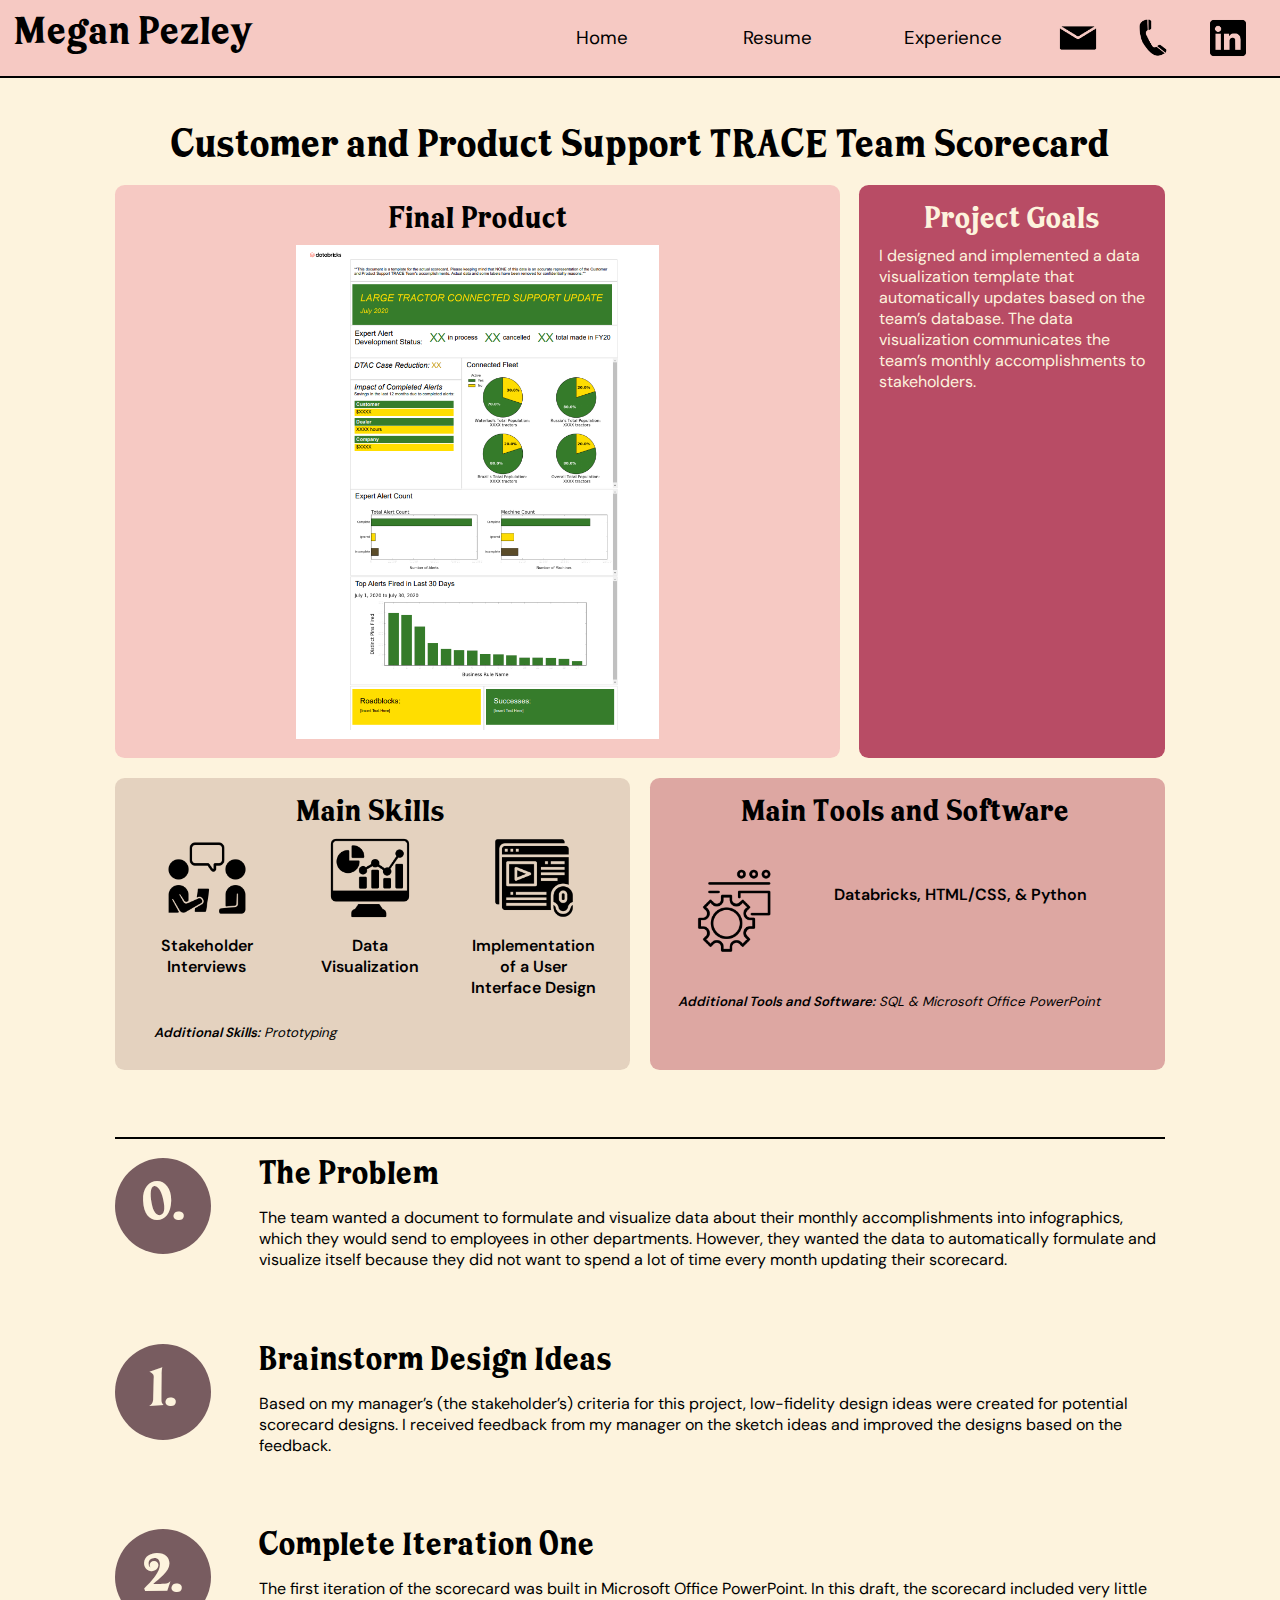
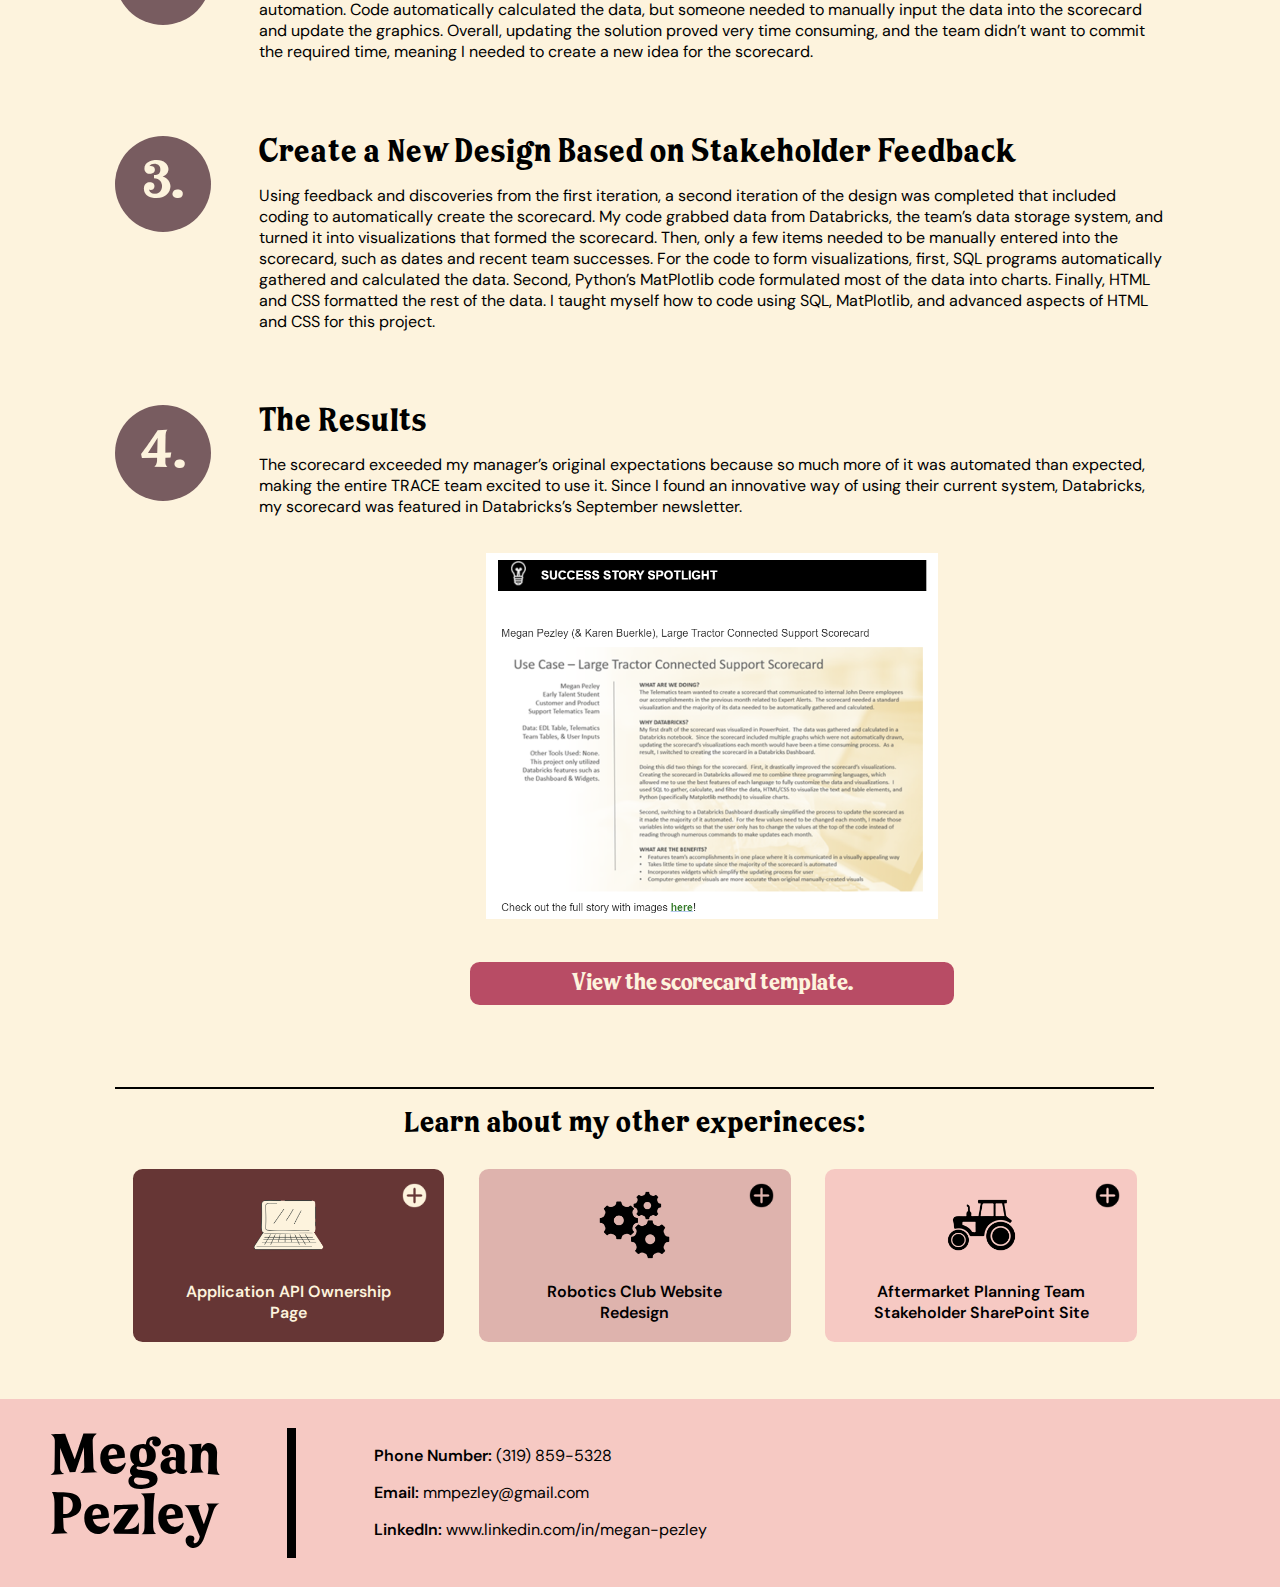
<file: resume/johndeerescorecard.html>
<!DOCTYPE html>
<html>
<head>
<meta charset="utf-8">
<meta content="width=device-width, initial-scale=1" name="viewport" />
<title>Customer and Product Support TRACE Team Scorecard</title>
<link href="style.css" rel="stylesheet">
<link href="style_experiences.css" rel="stylesheet">
<script src="button_actions.js"></script>
</head>
<body>


<header>
	<div class="headerName">
		<a href="../index.html" class="navigationName"><h1 class="navigationName">Megan Pezley</h1></a>
	</div>
	<div class="headerNavigateHome">
		<p class="navigation"><a href="../index.html" class="navigation">Home</a></p>
	</div>
	<div class="headerNavigateResume">
		<p class="navigation"><a href="resume.html" class="navigation">Resume</a> 
	</div>
	<div class="headerNavigateExperience">
		<p class="navigation"><a href="experience.html" class="navigation">Experience</a></p>
	</div>
	<div class="headerEmail">
		<a href="mailto:mmpezley@gmail.com" onmouseover="hoverEmail()" onmouseout="leaveEmail()"><img src="images\navigationImages\email.png" alt="Email Megan" class="navigationPhotos emailBlack" id="emailBlack"><img src="images\navigationImages\emailPink.png" alt="Email Megan" class="navigationPhotos emailPink" id="emailPink"></a>
	</div>
	<div class="headerPhone">
		<a href="telto:319-859-5328" onmouseover="hoverPhone()" onmouseout="leavePhone()"><img src="images\navigationImages\phone.png" alt="Call Megan" class="navigationPhotos phoneBlack" id="phoneBlack"><img src="images\navigationImages\phonePink.png" alt="Call Megan" class="navigationPhotos phonePink" id="phonePink"></a>
	</div>
	<div class="headerLinkedIn">
		<a href="https://www.linkedin.com/in/megan-pezley" target="_blank"onmouseover="hoverLinkedIn()" onmouseout="leaveLinkedIn()"><img src="images\navigationImages\linkedin.png" alt="Find Megan on LinkedIn" class="navigationPhotos linkedinBlack" id="linkedinBlack"><img src="images\navigationImages\linkedinPink.png" alt="Call Megan" class="navigationPhotos linkedinPink" id="linkedinPink"></a>
	</div>

		
</header>

<main>
	<div class="experienceTitleSection">
		<h2 class="experienceExampleTitle">Customer and Product Support TRACE Team Scorecard</h2>
	</div>
	<div class="experienceBasics">
		<div class="finalProduct">
			<h3 class="basicsTitle">Final Product</h3>
			<img src="images\cpsTrace\scorecard_template.PNG" alt="John Deere Large Tractor Connected Support Update Scorecard Template" class="experiencePhoto center scorecardFinal">
		</div>
		<div class="productGoals">
			<h3 class="basicsTitle">Project Goals</h3>
			<p class="goalsParagraph">I designed and implemented a data visualization template that automatically updates based on the team’s database. The data visualization communicates the team’s monthly accomplishments to stakeholders.</p>
		</div>
		<div class="mainSkills">
			<div class="mainSkillsTitle">
				<h3 class="basicsTitle">Main Skills</h3>
			</div>
			<div class="mainSkills1a">
				<img src="images\skillsToolsIcons\interviews.png" alt="Stakeholder Interviews" class="basicsPhotos center">
			</div>
			<div class="mainSkills1b">
				<p class="basicsLabelsSkills bold">Stakeholder Interviews</p>
			</div>
			<div class="mainSkills2a">
				<img src="images\skillsToolsIcons\dataVisualization.png" alt="Data Visualization" class="basicsPhotos center">
			</div>
			<div class="mainSkills2b">
				<p class="basicsLabelsSkills bold">Data Visualization</p>
			</div>
			<div class="mainSkills3a">
				<img src="images\skillsToolsIcons\implementation.png" alt="Implementation of a User Interface Design" class="basicsPhotos center">
			</div>
			<div class="mainSkills3b">
				<p class="basicsLabelsSkills bold">Implementation of a User Interface Design</p>
			</div>
			<div class="mainSkillsOther">
				<p class="italic basicsOther"><span class="bold">Additional Skills:</span> Prototyping</p>
			</div>
		</div>
		<div class="mainToolsSoftware">
			<div class="mainToolsSoftwareTitle">
				<h3 class="basicsTitle">Main Tools and Software</h3>
			</div>
			<div class="mainToolsSoftware1">
				<img src="images\skillsToolsIcons\traceTools.png" alt="Main Tools for the the John Deere Large Tractor Connected Support Update Scorecard Template" class="basicsPhotos center">
			</div>
			<div class="mainToolsSoftware2">
				<p class="basicsLabelsTools bold">Databricks, HTML/CSS, & Python</p>
			</div>
			<div class="mainToolsSoftwareOther">
				<p class="italic basicsOther"><span class="bold">Additional Tools and Software:</span> SQL & Microsoft Office PowerPoint</p>
			</div>
		</div>
	</div>
	<div class="experienceDetails">
		<div class="step0 step">
			<div class="stepCircle0 stepCircle">
				<div class="stepNumber0">
					<h2 class="stepNumber">0.</h2>
				</div>
			</div>
			<div class="stepTitle0">
				<h2 class="experienceHead">The Problem</h3>
			</div>
			<div class="stepContent0">
				<p class="experienceTextContent">The team wanted a document to formulate and visualize data about their monthly accomplishments into infographics, which they would send to employees in other departments.  However, they wanted the data to automatically formulate and visualize itself because they did not want to spend a lot of time every month updating their scorecard. </p>
			</div>
		</div>
		<div class="step1 step">
			<div class="stepCircle1 stepCircle">
				<div class="stepNumber1">
					<h2 class="stepNumber">1.</h2>
				</div>
			</div>
			<div class="stepTitle1">
				<h2 class="experienceHead">Brainstorm Design Ideas</h3>
			</div>
			<div class="stepContent1">
				<p class="experienceTextContent">Based on my manager’s (the stakeholder’s) criteria for this project, low-fidelity design ideas were created for potential scorecard designs.  I received feedback from my manager on the sketch ideas and improved the designs based on the feedback.</p>
			</div>
		</div>
		
		<div class="step2 step">
			<div class="stepCircle2 stepCircle">
				<div class="stepNumber2">
					<h2 class="stepNumber">2.</h2>
				</div>
			</div>
			<div class="stepTitle2">
				<h2 class="experienceHead">Complete Iteration One</h3>
			</div>
			<div class="stepContent2">
				<p class="experienceTextContent">The first iteration of the scorecard was built in Microsoft Office PowerPoint.  In this draft, the scorecard included very little automation.  Code automatically calculated the data, but someone needed to manually input the data into the scorecard and update the graphics.  Overall, updating the solution proved very time consuming, and the team didn’t want to commit the required time, meaning I needed to create a new idea for the scorecard.</p> 
			</div>
		</div>
		
		<div class="step3 step">
			<div class="stepCircle3 stepCircle">
				<div class="stepNumber3">
					<h2 class="stepNumber">3.</h2>
				</div>
			</div>
			<div class="stepTitle3">
				<h2 class="experienceHead">Create a New Design Based on Stakeholder Feedback</h3>
			</div>
			<div class="stepContent3">
				<p class="experienceTextContent">Using feedback and discoveries from the first iteration, a second iteration of the design was completed that included coding to automatically create the scorecard.  My code grabbed data from Databricks, the team’s data storage system, and turned it into visualizations that formed the scorecard.  Then, only a few items needed to be manually entered into the scorecard, such as dates and recent team successes.  For the code to form visualizations, first, SQL programs automatically gathered and calculated the data.  Second, Python’s MatPlotlib code formulated most of the data into charts.  Finally, HTML and CSS formatted the rest of the data.  I taught myself how to code using SQL, MatPlotlib, and advanced aspects of HTML and CSS for this project.</p>
			</div>
		</div>
		
		
		<div class="step4 step">
			<div class="stepCircle4 stepCircle">
				<div class="stepNumber4">
					<h2 class="stepNumber">4.</h2>
				</div>
			</div>
			<div class="stepTitle4">
				<h2 class="experienceHead">The Results</h3>
			</div>
			<div class="stepContent4">
				<p class="experienceTextContent">The scorecard exceeded my manager’s original expectations because so much more of it was automated than expected, making the entire TRACE team excited to use it.  Since I found an innovative way of using their current system, Databricks, my scorecard was featured in Databricks’s September newsletter.</p>
			</div>
			<div class="stepImages4">
				<img src="images\cpsTrace\ScorecardDatabricksNewsletter.png" alt="Scorecard Feature in Databricks Newsletter for John Deere employees"class="experiencePhoto center">
				<a href="documents\cpsTrace\Scorecard_Template.pdf" target="_blank" class="experienceLink">
					<div class="figmaButton figmaButtonLong">
						<p class="experienceLink">View the scorecard template.</p>
					</div>
				</a>
			</div>
		</div>
		
	</div>	
	
	<div class="navExperienceScorecard otherExperiences">
		<div class="navTitle">
			<h3 class="otherExperienceTitle">Learn about my other experineces:</h3>
		</div>
			<a href="apiOwnership.html" class="apiLink experienceColumn">
				<div>
					<img src="images\homepageImages\ivoryMore.png" alt="Learn more about this project" class="navigateLearnMore right">
					<img src="images\homepageImages\computer.png" alt="Application API Ownership Page" class="navigationPhoto center">
					<p class="experienceNavBottom">Application API Ownership Page</p>
				</div>
			</a>
			<a href="roboticsclubwebsite.html" class="roboticsLink experienceColumn" id="roboticsLinkExperiences" onmouseover="hoverRoboticsExperiences()" onmouseout="leaveRoboticsExperiences()">
			<div>
				<img src="images\homepageImages\blackMore.png" alt="Learn more about this project" class="navigateLearnMore right roboticsLinkExperiencesMore" id="roboticsLinkExperiencesMore">
				<img src="images\homepageImages\ivoryMore.png" alt="Learn more about this project" class="navigateLearnMore right roboticsLinkExperiencesMoreHover" id="roboticsLinkExperiencesMoreHover">
				<img src="images\homepageImages\gears.png" alt="Robotics Club Website Redesign" class="navigationPhoto center roboticsLinkExperiencesImage" id="roboticsLinkExperiencesImage">
				<img src="images\homepageImages\gearsIvory.png" alt="Robotics Club Website Redesign" class="navigationPhoto center roboticsLinkExperiencesImageHover" id="roboticsLinkExperiencesImageHover">
				<p class="experienceNavBottom">Robotics Club Website Redesign</p>
			</div>
		</a>
			<a href="aftermarketsharepoint.html" class="aftermarketLink experienceColumn" id="aftermarketLinkExperiences" onmouseover="hoverAftermarketExperiences()" onmouseout="leaveAftermarketExperiences()">
			<div>
				<img src="images\homepageImages\blackMore.png" alt="Learn more about this project" class="navigateLearnMore right aftermarketLinkExperiencesMore" id="aftermarketLinkExperiencesMore">
				<img src="images\homepageImages\ivoryMore.png" alt="Learn more about this project" class="navigateLearnMore right aftermarketLinkExperiencesMoreHover" id="aftermarketLinkExperiencesMoreHover">
				<img src="images\homepageImages\tractor.png" alt="Aftermarket Planning Team Stakeholder SharePoint Site" class="navigationPhoto center aftermarketLinkExperiencesImage" id="aftermarketLinkExperiencesImage">
				<img src="images\homepageImages\tractorIvory.png" alt="Aftermarket Planning Team Stakeholder SharePoint Site" class="navigationPhoto center aftermarketLinkExperiencesImageHover" id="aftermarketLinkExperiencesImageHover">
				<p class="experienceNavBottom">Aftermarket Planning Team Stakeholder SharePoint Site</p>
			</div>
		</a>
	</div>
	
</main>

<footer>
	<div class="nameFooter">
		<a href="../index.html" class="navigationName"><h1 class="nameFooter">Megan Pezley</h1></a>
	</div>
	<div class="contact">
		<div class="conInfo">
			<p class="coninfo"><span class="bold">Phone Number:</span> (319) 859-5328 </p>
			<p class="coninfo"><span class="bold">Email:</span> <a href="mailto:mmpezley@gmail.com" class="footer">mmpezley@gmail.com</a></p>
			<p class="coninfo"><span class="bold">LinkedIn:</span> <a href="https://www.linkedin.com/in/megan-pezley" target="_blank" class="footer">www.linkedin.com/in/megan-pezley</a></p>
		</div>
	</div>
</footer>

</body>
</html>
</file>
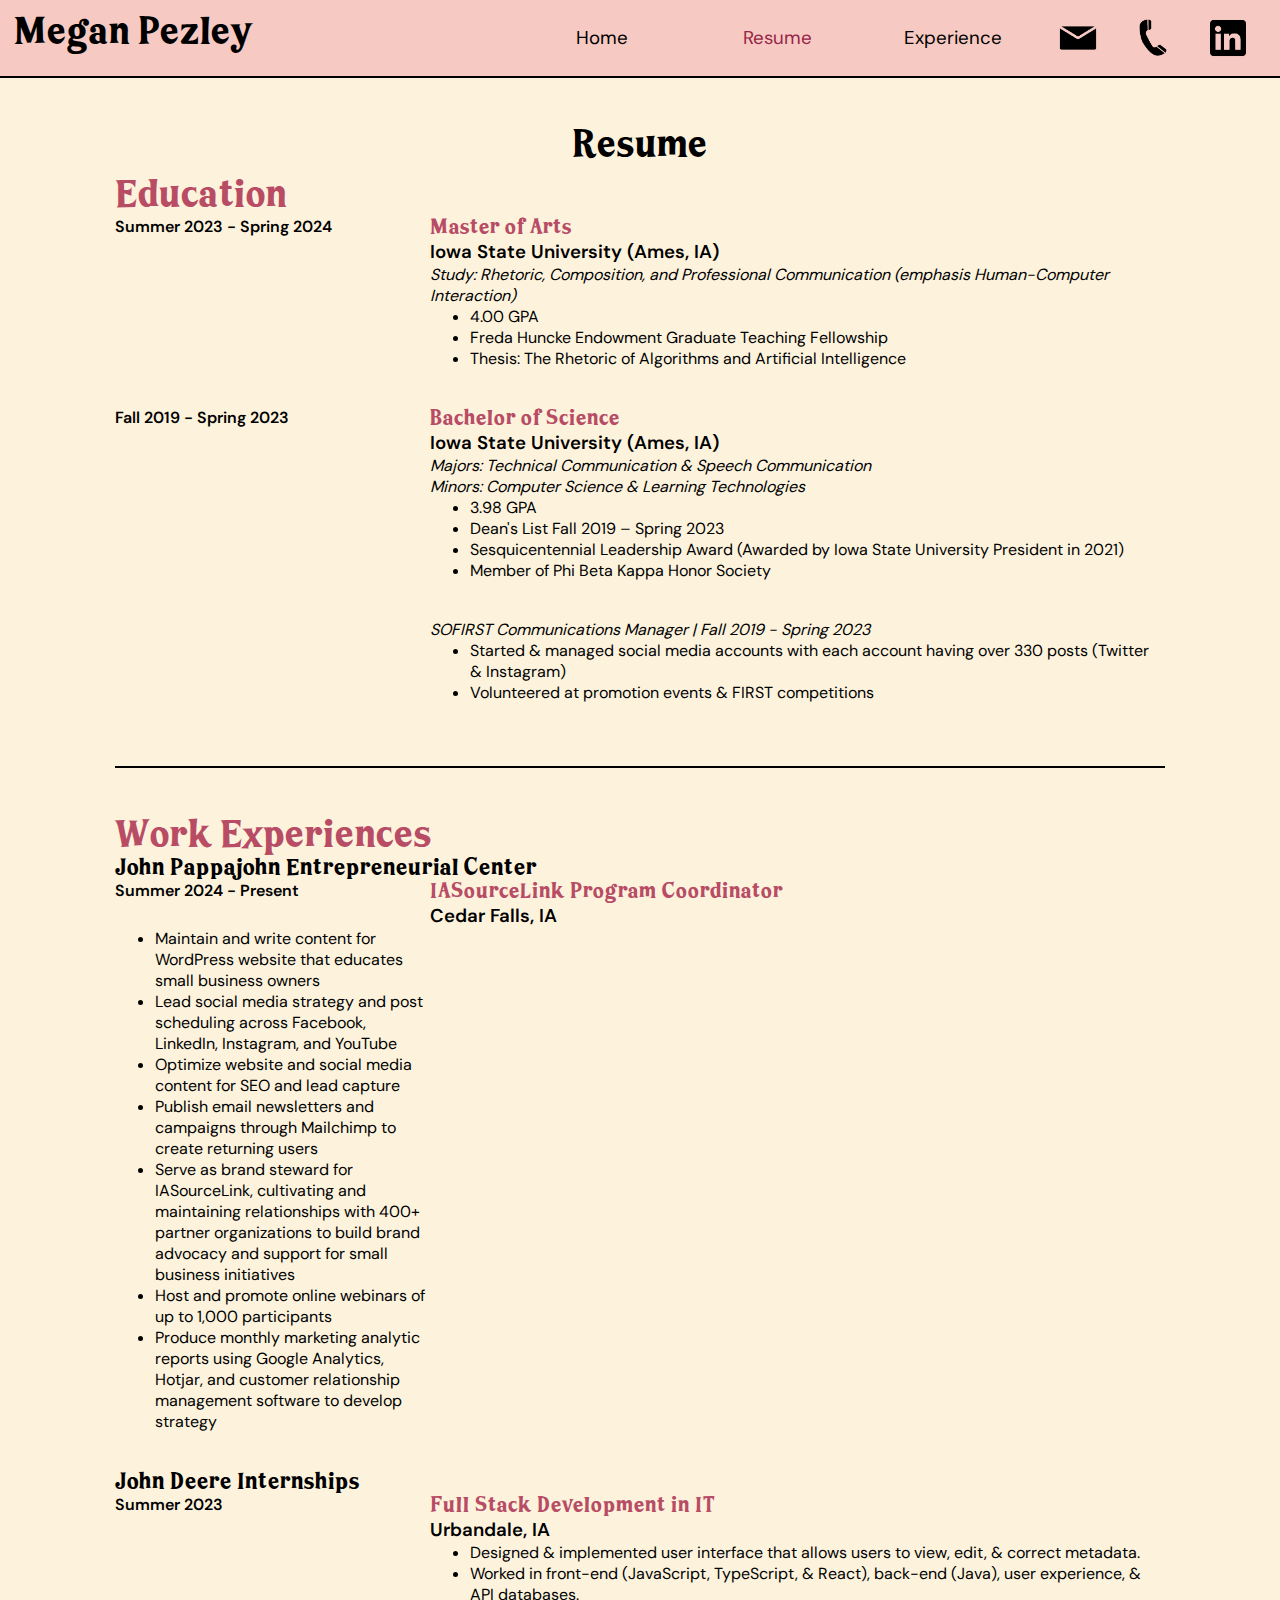
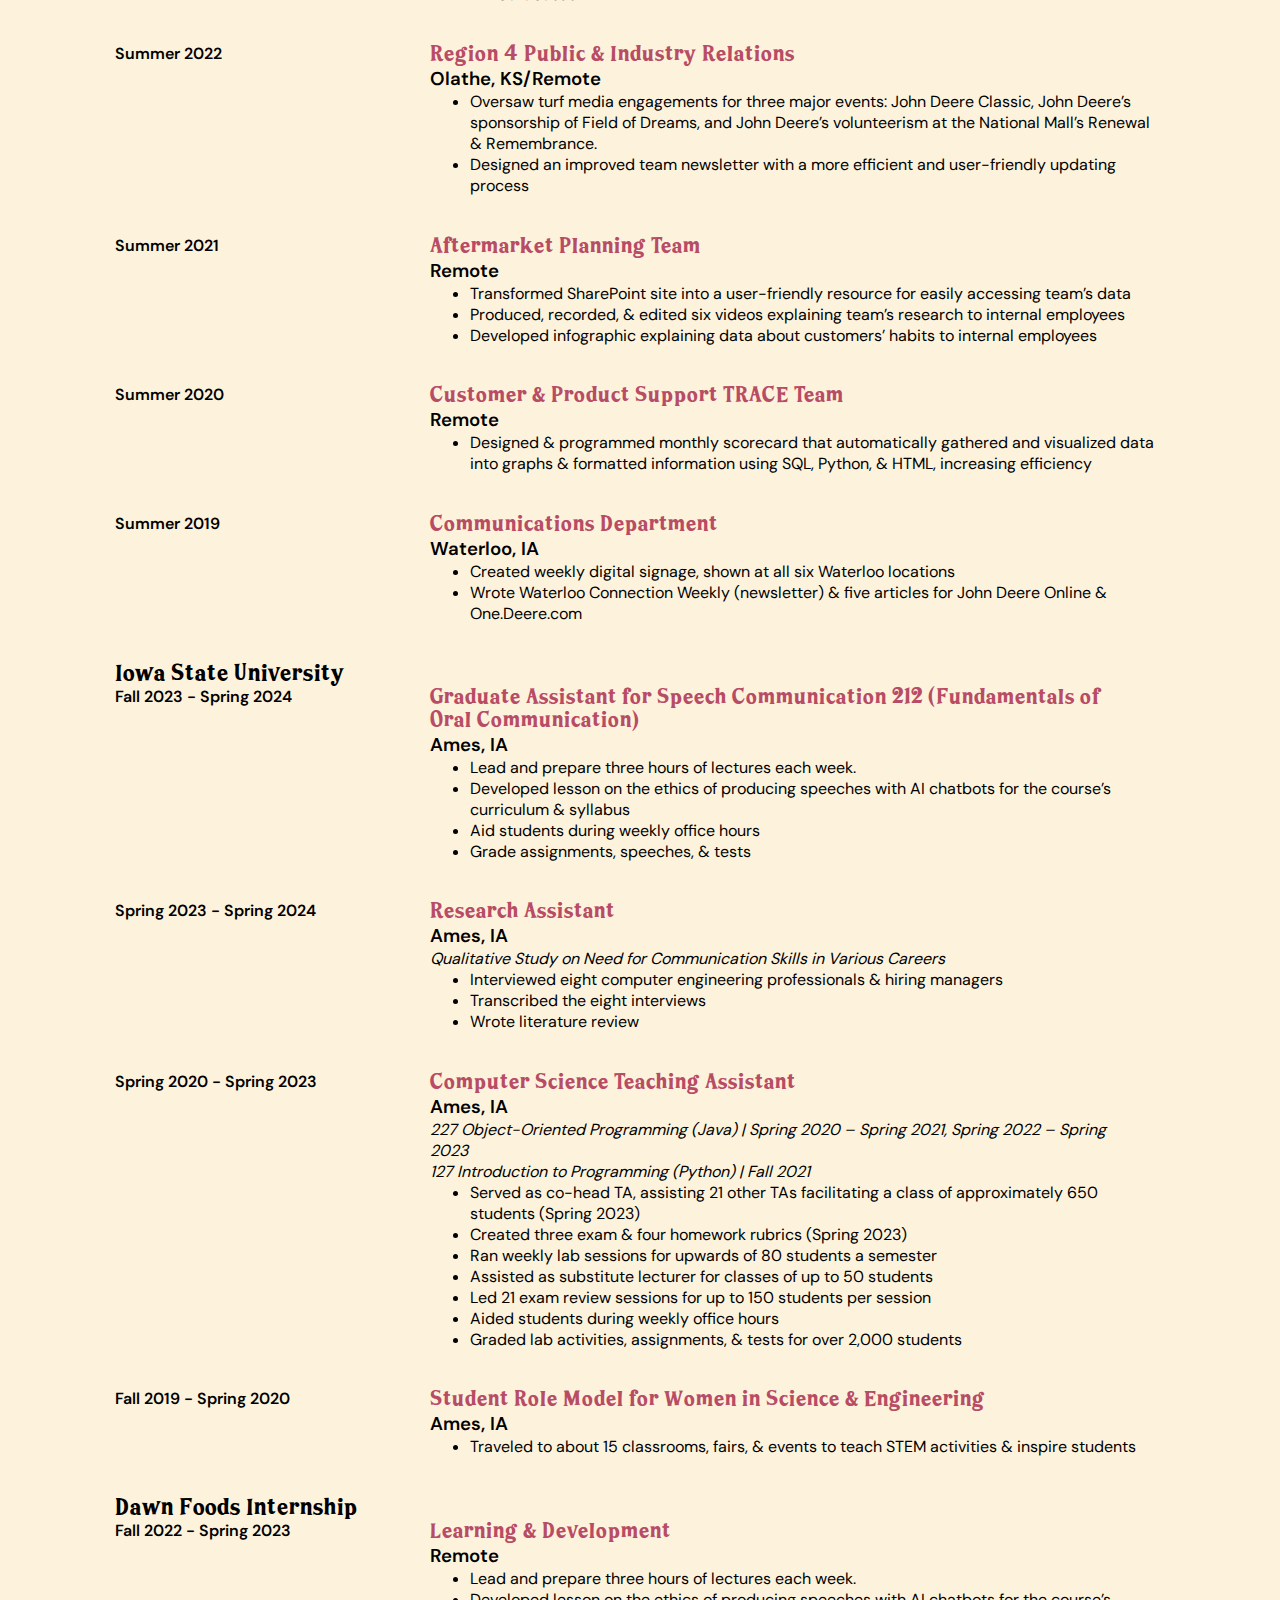
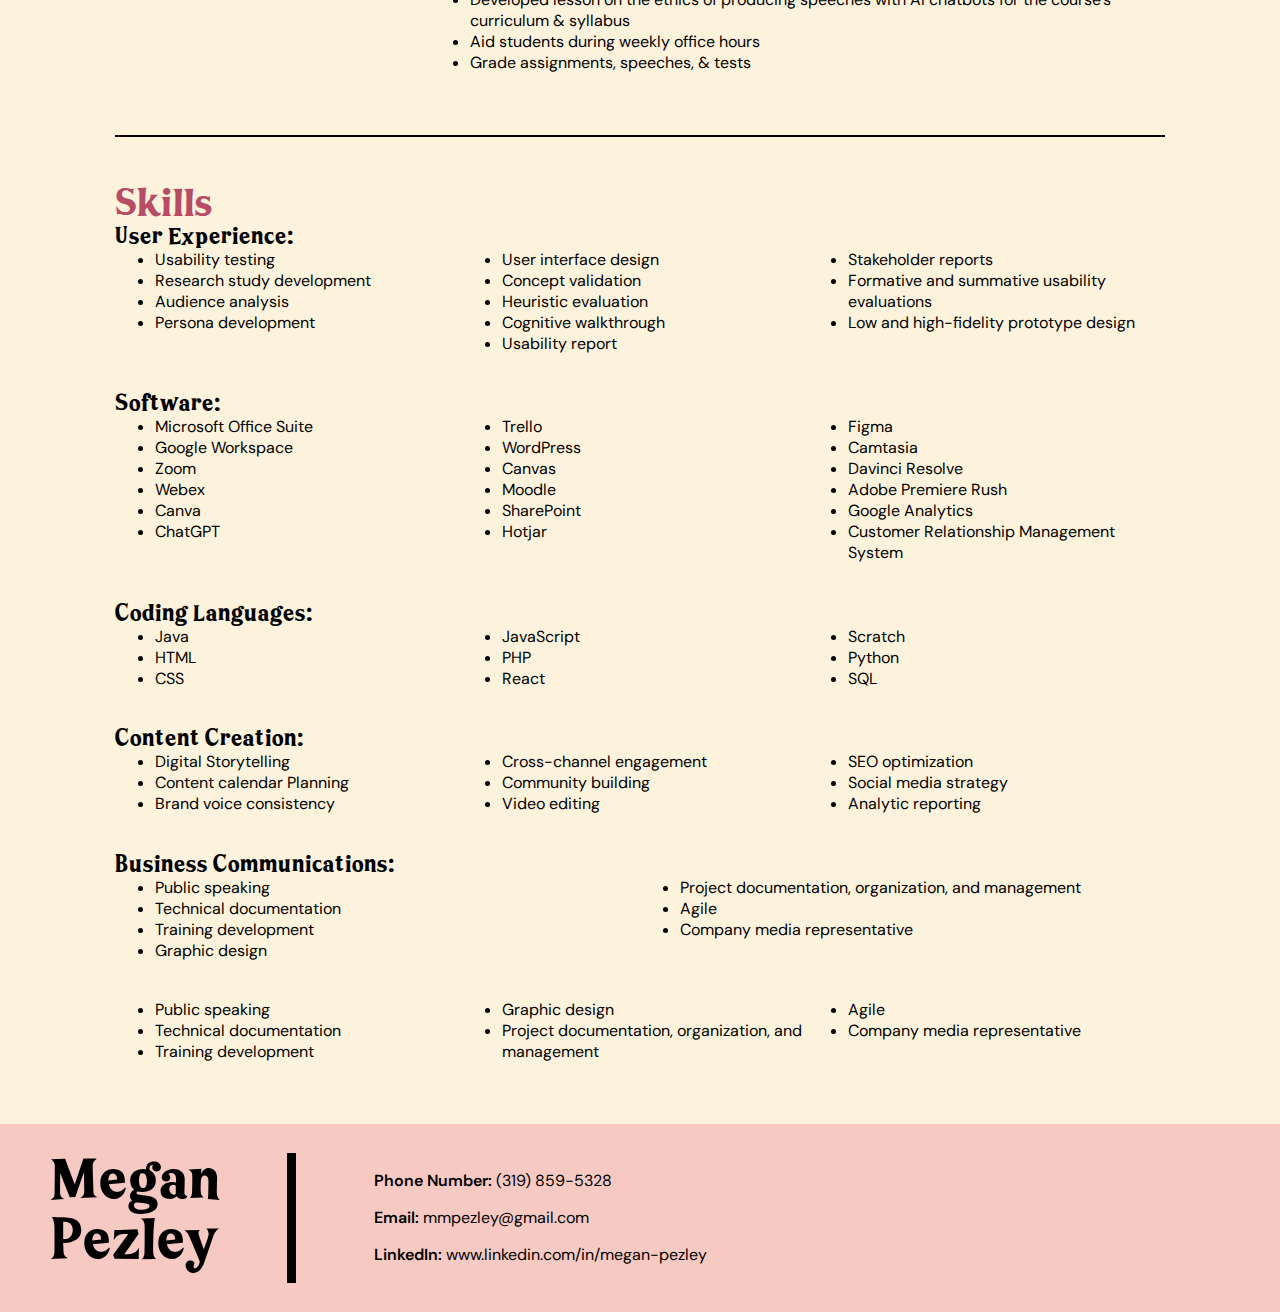
<file: resume/resume.html>
<!DOCTYPE html>
<html>
<head>
<meta charset="utf-8">
<meta content="width=device-width, initial-scale=1" name="viewport" />
<title>Resume - Megan Pezley</title>
<link href="style.css" rel="stylesheet">
<link href="style_resume.css" rel="stylesheet">
<script src="button_actions.js"></script>

</head>
<body>


<header>
	<div class="headerName">
		<a href="../index.html" class="navigationName"><h1 class="navigationName">Megan Pezley</h1></a>
	</div>
	<div class="headerNavigateHome">
		<p class="navigation"><a href="../index.html" class="navigation">Home</a></p>
	</div>
	<div class="headerNavigateResume">
		<p class="currentPage">Resume</p> 
	</div>
	<div class="headerNavigateExperience">
		<p class="navigation"><a href="experience.html" class="navigation">Experience</a></p>
	</div>
	<div class="headerEmail">
		<a href="mailto:mmpezley@gmail.com" onmouseover="hoverEmail()" onmouseout="leaveEmail()"><img src="images\navigationImages\email.png" alt="Email Megan" class="navigationPhotos emailBlack" id="emailBlack"><img src="images\navigationImages\emailPink.png" alt="Email Megan" class="navigationPhotos emailPink" id="emailPink"></a>
	</div>
	<div class="headerPhone">
		<a href="telto:319-859-5328" onmouseover="hoverPhone()" onmouseout="leavePhone()"><img src="images\navigationImages\phone.png" alt="Call Megan" class="navigationPhotos phoneBlack" id="phoneBlack"><img src="images\navigationImages\phonePink.png" alt="Call Megan" class="navigationPhotos phonePink" id="phonePink"></a>
	</div>
	<div class="headerLinkedIn">
		<a href="https://www.linkedin.com/in/megan-pezley" target="_blank"onmouseover="hoverLinkedIn()" onmouseout="leaveLinkedIn()"><img src="images\navigationImages\linkedin.png" alt="Find Megan on LinkedIn" class="navigationPhotos linkedinBlack" id="linkedinBlack"><img src="images\navigationImages\linkedinPink.png" alt="Call Megan" class="navigationPhotos linkedinPink" id="linkedinPink"></a>
	</div>

		
</header>

<main>
	
	
	<div class="resumeTitle">
		<h2 class="resumeTitle">Resume</h2>
	</div>
	<div class="resumeEducation">
		<div class="resumeEducationTitle">
			<h3 class="workTitle">Education</h3>
		</div>
		<div class="resumeMaster resumeColumns">
			<div class="mastersDate workExperienceDate">
				<p class="bold workDate">Summer 2023 - Spring 2024</p>
			</div>
			<div class="mastersTitle workExperienceTitles">
				<h5 class="positionTitles">Master of Arts</h5>
				<p class="bold workLocation">Iowa State University (Ames, IA)</p>
				<p class="italic workExperienceSubtitle">Study: Rhetoric, Composition, and Professional Communication (emphasis Human-Computer Interaction) </p>
			</div>
			<div class="mastersContent">
				<ul>
					<li>4.00 GPA</li>
					<li>Freda Huncke Endowment Graduate Teaching Fellowship</li>
					<li>Thesis: The Rhetoric of Algorithms and Artificial Intelligence</li>
				</ul>
			</div>
		</div>
		<div class="resumeBachelors resumeColumns">
			<div class="bachelorsDate workExperienceDate">
				<p class="bold workDate">Fall 2019 - Spring 2023</p>
			</div>
			<div class="bachelorsTitle workExperienceTitles">
				<h5 class="positionTitles">Bachelor of Science</h5>
				<p class="bold workLocation">Iowa State University (Ames, IA)</p>
				<p class="italic workExperienceSubtitle">Majors: Technical Communication & Speech Communication </p>
				<p class="italic workExperienceSubtitle">Minors: Computer Science & Learning Technologies </p>
			</div>
			<div class="bachelorsContent">
				<ul>
					<li>3.98 GPA</li>
					<li>Dean's List Fall 2019 – Spring 2023</li>
					<li>Sesquicentennial Leadership Award (Awarded by Iowa State University President in 2021)</li>
					<li>Member of Phi Beta Kappa Honor Society</li>
				</ul>
			</div>
			<div class="SOFIRST">
				<p class="italic workExperienceSubtitle">SOFIRST Communications Manager | Fall 2019 - Spring 2023</p>
				<ul>
					<li>Started & managed social media accounts with each account having over 330 posts (Twitter & Instagram)</li>
					<li>Volunteered at promotion events & <span class="italic">FIRST</span> competitions</li>
				</ul>
			</div>
		</div>
	</div>
	<div class="resumeWorkExperiences">
		<div class="resumeWorkTitle">
			<h3 class="workTitle">Work Experiences</h3>
		</div>
		<div class="resumeIASourceLinkTitle">
			<h4 class="companyTitles">John Pappajohn Entrepreneurial Center</h4>
		</div>
		<div class="IASourceLink resumeColumns">
			<div class="IASourceLinkDate workExperienceDate">
				<p class="bold workDate">Summer 2024 - Present</p>
			</div>
			<div class="IASourceLinkTitle workExperienceTitles">
				<h5 class="positionTitles">IASourceLink Program Coordinator</h5>
				<p class="bold workLocation">Cedar Falls, IA</p>
			</div>
			<div class="IASourceLinkContent">
				<ul>
					<li>Maintain and write content for WordPress website that educates small business owners</li>
					<li>Lead social media strategy and post scheduling across Facebook, LinkedIn, Instagram, and YouTube</li>
					<li>Optimize website and social media content for SEO and lead capture</li>
					<li>Publish email newsletters and campaigns through Mailchimp to create returning users</li>
					<li>Serve as brand steward for IASourceLink, cultivating and maintaining relationships with 400+ partner organizations to build brand advocacy and support for small business initiatives </li>
					<li>Host and promote online webinars of up to 1,000 participants</li>
					<li>Produce monthly marketing analytic reports using Google Analytics, Hotjar, and customer relationship management software to develop strategy</li>
				</ul>
			</div>
		</div>
		<div class="resumeJDTitle">
			<h4 class="companyTitles">John Deere Internships</h4>
		</div>
		<div class="JD5 resumeColumns">
			<div class="JD5Date workExperienceDate">
				<p class="bold workDate">Summer 2023</p>
			</div>
			<div class="JD5Title workExperienceTitles">
				<h5 class="positionTitles">Full Stack Development in IT </h5>
				<p class="bold workLocation">Urbandale, IA</p>
			</div>
			<div class="JD5Content">
				<ul>
					<li>Designed & implemented user interface that allows users to view, edit, & correct metadata.</li>
					<li>Worked in front-end (JavaScript, TypeScript, & React), back-end (Java), user experience, & API databases.</li>
				</ul>
			</div>
		</div>
		<div class="JD4 resumeColumns">
			<div class="JD4Date workExperienceDate">
				<p class="bold workDate">Summer 2022</p>
			</div>
			<div class="JD4Title workExperienceTitles">
				<h5 class="positionTitles">Region 4 Public & Industry Relations</h5>
				<p class="bold workLocation">Olathe, KS/Remote</p>
			</div>
			<div class="JD4Content">
				<ul>
					<li>Oversaw turf media engagements for three major events: John Deere Classic, John Deere’s sponsorship of Field of Dreams, and John Deere’s volunteerism at the National Mall’s Renewal & Remembrance.</li>
					<li>Designed an improved team newsletter with a more efficient and user-friendly updating process</li>
				</ul>
			</div>
		</div>
		<div class="JD3 resumeColumns">
			<div class="JD3Date workExperienceDate">
				<p class="bold workDate">Summer 2021</p>
			</div>
			<div class="JD3Title workExperienceTitles">
				<h5 class="positionTitles">Aftermarket Planning Team</h5>
				<p class="bold workLocation">Remote</p>
			</div>
			<div class="JD3Content">
				<ul>
					<li>Transformed SharePoint site into a user-friendly resource for easily accessing team’s data</li>
					<li>Produced, recorded, & edited six videos explaining team’s research to internal employees</li>
					<li>Developed infographic explaining data about customers’ habits to internal employees</li>
				</ul>
			</div>
		</div>
		<div class="JD2 resumeColumns">
			<div class="JD2Date workExperienceDate">
				<p class="bold workDate">Summer 2020</p>
			</div>
			<div class="JD2Title workExperienceTitles">
				<h5 class="positionTitles">Customer & Product Support TRACE Team</h5>
				<p class="bold workLocation">Remote</p>
			</div>
			<div class="JD2Content">
				<ul>
					<li>Designed & programmed monthly scorecard that automatically gathered and visualized data into graphs & formatted information using SQL, Python, & HTML, increasing efficiency</li>
				</ul>
			</div>
		</div>
		<div class="JD1 resumeColumns">
			<div class="JD1Date workExperienceDate">
				<p class="bold workDate">Summer 2019</p>
			</div>
			<div class="JD1Title workExperienceTitles">
				<h5 class="positionTitles">Communications Department</h5>
				<p class="bold workLocation">Waterloo, IA</p>
			</div>
			<div class="JD1Content">
				<ul>
					<li>Created weekly digital signage, shown at all six Waterloo locations</li>
					<li>Wrote Waterloo Connection Weekly (newsletter) & five articles for John Deere Online & One.Deere.com</li>
				</ul>
			</div>
		</div>		
		
		<div class="resumeISUTitle">
			<h4 class="companyTitles">Iowa State University</h4>
		</div>
		<div class="ISU212 resumeColumns">
			<div class="ISU212Date workExperienceDate">
				<p class="bold workDate">Fall 2023 - Spring 2024</p>
			</div>
			<div class="ISU212Title workExperienceTitles">
				<h5 class="positionTitles">Graduate Assistant for Speech Communication 212 (Fundamentals of Oral Communication)</h5>
				<p class="bold workLocation">Ames, IA</p>
			</div>
			<div class="ISU212Content">
				<ul>
					<li>Lead and prepare three hours of lectures each week.</li>
					<li>Developed lesson on the ethics of producing speeches with AI chatbots for the course’s curriculum & syllabus</li>
					<li>Aid students during weekly office hours</li>
					<li>Grade assignments, speeches, & tests</li>
				</ul>
			</div>
		</div>
		<div class="ISURA resumeColumns">
			<div class="ISURADate workExperienceDate">
				<p class="bold workDate">Spring 2023 - Spring 2024</p>
			</div>
			<div class="ISURATitle workExperienceTitles">
				<h5 class="positionTitles">Research Assistant</h5>
				<p class="bold workLocation">Ames, IA</p>
				<p class="italic workExperienceSubtitle">Qualitative Study on Need for Communication Skills in Various Careers</p>
			</div>
			<div class="ISURAContent">
				<ul>
					<li>Interviewed eight computer engineering professionals & hiring managers</li>
					<li>Transcribed the eight interviews</li>
					<li>Wrote literature review</li>
				</ul>
			</div>
		</div>
		<div class="ISUTA resumeColumns">
			<div class="ISUTADate workExperienceDate">
				<p class="bold workDate">Spring 2020 - Spring 2023</p>
			</div>
			<div class="ISUTATitle workExperienceTitles">
				<h5 class="positionTitles">Computer Science Teaching Assistant</h5>
				<p class="bold workLocation">Ames, IA</p>
				<p class="italic workExperienceSubtitle">227 Object-Oriented Programming (Java)   |   Spring 2020 – Spring 2021, Spring 2022 – Spring 2023</p>
				<p class="italic workExperienceSubtitle">127 Introduction to Programming (Python)   |   Fall 2021</p>
			</div>
			<div class="ISUTAContent">
				<ul>
					<li>Served as co-head  TA, assisting 21 other TAs facilitating a class of approximately 650 students (Spring 2023)</li>
					<li>Created three exam & four homework rubrics (Spring 2023)</li>
					<li>Ran weekly lab sessions for upwards of 80 students a semester</li>
					<li>Assisted as substitute lecturer for classes of up to 50 students</li>
					<li>Led 21 exam review sessions for up to 150 students per session</li>
					<li>Aided students during weekly office hours</li>
					<li>Graded lab activities, assignments, & tests for over 2,000 students</li>
				</ul>
			</div>
		</div>
		<div class="ISUWise resumeColumns">
			<div class="ISUWiseDate workExperienceDate">
				<p class="bold workDate">Fall 2019 - Spring 2020</p>
			</div>
			<div class="ISUWiseTitle workExperienceTitles">
				<h5 class="positionTitles">Student Role Model for Women in Science & Engineering</h5>
				<p class="bold workLocation">Ames, IA</p>
			</div>
			<div class="ISUWiseContent">
				<ul>
					<li>Traveled to about 15 classrooms, fairs, & events to teach STEM activities & inspire students</li>
				</ul>
			</div>
		</div>
		
		<div class="resumeDFTitle">
			<h4 class="companyTitles">Dawn Foods Internship</h4>
		</div>
		<div class="DFLD resumeColumns">
			<div class="DFLDDate workExperienceDate">
				<p class="bold workDate">Fall 2022 - Spring 2023</p>
			</div>
			<div class="DFLDTitle workExperienceTitles">
				<h5 class="positionTitles">Learning & Development</h5>
				<p class="bold workLocation">Remote</p>
			</div>
			<div class="DFLDContent">
				<ul>
					<li>Lead and prepare three hours of lectures each week.</li>
					<li>Developed lesson on the ethics of producing speeches with AI chatbots for the course’s curriculum & syllabus</li>
					<li>Aid students during weekly office hours</li>
					<li>Grade assignments, speeches, & tests</li>
				</ul>
			</div>
		</div>
	</div>
	<div class="resumeSkills">
		<div class="resumeSkillsTitle">
			<h3 class="workTitle">Skills</h3>
		</div>		
		<div class="UXSkillsTitle">
			<h4 class="companyTitles UXSkillsTitle">User Experience:</h4>
		</div>
		<div class="UXSkillsBullets1Col SkillsBullets1Col">
			<ul>
				<li>Usability testing</li>
				<li>Research study development</li>
				<li>Audience analysis</li>
				<li>Persona development</li>
				<li>User interface design</li>
				<li>Concept validation</li>
				<li>Heuristic evaluation</li>
				<li>Cognitive walkthrough</li>
				<li>Usability report</li>
				<li>Stakeholder reports</li>
				<li>Formative and summative usability evaluations</li>
				<li>Low and high-fidelity prototype design</li>
			</ul>
		</div>
		<div class="UXSkillsBullets2Col SkillsBullets2Col">
			<div class="UXSkillsBullets2a">
				<ul>
					<li>Usability testing</li>
					<li>Research study development</li>
					<li>Audience analysis</li>
					<li>Persona development</li>
					<li>User interface design</li>
					<li>Concept validation</li>
					<li>Heuristic evaluation</li>
				</ul>
			</div>
			<div class="UXSkillsBullets2b">
				<ul>
					<li>Cognitive walkthrough</li>
					<li>Usability report</li>
					<li>Stakeholder reports</li>
					<li>Formative and summative usability evaluations</li>
					<li>Low and high-fidelity prototype design</li>
				</ul>
			</div>
		</div>
		<div class="UXSkillsBullets3Col SkillsBullets3Col">
			<div class="UXSkillsBullets3a">
				<ul>
					<li>Usability testing</li>
					<li>Research study development</li>
					<li>Audience analysis</li>
					<li>Persona development</li>
				</ul>
			</div>
			<div class="UXSkillsBullets3b">
				<ul class="nomargin">
					<li>User interface design</li>
					<li>Concept validation</li>
					<li>Heuristic evaluation</li>
					<li>Cognitive walkthrough</li>
					<li>Usability report</li>
					
				</ul>
			</div>
			<div class="UXSkillsBullets3c">
				<ul>
					<li>Stakeholder reports</li>
					<li>Formative and summative usability evaluations</li>
					<li>Low and high-fidelity prototype design</li>
				</ul>
			</div>
		</div>
		<div class="SoftwareSkillsTitle">
			<h4 class="companyTitles SoftwareSkillsTitle">Software:</h4>
		</div>
		<div class="SoftwareSkillsBullets1Col SkillsBullets1Col">
			<ul>
				<li>Microsoft Office Suite</li>
				<li>Google Workspace</li>
				<li>Zoom</li>
				<li>Webex</li>
				<li>Canva</li>
				<li>Trello</li>
				<li>WordPress</li>
				<li>Canvas</li>
				<li>Moodle</li>
				<li>SharePoint</li>
				<li>Figma</li>
				<li>Camtasia</li>
				<li>Davinci Resolve</li>
				<li>Adobe Premiere Rush</li>
			</ul>
		</div>
		<div class="SoftwareSkillsBullets2Col SkillsBullets2Col">
			<div class="SoftwareSkillsBullets2a">
				<ul>
					<li>Microsoft Office Suite</li>
					<li>Google Workspace</li>
					<li>Zoom</li>
					<li>Webex</li>
					<li>Canva</li>
					
					<li>Trello</li>
					<li>WordPress</li>
				</ul>
			</div>
			<div class="SoftwareSkillsBullets2b">
				<ul>
					<li>Canvas</li>
					<li>Moodle</li>
					<li>SharePoint</li>
					
					<li>Figma</li>
					<li>Camtasia</li>
					<li>Davinci Resolve</li>
					<li>Adobe Premiere Rush</li>
				</ul>
			</div>
		</div>
		<div class="SoftwareSkillsBullets3Col SkillsBullets3Col">
			<div class="SoftwareSkillsBullets3a">
				<ul>
					<li>Microsoft Office Suite</li>
					<li>Google Workspace</li>
					<li>Zoom</li>
					<li>Webex</li>
					<li>Canva</li>
					<li>ChatGPT</li>
				</ul>
			</div>
			<div class="SoftwareSkillsBullets3b">
				<ul>	
					<li>Trello</li>
					<li>WordPress</li>
					<li>Canvas</li>
					<li>Moodle</li>
					<li>SharePoint</li>
					<li>Hotjar</li>
				</ul>
			</div>
			<div class="SoftwareSkillsBullets3c">
				<ul>					
					<li>Figma</li>
					<li>Camtasia</li>
					<li>Davinci Resolve</li>
					<li>Adobe Premiere Rush</li>
					<li>Google Analytics</li>
					<li>Customer Relationship Management System</li>
				</ul>
			</div>
		</div>
		<div class="LanguagesSkillsTitle">
			<h4 class="companyTitles LanguagesSkillsTitle">Coding Languages:</h4>
		</div>
		<div class="LanguagesSkillsBullets1Col SkillsBullets1Col">
			<ul>
				<li>Java</li>
				<li>HTML</li>
				<li>CSS</li>
				<li>JavaScript</li>
				<li>PHP</li>
				<li>React</li>
				<li>Scratch</li>
				<li>Python</li>
				<li>SQL</li>
			</ul>
		</div>
		<div class="LanguagesSkillsBullets2Col SkillsBullets2Col">
			<div class="LanguagesSkillsBullets2a">
				<ul>
					<li>Java</li>
					<li>HTML</li>
					<li>CSS</li>
					<li>JavaScript</li>
					<li>PHP</li>
				</ul>
			</div>
			<div class="LanguagesSkillsBullets2b">
				<ul>
					<li>React</li>
					<li>Scratch</li>
					<li>Python</li>
					<li>SQL</li>
				</ul>
			</div>
		</div>
		<div class="LanguagesSkillsBullets3Col SkillsBullets3Col">
			<div class="LanguagesSkillsBullets3a">
				<ul>
					<li>Java</li>
					<li>HTML</li>
					<li>CSS</li>
				</ul>
			</div>				
			<div class="LanguagesSkillsBullets3b">
				<ul>
					<li>JavaScript</li>
					<li>PHP</li>
					<li>React</li>
				</ul>
			</div>
			<div class="LanguagesSkillsBullets3c">
				<ul>
					<li>Scratch</li>
					<li>Python</li>
					<li>SQL</li>
				</ul>
			</div>
		</div>
		
		<div class="ContentSkillsTitle">
			<h4 class="companyTitles ContentSkillsTitle">Content Creation:</h4>
		</div>
		<div class="ContentSkillsBullets1Col SkillsBullets1Col">
			<ul>
				<li>Digital Storytelling</li>
				<li>Content calendar Planning</li>
				<li>Brand voice consistency</li>
				<li>Cross-channel engagement</li>
				<li>Community building</li>
				<li>Video editing</li>
				<li>SEO optimization</li>
				<li>Social media strategy</li>
				<li>Analytic reporting</li>
			</ul>
		</div>
		<div class="ContentSkillsBullets2Col SkillsBullets2Col">
			<div class="ContentSkillsBullets2a">
				<ul>
					<li>Digital Storytelling</li>
					<li>Content calendar Planning</li>
					<li>Brand voice consistency</li>
					<li>Cross-channel engagement</li>
					<li>Community building</li>
				
				</ul>
			</div>
			<div class="ContentSkillsBullets2b">
				<ul>
					<li>Video editing</li>
					<li>SEO optimization</li>
					<li>Social media strategy</li>
					<li>Analytic reporting</li>
				</ul>
			</div>
		</div>
		<div class="ContentSkillsBullets3Col SkillsBullets3Col">
			<div class="ContentSkillsBullets3a">
				<ul>
					<li>Digital Storytelling</li>
					<li>Content calendar Planning</li>
					<li>Brand voice consistency</li>	
				</ul>
			</div>				
			<div class="ContentSkillsBullets3b">
				<ul>
					<li>Cross-channel engagement</li>
					<li>Community building</li>
					<li>Video editing</li>
				</ul>
			</div>
			<div class="ContentSkillsBullets3c">
				<ul>
					<li>SEO optimization</li>
					<li>Social media strategy</li>
					<li>Analytic reporting</li>
				</ul>
			</div>
		</div>

		<div class="BusinessSkillsTitle">
			<h4 class="companyTitles BusinessSkillsTitle">Business Communications:</h4>
		</div>
		<div class="BusinessSkillsBullets1Col SkillsBullets1Col">
			<ul>
				<li>Public speaking</li>
				<li>Technical documentation</li>
				<li>Training development</li>
				<li>Graphic design</li>
				
				<li>Project documentation, organization, and management</li>
				<li>Agile</li>
				<li>Company media representative</li>
			</ul>
		</div>
		<div class="BusinessSkillsBullets2Col SkillsBullets2Col">
			<div class="BusinessSkillsBullets2a">
				<ul>
					<li>Public speaking</li>
					<li>Technical documentation</li>
					<li>Training development</li>
					<li>Graphic design</li>
				</ul>
			</div>
			<div class="BusinessSkillsBullets2b">
				<ul>
					<li>Project documentation, organization, and management</li>
					<li>Agile</li>
					<li>Company media representative</li>
				</ul>
			</div>
		</div>
		<div class="BusinessSkillsBullets3Col SkillsBullets3Col">
			<div class="BusinessSkillsBullets3a">
				<ul>
					<li>Public speaking</li>
					<li>Technical documentation</li>
					<li>Training development</li>
				</ul>
			</div>				
			<div class="BusinessSkillsBullets3b">
				<ul>
					<li>Graphic design</li>
					<li>Project documentation, organization, and management</li>
				</ul>
			</div>
			<div class="BusinessSkillsBullets3c">
				<ul>
					<li>Agile</li>
					<li>Company media representative</li>
				</ul>
			</div>
		</div>

	</div>

</main>

<footer>
	<div class="nameFooter">
		<a href="../index.html" class="navigationName"><h1 class="nameFooter">Megan Pezley</h1></a>
	</div>
	<div class="contact">
		<div class="conInfo">
			<p class="coninfo"><span class="bold">Phone Number:</span> (319) 859-5328 </p>
			<p class="coninfo"><span class="bold">Email:</span> <a href="mailto:mmpezley@gmail.com" class="footer">mmpezley@gmail.com</a></p>
			<p class="coninfo"><span class="bold">LinkedIn:</span> <a href="https://www.linkedin.com/in/megan-pezley" target="_blank" class="footer">www.linkedin.com/in/megan-pezley</a></p>
		</div>
	</div>
</footer>

</body>
</html>
</file>
<file: resume/style.css>
@font-face{
	font-family: "Honeypirls";
	src: url("LTFunk.otf") format('opentype');
	font-style: italic;
}

@font-face{
	font-family: "DMSansRegular";
	src: url("DMSans-Regular.ttf") format('truetype');
}

@font-face{
	font-family: "DMSansSemiBold";
	src: url("DMSans-SemiBold.ttf") format('truetype');
}

@font-face{
	font-family: "DMSansExtraBold";
	src: url("DMSans-ExtraBold.ttf") format('truetype');
}



body{
	margin:0;
}

h1, h2, h3{
	font-family: Honeypirls;
	margin-top:0;
	letter-spacing: 1px;
}

h1{
	font-size: 30pt;
	padding-bottom: 0.1in;
	margin-bottom: 0;
}

h2{
	font-size:40pt;
}

a{
	color: black;
	text-decoration: none;
	font-family: DMSansRegular;
}

p{
	font-family: DMSansRegular;
}

video {
	display: block;
	margin-left: auto;
	margin-right: auto;
	width: 90%;
}

video.center {
	display: block;
	margin-left: auto;
	margin-right: auto;
}

img.center {
	display: block;
	margin-left: auto;
	margin-right: auto;
}

img.right {
	position: absolute; 
	top: 8%;
	right: 3%;
}

span.bold, p.bold {
	font-family: DMSansSemiBold;
}

p.italic {
	font-style: italic;
}

header, div.homeTop, footer{
	background-color: #F6C9C3;
}

p.navigation, a.navigation, p.currentPage {
	margin-top: 0;
	margin-bottom: 0;
	font-size: 14pt;
}

p.currentPage {
	color: #962547;
	text-align: center;
}

#homeTitle{
	font-size: 30pt;
	padding-top: 0.3in;
	margin-bottom: 0;
	text-align: center;
}

div.headerName { 
	grid-area: headerName; 
	text-align: center;
}

div.headerNavigateResume		{ grid-area: headerNavigateResume; }
div.headerNavigateExperience 	{ grid-area: headerNavigateExperience; }
div.headerNavigateHome			{ grid-area: headerNavigateHome; }
div.headerEmail					{ grid-area: headerEmail; }
div.headerPhone					{ grid-area: headerPhone; }
div.headerLinkedIn				{ grid-area: headerLinkedIn; }

header {
	padding-top: 0.1in;
	padding-left: 0.15in;
	padding-right: 0.15in;
	padding-bottom: 0.1in;
	border-bottom: 0.03in;
	border-bottom-color: black;
	border-bottom-style: solid;
	display: grid;
	align-items: center;
	grid-template-columns: 33% 33% 33%;
	grid-template-areas: 
		"headerName headerName headerName"
		"headerNavigateHome headerNavigateResume headerNavigateExperience"
		"headerEmail headerPhone headerLinkedIn"
}

div.homeTop1 	{ grid-area: homeTop1; }
div.homeTop2a 	{ grid-area: homeTop2a; }
div.homeTop2b	{ grid-area: homeTop2b; }

div.homeTop2a, div.homeTop2b {
	margin-left: 5%;
	margin-right: 10%;	
}

div.homeTop2b {
	padding-bottom: 0.2in;
}

div.homeTop{
	display: grid;
	align-items: center;
	grid-template-columns: 100%;
	grid-template-areas:
		"homeTop2a"
		"homeTop1"
		"homeTop2b"
}

img.roundHeadshot{
	width:50%;
	border-top-left-radius:250px;
	border-top-right-radius:250px;
	max-width: 5in;
	margin-top: 0.25in;
	margin-bottom: 0in;
}

img.navigationPhotos {
	width: 25%;
	display: block;
	margin-left: auto;
	margin-right: auto;
	padding-top: 0.1in;
	padding-bottom: 0.1in;
}

p.navigation {
	text-align: center;
	padding-top: 0.1in;
	padding-bottom: 0.1in;
}

p.home {
	font-size: 12pt;
}

a.aboutMeButton {
	text-align: center;
	max-width: 50%;
	display: block;
	margin-left: auto;
	margin-right: auto;
	margin-top: 0.5in;
}

p.aboutMeButton {
	border-style: solid;
	border-width: 2px;
	border-color: black;
	padding: 0.1in !important;
}

img.experiencePhoto{
	width: 50%;
	padding: 0.2in;
}

p.experienceText {
	text-align: center;
	font-size: 18pt;
	font-family: DMSansSemiBold;
}

img.more {
	width: 4%;
}

div.apiOwnershipImageCol	{ grid-area: apiOwnershipImageCol; }
div.apiOwnershipTitleCol	{ grid-area: apiOwnershipTitleCol; }
div.apiOwnershipMoreCol		{ grid-area: apiOwnershipMoreCol; }

a.apiOwnership {
	background-color: #663635;
	color: #FDF3DD;
	width: 75%;
	margin: 0.1in;
	margin-left: auto;
	margin-right: auto;	
	border-radius: 0.1in;
	display: grid;
	align-content: center;
	position: relative;
}

div.apiOwnership {
	grid-area: apiOwnership; 
	display: grid;
	align-items: center;
	grid-template-columns: 30% 65% 5%;
	grid-template-areas: 
		"apiOwnershipImageCol apiOwnershipTitleCol apiOwnershipMoreCol"
}

div.aftermarketImageCol	{ grid-area: aftermarketImageCol; }
div.aftermarketTitleCol	{ grid-area: aftermarketTitleCol; }
div.aftermarketMoreCol	{ grid-area: aftermarketMoreCol; }
div.aftermarketMoreColHover { 
	grid-area: aftermarketMoreColHover; 
	display: none;
}

a.aftermarket {
	background-color: #F6C9C3;
	color: #000000;
	width: 75%;
	margin: 0.1in;
	margin-left: auto;
	margin-right: auto;	
	border-radius: 0.1in;
	display: grid;
	align-content: center;
	position: relative;
}

div.aftermarket {
	grid-area: aftermarket; 
	display: grid;
	align-items: center;
	grid-template-columns: 30% 65% 5%;
	grid-template-areas: 
		"aftermarketImageCol aftermarketTitleCol aftermarketMoreCol"
}

div.roboticsImageCol	{ grid-area: roboticsImageCol; }
div.roboticsTitleCol	{ grid-area: roboticsTitleCol; }
div.roboticsMoreCol		{ grid-area: roboticsMoreCol; }
div.roboticsMoreColHover { 
	grid-area: roboticsMoreColHover; 
	display: none;
}

a.robotics {
	position: relative;	
	background-color: #DEB3AD;
	color: #000000;
	width: 75%;
	display: grid;
	align-content: center;
	margin: 0.1in;
	margin-left: auto;
	margin-right: auto;		
	border-radius: 0.1in;
	display: grid;
}

div.robotics {
	grid-area: robotics;
	display: grid;
	align-items: center;
	grid-template-columns: 30% 65% 5%;
	grid-template-areas: 
		"roboticsImageCol roboticsTitleCol roboticsMoreCol"
}

div.cpsTraceImageCol	{ grid-area: cpsTraceImageCol; }
div.cpsTraceTitleCol	{ grid-area: cpsTraceTitleCol; }
div.cpsTraceMoreCol		{ grid-area: cpsTraceMoreCol; }
div.cpsTraceMoreColHover { 
	grid-area: cpsTraceMoreColHover; 
	display: none;
}

a.cpsTrace {
	position: relative;
	background-color: #C97A80;
	color: #000000;
	width: 75%;
	display: grid;
	align-items: center;
	margin: 0.1in;
	margin-left: auto;
	margin-right: auto;	
	border-radius: 0.1in;
	display: grid;
}

div.cpsTrace {
	grid-area: cpsTrace; 
	display: grid;
	align-items: center;
	grid-template-columns: 30% 65% 5%;
	grid-template-areas: 
		"cpsTraceImageCol cpsTraceTitleCol cpsTraceMoreCol"
}

div.homeWorkExperiencesTitle {
	grid-area: homeWorkExperiencesTitle;
	
}

h3.experienceTitle {
	font-size: 30pt;
	padding-top: 0.5in;
	margin-bottom: 0;
	letter-spacing: 15px;
	display: flex;
	width: 100%;
	justify-content: center;
	align-items: center;
	text-align: center;
}
h3.experienceTitle:before,
h3.experienceTitle:after {
	content: '';
	border-top: 2px solid;
	flex: 1 0 20px;
	color: #000000;
}
h3.experienceTitle:before {
	margin: 0 20px 0 3%;
}

h3.experienceTitle:after {
	margin: 0 3% 0 5px;
}

div.homeExperiences{
	background-color: #FDF3DD;
	padding-bottom: 0.5in;
}
div.workExperiences{	
	display: grid;
	align-items: top;
	grid-template-columns: 100%;
	grid-template-areas: 
		"homeWorkExperiencesTitle"
		"apiOwnership"
		"aftermarket"
		"robotics"
		"cpsTrace"
}

div.homeResearchExperiencesTitle { grid-area: homeResearchExperiencesTitle; }

div.textToImageImageCol		{ grid-area: textToImageImageCol; }
div.textToImageTitleCol		{ grid-area: textToImageTitleCol; }
div.textToImageMoreCol		{ grid-area: textToImageMoreCol; }
div.textToImageMoreColHover { 
	grid-area: textToImageMoreColHover; 
	display: none;
}

a.textToImage {
	position: relative;
	background-color: #E791A8;
	color: #000000;
	width: 75%;
	display: grid;
	align-items: center;
	margin: 0.1in;
	margin-left: auto;
	margin-right: auto;	
	border-radius: 0.1in;
	display: grid;
}

div.textToImage {
	grid-area: textToImage; 
	display: grid;
	align-items: center;
	grid-template-columns: 30% 65% 5%;
	grid-template-areas: 
		"textToImageImageCol textToImageTitleCol textToImageMoreCol"
}

div.aiGeneratedImageCol		{ grid-area: aiGeneratedImageCol; }
div.aiGeneratedTitleCol		{ grid-area: aiGeneratedTitleCol; }
div.aiGeneratedMoreCol		{ grid-area: aiGeneratedMoreCol; }

a.aiGenerated {
	position: relative;
	background-color: #785C60;
	color: #FDF3DD;
	width: 75%;
	display: grid;
	align-items: center;
	margin: 0.1in;
	margin-left: auto;
	margin-right: auto;	
	border-radius: 0.1in;
	display: grid;
}

div.aiGenerated {
	grid-area: aiGenerated; 
	display: grid;
	align-items: center;
	grid-template-columns: 30% 65% 5%;
	grid-template-areas: 
		"aiGeneratedImageCol aiGeneratedTitleCol aiGeneratedMoreCol"
}

div.researchExperiences{	
	display: grid;
	align-items: top;
	grid-template-columns: 100%;
	grid-template-areas: 
		"homeResearchExperiencesTitle"
		"textToImage"
		"aiGenerated"
}

div.homeResume{
	background-color: #663635;
}

a.homeResumeButton {
	text-align: center;
	max-width: 94%;
	display: block;
	margin-left: auto;
	margin-right: auto;
	padding-top: 0.4in;
	padding-bottom: 0.4in;
	border-radius: 0.1in;
}
h2.homeResumeButton {
	border-style: solid;
	border-width: 2px;
	background-color: #FDF3DD;
	color: #663635;
	padding: 0.1in !important;
	margin-bottom: 0;
	letter-spacing: 12px;
	border-radius: 0.1in;
	font-size: 25pt;
	padding-left: 0.4in;
	padding-right: 0.4in;
}

div.nameFooter {
	grid-area: nameFooter; 
	padding-top: 0.3in;
}

div.contact {
	grid-area: contact;
	align-items: center;
	display: grid;
	padding-left: 0.4in;
	padding-bottom: 0.3in;
}

footer {
	display: grid;
	align-items: top;
	grid-template-columns: 100%;
	grid-template-areas: 
		"nameFooter"
		"contact"
}

h1.nameFooter {
	font-size: 45pt;
	line-height: 45pt;
	margin-left: 5%;
	margin-right: 12%;
	border-bottom-width: 0.1in;
	border-bottom-color: black;
	border-bottom-style: solid;
}

/**HOVER EFFECTS**/
h2.homeResumeButton:hover {
	background-color: #DEB3AD;
}

a.textToImage:hover, a.aiGenerated:hover, a.cpsTrace:hover, a.robotics:hover, a.aftermarket:hover, a.apiOwnership:hover, a.aboutMeButton:hover {
	background-color: #962547;
	color: #FDF3DD;
}

a.divLink {
	position: absolute;
}

a.aboutMeButton:hover, p.aboutMeButton:hover {
	font-family: DMSansExtraBold;
}

p.navigation:hover, a.navigation:hover,  a.footer:hover{
	color: #962547;
	font-family: DMSansExtraBold;
}

h1.navigationName:hover, a.navigationName:hover {
	color: #962547;
}

a.emailInParagraph:hover {
	color: black;
}

div.aftermarketImageColHover, div.roboticsImageColHover,  div.cpsTraceImageColHover, div.textToImageImageColHover{
	display: none;
}

img.emailPink, img.phonePink, img.linkedinPink {
	display: none;
}



/**RESPONSIVE DESIGN**/
@media screen and (min-width: 550px) {
	header {
		display: grid;
		align-items: center;
		grid-template-columns: 40% 20% 20% 20%;
		grid-template-areas: 
			"headerName headerNavigateHome headerNavigateResume headerNavigateExperience"
			"headerName headerEmail headerPhone headerLinkedIn"
	}
	
	div.headerName { 
		text-align: left;
		padding-right: 30%;
	}
}

@media screen and (min-width: 650px) {
	div.homeTop{
		display: grid;
		align-items: center;
		grid-template-columns: 40% 60%;
		grid-template-areas:
			"homeTop2a homeTop2a"
			"homeTop1 homeTop2b"
	}
	
	img.roundHeadshot{
		width:75%;
		border-top-left-radius:250px;
		border-top-right-radius:250px;
		max-width: 5in;
		margin-top: 0.25in;
		margin-bottom: 0in;
	}
}


@media screen and (min-width: 700px) {
	footer {
		grid-template-columns: 3.5in auto;
		grid-template-areas: 
			"nameFooter contact"
	}
	
	h1.nameFooter {
		font-size: 45pt;
		line-height: 45pt;
		padding-left: 10%;
		padding-right: 12%;
		border-right-width: 0.1in;
		border-right-color: black;
		border-right-style: solid;
		border-bottom-style: none;
	}
	
	div.nameFooter {
		padding-top: 0.3in;
		padding-bottom: 0.3in;
	}
	
	div.contact {
		padding-bottom: 0;
	}
	
	h2.homeResumeButton {
		font-size: 30pt;
	}
}

@media screen and (min-width: 850px) {
	header {
		padding-top: 0.1in;
		padding-left: 0.15in;
		padding-right: 0.15in;
		padding-bottom: 0.1in;
		border-bottom: 0.03in;
		border-bottom-color: black;
		border-bottom-style: solid;
		display: grid;
		align-items: center;
		grid-template-columns: 40% 14% 14% 14% 6% 6% 6%;
		grid-template-areas: 
			"headerName headerNavigateHome headerNavigateResume headerNavigateExperience headerEmail headerPhone headerLinkedIn"
	}
	
	div.headerName { 
		padding-right: 10%;
	}
	
	img.navigationPhotos {
		width: 50%;
	}
	
	div.homeTop{
		grid-template-columns: 45% 55%;
		grid-template-areas:
			"homeTop1 homeTop2a"
			"homeTop1 homeTop2b"
	}
	
	#homeTitle{
		font-size: 30pt;
		padding-top: 0.3in;
		margin-bottom: 0;
		text-align: left;
	}
	
	p.home {
		font-size: 12pt;
	}
	
	div.workExperiences{	
		display: grid;
		align-items: top;
		grid-template-columns: 50% 50%;
		grid-template-areas: 
			"homeWorkExperiencesTitle homeWorkExperiencesTitle"
			"apiOwnership aftermarket"
			"robotics cpsTrace"
	}
	
	a.apiOwnership, a.robotics, a.textToImage {
		width: auto;
		margin: 0.1in;
		margin-left: 6%;
		display: grid;
		align-content: center;
		position: relative;

	}
	
	a.aftermarket, a.cpsTrace, a.aiGenerated {
		width: auto;
		margin: 0.1in;
		margin-right: 6%;
		display: grid;
		align-content: center;
		position: relative;
	}
	
	div.apiOwnership {
		position: relative;
		display: grid;
		align-items: center;
		grid-template-columns: 40% 50% 5%;
		grid-template-areas: 
			"apiOwnershipImageCol apiOwnershipTitleCol apiOwnershipMoreCol"
	}


	div.aftermarket {
		position: relative;
		display: grid;
		align-items: center;
		grid-template-columns: 40% 50% 5%;
		grid-template-areas: 
			"aftermarketImageCol aftermarketTitleCol aftermarketMoreCol"
	}

	div.robotics {
		position: relative;	
		display: grid;
		align-items: center;
		grid-template-columns: 40% 50% 5%;
		grid-template-areas: 
			"roboticsImageCol roboticsTitleCol roboticsMoreCol"
	}

	div.cpsTrace {
		position: relative;
		width: 100%;
		display: grid;
		align-items: center;
		grid-template-columns: 40% 50% 5%;
		grid-template-areas: 
			"cpsTraceImageCol cpsTraceTitleCol cpsTraceMoreCol"
	}

	div.textToImage {
		position: relative;
		width: 100%;
		display: grid;
		align-items: center;
		grid-template-columns: 40% 50% 5%;
		grid-template-areas: 
			"textToImageImageCol textToImageTitleCol textToImageMoreCol"
	}

	div.aiGenerated {
		position: relative;
		width: 100%;
		display: grid;
		align-items: center;
		grid-template-columns: 40% 50% 5%;
		grid-template-areas: 
			"aiGeneratedImageCol aiGeneratedTitleCol aiGeneratedMoreCol"
	}

	div.researchExperiences{	
		display: grid;
		align-items: top;
		grid-template-columns: 50% 50%;
		grid-template-areas: 
			"homeResearchExperiencesTitle homeResearchExperiencesTitle"
			"textToImage aiGenerated"
	}
	
	h2.homeResumeButton {
		font-size: 40pt;
	}

}

@media screen and (min-width: 1000px){
	#homeTitle{
		font-size: 40pt;
	}
	
	p.home {
		font-size: 14pt;
	}
}
</file>
<file: resume/style_experiences.css>
@font-face{
	font-family: "LTFunk";
	src: url("LTFunk.otf") format('opentype');
	font-style: italic;
}

@font-face{
	font-family: "DMSansRegular";
	src: url("DMSans-Regular.ttf") format('truetype');
}

@font-face{
	font-family: "DMSansSemiBold";
	src: url("DMSans-SemiBold.ttf") format('truetype');
}

div.experienceTitleSection, div.experienceBasics, div.experienceDetails, div.otherExperiences {
	background-color: #FDF3DD;
}

h2.experienceExampleTitle {
	margin-bottom: 0;
	font-size: 30pt;
	text-align: center;
	padding-top: 0.5in;
	padding-bottom: 0.1in;
}

img.experiencePhoto {
	width: 50%;
}

img.experiencePhotoMedium {
	width: 65%;
}

img.experiencePhotoLarge {
	width: 75%;
}

img.experiencePhotoExtraLarge {
	width: 90%;
}

div.experienceTitleSection, div.experienceBasics, div.experienceDetails, div.otherExperiences {
	padding-left: 0.5in;
	padding-right: 0.5in;
}

h3.basicsTitle {
	padding-top: 0.2in;
	padding-bottom: 0.1in;
	margin-bottom: 0;
	font-size: 23pt;
	text-align: center;
}

p.goalsParagraph {
	font-size: 12pt;
	margin: 0;
	padding-left: 0.2in;
	padding-right: 0.2in;
	padding-bottom: 0.2in;
}

img.basicsPhotos {
	width: 50%;
}

p.basicsLabelsSkills {
	text-align: center;
	padding-left: 0.15in;
	padding-right: 0.15in;
}

p.basicsLabelsTools {
	text-align: left;
	padding-left: 0.15in;
	padding-right: 15%;
}

img.roboticsClubWebsiteFinal, img.aftermarketFinal {
	padding-bottom: 0.2in;
}

img.scorecardFinal {
	padding-top: 0;
}

div.finalProduct { 
	grid-area: finalProduct; 
	background-color: #F6C9C3;
	border-radius: 0.1in;
	margin-top: 0.1in;
	margin-bottom: 0.1in;
}
div.productGoals { 
	grid-area: productGoals; 
	background-color: #B84C65;
	color: #FDF3DD;
	border-radius: 0.1in;
	margin-top: 0.1in;
	margin-bottom: 0.1in;
}

div.mainSkillsTitle		{ grid-area: mainSkillsTitle; }
div.mainSkills1a		{ grid-area: mainSkills1a; }
div.mainSkills1b		{ grid-area: mainSkills1b; }
div.mainSkills2a		{ grid-area: mainSkills2a; }
div.mainSkills2b		{ grid-area: mainSkills2b; }
div.mainSkills3a		{ grid-area: mainSkills3a; }
div.mainSkills3b		{ grid-area: mainSkills3b; }
div.mainSkillsOther		{ grid-area: mainSkillsOther; }

div.mainSkills1a, div.mainSkills1b, div.mainSkills2a, div.mainSkills2b, div.mainSkills3a, div.mainSkills3b {
	padding-bottom: 0.1in;
}

div.mainSkills {
	background-color: #E4D2BF;
	border-radius: 0.1in;
	margin-top: 0.1in;
	margin-bottom: 0.1in;
	padding-left: 0.1in;
	padding-right: 0.1in;
	grid-area: mainSkills; 
	display: grid;
	align-items: center;
	grid-template-columns: 40% 60%;
	grid-template-areas: 
		"mainSkillsTitle mainSkillsTitle"
		"mainSkills1a mainSkills1b"
		"mainSkills2a mainSkills2b"
		"mainSkills3a mainSkills3b"
		"mainSkillsOther mainSkillsOther"
}

div.mainToolsSoftwareTitle	{ grid-area: mainToolsSoftwareTitle;}
div.mainToolsSoftware1		{ grid-area: mainToolsSoftware1; }
div.mainToolsSoftware2		{ grid-area: mainToolsSoftware2; }
div.mainToolsSoftwareOther	{ grid-area: mainToolsSoftwareOther; }

div.mainToolsSoftware	{ 
	background-color: #DDA7A2;
	border-radius: 0.1in;
	margin-top: 0.1in;
	margin-bottom: 0.1in;
	grid-area: mainToolsSoftware; 
	display: grid;
	align-items: top;
	grid-template-columns: 33% 66%;
	grid-template-areas:
		"mainToolsSoftwareTitle mainToolsSoftwareTitle"
		"mainToolsSoftware1 mainToolsSoftware2"
		"mainToolsSoftwareOther mainToolsSoftwareOther"
}

p.basicsOther {
	padding-left: 0.3in;
	padding-right: 0.3in;
	padding-bottom: 0.3in;
	padding-top: 0.1in;
	margin: 0;
	font-size: 10pt;
}

div.experienceBasics {
	grid-area: experienceBasics;
	padding-bottom: 0.6in;
	display: grid;
	align-items: top;
	grid-template-columns: 100%;
	grid-template-areas: 
		"finalProduct"
		"productGoals"
		"mainSkills"
		"mainToolsSoftware"
}

div.step {
	padding-bottom: 0.6in;
}

div.stepCircle {
	border-radius: 50%;
	background-color: #785C60;
	width: 1in;
	height: 1in;
	color: #FDF3DD;
	display: grid;
	align-items: center;
	grid-template-columns: 100%;
}

h2.stepNumber {
	text-align: center;
	margin: 0;
}

h2.experienceHead {
	font-size: 25pt;
	margin: 0;
}

p.experienceLink, a.experienceLink, p.experienceButton {
	font-family: LTFunk;
	text-align: center;
	color: #FDF3DD;
	font-size: 18pt;
}

a.experienceLink {
	padding: 0.08in;
	margin: 0;
}

p.experienceLink {
	margin: 0;
}

div.figmaButton {
	background-color: #B84C65;
	padding: 0.08in;
	padding-left: 0.4in;
	padding-right: 0.4in;
	border-radius: 0.1in;
	display: block;
	margin-left: auto;
	margin-right: auto;
	border-style: solid;
	border-color: #B84C65;
	border-width: 0.03in;
}	

div.figmaButtonLong {
	max-width: 4.2in;
}

div.figmaButtonShort {
	max-width: 2.3in;
}

div.figmaButtonImages {
	margin-top: 0.2in;
}

p.experienceButton {
	margin: 0;
}

	
div.stepNumber0 	{ grid-area: stepNumber0; }
div.stepTitle0 		{ grid-area: stepTitle0; }
div.stepContent0 	{ grid-area: stepContent0; }
div.stepImages0		{ grid-area: stepImages0; }

div.stepCircle0 {
	grid-area: stepCircle0;
	grid-template-areas:
		"stepNumber0"
}

div.step0 {
	border-top-style: solid;
	border-top-color: black;
	border-top-width: 0.03in;
	padding-top: 0.2in;
	display: grid;
	align-items: top;
	grid-template-columns: 1.5in auto;
	grid-template-areas: 
		"stepCircle0 stepTitle0"
		"stepContent0 stepContent0"
		"stepImages0 stepImages0"
}

div.RoboticsProblem0Title	{ grid-area: RoboticsProblem0Title; }
div.RoboticsProblem0a		{ grid-area: RoboticsProblem0a; }
div.RoboticsProblem0b		{ grid-area: RoboticsProblem0b; }
div.RoboticsProblem0c		{ grid-area: RoboticsProblem0c; }

div.RoboticsProblem0 {
	padding-bottom: 0.2in;
	display: grid;
	align-items: top;
	grid-template-columns: 100%;
	grid-template-areas: 
		"RoboticsProblem0Title"
		"RoboticsProblem0a"
		"RoboticsProblem0b"
		"RoboticsProblem0c"
}

h3.oldWebsiteTitle {
	text-align: center;
}

div.stepNumber1 	{ grid-area: stepNumber1; }
div.stepTitle1 		{ grid-area: stepTitle1; }
div.stepContent1 	{ grid-area: stepContent1; }
div.stepImages1		{ grid-area: stepImages1; }

div.stepCircle1 {
	grid-area: stepCircle1;
	grid-template-areas:
		"stepNumber1"
}

div.step1 {
	display: grid;
	align-items: top;
	grid-template-columns: 1.5in auto;
	grid-template-areas: 
		"stepCircle1 stepTitle1"
		"stepContent1 stepContent1"
		"stepImages1 stepImages1"
}

div.RoboticsPhotoColumnsStep1a	{ grid-area: RoboticsPhotoColumnsStep1a; }
div.RoboticsPhotoColumnsStep1b	{ 
	grid-area: RoboticsPhotoColumnsStep1b; 
	display: none;
}

div.RoboticsPhotoColumnsStep1 {
	display: grid; 
	align-items: top;
	grid-template-columns: 100%;
	grid-template-areas: 
		"RoboticsPhotoColumnsStep1a"
}

img.APIPhotosStep1 {
	padding-top: 0.2in;
	padding-bottom: 0.2in;
}

img.APIPhotosStep2 {
	padding-bottom: 0.3in;
}

div.stepNumber2 	{ grid-area: stepNumber2; }
div.stepTitle2 		{ grid-area: stepTitle2; }
div.stepContent2 	{ grid-area: stepContent2; }
div.stepImages2		{ grid-area: stepImages2; }

div.stepCircle2 {
	grid-area: stepCircle2;
	grid-template-areas:
		"stepNumber2"
}

div.step2 {
	display: grid;
	align-items: top;
	grid-template-columns: 1.5in auto;
	grid-template-areas: 
		"stepCircle2 stepTitle2"
		"stepContent2 stepContent2"
		"stepImages2 stepImages2"
}

div.APIOwnersPhotoStep2a { grid-area: APIOwnersPhotoStep2a; }
div.APIOwnersPhotoStep2b { grid-area: APIOwnersPhotoStep2b; }

div.APIPhotoColumnsStep2 {
	display: grid;
	padding-top: 0.2in;
	align-items: top;
	grid-template-columns: 100%;
	grid-template-areas: 
		"APIOwnersPhotoStep2a"
		"APIOwnersPhotoStep2b"
}

div.stepNumber3 	{ grid-area: stepNumber3; }
div.stepTitle3 		{ grid-area: stepTitle3; }
div.stepContent3 	{ grid-area: stepContent3; }

div.stepCircle3 {
	grid-area: stepCircle3;
	grid-template-areas:
		"stepNumber3"
}

div.step3 {
	display: grid;
	align-items: top;
	grid-template-columns: 1.5in auto;
	grid-template-areas: 
		"stepCircle3 stepTitle3"
		"stepContent3 stepContent3"
}

div.stepNumber4 	{ grid-area: stepNumber4; }
div.stepTitle4 		{ grid-area: stepTitle4; }
div.stepContent4 	{ grid-area: stepContent4; }
div.stepImages4		{ grid-area: stepImages4; }

div.stepCircle4 {
	grid-area: stepCircle4;
	grid-template-areas:
		"stepNumber4"
}

div.step4 {
	display: grid;
	align-items: top;
	grid-template-columns: 1.5in auto;
	grid-template-areas: 
		"stepCircle4 stepTitle4"
		"stepContent4 stepContent4"
		"stepImages4 stepImages4"
}

div.APIOwnersPhotoStep4a	{ 
	grid-area: APIOwnersPhotoStep4a; 
}

img.APIPhotosStep4 {
	display: block;
	margin-left: auto;
	margin-right: auto;
}
div.APIOwnersPhotoStep4b	{ 
	grid-area: APIOwnersPhotoStep4b; 
	display: none;
}

div.APIPhotoColumnsStep4 {
	padding-top: 0.2in;
	grid-area: APIPhotoColumnsStep4;
	display: grid;
	align-items: center;
	grid-template-columns: 100%;
	grid-template-areas: 
		"APIOwnersPhotoStep4a"
}

div.RoboticsPhotoColumnsStep4a	{ 
	grid-area: RoboticsPhotoColumnsStep4a; 
	padding-bottom: 0.3in;
}
div.RoboticsPhotoColumnsStep4b	{ 
	grid-area: RoboticsPhotoColumnsStep4b; 
	position: relative;
}

div.RoboticsPhotoColumnsStep4 {
	padding-top: 0.2in;
	grid-area: RoboticsPhotoColumnsStep4;
	display: grid;
	align-items: center;
	grid-template-columns: 100%;
	grid-template-areas: 
		"RoboticsPhotoColumnsStep4a" 
		"RoboticsPhotoColumnsStep4b"
}

div.stepNumber5 	{ grid-area: stepNumber5; }
div.stepTitle5 		{ grid-area: stepTitle5; }
div.stepContent5 	{ grid-area: stepContent5; }
div.stepImages5		{ grid-area: stepImages5; }

div.stepCircle5 {
	grid-area: stepCircle5;
	grid-template-areas:
		"stepNumber5"
}

div.step5 {
	display: grid;
	align-items: top;
	grid-template-columns: 1.5in auto;
	grid-template-areas: 
		"stepCircle5 stepTitle5"
		"stepContent5 stepContent5"
		"stepImages5 stepImages5"
}

div.stepNumber6 	{ grid-area: stepNumber6; }
div.stepTitle6 		{ grid-area: stepTitle6; }
div.stepContent6 	{ grid-area: stepContent6; }

div.stepCircle6 {
	grid-area: stepCircle6;
	grid-template-areas:
		"stepNumber6"
}

div.step6 {
	display: grid;
	align-items: top;
	grid-template-columns: 1.5in auto;
	grid-template-areas: 
		"stepCircle6 stepTitle6"
		"stepContent6 stepContent6"
}

div.stepNumber7 	{ grid-area: stepNumber7; }
div.stepTitle7 		{ grid-area: stepTitle7; }
div.stepContent7 	{ grid-area: stepContent7; }

div.stepCircle7 {
	grid-area: stepCircle7;
	grid-template-areas:
		"stepNumber7"
}

div.step7 {
	display: grid;
	align-items: top;
	grid-template-columns: 1.5in auto;
	grid-template-areas: 
		"stepCircle7 stepTitle7"
		"stepContent7 stepContent7"
}

div.stepNumber8 	{ grid-area: stepNumber8; }
div.stepTitle8 		{ grid-area: stepTitle8; }
div.stepContent8 	{ grid-area: stepContent8; }
div.stepImages8		{ grid-area: stepImages8; }

div.stepCircle8 {
	grid-area: stepCircle8;
	grid-template-areas:
		"stepNumber8"
}

div.step8 {
	display: grid;
	align-items: top;
	grid-template-columns: 1.5in auto;
	grid-template-areas: 
		"stepCircle8 stepTitle8"
		"stepContent8 stepContent8"
		"stepImages8 stepImages8"
}

div.AftermarketStep8a	{ 
	grid-area: AftermarketStep8a; 
	padding-bottom:0.3in;
}
div.AftermarketStep8b	{ grid-area: AftermarketStep8b; }

div.AftermarketStep8 {
	grid-area: AftermarketStep8;
	display: grid;
	align-items: center;
	grid-template-columns: 100%;
	grid-template-areas: 
		"AftermarketStep8a"
		"AftermarketStep8b"
}

video.roboticsClubWebsiteFinal {
	padding-top: 0.2in;
}

div.otherExperiences {
	padding-bottom: 0.4in;
	display: grid;
	align-items: top;
}

div.navTitle {
	grid-area: navTitle;
	border-top-style: solid;
	border-top-color: black;
	border-top-width: 0.03in;
}

h3.otherExperienceTitle {
	font-size: 23pt;
	text-align: center;
	padding-top: 0.2in;
}

img.navigateLearnMore {
	width: 8%;
	padding-right: 2.5%;
}

div.experienceColumn, a.experienceColumn {
	padding-left: 10%;
	padding-right: 10%;
	padding-bottom: 0.2in;
	border-radius: 0.1in;
	margin-left: 5%;
	margin-right: 5%;
	position: relative;
	font-family: DMSansSemiBold;
}

div.apiLink, a.apiLink {
	grid-area: apiLink;
	background-color: #663635;
	display: grid;
	align-items: center;
	color: #FDF3DD;
	margin-bottom: 0.2in;
}
div.roboticsLink, a.roboticsLink { 
	grid-area: roboticsLink; 
	background-color: #DEB3AD;
	display: grid;
	align-items: center;
	margin-bottom: 0.2in;
}
div.aftermarketLink, a.aftermarketLink { 
	grid-area: aftermarketLink; 
	background-color: #F6C9C3;
	display: grid;
	align-items: center;
	margin-bottom: 0.2in;
}
div.scorecardLink, a.scorecardLink { 
	grid-area: scorecardLink; 
	background-color: #C97A80;
	display: grid;
	align-items: center;
	margin-bottom: 0.2in;
}

div.navExperienceRoboticsClub {
	grid-template-columns: 100%;
	grid-template-areas: 
		"navTitle"
		"apiLink"
		"aftermarketLink"
		"scorecardLink"
}
div.navExperienceAPIOwnership {
	grid-template-columns: 100%;
	grid-template-areas: 
		"navTitle"
		"roboticsLink"
		"aftermarketLink"
		"scorecardLink"
}
div.navExperienceAftermarket {
	grid-template-columns: 100%;
	grid-template-areas: 
		"navTitle"
		"apiLink"
		"roboticsLink"
		"scorecardLink"
}
div.navExperienceScorecard {
	grid-template-columns: 100%;
	grid-template-areas: 
		"navTitle"
		"apiLink"
		"roboticsLink"
		"aftermarketLink"
}

a.ivoryExperienceLink {
	color: #FDF3DD;
}

img.navigationPhoto {
	padding-top: 0.2in;
	padding-bottom: 0.2in;
	width: 30%;
}

p.experienceNavBottom {
	text-align: center;
	font-size: 12pt;
	margin: 0;
	font-family: DMSansSemiBold;
}

/**HOOVERING**/
a.scorecardLink:hover, a.aftermarketLink:hover, a.apiLink:hover, a.roboticsLink:hover {
	background-color: #962547;
	color: #FDF3DD;
}

img.scorecardLinkExperiencesMoreHover, img.scorecardLinkExperiencesImageHover, img.aftermarketLinkExperiencesMoreHover, img.aftermarketLinkExperiencesImageHover,  img.roboticsLinkExperiencesMoreHover, img.roboticsLinkExperiencesImageHover{
	display: none;
}

div.figmaButton:hover {
	background-color: #962547;
	border-style: solid;
	border-color: black;
	border-width: 0.03in;
}


/**RESPONSEIVE DESIGN**/
@media screen and (min-width: 500px) {
	div.mainSkills {
		display: grid;
		align-items: normal;
		grid-template-columns: 33% 33% 33%;
		grid-template-areas: 
			"mainSkillsTitle mainSkillsTitle mainSkillsTitle"
			"mainSkills1a mainSkills2a mainSkills3a"
			"mainSkills1b mainSkills2b mainSkills3b"
			"mainSkillsOther mainSkillsOther mainSkillsOther"
	}
	
	div.mainSkills1a, div.mainSkills1b, div.mainSkills2a, div.mainSkills2b, div.mainSkills3a, div.mainSkills3b {
		padding-bottom: 0;
	}
}


@media screen and (min-width: 650px){	
	div.step0 {
		grid-template-columns: 1.5in auto;
		grid-template-areas: 
			"stepCircle0 stepTitle0"
			"stepCircle0 stepContent0"
			"stepImages0 stepImages0"
	}

	div.step1 {
		grid-template-columns: 1.5in auto;
		grid-template-areas: 
			"stepCircle1 stepTitle1"
			"stepCircle1 stepContent1"
			"stepImages1 stepImages1"
	}
	
	div.step2 {
		grid-template-columns: 1.5in auto;
		grid-template-areas: 
			"stepCircle2 stepTitle2"
			"stepCircle2 stepContent2"
			"stepImages2 stepImages2"
	}

	div.step3 {
		grid-template-columns: 1.5in auto;
		grid-template-areas: 
			"stepCircle3 stepTitle3"
			"stepCircle3 stepContent3"
	}

	div.step4 {
		grid-template-columns: 1.5in auto;
		grid-template-areas: 
			"stepCircle4 stepTitle4"
			"stepCircle4 stepContent4"
			"stepImages4 stepImages4"
	}

	div.step5 {
		grid-template-columns: 1.5in auto;
		grid-template-areas: 
			"stepCircle5 stepTitle5"
			"stepCircle5 stepContent5"
			"stepImages5 stepImages5"
	}

	div.step6 {
		grid-template-columns: 1.5in auto;
		grid-template-areas: 
			"stepCircle6 stepTitle6"
			"stepCircle6 stepContent6"
	}

	div.step7 {
		grid-template-columns: 1.5in auto;
		grid-template-areas: 
			"stepCircle7 stepTitle7"
			"stepCircle7 stepContent7"
	}

	div.step8 {
		grid-template-columns: 1.5in auto;
		grid-template-areas: 
			"stepCircle8 stepTitle8"
			"stepCircle8 stepContent8"
			"stepImages8 stepImages8"
	}
}

@media screen and (min-width: 800px){
	div.experienceTitleSection, div.experienceBasics, div.experienceDetails, div.otherExperiences {
		padding-left: 1.2in;
		padding-right: 1.2in;
	}
	
	p.basicsLabelsSkills {
		text-align: left;
		padding-left: 0.15in;
		padding-right: 0.25in;
	}
	
	div.mainSkills {
		margin: 0.1in;
		margin-left: 0;
	}
	
	div.mainToolsSoftware { 
		margin: 0.1in;
		margin-right: 0;
	}
	
	div.experienceBasics {
		grid-template-columns: 50% 50%;
		grid-template-areas: 
			"finalProduct finalProduct"
			"productGoals productGoals"
			"mainSkills mainToolsSoftware"
	}

	div.mainSkills {
		align-items: center;
		grid-template-columns: 40% 60%;
		grid-template-areas: 
			"mainSkillsTitle mainSkillsTitle"
			"mainSkills1a mainSkills1b"
			"mainSkills2a mainSkills2b"
			"mainSkills3a mainSkills3b"
			"mainSkillsOther mainSkillsOther"
	}
	
	div.mainSkills1a, div.mainSkills1b, div.mainSkills2a, div.mainSkills2b, div.mainSkills3a, div.mainSkills3b {
		padding-bottom: 0.1in;
	}
	
	div.APIPhotoColumnsStep2 {
		grid-template-columns: 50% 50%;
		grid-template-areas: 
			"APIOwnersPhotoStep2a APIOwnersPhotoStep2b"
	}
	
	img.APIPhotosStep4 {
		margin-left: 0;
	}
	
	div.APIOwnersPhotoStep4b {
		display: inline;
	}
	
	div.APIPhotoColumnsStep4 {
		grid-template-columns: 80% 20%;
		grid-template-areas: 
			"APIOwnersPhotoStep4a APIOwnersPhotoStep4b"
	}
	
	div.AftermarketStep8 {
		grid-template-columns: 50% 50%;
		grid-template-areas: 
			"AftermarketStep8a AftermarketStep8b"
	}
	
	div.AftermarketStep8a {
		padding-bottom: 0;
	}
	
	div.RoboticsPhotoColumnsStep1 {
		display: grid; 
		align-items: top;
		grid-template-columns: 50% 50%;
		grid-template-areas: 
			"RoboticsPhotoColumnsStep1a RoboticsPhotoColumnsStep1b"
	}
	
	div.RoboticsPhotoColumnsStep1b {
		display: inline;
	}
	
	div.RoboticsPhotoColumnsStep4 {
		grid-template-columns: 50% 50%;
		grid-template-areas: 
			"RoboticsPhotoColumnsStep4a RoboticsPhotoColumnsStep4b"
	}
	
	div.RoboticsPhotoColumnsStep4a {
		padding-bottom: 0;
	}
	
	div.navExperienceRoboticsClub {
		grid-template-columns: 33% 33% 33%;
		grid-template-areas: 
			"navTitle navTitle navTitle"
			"apiLink aftermarketLink scorecardLink"
	}
	div.navExperienceAPIOwnership {
		grid-template-columns: 33% 33% 33%;
		grid-template-areas: 
			"navTitle navTitle navTitle"
			"roboticsLink aftermarketLink scorecardLink"
	}
	div.navExperienceAftermarket {
		grid-template-columns: 33% 33% 33%;
		grid-template-areas: 
			"navTitle navTitle navTitle"
			"apiLink roboticsLink scorecardLink"
	}
	div.navExperienceScorecard {
		grid-template-columns: 33% 33% 33%;
		grid-template-areas: 
			"navTitle navTitle navTitle"
			"apiLink roboticsLink aftermarketLink"
	}
}

@media screen and (min-width: 900px) {
	div.RoboticsProblem0 {
		grid-template-columns: 33% 33% 33%;
		grid-template-areas: 
			"RoboticsProblem0Title RoboticsProblem0Title RoboticsProblem0Title"
			"RoboticsProblem0a RoboticsProblem0b RoboticsProblem0c"
	}
	
	p.experienceButton {
		margin: 0;
	}
}

@media screen and (min-width: 1000px){
	p.basicsLabelsSkills {
		text-align: center;
		padding-left: 0.15in;
		padding-right: 0.15in;
	}
	
	div.finalProduct {
		margin: 0.1in;
		margin-left: 0;
	}
	
	div.productGoals {
		margin: 0.1in;
		margin-right: 0;
	}
	
	div.mainSkills1a, div.mainSkills1b, div.mainSkills2a, div.mainSkills2b, div.mainSkills3a, div.mainSkills3b {
		padding-bottom: 0in;
	}
	
	div.mainSkills {
		align-items: normal;
		grid-template-columns: 33% 33% 33%;
		grid-template-areas: 
			"mainSkillsTitle mainSkillsTitle mainSkillsTitle"
			"mainSkills1a mainSkills2a mainSkills3a"
			"mainSkills1b mainSkills2b mainSkills3b"
			"mainSkillsOther mainSkillsOther mainSkillsOther"
	}

	div.mainToolsSoftware	{ 
		grid-template-columns: 33% 66%;
		grid-template-areas:
			"mainToolsSoftwareTitle mainToolsSoftwareTitle"
			"mainToolsSoftware1 mainToolsSoftware2"
			"mainToolsSoftwareOther mainToolsSoftwareOther"
	}

	div.experienceBasics {
		grid-template-columns: 10% 10% 10% 10% 10% 10% 10% 10% 10% 10%;
		grid-template-areas: 
			"finalProduct finalProduct finalProduct finalProduct finalProduct finalProduct finalProduct productGoals productGoals productGoals"
			"mainSkills mainSkills mainSkills mainSkills mainSkills mainToolsSoftware mainToolsSoftware mainToolsSoftware mainToolsSoftware mainToolsSoftware"
	}

	div.step0 {
		grid-template-columns: 1.5in auto;
		grid-template-areas: 
			"stepCircle0 stepTitle0"
			"stepCircle0 stepContent0"
			"stepCircle0 stepImages0"
	}

	div.step1 {
		grid-template-columns: 1.5in auto;
		grid-template-areas: 
			"stepCircle1 stepTitle1"
			"stepCircle1 stepContent1"
			"stepCircle1 stepImages1"
	}

	div.RoboticsPhotoColumnsStep1 {
		grid-template-columns: 50% 50%;
		grid-template-areas: 
			"RoboticsPhotoColumnsStep1a RoboticsPhotoColumnsStep1b"
	}

	div.step2 {
		grid-template-columns: 1.5in auto;
		grid-template-areas: 
			"stepCircle2 stepTitle2"
			"stepCircle2 stepContent2"
			"stepCircle2 stepImages2"
	}

	div.step3 {
		grid-template-columns: 1.5in auto;
		grid-template-areas: 
			"stepCircle3 stepTitle3"
			"stepCircle3 stepContent3"
	}

	div.step4 {
		grid-template-columns: 1.5in auto;
		grid-template-areas: 
			"stepCircle4 stepTitle4"
			"stepCircle4 stepContent4"
			"stepCircle4 stepImages4"
	}

	div.RoboticsPhotoColumnsStep4 {
		grid-template-columns: 50% 50%;
		grid-template-areas: 
			"RoboticsPhotoColumnsStep4a RoboticsPhotoColumnsStep4b"
	}

	div.step5 {
		grid-template-columns: 1.5in auto;
		grid-template-areas: 
			"stepCircle5 stepTitle5"
			"stepCircle5 stepContent5"
			"stepCircle5 stepImages5"
	}

	div.step6 {
		grid-template-columns: 1.5in auto;
		grid-template-areas: 
			"stepCircle6 stepTitle6"
			"stepCircle6 stepContent6"
	}

	div.step7 {
		grid-template-columns: 1.5in auto;
		grid-template-areas: 
			"stepCircle7 stepTitle7"
			"stepCircle7 stepContent7"
	}

	div.step8 {
		grid-template-columns: 1.5in auto;
		grid-template-areas: 
			"stepCircle8 stepTitle8"
			"stepCircle8 stepContent8"
			"stepCircle8 stepImages8"
	}

	div.navExperienceRoboticsClub {
		grid-template-columns: 33% 33% 33%;
		grid-template-areas: 
			"navTitle navTitle navTitle"
			"apiLink aftermarketLink scorecardLink"
	}
	div.navExperienceAPIOwnership {
		grid-template-columns: 33% 33% 33%;
		grid-template-areas: 
			"navTitle navTitle navTitle"
			"roboticsLink aftermarketLink scorecardLink"
	}
	div.navExperienceAftermarket {
		grid-template-columns: 33% 33% 33%;
		grid-template-areas: 
			"navTitle navTitle navTitle"
			"apiLink roboticsLink scorecardLink"
	}
	div.navExperienceScorecard {
		grid-template-columns: 33% 33% 33%;
		grid-template-areas: 
			"navTitle navTitle navTitle"
			"apiLink roboticsLink aftermarketLink"
	}
}
</file>
<file: resume/style_experiences_top.css>
@font-face{
	font-family: "LTFunk";
	src: url("LTFunk.otf") format('opentype');
	font-style: italic;
}

@font-face{
	font-family: "DMSansRegular";
	src: url("DMSans-Regular.ttf") format('truetype');
}

@font-face{
	font-family: "DMSansSemiBold";
	src: url("DMSans-SemiBold.ttf") format('truetype');
}

h2.experienceExampleTitle {
	margin-bottom: 0;
	font-size: 30pt;
	text-align: center;
	padding-top: 0.5in;
	padding-bottom: 0.1in;
}

img.experiencePhoto {
	width: 50%;
}

div.experienceTitleSection, div.experienceExamples, div.experienceTopParagraph, div.experienceOtherExamples {
	background-color: #FDF3DD;
}

div.experienceTitleSection, div.experienceExamples, div.experienceTopParagraph, div.experienceOtherExamples {
	padding-left: 0.5in;
	padding-right: 0.5in;
}

h3.experienceExampleHeading {
	font-size: 25pt;
	margin-bottom: 0;
	color: #B84C65;
}

p.experienceTopParagraph, p.experienceOtherParagraph {
	font-size: 14pt;
	margin-top: 0;
	margin-bottom: 0;
	padding-bottom: 0.4in;
}

div.experienceExampleImageBackgrounds {
	border-top-left-radius: 50px;
	border-top-right-radius: 50px;
}
div.experienceExampleTitle {
	padding-left: 10%;
}

p.experienceExampleButton {
	text-align: center;
	display: block;
	margin-left: auto;
	margin-right: auto;
	margin-top: 0.1in;
	margin-bottom: 0.7in;
	border-style: solid;
	border-width: 2px;
	border-color: black;
	padding: 0.1in !important;
}

div.exampleExperiencesColumns {
	display: grid;
	align-items: normal;
	grid-template-columns: 30% 70%;
}

div.apiExampleImageBackground {
	background-color: #663635;
}

div.apiExampleImage { grid-area: apiExampleImage; }
div.apiExampleTitle	{ grid-area: apiExampleTitle; }
div.apiExampleText 	{ grid-area: apiExampleText; }
div.apiExampleButton { grid-area: apiExampleButton; }

div.apiExample {
	grid-area: apiExample;
	grid-template-areas: 
		"apiExampleImage apiExampleTitle"
		"apiExampleText apiExampleText"
		"apiExampleButton apiExampleButton"
}

div.roboticsExampleImage {
	grid-area: roboticsExampleImage;
	border-top-left-radius: 50px;
	border-top-right-radius: 50px;
}
div.roboticsExampleImageBackgrounds {
	background-color: #DEB3AD;
}
div.roboticsExampleTitle { grid-area: roboticsExampleTitle; }
div.roboticsExampleText { grid-area: roboticsExampleText; }
div.roboticsExampleButton { grid-area: roboticsExampleButton; }

div.roboticsExample {
	grid-area: roboticsExample; 
	grid-template-areas: 
		"roboticsExampleImage roboticsExampleTitle"
		"roboticsExampleText roboticsExampleText"
		"roboticsExampleButton roboticsExampleButton"
}

div.aftermarketExampleImage {
	grid-area: aftermarketExampleImage;
	border-top-left-radius: 50px;
	border-top-right-radius: 50px;
}
div.aftermarketExampleImageBackgrounds {
	background-color: #F6C9C3;
}
div.aftermarketExampleTitle { grid-area: aftermarketExampleTitle; }
div.aftermarketExampleText { grid-area: aftermarketExampleText; }
div.aftermarketExampleButton { grid-area: aftermarketExampleButton; }

div.aftermarketExample {
	grid-area: aftermarketExample; 
	grid-template-areas: 
		"aftermarketExampleImage aftermarketExampleTitle"
		"aftermarketExampleText aftermarketExampleText"
		"aftermarketExampleButton aftermarketExampleButton"
}

div.cpsExampleImage {
	grid-area: cpsExampleImage;
	border-top-left-radius: 50px;
	border-top-right-radius: 50px;

}
div.cpsExampleImageBackgrounds {
	background-color: #C97A80;
}
div.cpsExampleTitle 	{ grid-area: cpsExampleTitle; }
div.cpsExampleText		{ grid-area: cpsExampleText; }
div.cpsExampleButton	{ grid-area: cpsExampleButton; }

div.cpsExample {
	grid-area: cpsExample;
	grid-template-areas: 
		"cpsExampleImage cpsExampleTitle"
		"cpsExampleText cpsExampleText"
		"cpsExampleButton cpsExampleButton"
}

div.textToImageExampleImage {
	grid-area: textToImageExampleImage;
	border-top-left-radius: 50px;
	border-top-right-radius: 50px;

}
div.texToImageExampleImageBackgrounds {
	background-color: #E791A8;
}
div.textToImageExampleTitle 	{ grid-area: textToImageExampleTitle; }
div.textToImageExampleText		{ grid-area: textToImageExampleText; }
div.textToImageExampleButton	{ grid-area: textToImageExampleButton; }

div.textToImageExample {
	grid-area: textToImageExample;
	grid-template-areas: 
		"textToImageExampleImage textToImageExampleTitle"
		"textToImageExampleText textToImageExampleText"
		"textToImageExampleButton textToImageExampleButton"
}

div.aiExampleImage {
	grid-area: aiExampleImage;
	border-top-left-radius: 50px;
	border-top-right-radius: 50px;

}
div.aiExampleImageBackgrounds {
	background-color: #785C60;
}
div.aiExampleTitle 	{ grid-area: aiExampleTitle; }
div.aiExampleText	{ grid-area: aiExampleText; }
div.aiExampleButton	{ grid-area: aiExampleButton; }

div.aiExample {
	grid-area: aiExample;
	grid-template-areas: 
		"aiExampleImage aiExampleTitle"
		"aiExampleText aiExampleText"
		"aiExampleButton aiExampleButton"
}

div.distekExampleImage { grid-area: distekExampleImage; }
div.dawnExampleImage { grid-area: dawnExampleImage; }
div.PRImage { grid-area: PRImage; }
div.communicationImage { grid-area: communicationImage;}

img.distekExampleImage { 
	width: 70%;
	padding-bottom: 0.3in;
}
img.dawnExampleImage {
	width: 50%;
	padding-bottom: 0.3in;
}

img.PRImage {
	width: 40%;
	padding-bottom: 0.3in;
}
img.communicationImage{
	width: 70%;
	padding-bottom: 0.3in;
}

div.experienceOtherExamples {
	padding-bottom: 0.5in;
}

h2.otherExperienceExampleTitle {
	margin-bottom: 0;
	font-size: 30pt;
	text-align: center;
	padding-top: 0.2in;
	padding-bottom: 0.1in;
	color: #B84C65;
	border-top-style: solid;
	border-top-width: 0.03in;
	border-top-color: black;
}

a.emailInParagraph {
	color: #962547;
}

div.experienceOtherExampleImages {
	grid-area: experienceOtherExampleImages;
	display: grid;
	align-items: center;
	grid-template-columns: 100%;
	grid-template-areas: 
		"distekExampleImage"
		"dawnExampleImage"
		"PRImage"
		"communicationImage"
}

/**HOVER**/
p.experienceExampleButton:hover {
	background-color: #962547;
	color: #FDF3DD;
	font-family: DMSansExtraBold;
}


/**RESPONSIVE DESIGN**/
@media screen and (min-width: 700px) {
	div.experienceExampleTitle, div.experienceExampleText, div.experienceExampleButton {
		padding-left: 10%;
	}
	
	div.exampleExperiencesColumns {
		display: grid;
		align-items: normal;
		grid-template-columns: 30% 70%;
	}
	
	div.apiExample {
		grid-template-areas: 
			"apiExampleImage apiExampleTitle"
			"apiExampleImage apiExampleText"
			"apiExampleImage apiExampleButton"
	}

	div.roboticsExample {
		grid-template-areas: 
			"roboticsExampleImage roboticsExampleTitle"
			"roboticsExampleImage roboticsExampleText"
			"roboticsExampleImage roboticsExampleButton"
	}

	div.aftermarketExample {
		grid-template-areas: 
			"aftermarketExampleImage aftermarketExampleTitle"
			"aftermarketExampleImage aftermarketExampleText"
			"aftermarketExampleImage aftermarketExampleButton"
	}

	div.cpsExample {
		grid-template-areas: 
			"cpsExampleImage cpsExampleTitle"
			"cpsExampleImage cpsExampleText"
			"cpsExampleImage cpsExampleButton"
	}
	
	div.textToImageExample {
		grid-template-areas: 
			"textToImageExampleImage textToImageExampleTitle"
			"textToImageExampleImage textToImageExampleText"
			"textToImageExampleImage textToImageExampleButton"
	}
	
	div.aiExample {
		grid-template-areas: 
			"aiExampleImage aiExampleTitle"
			"aiExampleImage aiExampleText"
			"aiExampleImage aiExampleButton"
	}
}

@media screen and (min-width: 800px){
	div.experienceTitleSection, div.experienceExamples, div.experienceTopParagraph, div.experienceOtherExamples {
		padding-left: 1.2in;
		padding-right: 1.2in;
	}
	
	div.experienceOtherExampleImages {
		grid-area: experienceOtherExampleImages;
		display: grid;
		align-items: center;
		grid-template-columns: 10% 10% 10% 10% 10% 10% 10% 10% 10% 10%;
		grid-template-areas: 
			"distekExampleImage distekExampleImage distekExampleImage distekExampleImage distekExampleImage distekExampleImage distekExampleImage dawnExampleImage dawnExampleImage dawnExampleImage"
			"PRImage PRImage PRImage PRImage PRImage communicationImage communicationImage communicationImage communicationImage communicationImage"
	}
	
	img.distekExampleImage { 
		width: 85%;
		padding-bottom: 0.3in;
	}
	img.dawnExampleImage {
		width: 80%;
		padding-bottom: 0.3in;
	}

	img.PRImage {
		width: 48%;
		padding-bottom: 0.3in;
	}
	img.communicationImage{
		width: 80%;
		padding-bottom: 0.3in;
	}
}
</file>
<file: resume/style_resume.css>
@font-face{
	font-family: "LTFunk";
	src: url("LTFunk.otf") format('truetype');
	font-style: italic;
}

@font-face{
	font-family: "DMSansRegular";
	src: url("DMSans-Regular.ttf") format('truetype');
}

@font-face{
	font-family: "DMSansSemiBold";
	src: url("DMSans-SemiBold.ttf") format('truetype');
}

ul, li{
	font-family: DMSansRegular;
}

ul {
	padding-bottom: 0.4in;
	margin-top: 0;
	margin-bottom: 0;
}

h2.resumeTitle {
	margin-bottom: 0;
	font-size: 30pt;
	text-align: center;
	padding-top: 0.5in;
	padding-bottom: 0.1in;
}

div.resumeTitle, div.resumeWorkExperiences, div.resumeEducation, div.resumeSkills{
	background-color: #FDF3DD;
	padding-left: 0.5in;
	padding-right: 0.5in;
}

div.resumeEducation, div.resumeWorkExperiences, div.resumeSkills {
	padding-bottom: 0.25in;
}

h4.companyTitles {
	font-size: 18pt;
	font-family: LTFunk;
	letter-spacing: 1px;
	margin-bottom: 0;
	margin-top: 0;
}

h5.positionTitles {
	font-family: LTFunk;
	letter-spacing: 1px;
	margin-bottom: 0;
	margin-top: 0;
	color: #B84C65;
}

p.workLocation {
	font-size: 14pt;
	margin-top: 0;
	margin-bottom: 0;
}

p.workExperienceSubtitle {
	font-size: 12pt;
	margin-top: 0;
	margin-bottom: 0;
}

p.workDate {
	margin-top: 0;
}

div.workExperienceDate {
	padding-right: 0.5in;
}

div.workExperienceTitles {
	padding-right: 0.5in;
	font-size: 20pt;
}

h3.workTitle {
	font-size: 30pt;
	color: #B84C65;
	margin-bottom: 0;
}

div.resumeColumns {
	display: grid;
	align-items: top;
	grid-template-columns: 100%;
}

div.mastersDate		{ grid-area: mastersDate; }
div.mastersTitle 	{ grid-area: mastersTitle; }
div.mastersContent 	{ grid-area: mastersContent; }

div.resumeMaster {
	grid-area: resumeMaster; 
	grid-template-areas: 
		"mastersTitle"
		"mastersDate"
		"mastersContent"
}

div.bachelorsDate		{ grid-area: bachelorsDate; }
div.bachelorsTitle 		{ grid-area: bachelorsTitle; }
div.bachelorsContent 	{ grid-area: bachelorsContent; }
div.SOFIRST				{ grid-area: SOFIRST; }

div.resumeBachelors {
	grid-area: resumeBachelors; 
	grid-template-areas: 
		"bachelorsTitle"
		"bachelorsDate"
		"bachelorsContent"
		"SOFIRST"
}

div.JD5Date		{ grid-area: JD5Date; }
div.JD5Title 	{ grid-area: JD5Title; }
div.JD5Content 	{ grid-area: JD5Content; }

div.JD5 {
	grid-area: JD5; 
	grid-template-areas: 
		"JD5Title"
		"JD5Date"
		"JD5Content"
}

div.JD4Date		{ grid-area: JD4Date; }
div.JD4Title 	{ grid-area: JD4Title; }
div.JD4Content 	{ grid-area: JD4Content; }

div.JD4 {
	grid-area: JD4; 
	grid-template-areas: 
		"JD4Title"
		"JD4Date"
		"JD4Content"
}

div.JD3Date		{ grid-area: JD3Date; }
div.JD3Title 	{ grid-area: JD3Title; }
div.JD3Content 	{ grid-area: JD3Content; }

div.JD3 {
	grid-area: JD3; 
	grid-template-areas: 
		"JD3Title"
		"JD3Date"
		"JD3Content"
}

div.JD2Date		{ grid-area: JD2Date; }
div.JD2Title 	{ grid-area: JD2Title; }
div.JD2Content 	{ grid-area: JD2Content; }

div.JD2 {
	grid-area: JD2; 
	grid-template-areas: 
		"JD2Title"
		"JD2Date"
		"JD2Content"
}

div.JD1Date		{ grid-area: JD1Date; }
div.JD1Title 	{ grid-area: JD1Title; }
div.JD1Content 	{ grid-area: JD1Content; }

div.JD1 {
	grid-area: JD1; 
	grid-template-areas: 
		"JD1Title"
		"JD1Date"
		"JD1Content"
}

div.ISU212Date		{ grid-area: ISU212Date; }
div.ISU212Title 	{ grid-area: ISU212Title; }
div.ISU212Content 	{ grid-area: ISU212Content; }

div.ISU212 {
	grid-area: ISU212; 
	grid-template-areas: 
		"ISU212Title"
		"ISU212Date"
		"ISU212Content"
}

div.ISURADate		{ grid-area: ISURADate; }
div.ISURATitle		{ grid-area: ISURATitle; }
div.ISURAContent 	{ grid-area: ISURAContent; }

div.ISURA {
	grid-area: ISURA; 
	grid-template-areas: 
		"ISURATitle"
		"ISURADate"
		"ISURAContent"
}

div.ISUTADate		{ grid-area: ISUTADate; }
div.ISUTATitle		{ grid-area: ISUTATitle; }
div.ISUTAContent 	{ grid-area: ISUTAContent; }

div.ISUTA {
	grid-area: ISUTA; 
	grid-template-areas: 
		"ISUTATitle"
		"ISUTADate"
		"ISUTAContent"
}

div.ISUWiseDate		{ grid-area: ISUWiseDate; }
div.ISUWiseTitle	{ grid-area: ISUWiseTitle; }
div.ISUWiseContent 	{ grid-area: ISUWiseContent; }

div.ISUWise {
	grid-area: ISUWise; 
	grid-template-areas: 
		"ISUWiseTitle"
		"ISUWiseDate"
		"ISUWiseContent"
}

div.DFLDDate	{ grid-area: DFLDDate; }
div.DFLDTitle	{ grid-area: DFLDTitle; }
div.DFLDContent { grid-area: DFLDContent; }

div.DFLD {
	grid-area: DFLD; 
	grid-template-areas: 
		"DFLDTitle"
		"DFLDDate"
		"DFLDContent"
}

div.resumeSkillsTitle, div.resumeWorkTitle {
	border-top-style: solid;
	border-top-color: black;
	border-top-width: 0.03in;
	padding-top: 0.5in;
}

div.SkillsBullets2Col {
	display: none;
	align-items: top;
	grid-template-columns: 50% 50%;
}

div.SkillsBullets3Col {
	display: none;
	align-items: top;
	grid-template-columns: 33% 33% 33%;
}

div.UXSkillsBullets2a { grid-area: UXSkillsBullets2a; }
div.UXSkillsBullets2b { grid-area: UXSkillsBullets2b; }
div.UXSkillsBullets3a { grid-area: UXSkillsBullets3a; }
div.UXSkillsBullets3b { grid-area: UXSkillsBullets3b; }
div.UXSkillsBullets3c { grid-area: UXSkillsBullets3c; }

div.UXSkillsBullets2Col {
	grid-template-areas: 
		"UXSkillsBullets2a UXSkillsBullets2b"
}

div.UXSkillsBullets3Col {
	grid-template-areas: 
		"UXSkillsBullets3a UXSkillsBullets3b UXSkillsBullets3c"
}

div.SoftwareSkillsBullets2a { grid-area: SoftwareSkillsBullets2a; }
div.SoftwareSkillsBullets2b { grid-area: SoftwareSkillsBullets2b; }
div.SoftwareSkillsBullets3a { grid-area: SoftwareSkillsBullets3a; }
div.SoftwareSkillsBullets3b { grid-area: SoftwareSkillsBullets3b; }
div.SoftwareSkillsBullets3c { grid-area: SoftwareSkillsBullets3c; }

div.SoftwareSkillsBullets2Col {
	grid-template-areas: 
		"SoftwareSkillsBullets2a SoftwareSkillsBullets2b"
}

div.SoftwareSkillsBullets3Col {
	grid-template-areas: 
		"SoftwareSkillsBullets3a SoftwareSkillsBullets3b SoftwareSkillsBullets3c"
}

div.LanguagesSkillsBullets2a { grid-area: LanguagesSkillsBullets2a; }
div.LanguagesSkillsBullets2b { grid-area: LanguagesSkillsBullets2b; }
div.LanguagesSkillsBullets3a { grid-area: LanguagesSkillsBullets3a; }
div.LanguagesSkillsBullets3b { grid-area: LanguagesSkillsBullets3b; }
div.LanguagesSkillsBullets3c { grid-area: LanguagesSkillsBullets3c; }

div.LanguagesSkillsBullets2Col {
	grid-template-areas: 
		"LanguagesSkillsBullets2a LanguagesSkillsBullets2b"
}

div.LanguagesSkillsBullets3Col {
	grid-template-areas: 
		"LanguagesSkillsBullets3a LanguagesSkillsBullets3b LanguagesSkillsBullets3c"
}

div.BusinessSkillsBullets2a { grid-area: BusinessSkillsBullets2a; }
div.BusinessSkillsBullets2b { grid-area: BusinessSkillsBullets2b; }

div.BusinessSkillsBullets2Col {
	display: none;
	align-items: top;
	grid-template-columns: 50% 50%;
	grid-template-areas: 
		"BusinessSkillsBullets2a BusinessSkillsBullets2b"
}

/**RESPONSIVE DESIGN**/
@media screen and (min-width: 600px){
	
	div.resumeColumns {
		display: grid;
		align-items: top;
		grid-template-columns: 30% 70%;
	}

	div.resumeMaster {
		grid-template-areas: 
			"mastersDate mastersTitle"
			"mastersDate mastersContent"
	}

	div.resumeBachelors {
		grid-template-areas: 
			"bachelorsDate bachelorsTitle"
			"bachelorsDate bachelorsContent"
			"bachelorsDate SOFIRST"
	}

	div.JD5 {
		grid-template-areas: 
			"JD5Date JD5Title"
			"JD5Date JD5Content"
	}

	div.JD4 {
		grid-template-areas: 
			"JD4Date JD4Title"
			"JD4Date JD4Content"
	}

	div.JD3 {
		grid-template-areas: 
			"JD3Date JD3Title"
			"JD3Date JD3Content"
	}

	div.JD2 {
		grid-template-areas: 
			"JD2Date JD2Title"
			"JD2Date JD2Content"
	}

	div.JD1 {
		grid-template-areas: 
			"JD1Date JD1Title"
			"JD1Date JD1Content"
	}

	div.ISU212 {
		grid-template-areas: 
			"ISU212Date ISU212Title"
			"ISU212Date ISU212Content"
	}

	div.ISURA {
		grid-template-areas: 
			"ISURADate ISURATitle"
			"ISURADate ISURAContent"
	}

	div.ISUTA {
		grid-template-areas: 
			"ISUTADate ISUTATitle"
			"ISUTADate ISUTAContent"
	}

	div.ISUWise {
		grid-template-areas: 
			"ISUWiseDate ISUWiseTitle"
			"ISUWiseDate ISUWiseContent"
	}

	div.DFLD {
		grid-template-areas: 
			"DFLDDate DFLDTitle"
			"DFLDDate DFLDContent"
	}
}

@media screen and (min-width: 650px) {
	div.SkillsBullets1Col {
		display: none;
	}
	
	div.SkillsBullets2Col, div.BusinessSkillsBullets2Col {
		display: grid;
	}

	div.SkillsBullets3Col {
		display: none;
	}
}

@media screen and (min-width: 850px){
	div.resumeTitle, div.resumeWorkExperiences, div.resumeEducation, div.resumeSkills{
		padding-left: 1.2in;
		padding-right: 1.2in;
	}
}

@media screen and (min-width: 1000px) {
	div.SkillsBullets1Col {
		display: none;
	}
	
	div.SkillsBullets2Col {
		display: none;
	}

	div.SkillsBullets3Col, div.BusinessSkillsBullets2Col {
		display: grid;
	}
}
</file>
